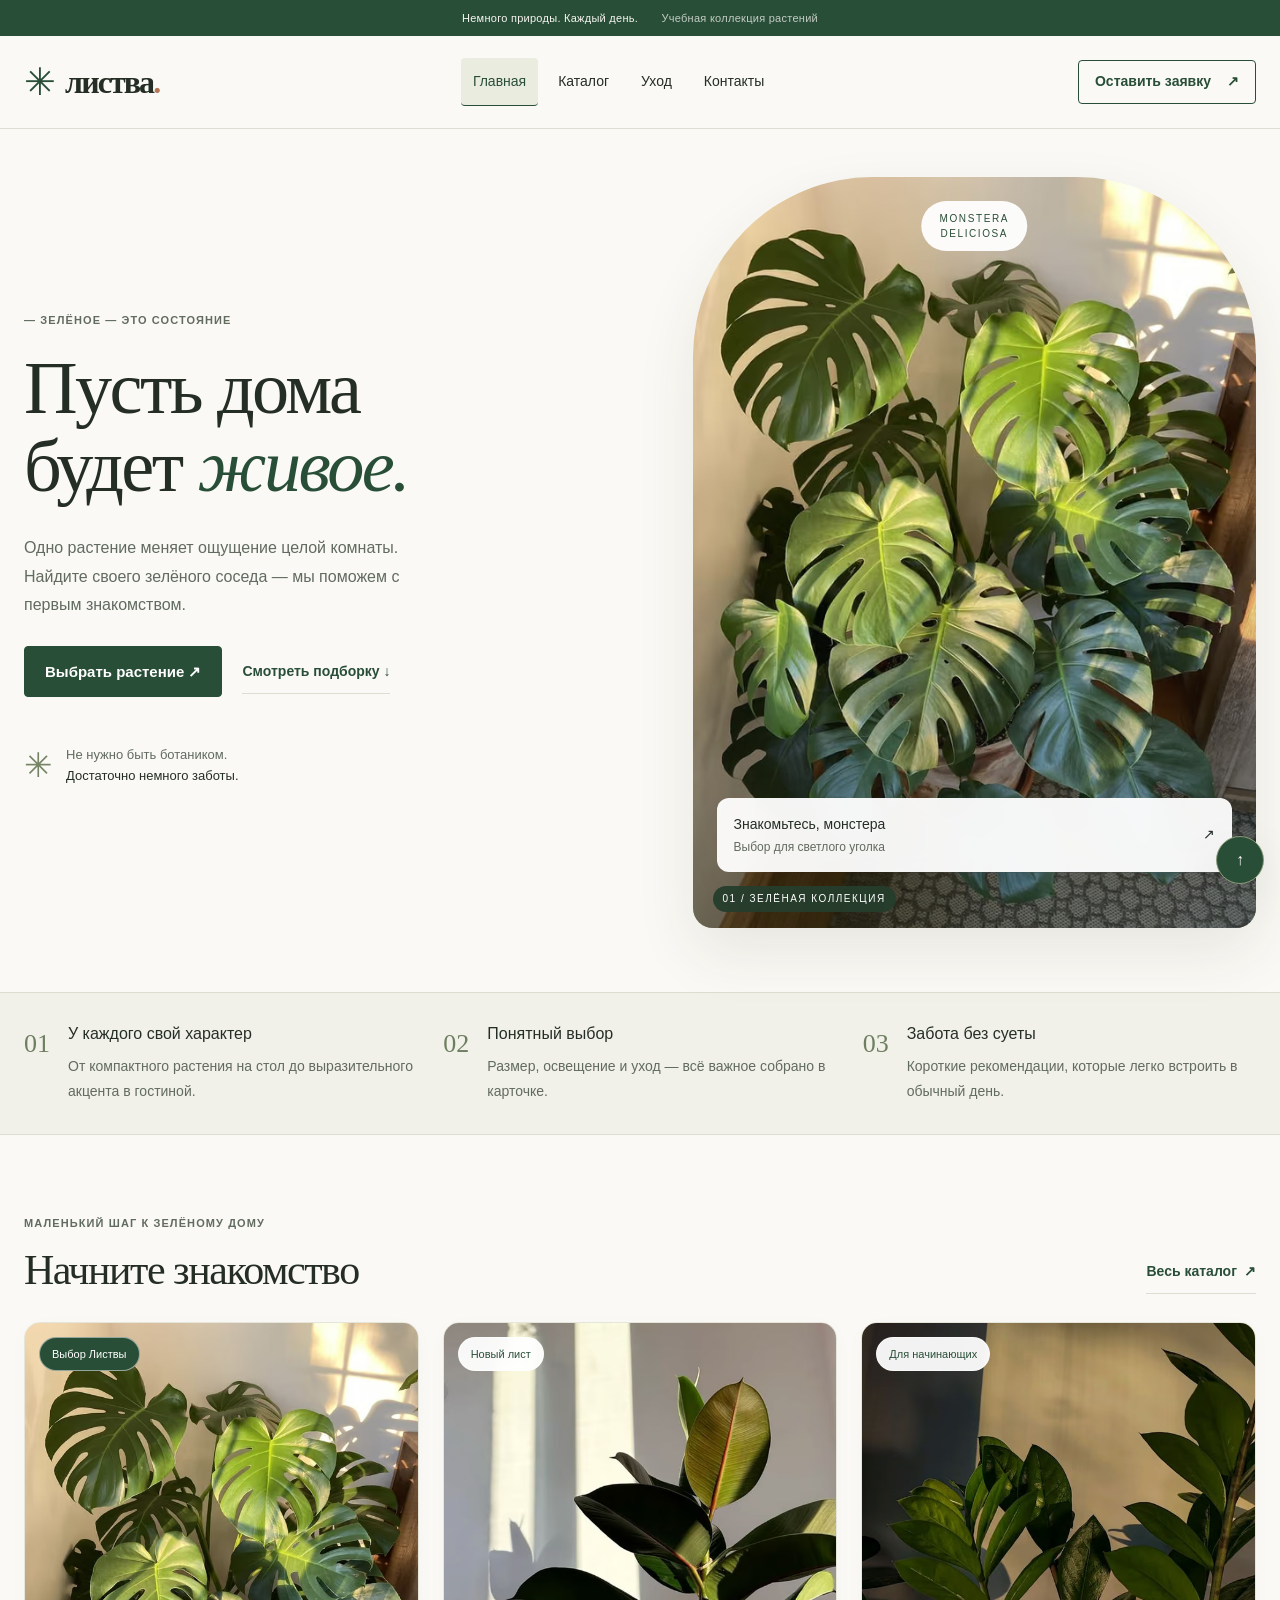
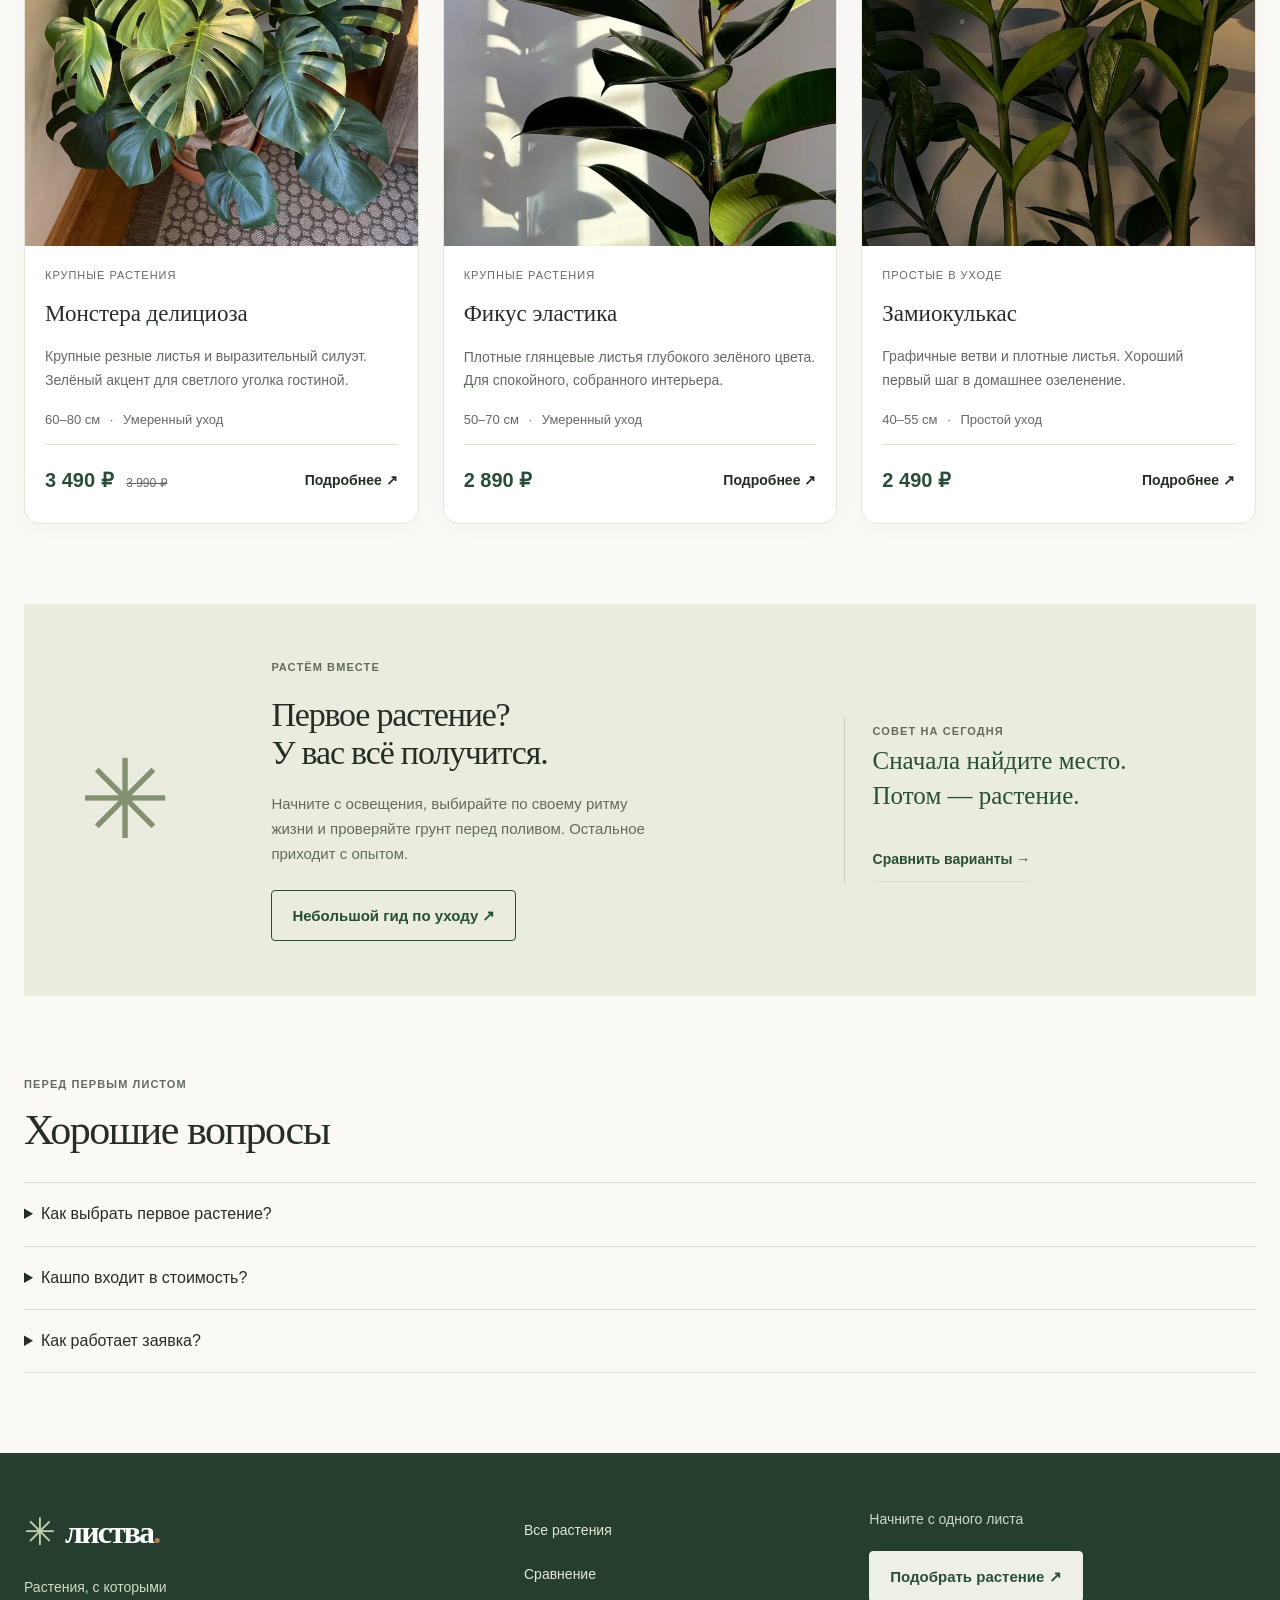
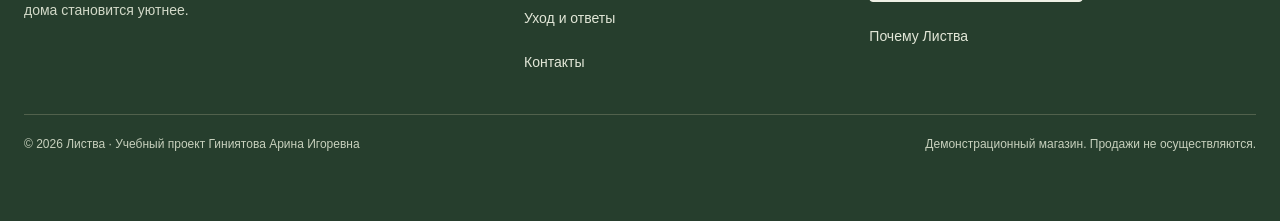
<file: index.html>
<!DOCTYPE html>
<html lang="ru">
<head><meta charset="utf-8"><meta name="viewport" content="width=device-width, initial-scale=1"><title>Растения для вашего дома — Листва</title><meta name="description" content="Листва: учебный магазин комнатных растений. Каталог, рекомендации по уходу и форма заявки."><link rel="icon" href="images/favicon.svg" type="image/svg+xml"><link rel="stylesheet" href="css/style.css"><link rel="stylesheet" href="css/responsive.css"><script src="js/main.js" defer></script>
</head>
<body id="top"><a class="skip-link" href="#main">Перейти к содержимому</a>
<div class="announcement">Немного природы. Каждый день. <span>Учебная коллекция растений</span>
</div>
<header class="site-header">
<div class="container site-header__inner"><a class="brand" href="index.html" aria-label="Листва — на главную"><span class="brand__mark" aria-hidden="true">✳</span> листва<span class="brand__dot">.</span></a>
<nav class="site-nav site-nav--desktop" aria-label="Основная навигация">
<ul class="site-nav__list">
<li><a class="site-nav__link site-nav__link--active" href="index.html" aria-current="page">Главная</a>
</li>
<li><a class="site-nav__link" href="catalog.html">Каталог</a>
</li>
<li><a class="site-nav__link" href="care.html">Уход</a>
</li>
<li><a class="site-nav__link" href="contacts.html">Контакты</a>
</li>
</ul>
</nav>
<details class="site-menu">
<summary><span>Меню</span><span class="site-menu__icon" aria-hidden="true">☰</span>
</summary>
<nav class="site-nav site-nav--mobile" aria-label="Мобильная навигация">
<ul class="site-nav__list">
<li><a class="site-nav__link site-nav__link--active" href="index.html" aria-current="page">Главная</a>
</li>
<li><a class="site-nav__link" href="catalog.html">Каталог</a>
</li>
<li><a class="site-nav__link" href="care.html">Уход</a>
</li>
<li><a class="site-nav__link" href="contacts.html">Контакты</a>
</li>
<li><a class="site-nav__link" href="order.html">Оставить заявку ↗</a>
</li>
</ul>
</nav>
</details><a class="button button--small button--outline" href="order.html">Оставить заявку <span aria-hidden="true">↗</span></a>
</div>
</header>
<main id="main" tabindex="-1">
<section class="hero container">
<div class="hero__content"><p class="eyebrow"><span aria-hidden="true">—</span> Зелёное — это состояние</p><h1>Пусть дома<br>будет <em>живое.</em></h1><p class="hero__description">Одно растение меняет ощущение целой комнаты. Найдите своего зелёного соседа — мы поможем с первым знакомством.</p>
<div class="hero__actions"><a class="button" href="catalog.html">Выбрать растение ↗</a><a class="text-link" href="#popular">Смотреть подборку ↓</a>
</div>
<div class="hero__note"><span class="hero__note-icon" aria-hidden="true">✳</span><p>Не нужно быть ботаником.<br><strong>Достаточно немного заботы.</strong></p>
</div>
</div>
<div class="hero__art"><span class="hero__art-label">MONSTERA<br>DELICIOSA</span>
<picture class="plant-picture"><source type="image/avif" srcset="images/monstera-360.avif 360w, images/monstera-640.avif 640w, images/monstera-750.avif 750w" sizes="(min-width: 1280px) 567px, (min-width: 1024px) 44vw, (min-width: 640px) 500px, calc(100vw - 32px)"><img class="plant-photo" src="images/monstera-640.webp" width="750" height="1000" alt="Монстера делициоза" data-plant-photo="monstera" decoding="async" fetchpriority="high" srcset="images/monstera-360.webp 360w, images/monstera-640.webp 640w, images/monstera-750.webp 750w" sizes="(min-width: 1280px) 567px, (min-width: 1024px) 44vw, (min-width: 640px) 500px, calc(100vw - 32px)">
</picture><a class="hero__plant-label" href="product.html"><span>Знакомьтесь, монстера<small>Выбор для светлого уголка</small></span><span aria-hidden="true">↗</span></a><span class="hero__art-index">01 / ЗЕЛЁНАЯ КОЛЛЕКЦИЯ</span>
</div>
</section>
<section class="advantages" id="advantages">
<div class="container advantages__grid"><h2 class="visually-hidden">Почему Листва</h2>
<article class="advantage"><span class="advantage__number">01</span>
<div><h3>У каждого свой характер</h3><p>От компактного растения на стол до выразительного акцента в гостиной.</p>
</div>
</article>
<article class="advantage"><span class="advantage__number">02</span>
<div><h3>Понятный выбор</h3><p>Размер, освещение и уход — всё важное собрано в карточке.</p>
</div>
</article>
<article class="advantage"><span class="advantage__number">03</span>
<div><h3>Забота без суеты</h3><p>Короткие рекомендации, которые легко встроить в обычный день.</p>
</div>
</article>
</div>
</section>
<section class="section container" id="popular">
<div class="section-heading">
<div><p class="eyebrow">Маленький шаг к зелёному дому</p><h2>Начните знакомство</h2>
</div><a class="text-link" href="catalog.html">Весь каталог <span aria-hidden="true">↗</span></a>
</div>
<div class="product-grid">
<article class="product-card product-card--special"><a class="product-card__image-link" href="product.html">
<picture class="plant-picture"><source type="image/avif" srcset="images/monstera-360.avif 360w, images/monstera-640.avif 640w, images/monstera-750.avif 750w" sizes="(min-width: 1280px) 393px, (min-width: 1024px) 30vw, (min-width: 640px) calc((100vw - 72px) / 2), calc(100vw - 32px)"><img class="plant-photo" src="images/monstera-640.webp" alt="Монстера делициоза" width="750" height="1000" loading="lazy" data-plant-photo="monstera" decoding="async" srcset="images/monstera-360.webp 360w, images/monstera-640.webp 640w, images/monstera-750.webp 750w" sizes="(min-width: 1280px) 393px, (min-width: 1024px) 30vw, (min-width: 640px) calc((100vw - 72px) / 2), calc(100vw - 32px)">
</picture><span class="product-card__badge">Выбор Листвы</span></a>
<div class="product-card__body"><p class="product-card__category">Крупные растения</p><h3 class="product-card__title"><a href="product.html">Монстера делициоза</a></h3><p class="product-card__description">Крупные резные листья и выразительный силуэт. Зелёный акцент для светлого уголка гостиной.</p><p class="product-card__meta">60–80 см <span aria-hidden="true">·</span> Умеренный уход</p>
<div class="product-card__bottom"><p class="product-card__price">3 490 ₽ <del>3 990 ₽</del></p><a class="product-card__more" href="product.html" aria-label="Подробнее: Монстера делициоза">Подробнее ↗</a>
</div>
</div>
</article>
<article class="product-card"><a class="product-card__image-link" href="product-ficus.html">
<picture class="plant-picture"><source type="image/avif" srcset="images/ficus-360.avif 360w, images/ficus-640.avif 640w, images/ficus-736.avif 736w" sizes="(min-width: 1280px) 393px, (min-width: 1024px) 30vw, (min-width: 640px) calc((100vw - 72px) / 2), calc(100vw - 32px)"><img class="plant-photo" src="images/ficus-640.webp" alt="Фикус эластика" width="736" height="1308" loading="lazy" data-plant-photo="ficus" decoding="async" srcset="images/ficus-360.webp 360w, images/ficus-640.webp 640w, images/ficus-736.webp 736w" sizes="(min-width: 1280px) 393px, (min-width: 1024px) 30vw, (min-width: 640px) calc((100vw - 72px) / 2), calc(100vw - 32px)">
</picture><span class="product-card__badge">Новый лист</span></a>
<div class="product-card__body"><p class="product-card__category">Крупные растения</p><h3 class="product-card__title"><a href="product-ficus.html">Фикус эластика</a></h3><p class="product-card__description">Плотные глянцевые листья глубокого зелёного цвета. Для спокойного, собранного интерьера.</p><p class="product-card__meta">50–70 см <span aria-hidden="true">·</span> Умеренный уход</p>
<div class="product-card__bottom"><p class="product-card__price">2 890 ₽ </p><a class="product-card__more" href="product-ficus.html" aria-label="Подробнее: Фикус эластика">Подробнее ↗</a>
</div>
</div>
</article>
<article class="product-card"><a class="product-card__image-link" href="product-zamioculcas.html">
<picture class="plant-picture"><source type="image/avif" srcset="images/zamioculcas-360.avif 360w, images/zamioculcas-640.avif 640w, images/zamioculcas-736.avif 736w" sizes="(min-width: 1280px) 393px, (min-width: 1024px) 30vw, (min-width: 640px) calc((100vw - 72px) / 2), calc(100vw - 32px)"><img class="plant-photo" src="images/zamioculcas-640.webp" alt="Замиокулькас" width="736" height="1308" loading="lazy" data-plant-photo="zamioculcas" decoding="async" srcset="images/zamioculcas-360.webp 360w, images/zamioculcas-640.webp 640w, images/zamioculcas-736.webp 736w" sizes="(min-width: 1280px) 393px, (min-width: 1024px) 30vw, (min-width: 640px) calc((100vw - 72px) / 2), calc(100vw - 32px)">
</picture><span class="product-card__badge">Для начинающих</span></a>
<div class="product-card__body"><p class="product-card__category">Простые в уходе</p><h3 class="product-card__title"><a href="product-zamioculcas.html">Замиокулькас</a></h3><p class="product-card__description">Графичные ветви и плотные листья. Хороший первый шаг в домашнее озеленение.</p><p class="product-card__meta">40–55 см <span aria-hidden="true">·</span> Простой уход</p>
<div class="product-card__bottom"><p class="product-card__price">2 490 ₽ </p><a class="product-card__more" href="product-zamioculcas.html" aria-label="Подробнее: Замиокулькас">Подробнее ↗</a>
</div>
</div>
</article>
</div>
</section>
<section class="care-promo container">
<div class="care-promo__symbol" aria-hidden="true">✳</div>
<div><p class="eyebrow">Растём вместе</p><h2>Первое растение?<br>У вас всё получится.</h2><p>Начните с освещения, выбирайте по своему ритму жизни и проверяйте грунт перед поливом. Остальное приходит с опытом.</p><a class="button button--outline" href="care.html">Небольшой гид по уходу ↗</a>
</div>
<aside class="care-promo__aside"><span class="eyebrow">Совет на сегодня</span><p>Сначала найдите место.<br>Потом — растение.</p><a class="text-link" href="compare.html">Сравнить варианты →</a>
</aside>
</section>
<section class="section container">
<div class="section-heading">
<div><p class="eyebrow">Перед первым листом</p><h2>Хорошие вопросы</h2>
</div>
</div>
<div class="faq">
<details class="faq__item">
<summary>Как выбрать первое растение?</summary><p>Начните с места: оцените освещение, свободное пространство и то, как часто вы готовы проверять грунт. В каталоге есть отдельная подборка растений с простым уходом.</p>
</details>
<details class="faq__item">
<summary>Кашпо входит в стоимость?</summary><p>В демонстрационном каталоге указана цена растения в транспортировочном горшке. Декоративное кашпо на фотографии показано как пример оформления.</p>
</details>
<details class="faq__item">
<summary>Как работает заявка?</summary><p>Выберите растение и заполните форму. Это учебный сайт: данные никуда не отправляются, реальный заказ и оплата не создаются.</p>
</details>
</div>
</section>
</main>
<footer class="site-footer" id="contacts">
<div class="container site-footer__grid">
<div><a class="brand brand--light" href="index.html"><span class="brand__mark" aria-hidden="true">✳</span> листва<span class="brand__dot">.</span></a><p>Растения, с которыми<br>дома становится уютнее.</p>
</div>
<nav aria-label="Навигация в подвале"><a href="catalog.html">Все растения</a><a href="compare.html">Сравнение</a><a href="care.html">Уход и ответы</a><a href="contacts.html">Контакты</a>
</nav>
<div><p class="site-footer__title">Начните с одного листа</p><a class="button button--light" href="order.html">Подобрать растение ↗</a><a href="index.html#advantages">Почему Листва</a>
</div>
</div>
<div class="container site-footer__bottom"><span>© 2026 Листва · Учебный проект Гиниятова Арина Игоревна</span><span>Демонстрационный магазин. Продажи не осуществляются.</span>
</div>
</footer><a href="#top" class="back-top" aria-label="Наверх">↑</a>
<dialog class="info-dialog" id="delivery-dialog" aria-labelledby="delivery-title">
<form method="dialog"><button type="submit" class="info-dialog__close" aria-label="Закрыть окно">×</button>
</form><p class="eyebrow">Всё начинается с выбора</p><h2 id="delivery-title">Как получить растение</h2>
<ol class="steps">
<li>Посмотрите каталог и сравните условия ухода.</li>
<li>Откройте форму и выберите растение.</li>
<li>Проверьте заполнение учебной заявки.</li>
</ol><p>Это демонстрация интерфейса. Доставки, оплаты и отправки заявки нет.</p><a class="button" href="order.html">Перейти к заявке ↗</a>
</dialog>
</body>
</html>
</file>
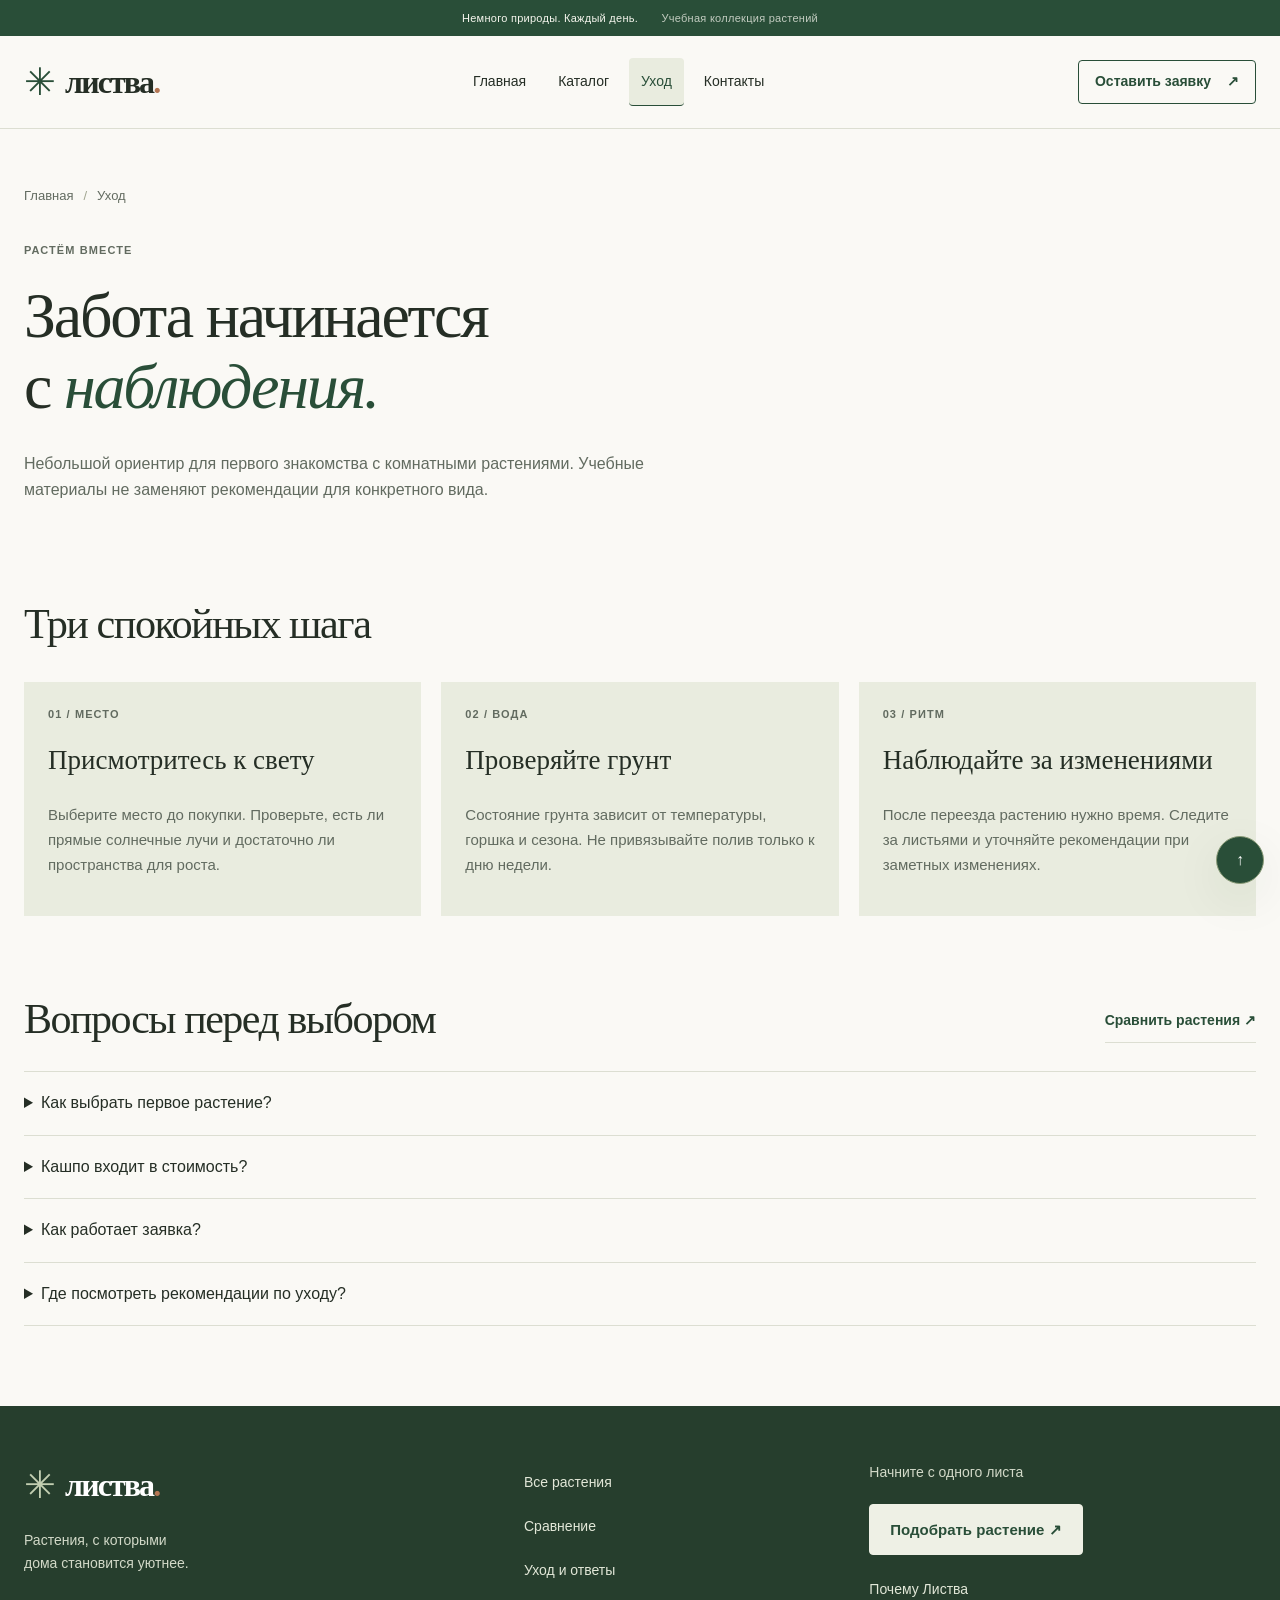
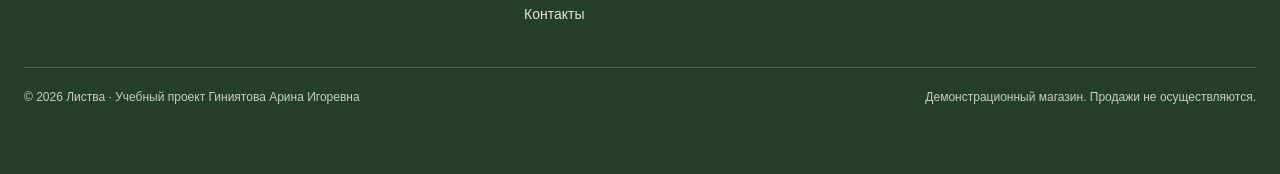
<file: care.html>
<!DOCTYPE html>
<html lang="ru">
<head><meta charset="utf-8"><meta name="viewport" content="width=device-width, initial-scale=1"><title>Уход и ответы — Листва</title><meta name="description" content="Небольшой гид по освещению, поливу и выбору первого растения. Ответы на частые вопросы."><link rel="icon" href="images/favicon.svg" type="image/svg+xml"><link rel="stylesheet" href="css/style.css"><link rel="stylesheet" href="css/responsive.css"><script src="js/main.js" defer></script>
</head>
<body id="top"><a class="skip-link" href="#main">Перейти к содержимому</a>
<div class="announcement">Немного природы. Каждый день. <span>Учебная коллекция растений</span>
</div>
<header class="site-header">
<div class="container site-header__inner"><a class="brand" href="index.html" aria-label="Листва — на главную"><span class="brand__mark" aria-hidden="true">✳</span> листва<span class="brand__dot">.</span></a>
<nav class="site-nav site-nav--desktop" aria-label="Основная навигация">
<ul class="site-nav__list">
<li><a class="site-nav__link" href="index.html">Главная</a>
</li>
<li><a class="site-nav__link" href="catalog.html">Каталог</a>
</li>
<li><a class="site-nav__link site-nav__link--active" href="care.html" aria-current="page">Уход</a>
</li>
<li><a class="site-nav__link" href="contacts.html">Контакты</a>
</li>
</ul>
</nav>
<details class="site-menu">
<summary><span>Меню</span><span class="site-menu__icon" aria-hidden="true">☰</span>
</summary>
<nav class="site-nav site-nav--mobile" aria-label="Мобильная навигация">
<ul class="site-nav__list">
<li><a class="site-nav__link" href="index.html">Главная</a>
</li>
<li><a class="site-nav__link" href="catalog.html">Каталог</a>
</li>
<li><a class="site-nav__link site-nav__link--active" href="care.html" aria-current="page">Уход</a>
</li>
<li><a class="site-nav__link" href="contacts.html">Контакты</a>
</li>
<li><a class="site-nav__link" href="order.html">Оставить заявку ↗</a>
</li>
</ul>
</nav>
</details><a class="button button--small button--outline" href="order.html">Оставить заявку <span aria-hidden="true">↗</span></a>
</div>
</header>
<main id="main" tabindex="-1">
<div class="container section section--top">
<nav aria-label="Хлебные крошки" class="breadcrumbs">
<ol class="breadcrumbs__list">
<li class=""><a href="index.html">Главная</a>
</li>
<li class="" aria-current="page">Уход</li>
</ol>
</nav><p class="eyebrow">Растём вместе</p><h1 class="page-title">Забота начинается<br>с <em>наблюдения.</em></h1><p class="page-intro">Небольшой ориентир для первого знакомства с комнатными растениями. Учебные материалы не заменяют рекомендации для конкретного вида.</p>
<section class="section"><h2>Три спокойных шага</h2>
<div class="guide-grid">
<article class="guide-card"><p class="eyebrow">01 / Место</p><h3>Присмотритесь к свету</h3><p>Выберите место до покупки. Проверьте, есть ли прямые солнечные лучи и достаточно ли пространства для роста.</p>
</article>
<article class="guide-card"><p class="eyebrow">02 / Вода</p><h3>Проверяйте грунт</h3><p>Состояние грунта зависит от температуры, горшка и сезона. Не привязывайте полив только к дню недели.</p>
</article>
<article class="guide-card"><p class="eyebrow">03 / Ритм</p><h3>Наблюдайте за изменениями</h3><p>После переезда растению нужно время. Следите за листьями и уточняйте рекомендации при заметных изменениях.</p>
</article>
</div>
</section>
<section>
<div class="section-heading"><h2>Вопросы перед выбором</h2><a href="compare.html" class="text-link">Сравнить растения ↗</a>
</div>
<div class="faq">
<details class="faq__item">
<summary>Как выбрать первое растение?</summary><p>Начните с места: оцените освещение, свободное пространство и то, как часто вы готовы проверять грунт. В каталоге есть отдельная подборка растений с простым уходом.</p>
</details>
<details class="faq__item">
<summary>Кашпо входит в стоимость?</summary><p>В демонстрационном каталоге указана цена растения в транспортировочном горшке. Декоративное кашпо на фотографии показано как пример оформления.</p>
</details>
<details class="faq__item">
<summary>Как работает заявка?</summary><p>Выберите растение и заполните форму. Это учебный сайт: данные никуда не отправляются, реальный заказ и оплата не создаются.</p>
</details>
<details class="faq__item">
<summary>Где посмотреть рекомендации по уходу?</summary><p>В карточке каждого растения есть краткие рекомендации. Условия зависят от освещения, температуры и сезона: состояние грунта важнее фиксированного расписания.</p>
</details>
</div>
</section>
</div>
</main>
<footer class="site-footer" id="contacts">
<div class="container site-footer__grid">
<div><a class="brand brand--light" href="index.html"><span class="brand__mark" aria-hidden="true">✳</span> листва<span class="brand__dot">.</span></a><p>Растения, с которыми<br>дома становится уютнее.</p>
</div>
<nav aria-label="Навигация в подвале"><a href="catalog.html">Все растения</a><a href="compare.html">Сравнение</a><a href="care.html">Уход и ответы</a><a href="contacts.html">Контакты</a>
</nav>
<div><p class="site-footer__title">Начните с одного листа</p><a class="button button--light" href="order.html">Подобрать растение ↗</a><a href="index.html#advantages">Почему Листва</a>
</div>
</div>
<div class="container site-footer__bottom"><span>© 2026 Листва · Учебный проект Гиниятова Арина Игоревна</span><span>Демонстрационный магазин. Продажи не осуществляются.</span>
</div>
</footer><a href="#top" class="back-top" aria-label="Наверх">↑</a>
<dialog class="info-dialog" id="delivery-dialog" aria-labelledby="delivery-title">
<form method="dialog"><button type="submit" class="info-dialog__close" aria-label="Закрыть окно">×</button>
</form><p class="eyebrow">Всё начинается с выбора</p><h2 id="delivery-title">Как получить растение</h2>
<ol class="steps">
<li>Посмотрите каталог и сравните условия ухода.</li>
<li>Откройте форму и выберите растение.</li>
<li>Проверьте заполнение учебной заявки.</li>
</ol><p>Это демонстрация интерфейса. Доставки, оплаты и отправки заявки нет.</p><a class="button" href="order.html">Перейти к заявке ↗</a>
</dialog>
</body>
</html>
</file>
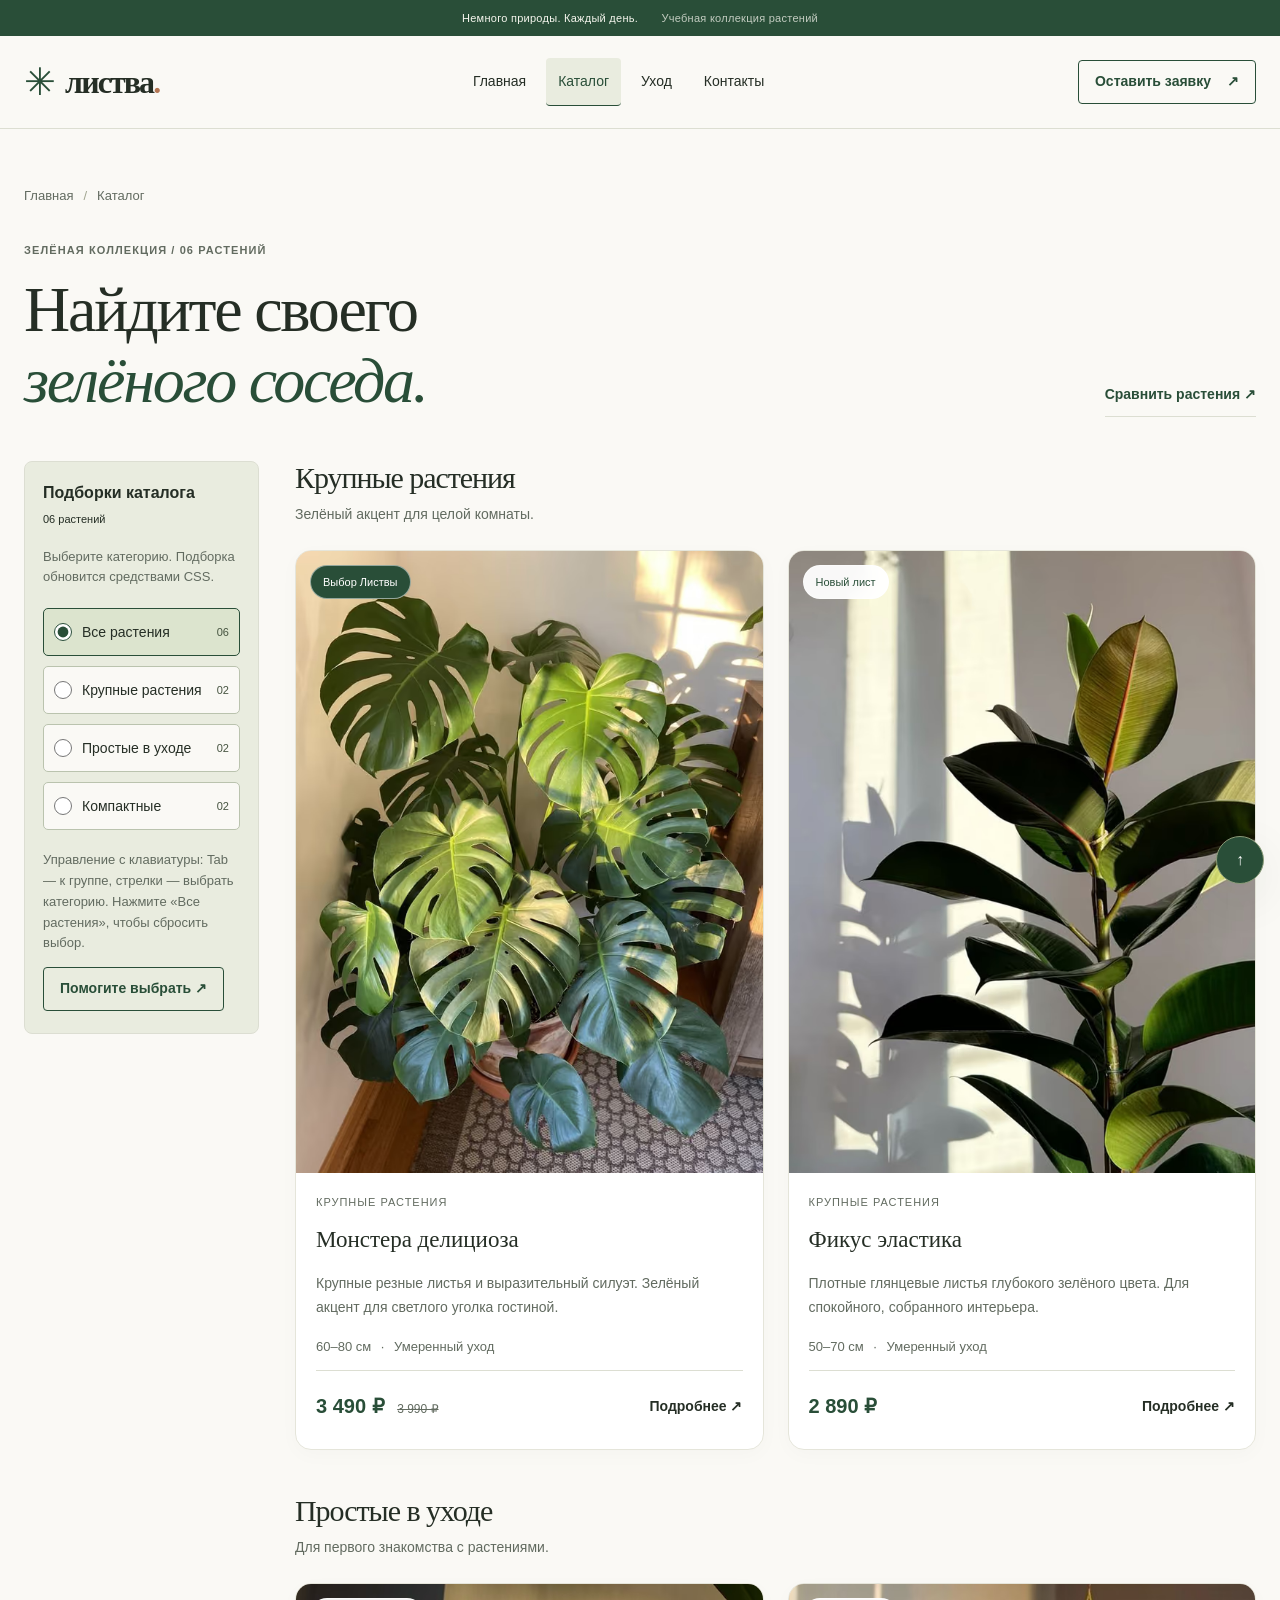
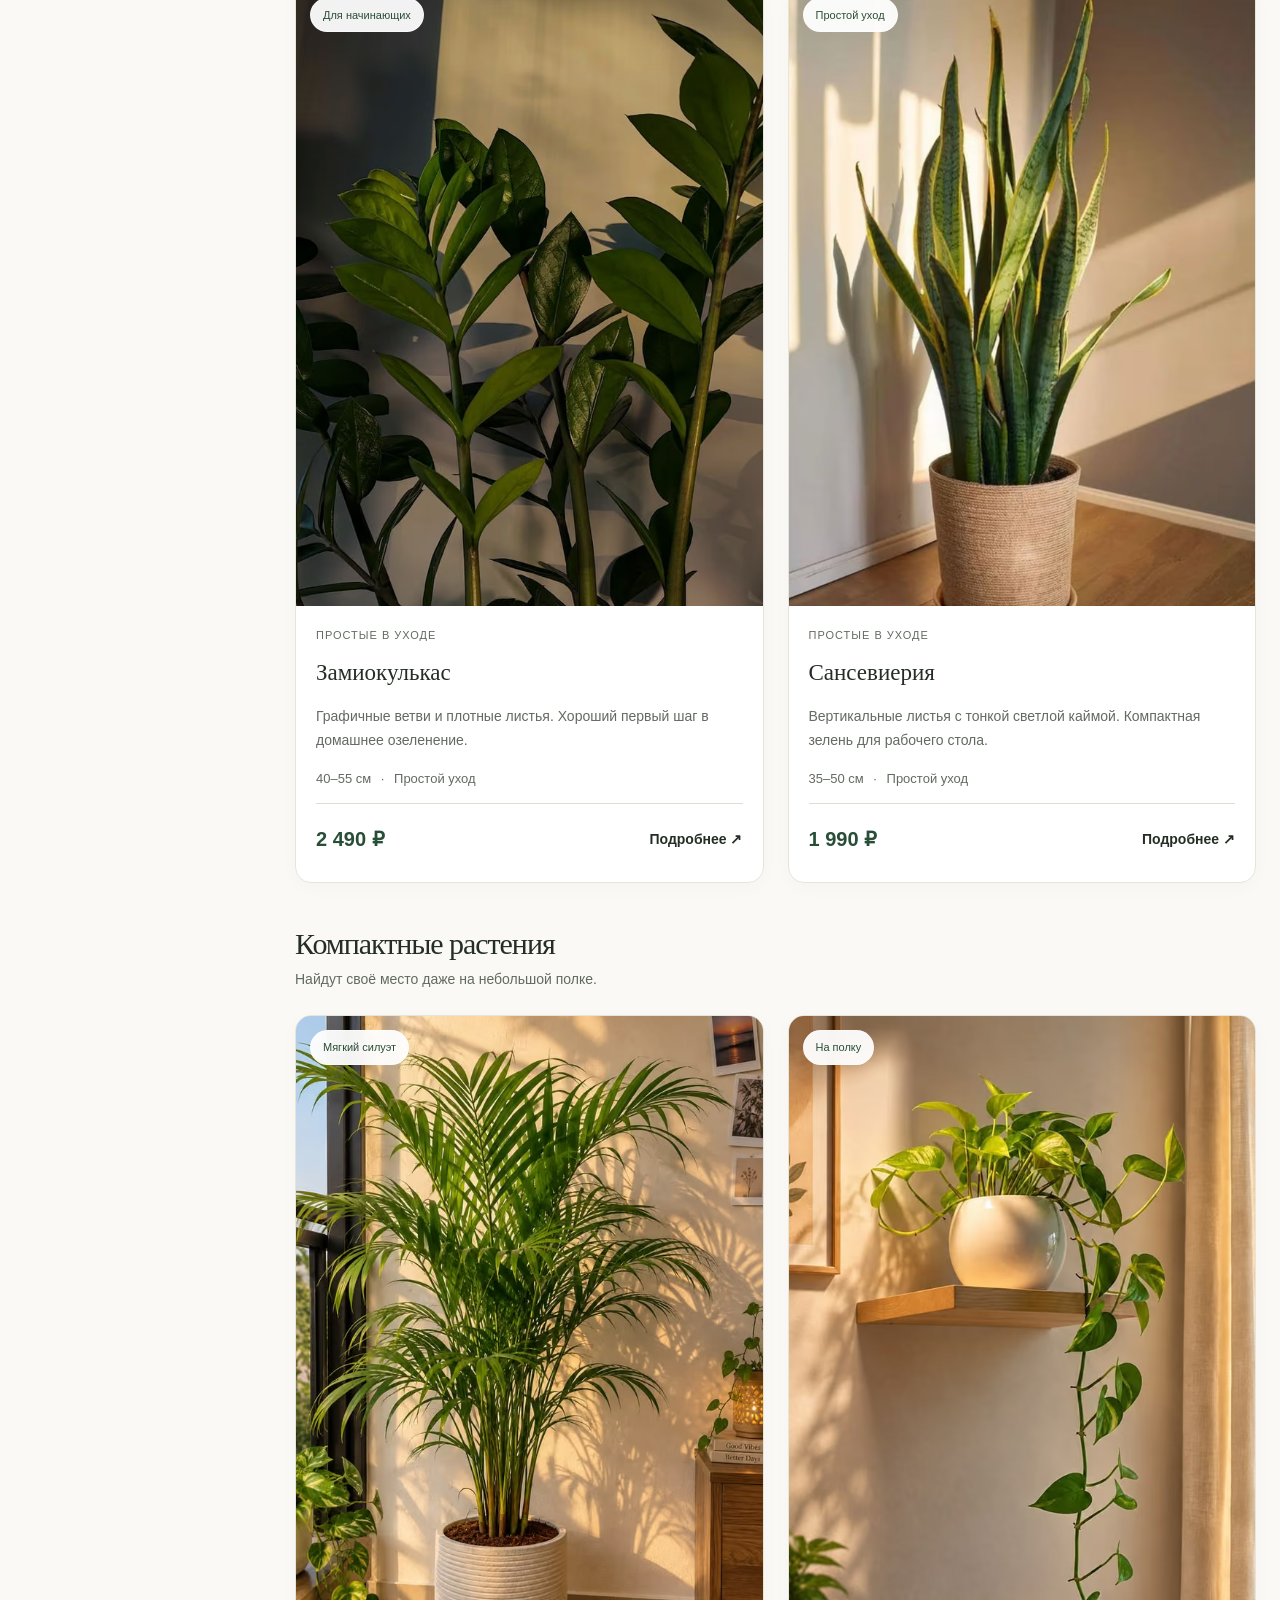
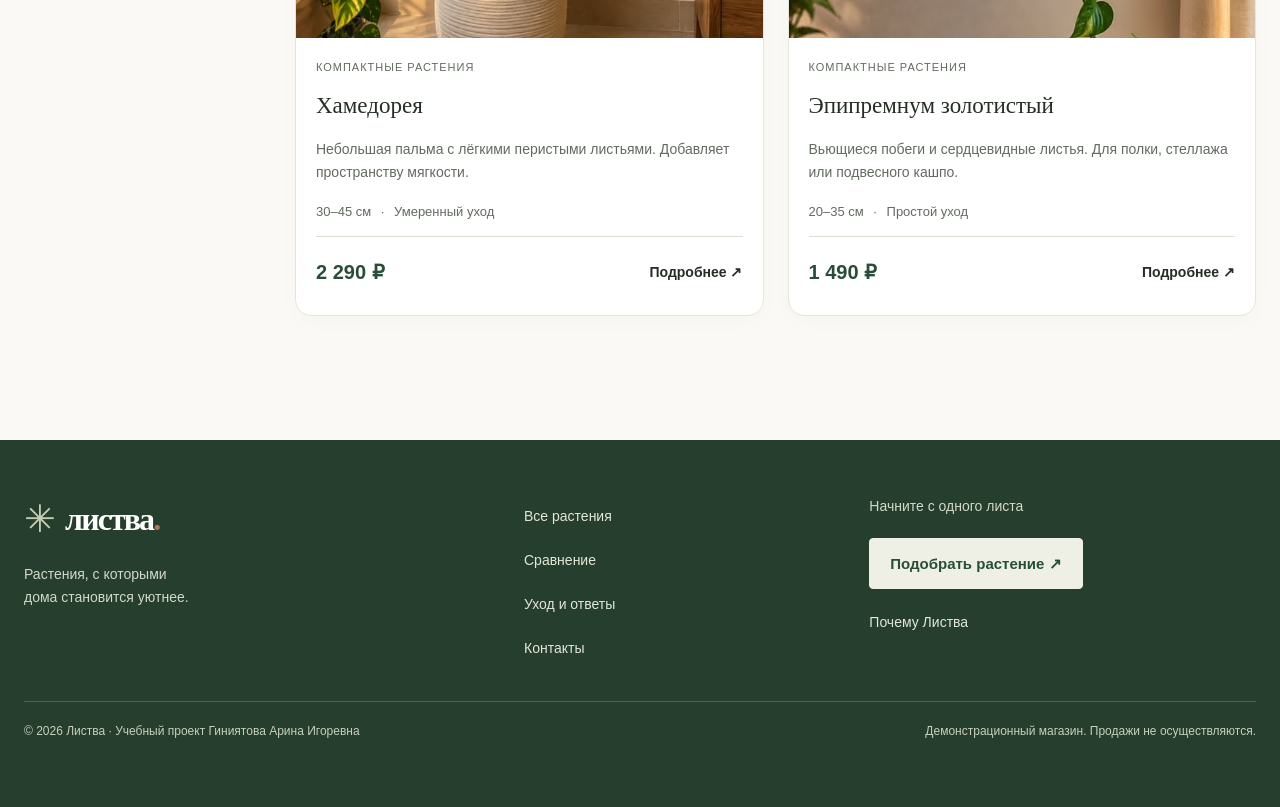
<file: catalog.html>
<!DOCTYPE html>
<html lang="ru">
<head><meta charset="utf-8"><meta name="viewport" content="width=device-width, initial-scale=1"><title>Каталог растений — Листва</title><meta name="description" content="Шесть растений в трёх подборках: крупные, компактные и простые в уходе. Сравните условия и размеры."><link rel="icon" href="images/favicon.svg" type="image/svg+xml"><link rel="stylesheet" href="css/style.css"><link rel="stylesheet" href="css/responsive.css"><script src="js/main.js" defer></script>
</head>
<body id="top"><a class="skip-link" href="#main">Перейти к содержимому</a>
<div class="announcement">Немного природы. Каждый день. <span>Учебная коллекция растений</span>
</div>
<header class="site-header">
<div class="container site-header__inner"><a class="brand" href="index.html" aria-label="Листва — на главную"><span class="brand__mark" aria-hidden="true">✳</span> листва<span class="brand__dot">.</span></a>
<nav class="site-nav site-nav--desktop" aria-label="Основная навигация">
<ul class="site-nav__list">
<li><a class="site-nav__link" href="index.html">Главная</a>
</li>
<li><a class="site-nav__link site-nav__link--active" href="catalog.html" aria-current="page">Каталог</a>
</li>
<li><a class="site-nav__link" href="care.html">Уход</a>
</li>
<li><a class="site-nav__link" href="contacts.html">Контакты</a>
</li>
</ul>
</nav>
<details class="site-menu">
<summary><span>Меню</span><span class="site-menu__icon" aria-hidden="true">☰</span>
</summary>
<nav class="site-nav site-nav--mobile" aria-label="Мобильная навигация">
<ul class="site-nav__list">
<li><a class="site-nav__link" href="index.html">Главная</a>
</li>
<li><a class="site-nav__link site-nav__link--active" href="catalog.html" aria-current="page">Каталог</a>
</li>
<li><a class="site-nav__link" href="care.html">Уход</a>
</li>
<li><a class="site-nav__link" href="contacts.html">Контакты</a>
</li>
<li><a class="site-nav__link" href="order.html">Оставить заявку ↗</a>
</li>
</ul>
</nav>
</details><a class="button button--small button--outline" href="order.html">Оставить заявку <span aria-hidden="true">↗</span></a>
</div>
</header>
<main id="main" tabindex="-1">
<div class="container section section--top">
<nav aria-label="Хлебные крошки" class="breadcrumbs">
<ol class="breadcrumbs__list">
<li class=""><a href="index.html">Главная</a>
</li>
<li class="" aria-current="page">Каталог</li>
</ol>
</nav>
<div class="section-heading">
<div><p class="eyebrow">Зелёная коллекция / 06 растений</p><h1 class="page-title">Найдите своего<br><em>зелёного соседа.</em></h1>
</div><a class="text-link" href="compare.html">Сравнить растения ↗</a>
</div>
<div class="catalog-layout">
<aside class="catalog-filter" aria-labelledby="filter-title"><h2 id="filter-title" class="visually-hidden">Подборки каталога</h2>
<details class="catalog-filter__disclosure" open>
<summary>Подборки каталога <span>06 растений</span>
</summary>
<div class="catalog-filter__content"><p class="catalog-filter__note">Выберите категорию. Подборка обновится средствами CSS.</p>
<fieldset class="catalog-filter__options"><legend class="visually-hidden">Категория растений</legend><label class="catalog-filter__option" for="filter-all"><input id="filter-all" type="radio" name="category" value="all" checked><span>Все растения</span><small>06</small></label><label class="catalog-filter__option" for="filter-large"><input id="filter-large" type="radio" name="category" value="large"><span>Крупные растения</span><small>02</small></label><label class="catalog-filter__option" for="filter-easy"><input id="filter-easy" type="radio" name="category" value="easy"><span>Простые в уходе</span><small>02</small></label><label class="catalog-filter__option" for="filter-compact"><input id="filter-compact" type="radio" name="category" value="compact"><span>Компактные</span><small>02</small></label>
</fieldset><p class="catalog-filter__note">Управление с клавиатуры: Tab — к группе, стрелки — выбрать категорию. Нажмите «Все растения», чтобы сбросить выбор.</p><a class="button button--outline button--small" href="care.html">Помогите выбрать ↗</a>
</div>
</details>
</aside>
<div>
<section class="catalog-section" id="large">
<div class="catalog-section__heading"><h2>Крупные растения</h2><p>Зелёный акцент для целой комнаты.</p>
</div>
<div class="product-grid product-grid--two">
<article class="product-card product-card--special"><a class="product-card__image-link" href="product.html">
<picture class="plant-picture"><source type="image/avif" srcset="images/monstera-360.avif 360w, images/monstera-640.avif 640w, images/monstera-750.avif 750w" sizes="(min-width: 1280px) 470px, (min-width: 1024px) 34vw, (min-width: 640px) calc((100vw - 72px) / 2), calc(100vw - 32px)"><img class="plant-photo" src="images/monstera-640.webp" alt="Монстера делициоза" width="750" height="1000" loading="lazy" decoding="async" data-plant-photo="monstera" srcset="images/monstera-360.webp 360w, images/monstera-640.webp 640w, images/monstera-750.webp 750w" sizes="(min-width: 1280px) 470px, (min-width: 1024px) 34vw, (min-width: 640px) calc((100vw - 72px) / 2), calc(100vw - 32px)">
</picture><span class="product-card__badge">Выбор Листвы</span></a>
<div class="product-card__body"><p class="product-card__category">Крупные растения</p><h3 class="product-card__title"><a href="product.html">Монстера делициоза</a></h3><p class="product-card__description">Крупные резные листья и выразительный силуэт. Зелёный акцент для светлого уголка гостиной.</p><p class="product-card__meta">60–80 см <span aria-hidden="true">·</span> Умеренный уход</p>
<div class="product-card__bottom"><p class="product-card__price">3 490 ₽ <del>3 990 ₽</del></p><a class="product-card__more" href="product.html" aria-label="Подробнее: Монстера делициоза">Подробнее ↗</a>
</div>
</div>
</article>
<article class="product-card"><a class="product-card__image-link" href="product-ficus.html">
<picture class="plant-picture"><source type="image/avif" srcset="images/ficus-360.avif 360w, images/ficus-640.avif 640w, images/ficus-736.avif 736w" sizes="(min-width: 1280px) 470px, (min-width: 1024px) 34vw, (min-width: 640px) calc((100vw - 72px) / 2), calc(100vw - 32px)"><img class="plant-photo" src="images/ficus-640.webp" alt="Фикус эластика" width="736" height="1308" loading="lazy" decoding="async" data-plant-photo="ficus" srcset="images/ficus-360.webp 360w, images/ficus-640.webp 640w, images/ficus-736.webp 736w" sizes="(min-width: 1280px) 470px, (min-width: 1024px) 34vw, (min-width: 640px) calc((100vw - 72px) / 2), calc(100vw - 32px)">
</picture><span class="product-card__badge">Новый лист</span></a>
<div class="product-card__body"><p class="product-card__category">Крупные растения</p><h3 class="product-card__title"><a href="product-ficus.html">Фикус эластика</a></h3><p class="product-card__description">Плотные глянцевые листья глубокого зелёного цвета. Для спокойного, собранного интерьера.</p><p class="product-card__meta">50–70 см <span aria-hidden="true">·</span> Умеренный уход</p>
<div class="product-card__bottom"><p class="product-card__price">2 890 ₽ </p><a class="product-card__more" href="product-ficus.html" aria-label="Подробнее: Фикус эластика">Подробнее ↗</a>
</div>
</div>
</article>
</div>
</section>
<section class="catalog-section" id="easy">
<div class="catalog-section__heading"><h2>Простые в уходе</h2><p>Для первого знакомства с растениями.</p>
</div>
<div class="product-grid product-grid--two">
<article class="product-card"><a class="product-card__image-link" href="product-zamioculcas.html">
<picture class="plant-picture"><source type="image/avif" srcset="images/zamioculcas-360.avif 360w, images/zamioculcas-640.avif 640w, images/zamioculcas-736.avif 736w" sizes="(min-width: 1280px) 470px, (min-width: 1024px) 34vw, (min-width: 640px) calc((100vw - 72px) / 2), calc(100vw - 32px)"><img class="plant-photo" src="images/zamioculcas-640.webp" alt="Замиокулькас" width="736" height="1308" loading="lazy" decoding="async" data-plant-photo="zamioculcas" srcset="images/zamioculcas-360.webp 360w, images/zamioculcas-640.webp 640w, images/zamioculcas-736.webp 736w" sizes="(min-width: 1280px) 470px, (min-width: 1024px) 34vw, (min-width: 640px) calc((100vw - 72px) / 2), calc(100vw - 32px)">
</picture><span class="product-card__badge">Для начинающих</span></a>
<div class="product-card__body"><p class="product-card__category">Простые в уходе</p><h3 class="product-card__title"><a href="product-zamioculcas.html">Замиокулькас</a></h3><p class="product-card__description">Графичные ветви и плотные листья. Хороший первый шаг в домашнее озеленение.</p><p class="product-card__meta">40–55 см <span aria-hidden="true">·</span> Простой уход</p>
<div class="product-card__bottom"><p class="product-card__price">2 490 ₽ </p><a class="product-card__more" href="product-zamioculcas.html" aria-label="Подробнее: Замиокулькас">Подробнее ↗</a>
</div>
</div>
</article>
<article class="product-card"><a class="product-card__image-link" href="product-sansevieria.html">
<picture class="plant-picture"><source type="image/avif" srcset="images/sansevieria-360.avif 360w, images/sansevieria-640.avif 640w, images/sansevieria-736.avif 736w" sizes="(min-width: 1280px) 470px, (min-width: 1024px) 34vw, (min-width: 640px) calc((100vw - 72px) / 2), calc(100vw - 32px)"><img class="plant-photo" src="images/sansevieria-640.webp" alt="Сансевиерия" width="736" height="1127" loading="lazy" decoding="async" data-plant-photo="sansevieria" srcset="images/sansevieria-360.webp 360w, images/sansevieria-640.webp 640w, images/sansevieria-736.webp 736w" sizes="(min-width: 1280px) 470px, (min-width: 1024px) 34vw, (min-width: 640px) calc((100vw - 72px) / 2), calc(100vw - 32px)">
</picture><span class="product-card__badge">Простой уход</span></a>
<div class="product-card__body"><p class="product-card__category">Простые в уходе</p><h3 class="product-card__title"><a href="product-sansevieria.html">Сансевиерия</a></h3><p class="product-card__description">Вертикальные листья с тонкой светлой каймой. Компактная зелень для рабочего стола.</p><p class="product-card__meta">35–50 см <span aria-hidden="true">·</span> Простой уход</p>
<div class="product-card__bottom"><p class="product-card__price">1 990 ₽ </p><a class="product-card__more" href="product-sansevieria.html" aria-label="Подробнее: Сансевиерия">Подробнее ↗</a>
</div>
</div>
</article>
</div>
</section>
<section class="catalog-section" id="compact">
<div class="catalog-section__heading"><h2>Компактные растения</h2><p>Найдут своё место даже на небольшой полке.</p>
</div>
<div class="product-grid product-grid--two">
<article class="product-card"><a class="product-card__image-link" href="product-palm.html">
<picture class="plant-picture"><source type="image/avif" srcset="images/palm-360.avif 360w, images/palm-640.avif 640w, images/palm-736.avif 736w" sizes="(min-width: 1280px) 470px, (min-width: 1024px) 34vw, (min-width: 640px) calc((100vw - 72px) / 2), calc(100vw - 32px)"><img class="plant-photo" src="images/palm-640.webp" alt="Хамедорея" width="736" height="1104" loading="lazy" decoding="async" data-plant-photo="palm" srcset="images/palm-360.webp 360w, images/palm-640.webp 640w, images/palm-736.webp 736w" sizes="(min-width: 1280px) 470px, (min-width: 1024px) 34vw, (min-width: 640px) calc((100vw - 72px) / 2), calc(100vw - 32px)">
</picture><span class="product-card__badge">Мягкий силуэт</span></a>
<div class="product-card__body"><p class="product-card__category">Компактные растения</p><h3 class="product-card__title"><a href="product-palm.html">Хамедорея</a></h3><p class="product-card__description">Небольшая пальма с лёгкими перистыми листьями. Добавляет пространству мягкости.</p><p class="product-card__meta">30–45 см <span aria-hidden="true">·</span> Умеренный уход</p>
<div class="product-card__bottom"><p class="product-card__price">2 290 ₽ </p><a class="product-card__more" href="product-palm.html" aria-label="Подробнее: Хамедорея">Подробнее ↗</a>
</div>
</div>
</article>
<article class="product-card"><a class="product-card__image-link" href="product-pothos.html">
<picture class="plant-picture"><source type="image/avif" srcset="images/pothos-360.avif 360w, images/pothos-640.avif 640w, images/pothos-736.avif 736w" sizes="(min-width: 1280px) 470px, (min-width: 1024px) 34vw, (min-width: 640px) calc((100vw - 72px) / 2), calc(100vw - 32px)"><img class="plant-photo" src="images/pothos-640.webp" alt="Эпипремнум золотистый" width="736" height="1307" loading="lazy" decoding="async" data-plant-photo="pothos" srcset="images/pothos-360.webp 360w, images/pothos-640.webp 640w, images/pothos-736.webp 736w" sizes="(min-width: 1280px) 470px, (min-width: 1024px) 34vw, (min-width: 640px) calc((100vw - 72px) / 2), calc(100vw - 32px)">
</picture><span class="product-card__badge">На полку</span></a>
<div class="product-card__body"><p class="product-card__category">Компактные растения</p><h3 class="product-card__title"><a href="product-pothos.html">Эпипремнум золотистый</a></h3><p class="product-card__description">Вьющиеся побеги и сердцевидные листья. Для полки, стеллажа или подвесного кашпо.</p><p class="product-card__meta">20–35 см <span aria-hidden="true">·</span> Простой уход</p>
<div class="product-card__bottom"><p class="product-card__price">1 490 ₽ </p><a class="product-card__more" href="product-pothos.html" aria-label="Подробнее: Эпипремнум золотистый">Подробнее ↗</a>
</div>
</div>
</article>
</div>
</section>
</div>
</div>
</div>
</main>
<footer class="site-footer" id="contacts">
<div class="container site-footer__grid">
<div><a class="brand brand--light" href="index.html"><span class="brand__mark" aria-hidden="true">✳</span> листва<span class="brand__dot">.</span></a><p>Растения, с которыми<br>дома становится уютнее.</p>
</div>
<nav aria-label="Навигация в подвале"><a href="catalog.html">Все растения</a><a href="compare.html">Сравнение</a><a href="care.html">Уход и ответы</a><a href="contacts.html">Контакты</a>
</nav>
<div><p class="site-footer__title">Начните с одного листа</p><a class="button button--light" href="order.html">Подобрать растение ↗</a><a href="index.html#advantages">Почему Листва</a>
</div>
</div>
<div class="container site-footer__bottom"><span>© 2026 Листва · Учебный проект Гиниятова Арина Игоревна</span><span>Демонстрационный магазин. Продажи не осуществляются.</span>
</div>
</footer><a href="#top" class="back-top" aria-label="Наверх">↑</a>
<dialog class="info-dialog" id="delivery-dialog" aria-labelledby="delivery-title">
<form method="dialog"><button type="submit" class="info-dialog__close" aria-label="Закрыть окно">×</button>
</form><p class="eyebrow">Всё начинается с выбора</p><h2 id="delivery-title">Как получить растение</h2>
<ol class="steps">
<li>Посмотрите каталог и сравните условия ухода.</li>
<li>Откройте форму и выберите растение.</li>
<li>Проверьте заполнение учебной заявки.</li>
</ol><p>Это демонстрация интерфейса. Доставки, оплаты и отправки заявки нет.</p><a class="button" href="order.html">Перейти к заявке ↗</a>
</dialog>
</body>
</html>
</file>
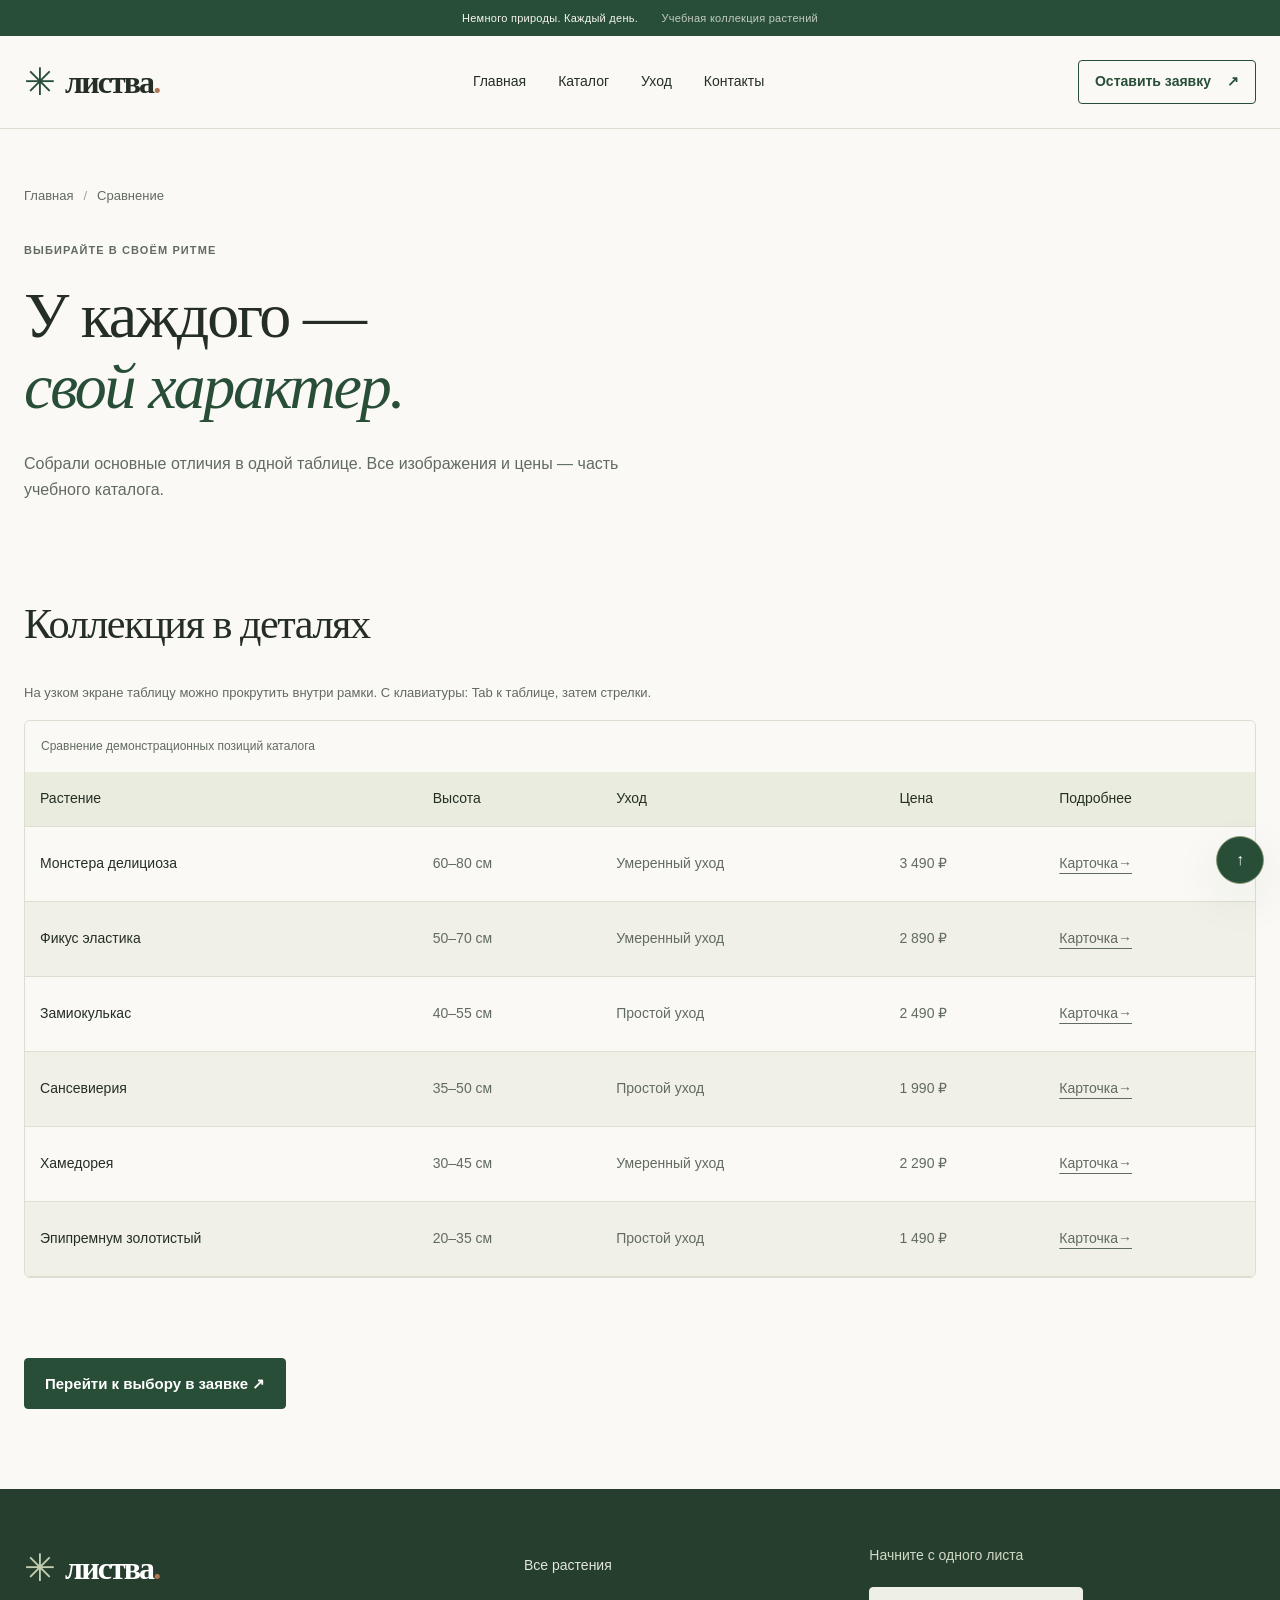
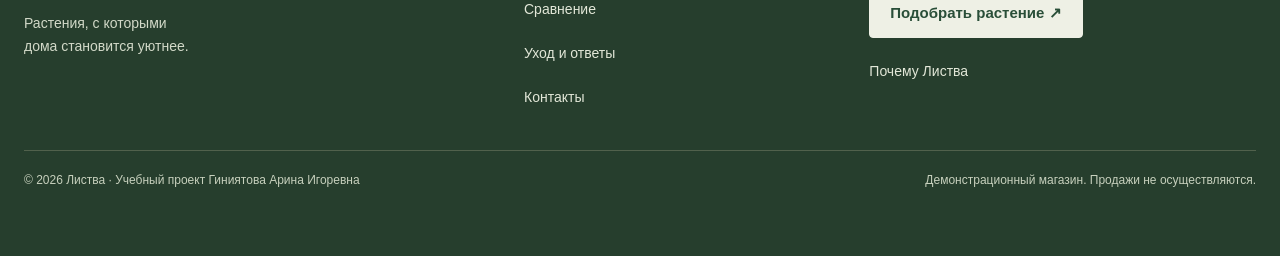
<file: compare.html>
<!DOCTYPE html>
<html lang="ru">
<head><meta charset="utf-8"><meta name="viewport" content="width=device-width, initial-scale=1"><title>Сравнение растений — Листва</title><meta name="description" content="Сравните высоту, уход и демонстрационные цены шести комнатных растений."><link rel="icon" href="images/favicon.svg" type="image/svg+xml"><link rel="stylesheet" href="css/style.css"><link rel="stylesheet" href="css/responsive.css"><script src="js/main.js" defer></script>
</head>
<body id="top"><a class="skip-link" href="#main">Перейти к содержимому</a>
<div class="announcement">Немного природы. Каждый день. <span>Учебная коллекция растений</span>
</div>
<header class="site-header">
<div class="container site-header__inner"><a class="brand" href="index.html" aria-label="Листва — на главную"><span class="brand__mark" aria-hidden="true">✳</span> листва<span class="brand__dot">.</span></a>
<nav class="site-nav site-nav--desktop" aria-label="Основная навигация">
<ul class="site-nav__list">
<li><a class="site-nav__link" href="index.html">Главная</a>
</li>
<li><a class="site-nav__link" href="catalog.html">Каталог</a>
</li>
<li><a class="site-nav__link" href="care.html">Уход</a>
</li>
<li><a class="site-nav__link" href="contacts.html">Контакты</a>
</li>
</ul>
</nav>
<details class="site-menu">
<summary><span>Меню</span><span class="site-menu__icon" aria-hidden="true">☰</span>
</summary>
<nav class="site-nav site-nav--mobile" aria-label="Мобильная навигация">
<ul class="site-nav__list">
<li><a class="site-nav__link" href="index.html">Главная</a>
</li>
<li><a class="site-nav__link" href="catalog.html">Каталог</a>
</li>
<li><a class="site-nav__link" href="care.html">Уход</a>
</li>
<li><a class="site-nav__link" href="contacts.html">Контакты</a>
</li>
<li><a class="site-nav__link" href="order.html">Оставить заявку ↗</a>
</li>
</ul>
</nav>
</details><a class="button button--small button--outline" href="order.html">Оставить заявку <span aria-hidden="true">↗</span></a>
</div>
</header>
<main id="main" tabindex="-1">
<div class="container section section--top">
<nav aria-label="Хлебные крошки" class="breadcrumbs">
<ol class="breadcrumbs__list">
<li class=""><a href="index.html">Главная</a>
</li>
<li class="" aria-current="page">Сравнение</li>
</ol>
</nav><p class="eyebrow">Выбирайте в своём ритме</p><h1 class="page-title">У каждого —<br><em>свой характер.</em></h1><p class="page-intro">Собрали основные отличия в одной таблице. Все изображения и цены — часть учебного каталога.</p>
<section class="section"><h2>Коллекция в деталях</h2><p class="table-hint">На узком экране таблицу можно прокрутить внутри рамки. С клавиатуры: Tab к таблице, затем стрелки.</p>
<div class="specifications" tabindex="0" role="region" aria-label="Сравнение демонстрационных позиций каталога">
<table class="specifications__table"><caption>Сравнение демонстрационных позиций каталога</caption>
<thead>
<tr><th scope="col">Растение</th><th scope="col">Высота</th><th scope="col">Уход</th><th scope="col">Цена</th><th scope="col">Подробнее</th>
</tr>
</thead>
<tbody>
<tr><th scope="row">Монстера делициоза</th><td>60–80 см</td><td>Умеренный уход</td><td>3 490 ₽</td><td><a href="product.html">Карточка<span class="visually-hidden">: Монстера делициоза</span> →</a></td>
</tr>
<tr><th scope="row">Фикус эластика</th><td>50–70 см</td><td>Умеренный уход</td><td>2 890 ₽</td><td><a href="product-ficus.html">Карточка<span class="visually-hidden">: Фикус эластика</span> →</a></td>
</tr>
<tr><th scope="row">Замиокулькас</th><td>40–55 см</td><td>Простой уход</td><td>2 490 ₽</td><td><a href="product-zamioculcas.html">Карточка<span class="visually-hidden">: Замиокулькас</span> →</a></td>
</tr>
<tr><th scope="row">Сансевиерия</th><td>35–50 см</td><td>Простой уход</td><td>1 990 ₽</td><td><a href="product-sansevieria.html">Карточка<span class="visually-hidden">: Сансевиерия</span> →</a></td>
</tr>
<tr><th scope="row">Хамедорея</th><td>30–45 см</td><td>Умеренный уход</td><td>2 290 ₽</td><td><a href="product-palm.html">Карточка<span class="visually-hidden">: Хамедорея</span> →</a></td>
</tr>
<tr><th scope="row">Эпипремнум золотистый</th><td>20–35 см</td><td>Простой уход</td><td>1 490 ₽</td><td><a href="product-pothos.html">Карточка<span class="visually-hidden">: Эпипремнум золотистый</span> →</a></td>
</tr>
</tbody>
</table>
</div>
</section><a href="order.html" class="button">Перейти к выбору в заявке ↗</a>
</div>
</main>
<footer class="site-footer" id="contacts">
<div class="container site-footer__grid">
<div><a class="brand brand--light" href="index.html"><span class="brand__mark" aria-hidden="true">✳</span> листва<span class="brand__dot">.</span></a><p>Растения, с которыми<br>дома становится уютнее.</p>
</div>
<nav aria-label="Навигация в подвале"><a href="catalog.html">Все растения</a><a href="compare.html">Сравнение</a><a href="care.html">Уход и ответы</a><a href="contacts.html">Контакты</a>
</nav>
<div><p class="site-footer__title">Начните с одного листа</p><a class="button button--light" href="order.html">Подобрать растение ↗</a><a href="index.html#advantages">Почему Листва</a>
</div>
</div>
<div class="container site-footer__bottom"><span>© 2026 Листва · Учебный проект Гиниятова Арина Игоревна</span><span>Демонстрационный магазин. Продажи не осуществляются.</span>
</div>
</footer><a href="#top" class="back-top" aria-label="Наверх">↑</a>
<dialog class="info-dialog" id="delivery-dialog" aria-labelledby="delivery-title">
<form method="dialog"><button type="submit" class="info-dialog__close" aria-label="Закрыть окно">×</button>
</form><p class="eyebrow">Всё начинается с выбора</p><h2 id="delivery-title">Как получить растение</h2>
<ol class="steps">
<li>Посмотрите каталог и сравните условия ухода.</li>
<li>Откройте форму и выберите растение.</li>
<li>Проверьте заполнение учебной заявки.</li>
</ol><p>Это демонстрация интерфейса. Доставки, оплаты и отправки заявки нет.</p><a class="button" href="order.html">Перейти к заявке ↗</a>
</dialog>
</body>
</html>
</file>
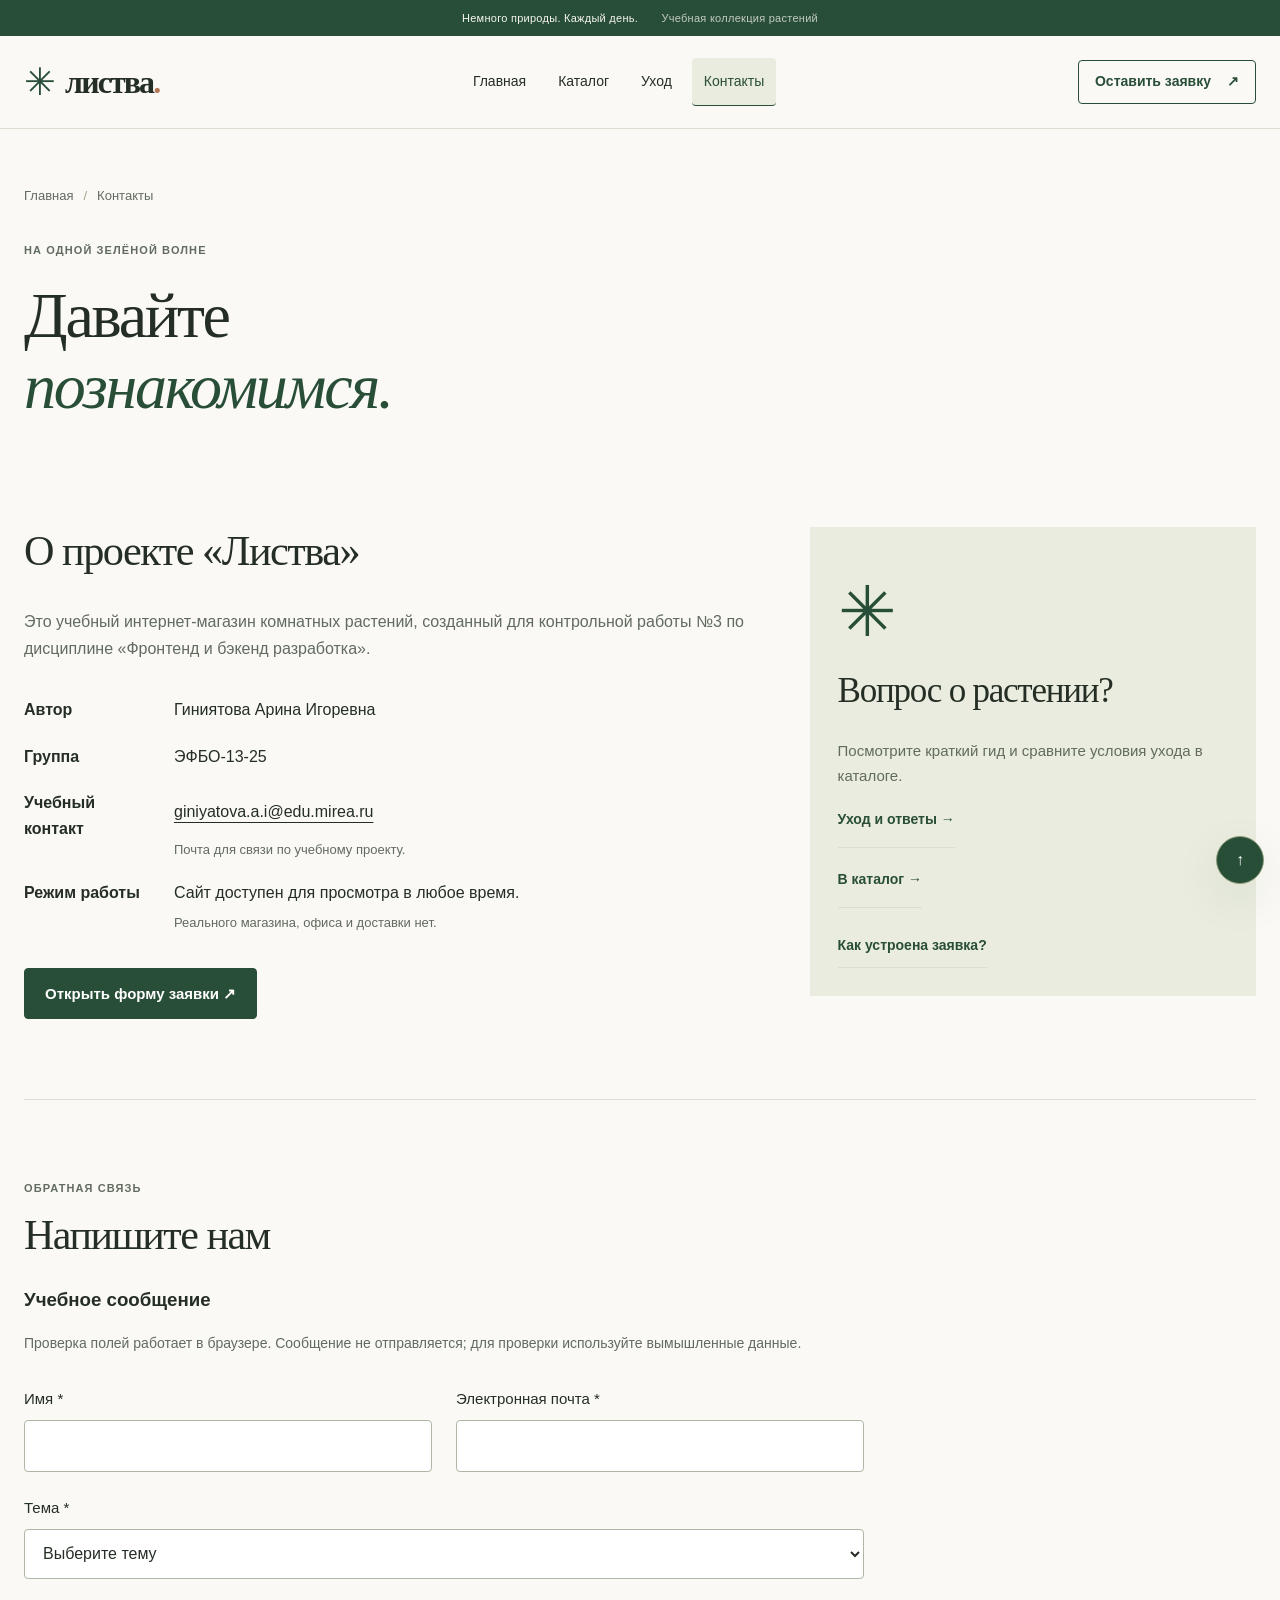
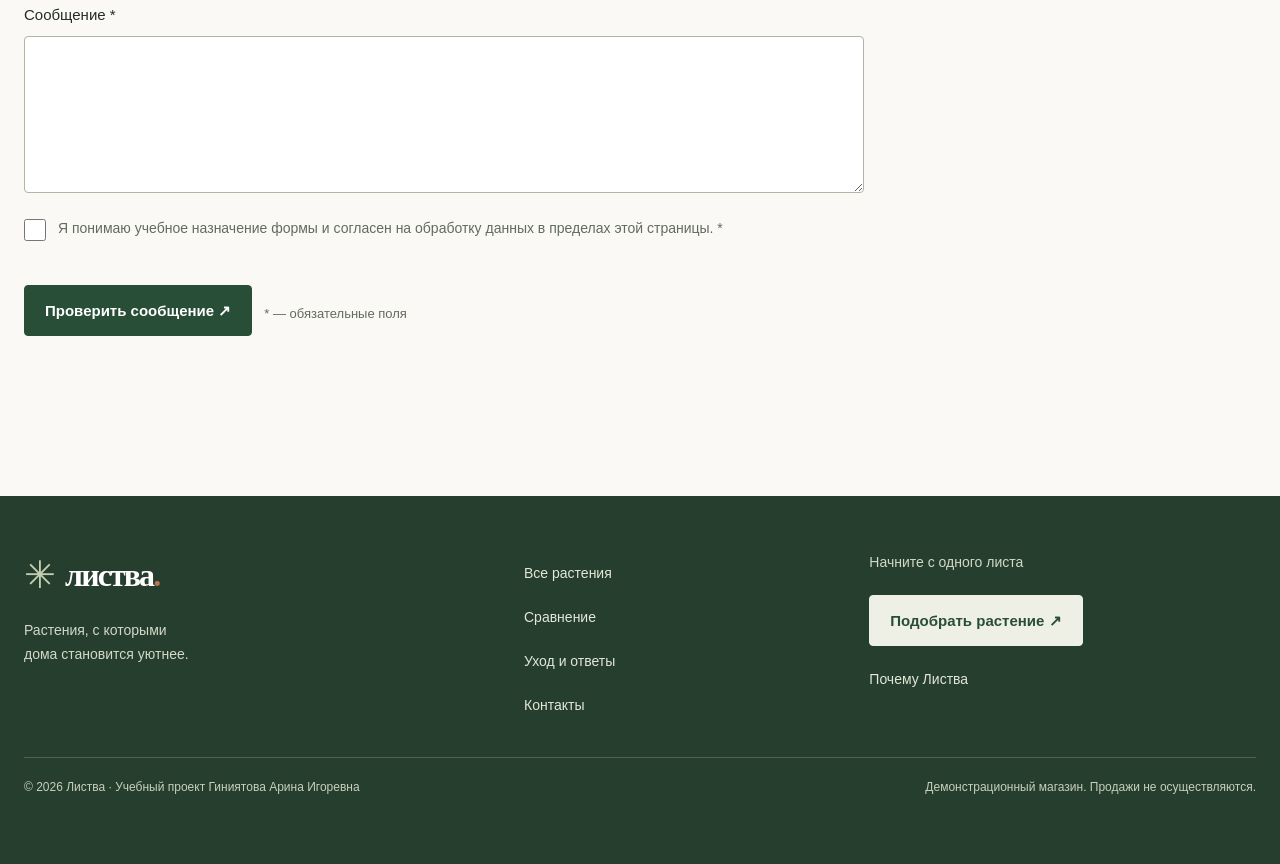
<file: contacts.html>
<!DOCTYPE html>
<html lang="ru">
<head><meta charset="utf-8"><meta name="viewport" content="width=device-width, initial-scale=1"><title>Контакты и автор — Листва</title><meta name="description" content="Информация об учебном проекте Листва, его авторе и форме заявки."><link rel="icon" href="images/favicon.svg" type="image/svg+xml"><link rel="stylesheet" href="css/style.css"><link rel="stylesheet" href="css/responsive.css"><script src="js/main.js" defer></script>
</head>
<body id="top"><a class="skip-link" href="#main">Перейти к содержимому</a>
<div class="announcement">Немного природы. Каждый день. <span>Учебная коллекция растений</span>
</div>
<header class="site-header">
<div class="container site-header__inner"><a class="brand" href="index.html" aria-label="Листва — на главную"><span class="brand__mark" aria-hidden="true">✳</span> листва<span class="brand__dot">.</span></a>
<nav class="site-nav site-nav--desktop" aria-label="Основная навигация">
<ul class="site-nav__list">
<li><a class="site-nav__link" href="index.html">Главная</a>
</li>
<li><a class="site-nav__link" href="catalog.html">Каталог</a>
</li>
<li><a class="site-nav__link" href="care.html">Уход</a>
</li>
<li><a class="site-nav__link site-nav__link--active" href="contacts.html" aria-current="page">Контакты</a>
</li>
</ul>
</nav>
<details class="site-menu">
<summary><span>Меню</span><span class="site-menu__icon" aria-hidden="true">☰</span>
</summary>
<nav class="site-nav site-nav--mobile" aria-label="Мобильная навигация">
<ul class="site-nav__list">
<li><a class="site-nav__link" href="index.html">Главная</a>
</li>
<li><a class="site-nav__link" href="catalog.html">Каталог</a>
</li>
<li><a class="site-nav__link" href="care.html">Уход</a>
</li>
<li><a class="site-nav__link site-nav__link--active" href="contacts.html" aria-current="page">Контакты</a>
</li>
<li><a class="site-nav__link" href="order.html">Оставить заявку ↗</a>
</li>
</ul>
</nav>
</details><a class="button button--small button--outline" href="order.html">Оставить заявку <span aria-hidden="true">↗</span></a>
</div>
</header>
<main id="main" tabindex="-1">
<div class="container section section--top">
<nav aria-label="Хлебные крошки" class="breadcrumbs">
<ol class="breadcrumbs__list">
<li class=""><a href="index.html">Главная</a>
</li>
<li class="" aria-current="page">Контакты</li>
</ol>
</nav><p class="eyebrow">На одной зелёной волне</p><h1 class="page-title">Давайте<br><em>познакомимся.</em></h1>
<div class="contact-layout section">
<section><h2>О проекте «Листва»</h2><p>Это учебный интернет-магазин комнатных растений, созданный для контрольной работы №3 по дисциплине «Фронтенд и бэкенд разработка».</p>
<dl class="contact-list">
<dt>Автор</dt>
<dd>Гиниятова Арина Игоревна</dd>
<dt>Группа</dt>
<dd>ЭФБО-13-25</dd>
<dt>Учебный контакт</dt>
<dd><a href="mailto:giniyatova.a.i@edu.mirea.ru">giniyatova.a.i@edu.mirea.ru</a><small>Почта для связи по учебному проекту.</small>
</dd>
<dt>Режим работы</dt>
<dd>Сайт доступен для просмотра в любое время.<small>Реального магазина, офиса и доставки нет.</small>
</dd>
</dl><a href="order.html" class="button">Открыть форму заявки ↗</a>
</section>
<aside class="contact-card"><span aria-hidden="true">✳</span><h2>Вопрос о растении?</h2><p>Посмотрите краткий гид и сравните условия ухода в каталоге.</p><a href="care.html" class="text-link">Уход и ответы →</a><a href="catalog.html" class="text-link">В каталог →</a><button class="text-link" type="button" data-open-modal="delivery-dialog">Как устроена заявка?</button>
</aside>
</div>
<section id="feedback" class="feedback section" aria-labelledby="feedback-heading">
<div class="section-heading">
<div><p class="eyebrow">Обратная связь</p><h2 id="feedback-heading">Напишите нам</h2>
</div>
</div>
<dialog open class="request-panel" aria-labelledby="contact-form-title"><h3 id="contact-form-title">Учебное сообщение</h3><p class="muted">Проверка полей работает в браузере. Сообщение не отправляется; для проверки используйте вымышленные данные.</p>
<form method="dialog" class="order-form">
<div class="order-form__field"><label class="order-form__label" for="contact-name">Имя *</label><input class="order-form__input" id="contact-name" name="name" autocomplete="name" minlength="2" maxlength="100" required>
</div>
<div class="order-form__field"><label class="order-form__label" for="contact-email">Электронная почта *</label><input class="order-form__input" id="contact-email" name="email" type="email" autocomplete="email" maxlength="150" required>
</div>
<div class="order-form__field order-form__field--full"><label class="order-form__label" for="contact-topic">Тема *</label><select class="order-form__input" id="contact-topic" name="topic" required><option value="">Выберите тему</option><option value="choice">Помощь с выбором растения</option><option value="care">Вопрос об уходе</option><option value="project">Вопрос об учебном проекте</option></select>
</div>
<div class="order-form__field"><label class="order-form__label" for="contact-message">Сообщение *</label><textarea class="order-form__input" id="contact-message" name="message" rows="5" minlength="10" maxlength="1000" required></textarea>
</div>
<div class="order-form__field order-form__field--full">
<div class="order-form__consent"><input id="contact-consent" name="consent" type="checkbox" value="yes" required><label for="contact-consent">Я понимаю учебное назначение формы и согласен на обработку данных в пределах этой страницы. *</label>
</div>
</div>
<div class="order-form__actions"><button type="submit" class="button">Проверить сообщение ↗</button><span class="order-form__hint">* — обязательные поля</span>
</div>
</form>
</dialog>
<section class="order-result" role="status" aria-labelledby="contact-result-title"><span class="order-result__icon" aria-hidden="true">✓</span><h3 id="contact-result-title">Сообщение прошло проверку</h3><p>Все обязательные поля заполнены. Это учебный сценарий: сообщение не отправлено и данные не сохранены.</p><a href="contacts.html#feedback" class="button">Заполнить снова ↗</a>
</section>
</section>
</div>
</main>
<footer class="site-footer" id="contacts">
<div class="container site-footer__grid">
<div><a class="brand brand--light" href="index.html"><span class="brand__mark" aria-hidden="true">✳</span> листва<span class="brand__dot">.</span></a><p>Растения, с которыми<br>дома становится уютнее.</p>
</div>
<nav aria-label="Навигация в подвале"><a href="catalog.html">Все растения</a><a href="compare.html">Сравнение</a><a href="care.html">Уход и ответы</a><a href="contacts.html">Контакты</a>
</nav>
<div><p class="site-footer__title">Начните с одного листа</p><a class="button button--light" href="order.html">Подобрать растение ↗</a><a href="index.html#advantages">Почему Листва</a>
</div>
</div>
<div class="container site-footer__bottom"><span>© 2026 Листва · Учебный проект Гиниятова Арина Игоревна</span><span>Демонстрационный магазин. Продажи не осуществляются.</span>
</div>
</footer><a href="#top" class="back-top" aria-label="Наверх">↑</a>
<dialog class="info-dialog" id="delivery-dialog" aria-labelledby="delivery-title">
<form method="dialog"><button type="submit" class="info-dialog__close" aria-label="Закрыть окно">×</button>
</form><p class="eyebrow">Всё начинается с выбора</p><h2 id="delivery-title">Как получить растение</h2>
<ol class="steps">
<li>Посмотрите каталог и сравните условия ухода.</li>
<li>Откройте форму и выберите растение.</li>
<li>Проверьте заполнение учебной заявки.</li>
</ol><p>Это демонстрация интерфейса. Доставки, оплаты и отправки заявки нет.</p><a class="button" href="order.html">Перейти к заявке ↗</a>
</dialog>
</body>
</html>
</file>
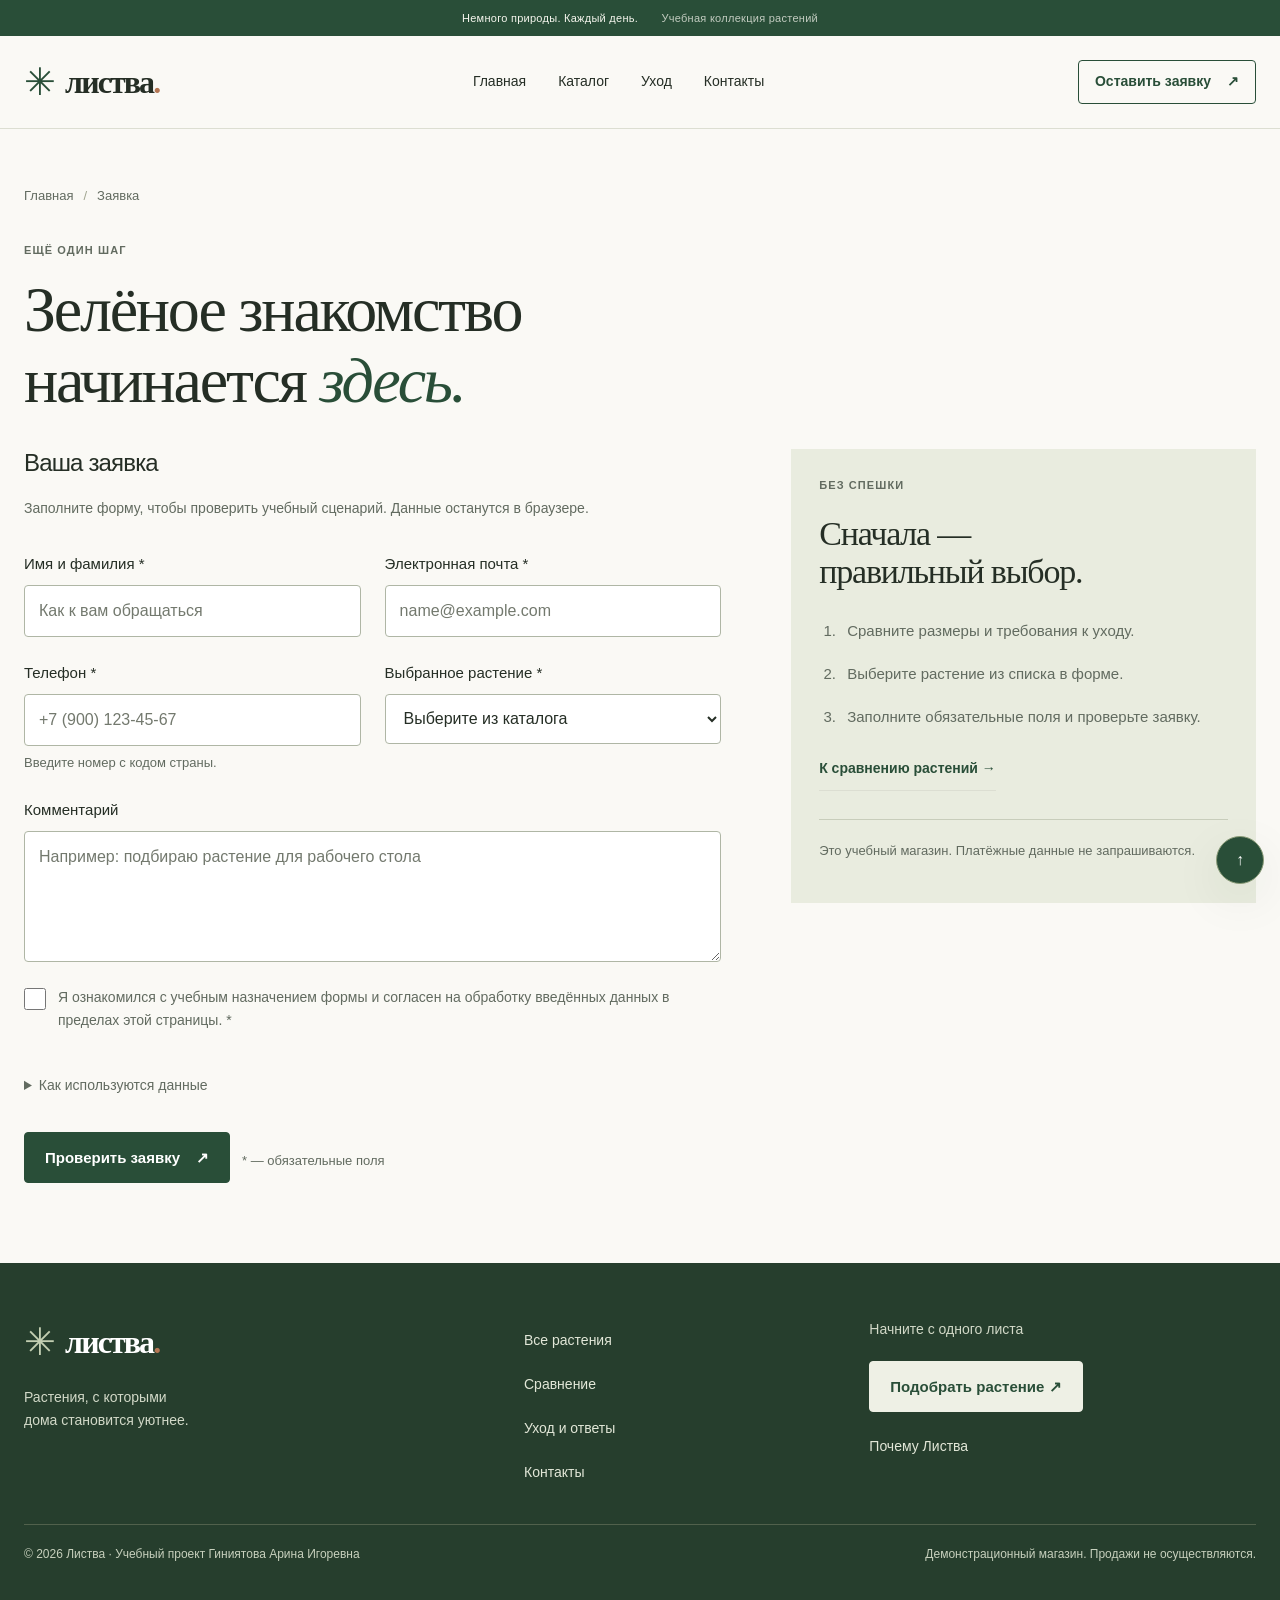
<file: order.html>
<!DOCTYPE html>
<html lang="ru">
<head><meta charset="utf-8"><meta name="viewport" content="width=device-width, initial-scale=1"><title>Учебная заявка — Листва</title><meta name="description" content="Выберите растение и проверьте заполнение учебной заявки. Данные не отправляются на сервер."><link rel="icon" href="images/favicon.svg" type="image/svg+xml"><link rel="stylesheet" href="css/style.css"><link rel="stylesheet" href="css/responsive.css"><script src="js/main.js" defer></script>
</head>
<body id="top"><a class="skip-link" href="#main">Перейти к содержимому</a>
<div class="announcement">Немного природы. Каждый день. <span>Учебная коллекция растений</span>
</div>
<header class="site-header">
<div class="container site-header__inner"><a class="brand" href="index.html" aria-label="Листва — на главную"><span class="brand__mark" aria-hidden="true">✳</span> листва<span class="brand__dot">.</span></a>
<nav class="site-nav site-nav--desktop" aria-label="Основная навигация">
<ul class="site-nav__list">
<li><a class="site-nav__link" href="index.html">Главная</a>
</li>
<li><a class="site-nav__link" href="catalog.html">Каталог</a>
</li>
<li><a class="site-nav__link" href="care.html">Уход</a>
</li>
<li><a class="site-nav__link" href="contacts.html">Контакты</a>
</li>
</ul>
</nav>
<details class="site-menu">
<summary><span>Меню</span><span class="site-menu__icon" aria-hidden="true">☰</span>
</summary>
<nav class="site-nav site-nav--mobile" aria-label="Мобильная навигация">
<ul class="site-nav__list">
<li><a class="site-nav__link" href="index.html">Главная</a>
</li>
<li><a class="site-nav__link" href="catalog.html">Каталог</a>
</li>
<li><a class="site-nav__link" href="care.html">Уход</a>
</li>
<li><a class="site-nav__link" href="contacts.html">Контакты</a>
</li>
<li><a class="site-nav__link" href="order.html">Оставить заявку ↗</a>
</li>
</ul>
</nav>
</details><a class="button button--small button--outline" href="order.html" aria-current="page">Оставить заявку <span aria-hidden="true">↗</span></a>
</div>
</header>
<main id="main" tabindex="-1">
<div class="container section section--top">
<nav aria-label="Хлебные крошки" class="breadcrumbs">
<ol class="breadcrumbs__list">
<li class=""><a href="index.html">Главная</a>
</li>
<li class="" aria-current="page">Заявка</li>
</ol>
</nav>
<div class="section-heading">
<div><p class="eyebrow">Ещё один шаг</p><h1 class="page-title">Зелёное знакомство<br>начинается <em>здесь.</em></h1>
</div>
</div>
<div class="order-layout">
<section aria-labelledby="request-title">
<dialog open class="request-panel" aria-labelledby="request-title"><h2 id="request-title">Ваша заявка</h2><p class="muted">Заполните форму, чтобы проверить учебный сценарий. Данные останутся в браузере.</p>
<form method="dialog" class="order-form">
<div class="order-form__field"><label class="order-form__label" for="customer-name">Имя и фамилия *</label><input class="order-form__input" id="customer-name" name="name" autocomplete="name" required minlength="2" maxlength="100" placeholder="Как к вам обращаться">
</div>
<div class="order-form__field"><label class="order-form__label" for="customer-email">Электронная почта *</label><input class="order-form__input" id="customer-email" name="email" type="email" autocomplete="email" required maxlength="150" placeholder="name@example.com">
</div>
<div class="order-form__field"><label class="order-form__label" for="customer-phone">Телефон *</label><input class="order-form__input" id="customer-phone" name="phone" type="tel" autocomplete="tel" inputmode="tel" required pattern="[+]?[0-9][0-9 \(\)\.\-]{6,24}" title="От 7 до 25 символов: цифры, пробелы, +, скобки или дефис" placeholder="+7 (900) 123-45-67" aria-describedby="phone-hint"><small id="phone-hint" class="order-form__hint">Введите номер с кодом страны.</small>
</div>
<div class="order-form__field"><label class="order-form__label" for="selected-product">Выбранное растение *</label><select class="order-form__input" id="selected-product" name="product" required><option value="">Выберите из каталога</option><option value="monstera">Монстера делициоза — 3 490 ₽</option><option value="ficus">Фикус эластика — 2 890 ₽</option><option value="zamioculcas">Замиокулькас — 2 490 ₽</option><option value="sansevieria">Сансевиерия — 1 990 ₽</option><option value="palm">Хамедорея — 2 290 ₽</option><option value="pothos">Эпипремнум золотистый — 1 490 ₽</option></select>
</div>
<div class="order-form__field"><label class="order-form__label" for="customer-comment">Комментарий</label><textarea class="order-form__input" id="customer-comment" name="comment" rows="4" maxlength="1000" placeholder="Например: подбираю растение для рабочего стола"></textarea>
</div>
<div class="order-form__field order-form__field--full">
<div class="order-form__consent"><input class="" type="checkbox" id="consent" name="consent" value="yes" required><label class="" for="consent">Я ознакомился с учебным назначением формы и согласен на обработку введённых данных в пределах этой страницы. *</label>
</div>
</div>
<div class="order-form__field order-form__field--full">
<details class="privacy">
<summary>Как используются данные</summary><p>Форма работает только в вашем браузере. Данные не передаются на сервер, не сохраняются в хранилище сайта и не попадают в адресную строку. После обновления страницы их нужно заполнить заново. Не вводите реальные персональные данные для проверки.</p>
</details>
</div>
<div class="order-form__actions"><button class="button" type="submit">Проверить заявку <span aria-hidden="true">↗</span></button><span class="order-form__hint">* — обязательные поля</span>
</div>
</form>
</dialog>
<section class="order-result" id="request-preview" role="status" aria-labelledby="result-title"><span class="order-result__icon" aria-hidden="true">✓</span><h2 id="result-title">Форма прошла проверку</h2><p>Все обязательные поля заполнены. Это учебная заявка: данные не отправлены, заказ не создан.</p><a href="order.html" class="button">Заполнить ещё раз ↗</a>
</section>
</section>
<aside class="order-aside"><p class="eyebrow">Без спешки</p><h2>Сначала —<br>правильный выбор.</h2>
<ol class="steps">
<li>Сравните размеры и требования к уходу.</li>
<li>Выберите растение из списка в форме.</li>
<li>Заполните обязательные поля и проверьте заявку.</li>
</ol><a class="text-link" href="compare.html">К сравнению растений →</a><p class="order-aside__note">Это учебный магазин. Платёжные данные не запрашиваются.</p>
</aside>
</div>
</div>
</main>
<footer class="site-footer" id="contacts">
<div class="container site-footer__grid">
<div><a class="brand brand--light" href="index.html"><span class="brand__mark" aria-hidden="true">✳</span> листва<span class="brand__dot">.</span></a><p>Растения, с которыми<br>дома становится уютнее.</p>
</div>
<nav aria-label="Навигация в подвале"><a href="catalog.html">Все растения</a><a href="compare.html">Сравнение</a><a href="care.html">Уход и ответы</a><a href="contacts.html">Контакты</a>
</nav>
<div><p class="site-footer__title">Начните с одного листа</p><a class="button button--light" href="order.html">Подобрать растение ↗</a><a href="index.html#advantages">Почему Листва</a>
</div>
</div>
<div class="container site-footer__bottom"><span>© 2026 Листва · Учебный проект Гиниятова Арина Игоревна</span><span>Демонстрационный магазин. Продажи не осуществляются.</span>
</div>
</footer><a href="#top" class="back-top" aria-label="Наверх">↑</a>
<dialog class="info-dialog" id="delivery-dialog" aria-labelledby="delivery-title">
<form method="dialog"><button type="submit" class="info-dialog__close" aria-label="Закрыть окно">×</button>
</form><p class="eyebrow">Всё начинается с выбора</p><h2 id="delivery-title">Как получить растение</h2>
<ol class="steps">
<li>Посмотрите каталог и сравните условия ухода.</li>
<li>Откройте форму и выберите растение.</li>
<li>Проверьте заполнение учебной заявки.</li>
</ol><p>Это демонстрация интерфейса. Доставки, оплаты и отправки заявки нет.</p><a class="button" href="order.html">Перейти к заявке ↗</a>
</dialog>
</body>
</html>
</file>
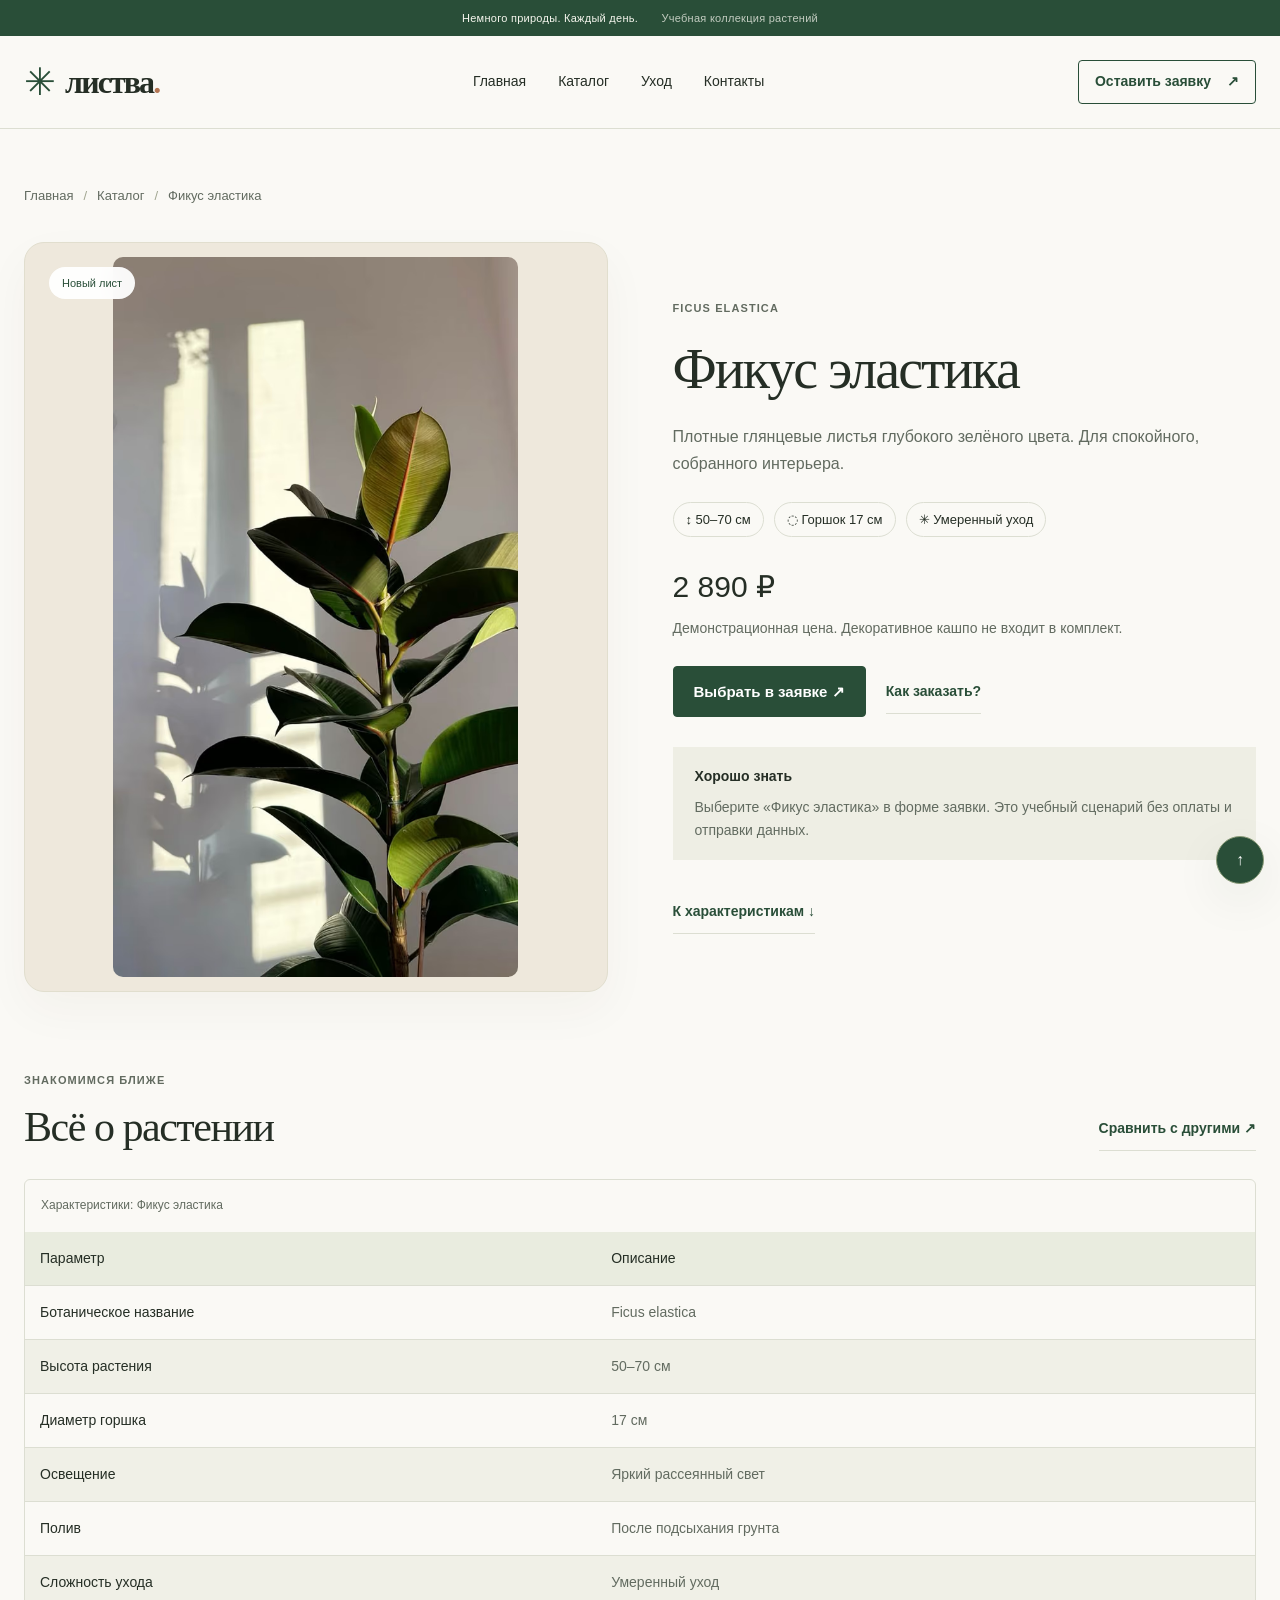
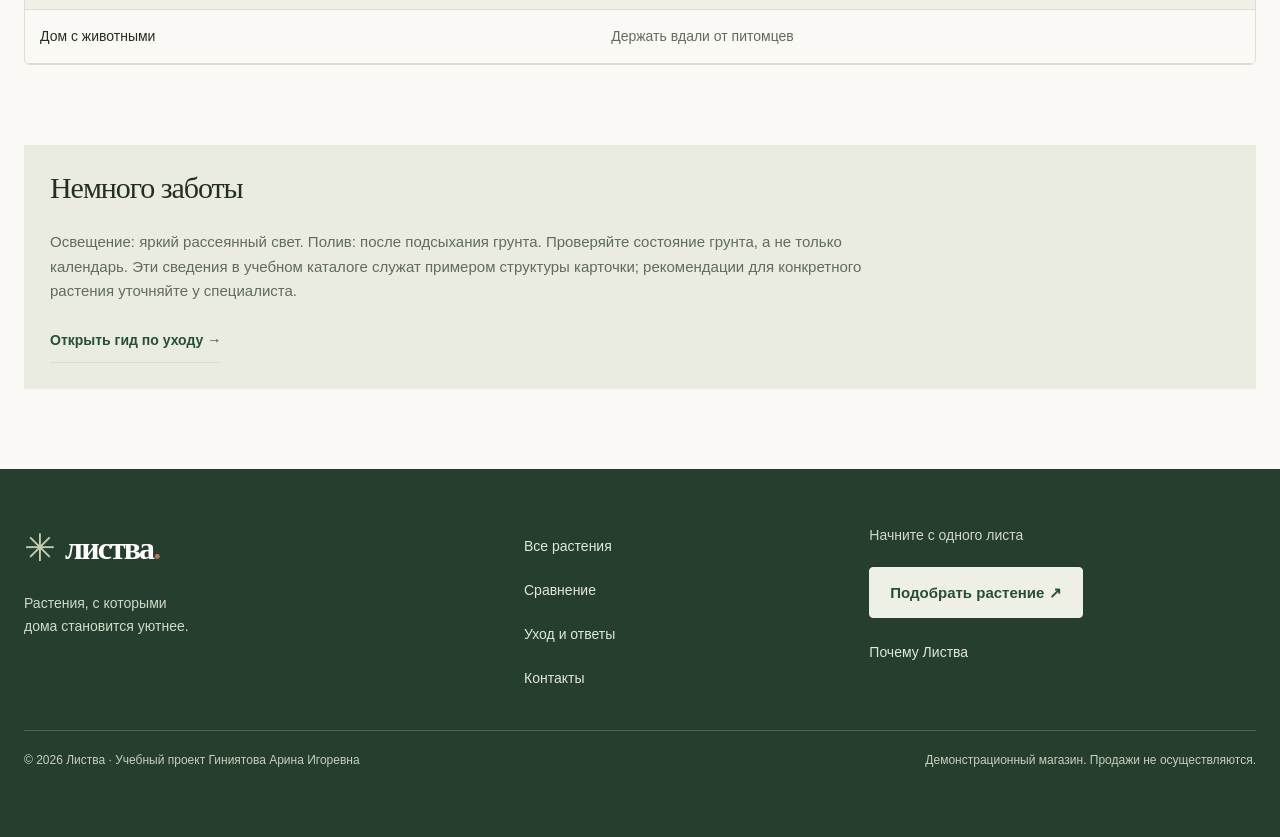
<file: product-ficus.html>
<!DOCTYPE html>
<html lang="ru">
<head><meta charset="utf-8"><meta name="viewport" content="width=device-width, initial-scale=1"><title>Фикус эластика — Листва</title><meta name="description" content="Фикус эластика: описание, фотография, высота, горшок и характеристики в учебном каталоге Листва."><link rel="icon" href="images/favicon.svg" type="image/svg+xml"><link rel="stylesheet" href="css/style.css"><link rel="stylesheet" href="css/responsive.css"><script src="js/main.js" defer></script>
</head>
<body id="top"><a class="skip-link" href="#main">Перейти к содержимому</a>
<div class="announcement">Немного природы. Каждый день. <span>Учебная коллекция растений</span>
</div>
<header class="site-header">
<div class="container site-header__inner"><a class="brand" href="index.html" aria-label="Листва — на главную"><span class="brand__mark" aria-hidden="true">✳</span> листва<span class="brand__dot">.</span></a>
<nav class="site-nav site-nav--desktop" aria-label="Основная навигация">
<ul class="site-nav__list">
<li><a class="site-nav__link" href="index.html">Главная</a>
</li>
<li><a class="site-nav__link" href="catalog.html">Каталог</a>
</li>
<li><a class="site-nav__link" href="care.html">Уход</a>
</li>
<li><a class="site-nav__link" href="contacts.html">Контакты</a>
</li>
</ul>
</nav>
<details class="site-menu">
<summary><span>Меню</span><span class="site-menu__icon" aria-hidden="true">☰</span>
</summary>
<nav class="site-nav site-nav--mobile" aria-label="Мобильная навигация">
<ul class="site-nav__list">
<li><a class="site-nav__link" href="index.html">Главная</a>
</li>
<li><a class="site-nav__link" href="catalog.html">Каталог</a>
</li>
<li><a class="site-nav__link" href="care.html">Уход</a>
</li>
<li><a class="site-nav__link" href="contacts.html">Контакты</a>
</li>
<li><a class="site-nav__link" href="order.html">Оставить заявку ↗</a>
</li>
</ul>
</nav>
</details><a class="button button--small button--outline" href="order.html">Оставить заявку <span aria-hidden="true">↗</span></a>
</div>
</header>
<main id="main" tabindex="-1">
<div class="container section section--top">
<nav aria-label="Хлебные крошки" class="breadcrumbs">
<ol class="breadcrumbs__list">
<li class=""><a href="index.html">Главная</a>
</li>
<li class=""><a href="catalog.html">Каталог</a>
</li>
<li class="" aria-current="page">Фикус эластика</li>
</ol>
</nav>
<article class="product-detail">
<div class="product-detail__image">
<picture class="plant-picture"><source type="image/avif" srcset="images/ficus-360.avif 360w, images/ficus-640.avif 640w, images/ficus-736.avif 736w" sizes="(min-width: 1280px) 550px, (min-width: 1024px) 44vw, (min-width: 640px) 500px, calc(100vw - 64px)"><img class="plant-photo" src="images/ficus-640.webp" width="736" height="1308" alt="Фикус эластика" data-plant-photo="ficus" decoding="async" srcset="images/ficus-360.webp 360w, images/ficus-640.webp 640w, images/ficus-736.webp 736w" sizes="(min-width: 1280px) 550px, (min-width: 1024px) 44vw, (min-width: 640px) 500px, calc(100vw - 64px)">
</picture><span class="product-detail__badge">Новый лист</span>
</div>
<div class="product-detail__content"><p class="eyebrow">Ficus elastica</p><h1 class="page-title">Фикус эластика</h1><p class="product-detail__lead">Плотные глянцевые листья глубокого зелёного цвета. Для спокойного, собранного интерьера.</p>
<div class="plant-facts"><span>↕ 50–70 см</span><span>◌ Горшок 17 см</span><span>✳ Умеренный уход</span>
</div><p class="product-detail__price">2 890 ₽ </p><p class="muted">Демонстрационная цена. Декоративное кашпо не входит в комплект.</p>
<div class="hero__actions"><a class="button" href="order.html">Выбрать в заявке ↗</a><button class="text-link" type="button" data-open-modal="delivery-dialog">Как заказать?</button>
</div>
<aside class="product-detail__note"><strong>Хорошо знать</strong><p>Выберите «Фикус эластика» в форме заявки. Это учебный сценарий без оплаты и отправки данных.</p>
</aside><a class="text-link" href="#specifications">К характеристикам ↓</a>
</div>
</article>
<section class="section" id="specifications">
<div class="section-heading">
<div><p class="eyebrow">Знакомимся ближе</p><h2>Всё о растении</h2>
</div><a class="text-link" href="compare.html">Сравнить с другими ↗</a>
</div>
<dl class="spec-cards" aria-label="Характеристики: Фикус эластика">
<div class="spec-cards__item">
<dt>Ботаническое название</dt>
<dd>Ficus elastica</dd>
</div>
<div class="spec-cards__item">
<dt>Высота растения</dt>
<dd>50–70 см</dd>
</div>
<div class="spec-cards__item">
<dt>Диаметр горшка</dt>
<dd>17 см</dd>
</div>
<div class="spec-cards__item">
<dt>Освещение</dt>
<dd>Яркий рассеянный свет</dd>
</div>
<div class="spec-cards__item">
<dt>Полив</dt>
<dd>После подсыхания грунта</dd>
</div>
<div class="spec-cards__item">
<dt>Сложность ухода</dt>
<dd>Умеренный уход</dd>
</div>
<div class="spec-cards__item">
<dt>Дом с животными</dt>
<dd>Держать вдали от питомцев</dd>
</div>
</dl>
<div class="specifications specifications--desktop" tabindex="0" role="region" aria-label="Характеристики: Фикус эластика">
<table class="specifications__table"><caption>Характеристики: Фикус эластика</caption>
<thead>
<tr><th scope="col">Параметр</th><th scope="col">Описание</th>
</tr>
</thead>
<tbody>
<tr><th scope="row">Ботаническое название</th><td>Ficus elastica</td>
</tr>
<tr><th scope="row">Высота растения</th><td>50–70 см</td>
</tr>
<tr><th scope="row">Диаметр горшка</th><td>17 см</td>
</tr>
<tr><th scope="row">Освещение</th><td>Яркий рассеянный свет</td>
</tr>
<tr><th scope="row">Полив</th><td>После подсыхания грунта</td>
</tr>
<tr><th scope="row">Сложность ухода</th><td>Умеренный уход</td>
</tr>
<tr><th scope="row">Дом с животными</th><td>Держать вдали от питомцев</td>
</tr>
</tbody>
</table>
</div>
</section>
<section class="care-note"><h2>Немного заботы</h2><p>Освещение: яркий рассеянный свет. Полив: после подсыхания грунта. Проверяйте состояние грунта, а не только календарь. Эти сведения в учебном каталоге служат примером структуры карточки; рекомендации для конкретного растения уточняйте у специалиста.</p><a href="care.html" class="text-link">Открыть гид по уходу →</a>
</section>
</div>
</main>
<footer class="site-footer" id="contacts">
<div class="container site-footer__grid">
<div><a class="brand brand--light" href="index.html"><span class="brand__mark" aria-hidden="true">✳</span> листва<span class="brand__dot">.</span></a><p>Растения, с которыми<br>дома становится уютнее.</p>
</div>
<nav aria-label="Навигация в подвале"><a href="catalog.html">Все растения</a><a href="compare.html">Сравнение</a><a href="care.html">Уход и ответы</a><a href="contacts.html">Контакты</a>
</nav>
<div><p class="site-footer__title">Начните с одного листа</p><a class="button button--light" href="order.html">Подобрать растение ↗</a><a href="index.html#advantages">Почему Листва</a>
</div>
</div>
<div class="container site-footer__bottom"><span>© 2026 Листва · Учебный проект Гиниятова Арина Игоревна</span><span>Демонстрационный магазин. Продажи не осуществляются.</span>
</div>
</footer><a href="#top" class="back-top" aria-label="Наверх">↑</a>
<dialog class="info-dialog" id="delivery-dialog" aria-labelledby="delivery-title">
<form method="dialog"><button type="submit" class="info-dialog__close" aria-label="Закрыть окно">×</button>
</form><p class="eyebrow">Всё начинается с выбора</p><h2 id="delivery-title">Как получить растение</h2>
<ol class="steps">
<li>Посмотрите каталог и сравните условия ухода.</li>
<li>Откройте форму и выберите растение.</li>
<li>Проверьте заполнение учебной заявки.</li>
</ol><p>Это демонстрация интерфейса. Доставки, оплаты и отправки заявки нет.</p><a class="button" href="order.html">Перейти к заявке ↗</a>
</dialog>
</body>
</html>
</file>
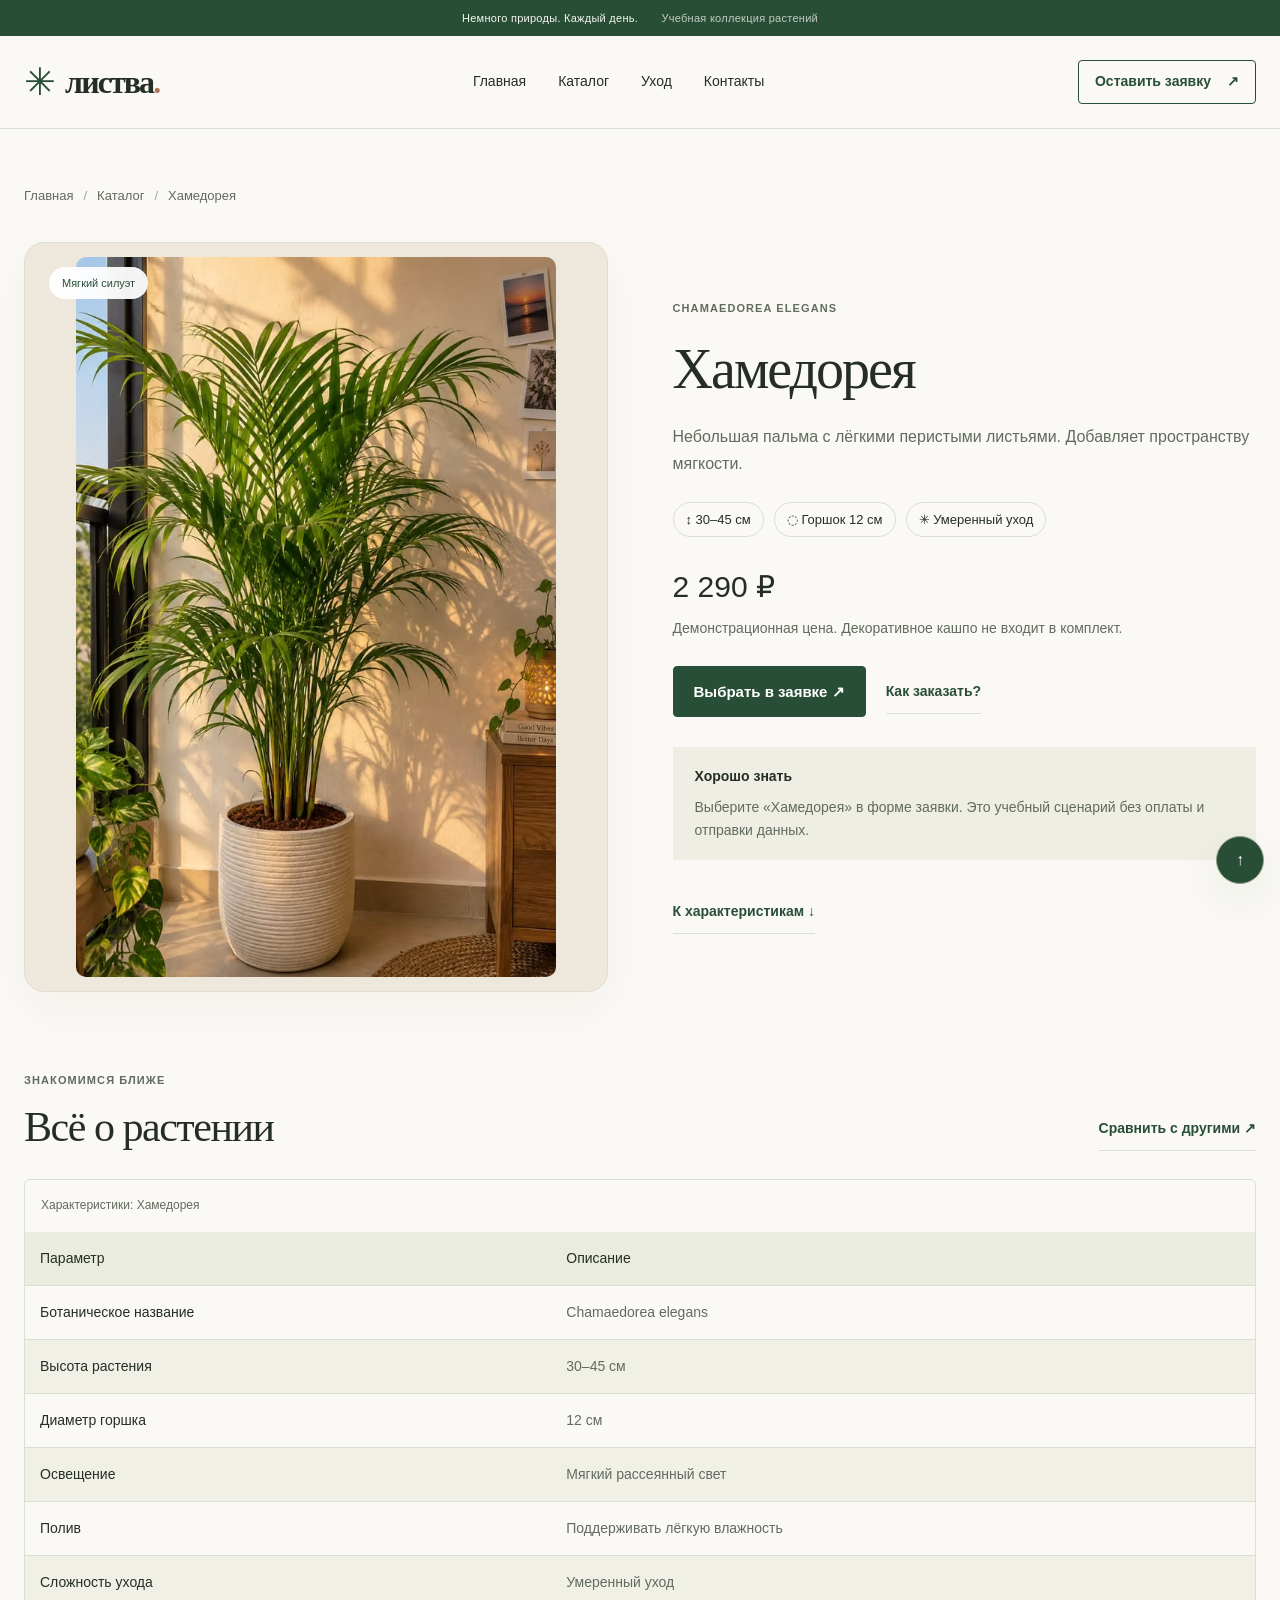
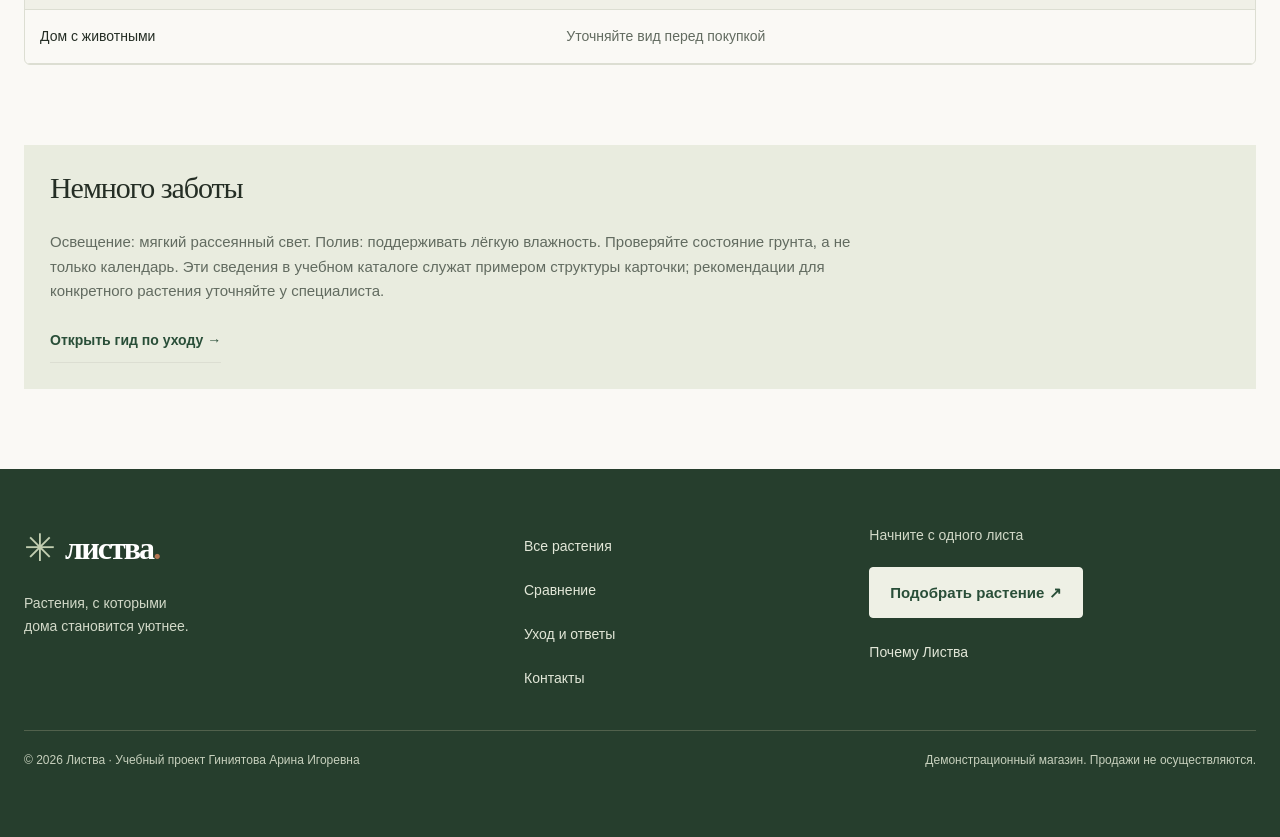
<file: product-palm.html>
<!DOCTYPE html>
<html lang="ru">
<head><meta charset="utf-8"><meta name="viewport" content="width=device-width, initial-scale=1"><title>Хамедорея — Листва</title><meta name="description" content="Хамедорея: описание, фотография, высота, горшок и характеристики в учебном каталоге Листва."><link rel="icon" href="images/favicon.svg" type="image/svg+xml"><link rel="stylesheet" href="css/style.css"><link rel="stylesheet" href="css/responsive.css"><script src="js/main.js" defer></script>
</head>
<body id="top"><a class="skip-link" href="#main">Перейти к содержимому</a>
<div class="announcement">Немного природы. Каждый день. <span>Учебная коллекция растений</span>
</div>
<header class="site-header">
<div class="container site-header__inner"><a class="brand" href="index.html" aria-label="Листва — на главную"><span class="brand__mark" aria-hidden="true">✳</span> листва<span class="brand__dot">.</span></a>
<nav class="site-nav site-nav--desktop" aria-label="Основная навигация">
<ul class="site-nav__list">
<li><a class="site-nav__link" href="index.html">Главная</a>
</li>
<li><a class="site-nav__link" href="catalog.html">Каталог</a>
</li>
<li><a class="site-nav__link" href="care.html">Уход</a>
</li>
<li><a class="site-nav__link" href="contacts.html">Контакты</a>
</li>
</ul>
</nav>
<details class="site-menu">
<summary><span>Меню</span><span class="site-menu__icon" aria-hidden="true">☰</span>
</summary>
<nav class="site-nav site-nav--mobile" aria-label="Мобильная навигация">
<ul class="site-nav__list">
<li><a class="site-nav__link" href="index.html">Главная</a>
</li>
<li><a class="site-nav__link" href="catalog.html">Каталог</a>
</li>
<li><a class="site-nav__link" href="care.html">Уход</a>
</li>
<li><a class="site-nav__link" href="contacts.html">Контакты</a>
</li>
<li><a class="site-nav__link" href="order.html">Оставить заявку ↗</a>
</li>
</ul>
</nav>
</details><a class="button button--small button--outline" href="order.html">Оставить заявку <span aria-hidden="true">↗</span></a>
</div>
</header>
<main id="main" tabindex="-1">
<div class="container section section--top">
<nav aria-label="Хлебные крошки" class="breadcrumbs">
<ol class="breadcrumbs__list">
<li class=""><a href="index.html">Главная</a>
</li>
<li class=""><a href="catalog.html">Каталог</a>
</li>
<li class="" aria-current="page">Хамедорея</li>
</ol>
</nav>
<article class="product-detail">
<div class="product-detail__image">
<picture class="plant-picture"><source type="image/avif" srcset="images/palm-360.avif 360w, images/palm-640.avif 640w, images/palm-736.avif 736w" sizes="(min-width: 1280px) 550px, (min-width: 1024px) 44vw, (min-width: 640px) 500px, calc(100vw - 64px)"><img class="plant-photo" src="images/palm-640.webp" width="736" height="1104" alt="Хамедорея" data-plant-photo="palm" decoding="async" srcset="images/palm-360.webp 360w, images/palm-640.webp 640w, images/palm-736.webp 736w" sizes="(min-width: 1280px) 550px, (min-width: 1024px) 44vw, (min-width: 640px) 500px, calc(100vw - 64px)">
</picture><span class="product-detail__badge">Мягкий силуэт</span>
</div>
<div class="product-detail__content"><p class="eyebrow">Chamaedorea elegans</p><h1 class="page-title">Хамедорея</h1><p class="product-detail__lead">Небольшая пальма с лёгкими перистыми листьями. Добавляет пространству мягкости.</p>
<div class="plant-facts"><span>↕ 30–45 см</span><span>◌ Горшок 12 см</span><span>✳ Умеренный уход</span>
</div><p class="product-detail__price">2 290 ₽ </p><p class="muted">Демонстрационная цена. Декоративное кашпо не входит в комплект.</p>
<div class="hero__actions"><a class="button" href="order.html">Выбрать в заявке ↗</a><button class="text-link" type="button" data-open-modal="delivery-dialog">Как заказать?</button>
</div>
<aside class="product-detail__note"><strong>Хорошо знать</strong><p>Выберите «Хамедорея» в форме заявки. Это учебный сценарий без оплаты и отправки данных.</p>
</aside><a class="text-link" href="#specifications">К характеристикам ↓</a>
</div>
</article>
<section class="section" id="specifications">
<div class="section-heading">
<div><p class="eyebrow">Знакомимся ближе</p><h2>Всё о растении</h2>
</div><a class="text-link" href="compare.html">Сравнить с другими ↗</a>
</div>
<dl class="spec-cards" aria-label="Характеристики: Хамедорея">
<div class="spec-cards__item">
<dt>Ботаническое название</dt>
<dd>Chamaedorea elegans</dd>
</div>
<div class="spec-cards__item">
<dt>Высота растения</dt>
<dd>30–45 см</dd>
</div>
<div class="spec-cards__item">
<dt>Диаметр горшка</dt>
<dd>12 см</dd>
</div>
<div class="spec-cards__item">
<dt>Освещение</dt>
<dd>Мягкий рассеянный свет</dd>
</div>
<div class="spec-cards__item">
<dt>Полив</dt>
<dd>Поддерживать лёгкую влажность</dd>
</div>
<div class="spec-cards__item">
<dt>Сложность ухода</dt>
<dd>Умеренный уход</dd>
</div>
<div class="spec-cards__item">
<dt>Дом с животными</dt>
<dd>Уточняйте вид перед покупкой</dd>
</div>
</dl>
<div class="specifications specifications--desktop" tabindex="0" role="region" aria-label="Характеристики: Хамедорея">
<table class="specifications__table"><caption>Характеристики: Хамедорея</caption>
<thead>
<tr><th scope="col">Параметр</th><th scope="col">Описание</th>
</tr>
</thead>
<tbody>
<tr><th scope="row">Ботаническое название</th><td>Chamaedorea elegans</td>
</tr>
<tr><th scope="row">Высота растения</th><td>30–45 см</td>
</tr>
<tr><th scope="row">Диаметр горшка</th><td>12 см</td>
</tr>
<tr><th scope="row">Освещение</th><td>Мягкий рассеянный свет</td>
</tr>
<tr><th scope="row">Полив</th><td>Поддерживать лёгкую влажность</td>
</tr>
<tr><th scope="row">Сложность ухода</th><td>Умеренный уход</td>
</tr>
<tr><th scope="row">Дом с животными</th><td>Уточняйте вид перед покупкой</td>
</tr>
</tbody>
</table>
</div>
</section>
<section class="care-note"><h2>Немного заботы</h2><p>Освещение: мягкий рассеянный свет. Полив: поддерживать лёгкую влажность. Проверяйте состояние грунта, а не только календарь. Эти сведения в учебном каталоге служат примером структуры карточки; рекомендации для конкретного растения уточняйте у специалиста.</p><a href="care.html" class="text-link">Открыть гид по уходу →</a>
</section>
</div>
</main>
<footer class="site-footer" id="contacts">
<div class="container site-footer__grid">
<div><a class="brand brand--light" href="index.html"><span class="brand__mark" aria-hidden="true">✳</span> листва<span class="brand__dot">.</span></a><p>Растения, с которыми<br>дома становится уютнее.</p>
</div>
<nav aria-label="Навигация в подвале"><a href="catalog.html">Все растения</a><a href="compare.html">Сравнение</a><a href="care.html">Уход и ответы</a><a href="contacts.html">Контакты</a>
</nav>
<div><p class="site-footer__title">Начните с одного листа</p><a class="button button--light" href="order.html">Подобрать растение ↗</a><a href="index.html#advantages">Почему Листва</a>
</div>
</div>
<div class="container site-footer__bottom"><span>© 2026 Листва · Учебный проект Гиниятова Арина Игоревна</span><span>Демонстрационный магазин. Продажи не осуществляются.</span>
</div>
</footer><a href="#top" class="back-top" aria-label="Наверх">↑</a>
<dialog class="info-dialog" id="delivery-dialog" aria-labelledby="delivery-title">
<form method="dialog"><button type="submit" class="info-dialog__close" aria-label="Закрыть окно">×</button>
</form><p class="eyebrow">Всё начинается с выбора</p><h2 id="delivery-title">Как получить растение</h2>
<ol class="steps">
<li>Посмотрите каталог и сравните условия ухода.</li>
<li>Откройте форму и выберите растение.</li>
<li>Проверьте заполнение учебной заявки.</li>
</ol><p>Это демонстрация интерфейса. Доставки, оплаты и отправки заявки нет.</p><a class="button" href="order.html">Перейти к заявке ↗</a>
</dialog>
</body>
</html>
</file>
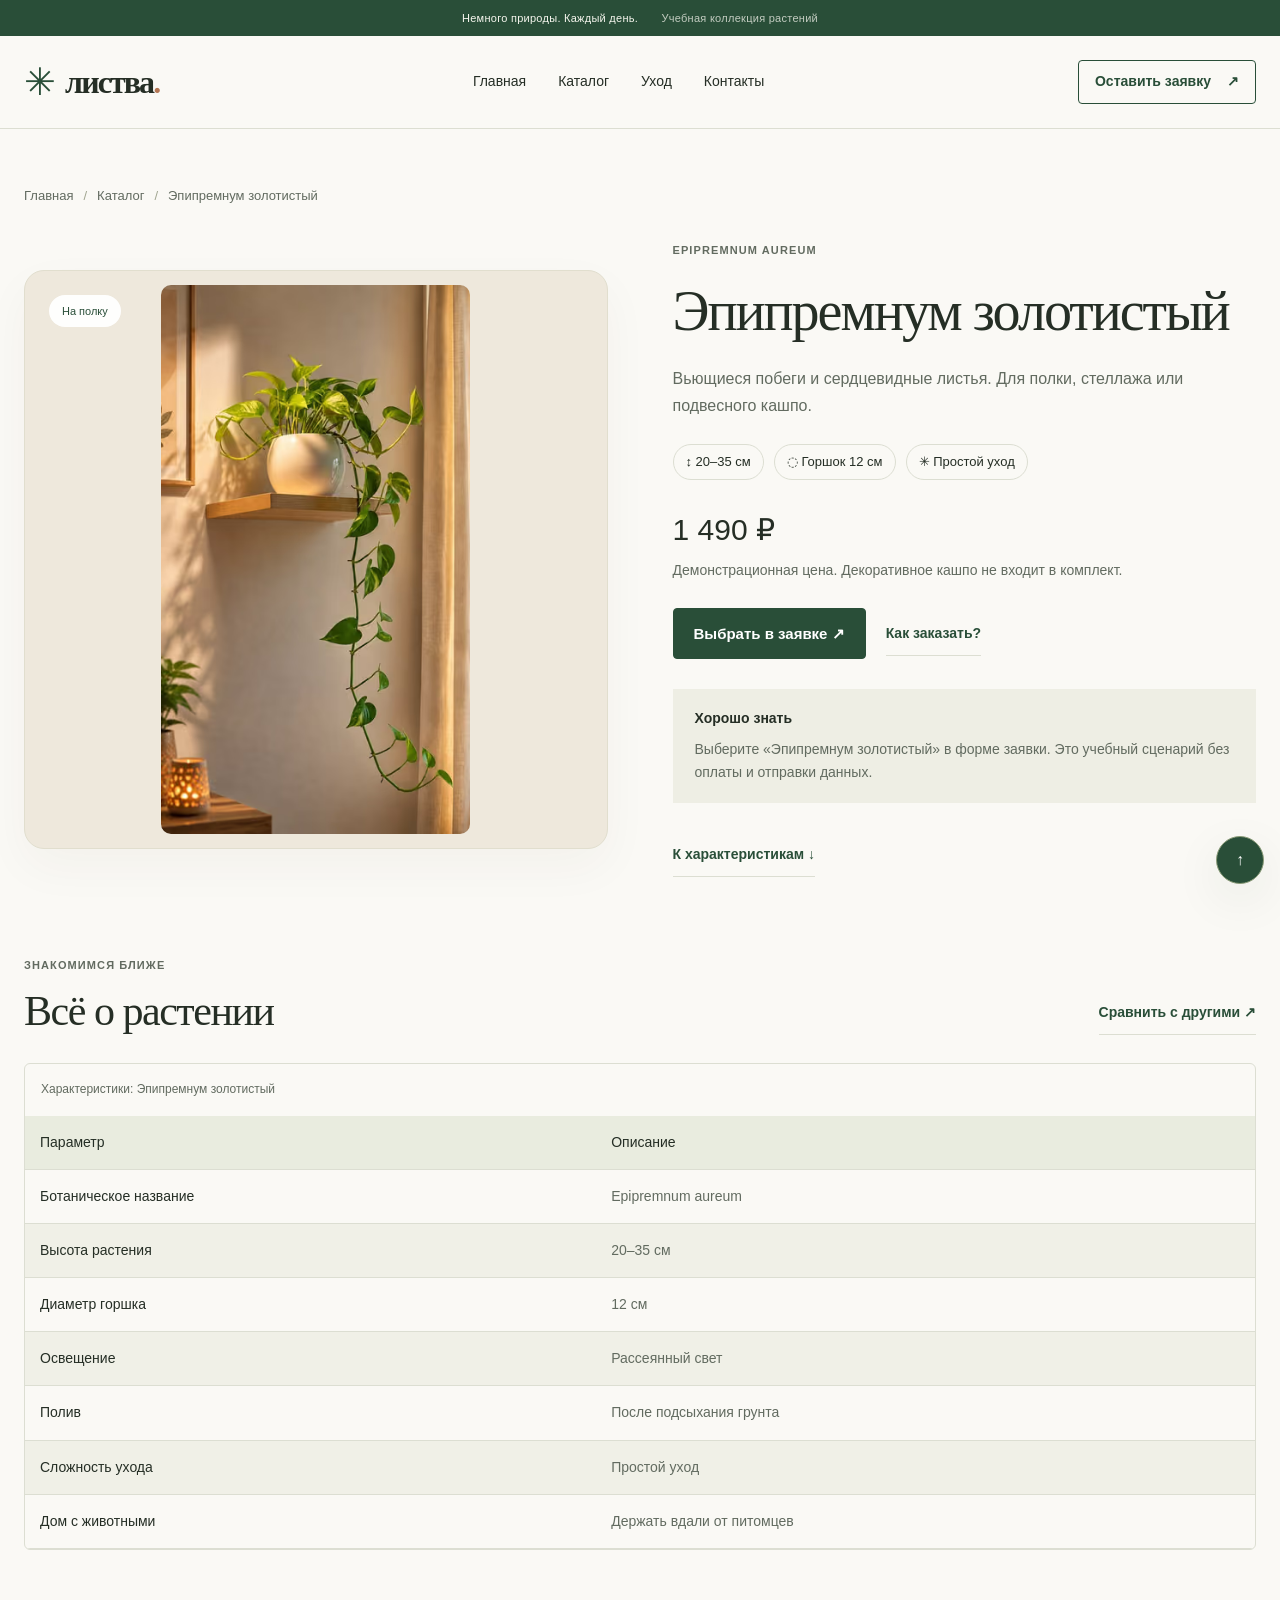
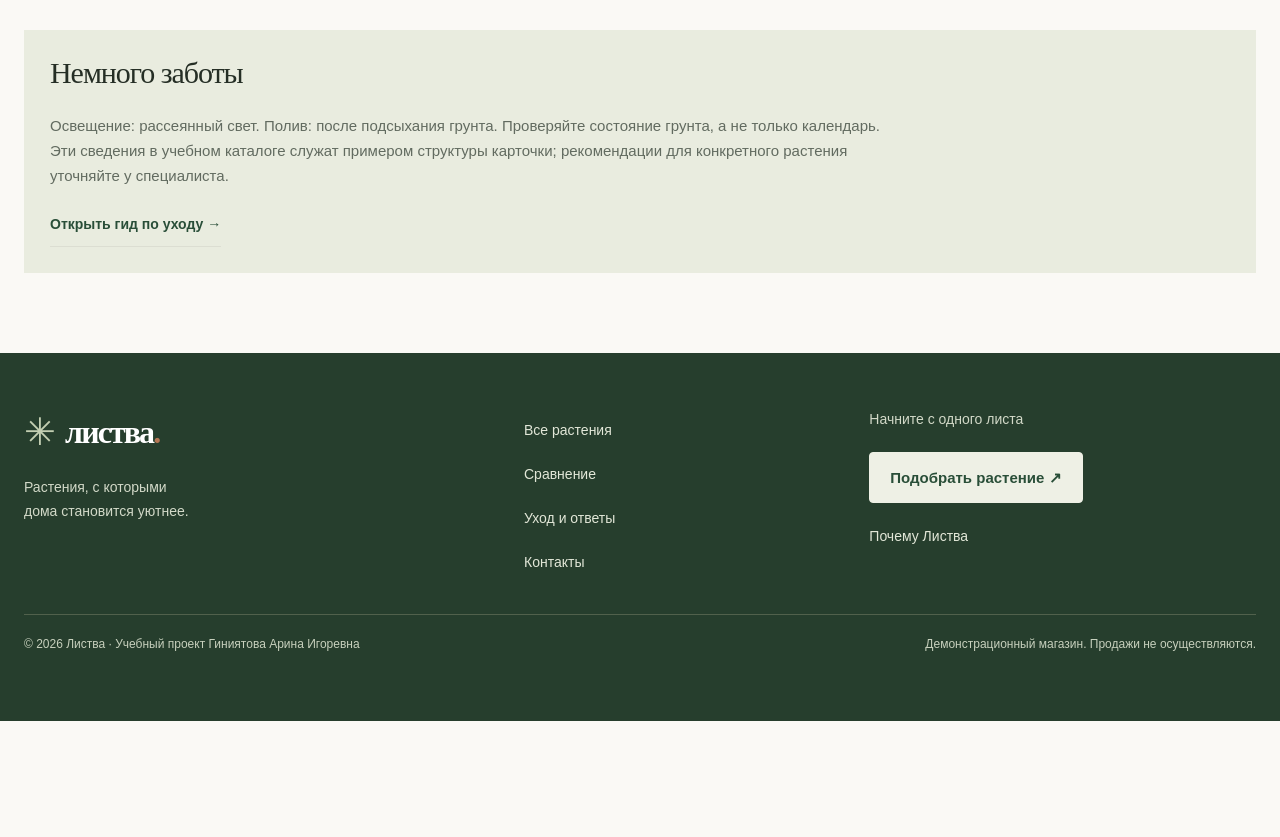
<file: product-pothos.html>
<!DOCTYPE html>
<html lang="ru">
<head><meta charset="utf-8"><meta name="viewport" content="width=device-width, initial-scale=1"><title>Эпипремнум золотистый — Листва</title><meta name="description" content="Эпипремнум золотистый: описание, фотография, высота, горшок и характеристики в учебном каталоге Листва."><link rel="icon" href="images/favicon.svg" type="image/svg+xml"><link rel="stylesheet" href="css/style.css"><link rel="stylesheet" href="css/responsive.css"><script src="js/main.js" defer></script>
</head>
<body id="top"><a class="skip-link" href="#main">Перейти к содержимому</a>
<div class="announcement">Немного природы. Каждый день. <span>Учебная коллекция растений</span>
</div>
<header class="site-header">
<div class="container site-header__inner"><a class="brand" href="index.html" aria-label="Листва — на главную"><span class="brand__mark" aria-hidden="true">✳</span> листва<span class="brand__dot">.</span></a>
<nav class="site-nav site-nav--desktop" aria-label="Основная навигация">
<ul class="site-nav__list">
<li><a class="site-nav__link" href="index.html">Главная</a>
</li>
<li><a class="site-nav__link" href="catalog.html">Каталог</a>
</li>
<li><a class="site-nav__link" href="care.html">Уход</a>
</li>
<li><a class="site-nav__link" href="contacts.html">Контакты</a>
</li>
</ul>
</nav>
<details class="site-menu">
<summary><span>Меню</span><span class="site-menu__icon" aria-hidden="true">☰</span>
</summary>
<nav class="site-nav site-nav--mobile" aria-label="Мобильная навигация">
<ul class="site-nav__list">
<li><a class="site-nav__link" href="index.html">Главная</a>
</li>
<li><a class="site-nav__link" href="catalog.html">Каталог</a>
</li>
<li><a class="site-nav__link" href="care.html">Уход</a>
</li>
<li><a class="site-nav__link" href="contacts.html">Контакты</a>
</li>
<li><a class="site-nav__link" href="order.html">Оставить заявку ↗</a>
</li>
</ul>
</nav>
</details><a class="button button--small button--outline" href="order.html">Оставить заявку <span aria-hidden="true">↗</span></a>
</div>
</header>
<main id="main" tabindex="-1">
<div class="container section section--top">
<nav aria-label="Хлебные крошки" class="breadcrumbs">
<ol class="breadcrumbs__list">
<li class=""><a href="index.html">Главная</a>
</li>
<li class=""><a href="catalog.html">Каталог</a>
</li>
<li class="" aria-current="page">Эпипремнум золотистый</li>
</ol>
</nav>
<article class="product-detail">
<div class="product-detail__image">
<picture class="plant-picture"><source type="image/avif" srcset="images/pothos-360.avif 360w, images/pothos-640.avif 640w, images/pothos-736.avif 736w" sizes="(min-width: 1280px) 550px, (min-width: 1024px) 44vw, (min-width: 640px) 500px, calc(100vw - 64px)"><img class="plant-photo" src="images/pothos-640.webp" width="736" height="1307" alt="Эпипремнум золотистый" data-plant-photo="pothos" decoding="async" srcset="images/pothos-360.webp 360w, images/pothos-640.webp 640w, images/pothos-736.webp 736w" sizes="(min-width: 1280px) 550px, (min-width: 1024px) 44vw, (min-width: 640px) 500px, calc(100vw - 64px)">
</picture><span class="product-detail__badge">На полку</span>
</div>
<div class="product-detail__content"><p class="eyebrow">Epipremnum aureum</p><h1 class="page-title">Эпипремнум золотистый</h1><p class="product-detail__lead">Вьющиеся побеги и сердцевидные листья. Для полки, стеллажа или подвесного кашпо.</p>
<div class="plant-facts"><span>↕ 20–35 см</span><span>◌ Горшок 12 см</span><span>✳ Простой уход</span>
</div><p class="product-detail__price">1 490 ₽ </p><p class="muted">Демонстрационная цена. Декоративное кашпо не входит в комплект.</p>
<div class="hero__actions"><a class="button" href="order.html">Выбрать в заявке ↗</a><button class="text-link" type="button" data-open-modal="delivery-dialog">Как заказать?</button>
</div>
<aside class="product-detail__note"><strong>Хорошо знать</strong><p>Выберите «Эпипремнум золотистый» в форме заявки. Это учебный сценарий без оплаты и отправки данных.</p>
</aside><a class="text-link" href="#specifications">К характеристикам ↓</a>
</div>
</article>
<section class="section" id="specifications">
<div class="section-heading">
<div><p class="eyebrow">Знакомимся ближе</p><h2>Всё о растении</h2>
</div><a class="text-link" href="compare.html">Сравнить с другими ↗</a>
</div>
<dl class="spec-cards" aria-label="Характеристики: Эпипремнум золотистый">
<div class="spec-cards__item">
<dt>Ботаническое название</dt>
<dd>Epipremnum aureum</dd>
</div>
<div class="spec-cards__item">
<dt>Высота растения</dt>
<dd>20–35 см</dd>
</div>
<div class="spec-cards__item">
<dt>Диаметр горшка</dt>
<dd>12 см</dd>
</div>
<div class="spec-cards__item">
<dt>Освещение</dt>
<dd>Рассеянный свет</dd>
</div>
<div class="spec-cards__item">
<dt>Полив</dt>
<dd>После подсыхания грунта</dd>
</div>
<div class="spec-cards__item">
<dt>Сложность ухода</dt>
<dd>Простой уход</dd>
</div>
<div class="spec-cards__item">
<dt>Дом с животными</dt>
<dd>Держать вдали от питомцев</dd>
</div>
</dl>
<div class="specifications specifications--desktop" tabindex="0" role="region" aria-label="Характеристики: Эпипремнум золотистый">
<table class="specifications__table"><caption>Характеристики: Эпипремнум золотистый</caption>
<thead>
<tr><th scope="col">Параметр</th><th scope="col">Описание</th>
</tr>
</thead>
<tbody>
<tr><th scope="row">Ботаническое название</th><td>Epipremnum aureum</td>
</tr>
<tr><th scope="row">Высота растения</th><td>20–35 см</td>
</tr>
<tr><th scope="row">Диаметр горшка</th><td>12 см</td>
</tr>
<tr><th scope="row">Освещение</th><td>Рассеянный свет</td>
</tr>
<tr><th scope="row">Полив</th><td>После подсыхания грунта</td>
</tr>
<tr><th scope="row">Сложность ухода</th><td>Простой уход</td>
</tr>
<tr><th scope="row">Дом с животными</th><td>Держать вдали от питомцев</td>
</tr>
</tbody>
</table>
</div>
</section>
<section class="care-note"><h2>Немного заботы</h2><p>Освещение: рассеянный свет. Полив: после подсыхания грунта. Проверяйте состояние грунта, а не только календарь. Эти сведения в учебном каталоге служат примером структуры карточки; рекомендации для конкретного растения уточняйте у специалиста.</p><a href="care.html" class="text-link">Открыть гид по уходу →</a>
</section>
</div>
</main>
<footer class="site-footer" id="contacts">
<div class="container site-footer__grid">
<div><a class="brand brand--light" href="index.html"><span class="brand__mark" aria-hidden="true">✳</span> листва<span class="brand__dot">.</span></a><p>Растения, с которыми<br>дома становится уютнее.</p>
</div>
<nav aria-label="Навигация в подвале"><a href="catalog.html">Все растения</a><a href="compare.html">Сравнение</a><a href="care.html">Уход и ответы</a><a href="contacts.html">Контакты</a>
</nav>
<div><p class="site-footer__title">Начните с одного листа</p><a class="button button--light" href="order.html">Подобрать растение ↗</a><a href="index.html#advantages">Почему Листва</a>
</div>
</div>
<div class="container site-footer__bottom"><span>© 2026 Листва · Учебный проект Гиниятова Арина Игоревна</span><span>Демонстрационный магазин. Продажи не осуществляются.</span>
</div>
</footer><a href="#top" class="back-top" aria-label="Наверх">↑</a>
<dialog class="info-dialog" id="delivery-dialog" aria-labelledby="delivery-title">
<form method="dialog"><button type="submit" class="info-dialog__close" aria-label="Закрыть окно">×</button>
</form><p class="eyebrow">Всё начинается с выбора</p><h2 id="delivery-title">Как получить растение</h2>
<ol class="steps">
<li>Посмотрите каталог и сравните условия ухода.</li>
<li>Откройте форму и выберите растение.</li>
<li>Проверьте заполнение учебной заявки.</li>
</ol><p>Это демонстрация интерфейса. Доставки, оплаты и отправки заявки нет.</p><a class="button" href="order.html">Перейти к заявке ↗</a>
</dialog>
</body>
</html>
</file>
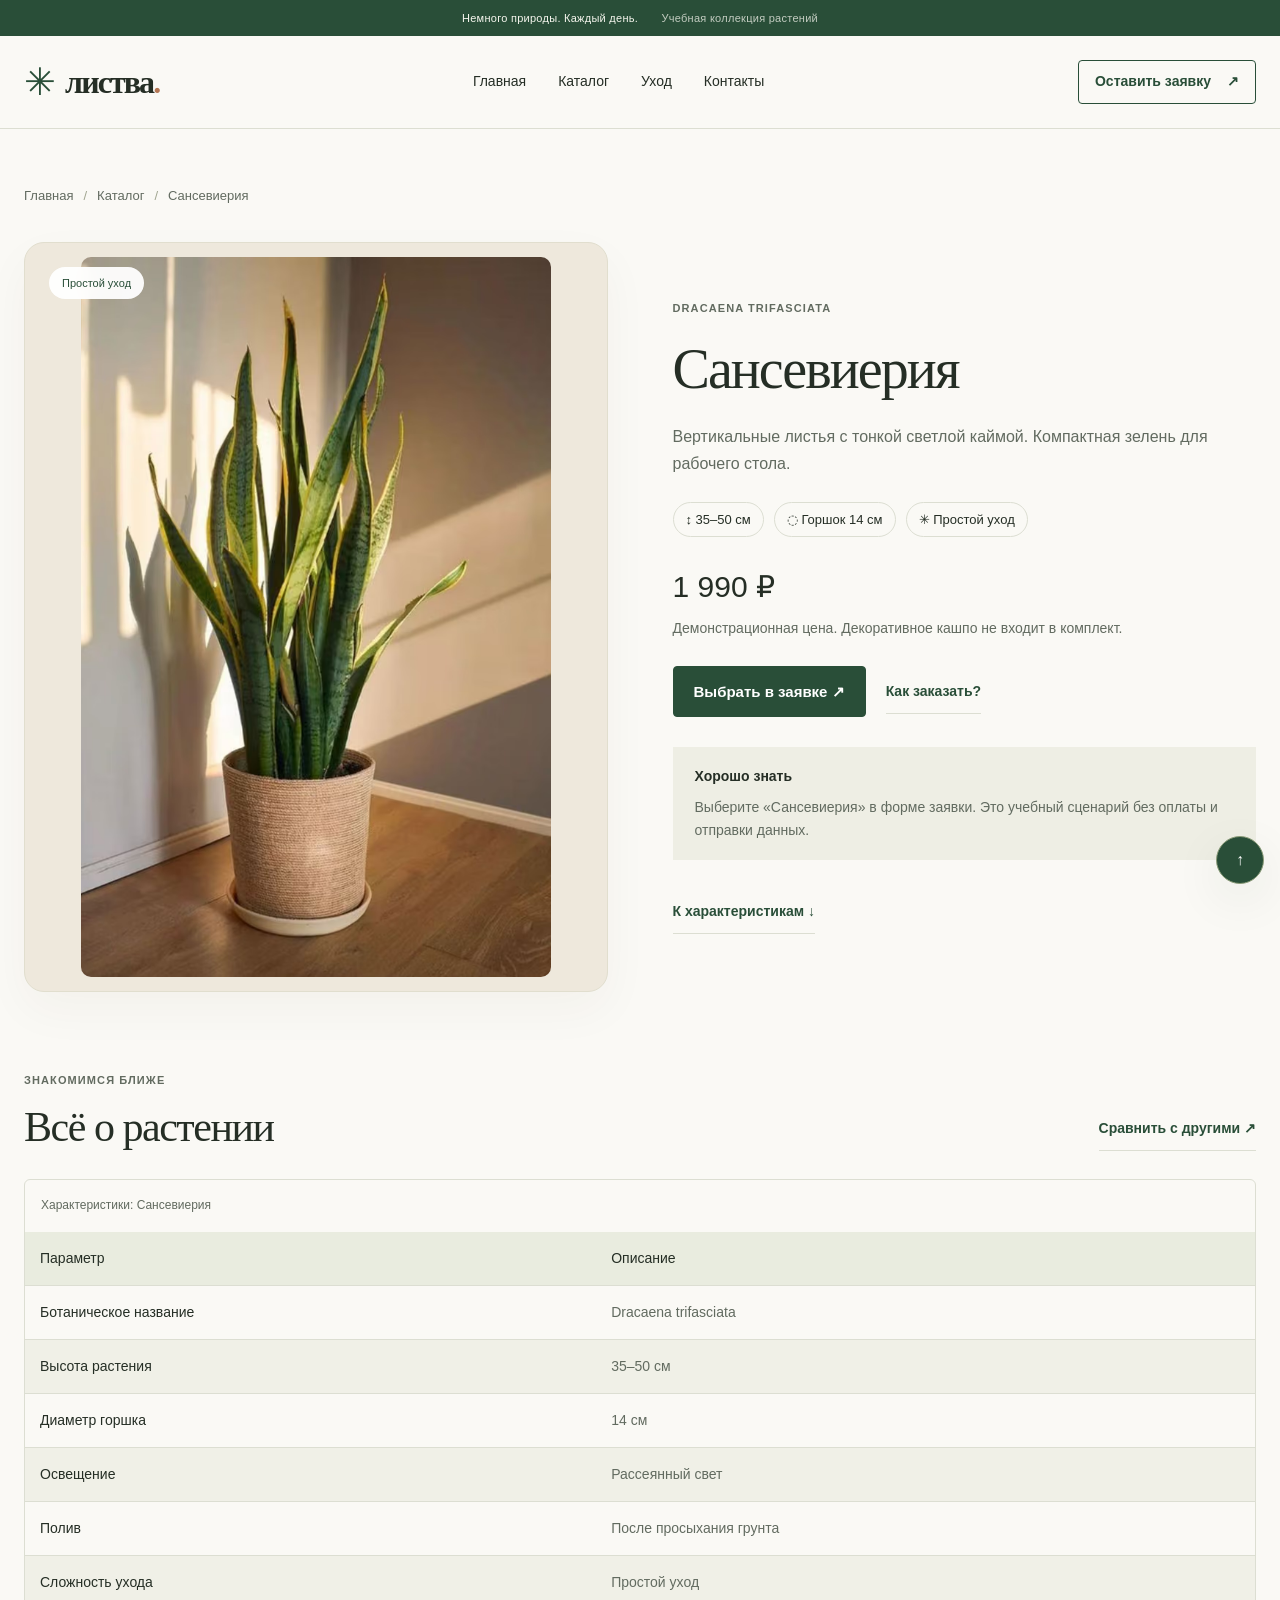
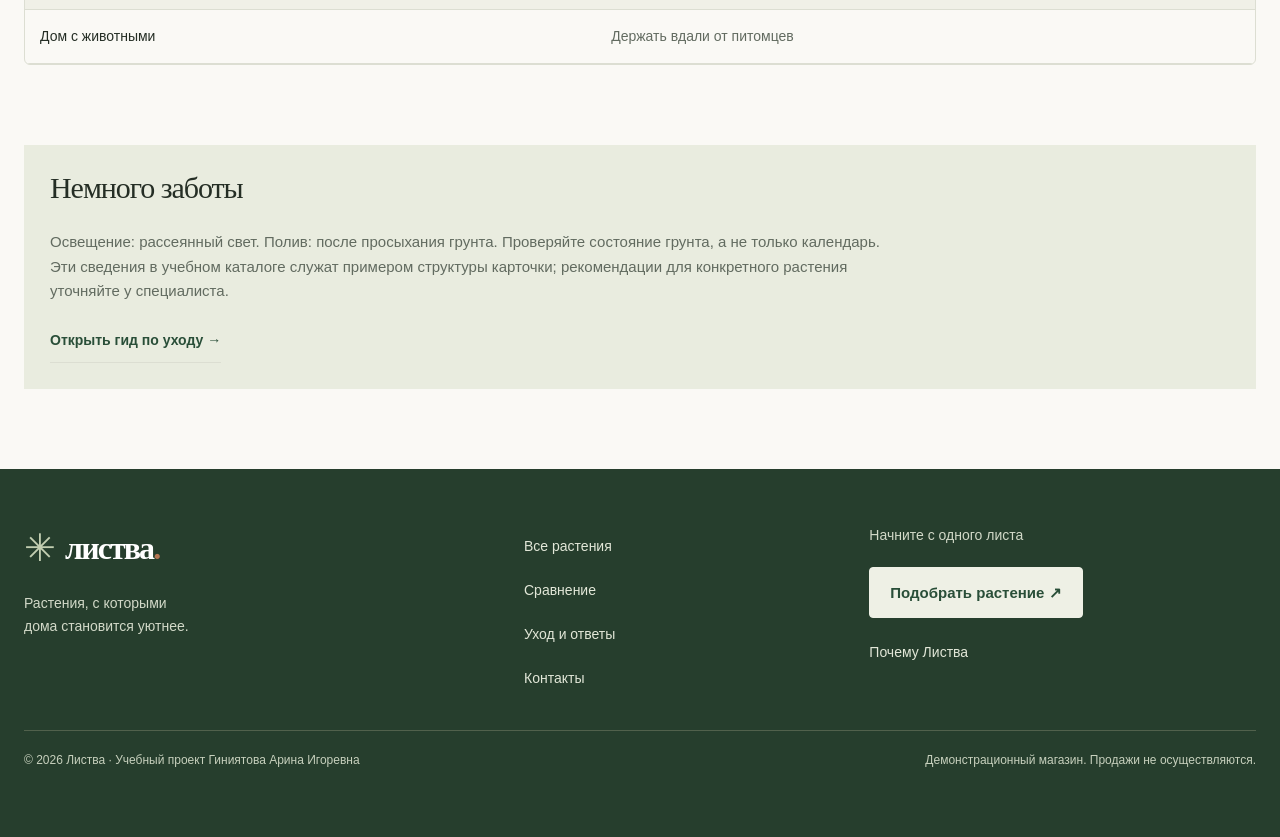
<file: product-sansevieria.html>
<!DOCTYPE html>
<html lang="ru">
<head><meta charset="utf-8"><meta name="viewport" content="width=device-width, initial-scale=1"><title>Сансевиерия — Листва</title><meta name="description" content="Сансевиерия: описание, фотография, высота, горшок и характеристики в учебном каталоге Листва."><link rel="icon" href="images/favicon.svg" type="image/svg+xml"><link rel="stylesheet" href="css/style.css"><link rel="stylesheet" href="css/responsive.css"><script src="js/main.js" defer></script>
</head>
<body id="top"><a class="skip-link" href="#main">Перейти к содержимому</a>
<div class="announcement">Немного природы. Каждый день. <span>Учебная коллекция растений</span>
</div>
<header class="site-header">
<div class="container site-header__inner"><a class="brand" href="index.html" aria-label="Листва — на главную"><span class="brand__mark" aria-hidden="true">✳</span> листва<span class="brand__dot">.</span></a>
<nav class="site-nav site-nav--desktop" aria-label="Основная навигация">
<ul class="site-nav__list">
<li><a class="site-nav__link" href="index.html">Главная</a>
</li>
<li><a class="site-nav__link" href="catalog.html">Каталог</a>
</li>
<li><a class="site-nav__link" href="care.html">Уход</a>
</li>
<li><a class="site-nav__link" href="contacts.html">Контакты</a>
</li>
</ul>
</nav>
<details class="site-menu">
<summary><span>Меню</span><span class="site-menu__icon" aria-hidden="true">☰</span>
</summary>
<nav class="site-nav site-nav--mobile" aria-label="Мобильная навигация">
<ul class="site-nav__list">
<li><a class="site-nav__link" href="index.html">Главная</a>
</li>
<li><a class="site-nav__link" href="catalog.html">Каталог</a>
</li>
<li><a class="site-nav__link" href="care.html">Уход</a>
</li>
<li><a class="site-nav__link" href="contacts.html">Контакты</a>
</li>
<li><a class="site-nav__link" href="order.html">Оставить заявку ↗</a>
</li>
</ul>
</nav>
</details><a class="button button--small button--outline" href="order.html">Оставить заявку <span aria-hidden="true">↗</span></a>
</div>
</header>
<main id="main" tabindex="-1">
<div class="container section section--top">
<nav aria-label="Хлебные крошки" class="breadcrumbs">
<ol class="breadcrumbs__list">
<li class=""><a href="index.html">Главная</a>
</li>
<li class=""><a href="catalog.html">Каталог</a>
</li>
<li class="" aria-current="page">Сансевиерия</li>
</ol>
</nav>
<article class="product-detail">
<div class="product-detail__image">
<picture class="plant-picture"><source type="image/avif" srcset="images/sansevieria-360.avif 360w, images/sansevieria-640.avif 640w, images/sansevieria-736.avif 736w" sizes="(min-width: 1280px) 550px, (min-width: 1024px) 44vw, (min-width: 640px) 500px, calc(100vw - 64px)"><img class="plant-photo" src="images/sansevieria-640.webp" width="736" height="1127" alt="Сансевиерия" data-plant-photo="sansevieria" decoding="async" srcset="images/sansevieria-360.webp 360w, images/sansevieria-640.webp 640w, images/sansevieria-736.webp 736w" sizes="(min-width: 1280px) 550px, (min-width: 1024px) 44vw, (min-width: 640px) 500px, calc(100vw - 64px)">
</picture><span class="product-detail__badge">Простой уход</span>
</div>
<div class="product-detail__content"><p class="eyebrow">Dracaena trifasciata</p><h1 class="page-title">Сансевиерия</h1><p class="product-detail__lead">Вертикальные листья с тонкой светлой каймой. Компактная зелень для рабочего стола.</p>
<div class="plant-facts"><span>↕ 35–50 см</span><span>◌ Горшок 14 см</span><span>✳ Простой уход</span>
</div><p class="product-detail__price">1 990 ₽ </p><p class="muted">Демонстрационная цена. Декоративное кашпо не входит в комплект.</p>
<div class="hero__actions"><a class="button" href="order.html">Выбрать в заявке ↗</a><button class="text-link" type="button" data-open-modal="delivery-dialog">Как заказать?</button>
</div>
<aside class="product-detail__note"><strong>Хорошо знать</strong><p>Выберите «Сансевиерия» в форме заявки. Это учебный сценарий без оплаты и отправки данных.</p>
</aside><a class="text-link" href="#specifications">К характеристикам ↓</a>
</div>
</article>
<section class="section" id="specifications">
<div class="section-heading">
<div><p class="eyebrow">Знакомимся ближе</p><h2>Всё о растении</h2>
</div><a class="text-link" href="compare.html">Сравнить с другими ↗</a>
</div>
<dl class="spec-cards" aria-label="Характеристики: Сансевиерия">
<div class="spec-cards__item">
<dt>Ботаническое название</dt>
<dd>Dracaena trifasciata</dd>
</div>
<div class="spec-cards__item">
<dt>Высота растения</dt>
<dd>35–50 см</dd>
</div>
<div class="spec-cards__item">
<dt>Диаметр горшка</dt>
<dd>14 см</dd>
</div>
<div class="spec-cards__item">
<dt>Освещение</dt>
<dd>Рассеянный свет</dd>
</div>
<div class="spec-cards__item">
<dt>Полив</dt>
<dd>После просыхания грунта</dd>
</div>
<div class="spec-cards__item">
<dt>Сложность ухода</dt>
<dd>Простой уход</dd>
</div>
<div class="spec-cards__item">
<dt>Дом с животными</dt>
<dd>Держать вдали от питомцев</dd>
</div>
</dl>
<div class="specifications specifications--desktop" tabindex="0" role="region" aria-label="Характеристики: Сансевиерия">
<table class="specifications__table"><caption>Характеристики: Сансевиерия</caption>
<thead>
<tr><th scope="col">Параметр</th><th scope="col">Описание</th>
</tr>
</thead>
<tbody>
<tr><th scope="row">Ботаническое название</th><td>Dracaena trifasciata</td>
</tr>
<tr><th scope="row">Высота растения</th><td>35–50 см</td>
</tr>
<tr><th scope="row">Диаметр горшка</th><td>14 см</td>
</tr>
<tr><th scope="row">Освещение</th><td>Рассеянный свет</td>
</tr>
<tr><th scope="row">Полив</th><td>После просыхания грунта</td>
</tr>
<tr><th scope="row">Сложность ухода</th><td>Простой уход</td>
</tr>
<tr><th scope="row">Дом с животными</th><td>Держать вдали от питомцев</td>
</tr>
</tbody>
</table>
</div>
</section>
<section class="care-note"><h2>Немного заботы</h2><p>Освещение: рассеянный свет. Полив: после просыхания грунта. Проверяйте состояние грунта, а не только календарь. Эти сведения в учебном каталоге служат примером структуры карточки; рекомендации для конкретного растения уточняйте у специалиста.</p><a href="care.html" class="text-link">Открыть гид по уходу →</a>
</section>
</div>
</main>
<footer class="site-footer" id="contacts">
<div class="container site-footer__grid">
<div><a class="brand brand--light" href="index.html"><span class="brand__mark" aria-hidden="true">✳</span> листва<span class="brand__dot">.</span></a><p>Растения, с которыми<br>дома становится уютнее.</p>
</div>
<nav aria-label="Навигация в подвале"><a href="catalog.html">Все растения</a><a href="compare.html">Сравнение</a><a href="care.html">Уход и ответы</a><a href="contacts.html">Контакты</a>
</nav>
<div><p class="site-footer__title">Начните с одного листа</p><a class="button button--light" href="order.html">Подобрать растение ↗</a><a href="index.html#advantages">Почему Листва</a>
</div>
</div>
<div class="container site-footer__bottom"><span>© 2026 Листва · Учебный проект Гиниятова Арина Игоревна</span><span>Демонстрационный магазин. Продажи не осуществляются.</span>
</div>
</footer><a href="#top" class="back-top" aria-label="Наверх">↑</a>
<dialog class="info-dialog" id="delivery-dialog" aria-labelledby="delivery-title">
<form method="dialog"><button type="submit" class="info-dialog__close" aria-label="Закрыть окно">×</button>
</form><p class="eyebrow">Всё начинается с выбора</p><h2 id="delivery-title">Как получить растение</h2>
<ol class="steps">
<li>Посмотрите каталог и сравните условия ухода.</li>
<li>Откройте форму и выберите растение.</li>
<li>Проверьте заполнение учебной заявки.</li>
</ol><p>Это демонстрация интерфейса. Доставки, оплаты и отправки заявки нет.</p><a class="button" href="order.html">Перейти к заявке ↗</a>
</dialog>
</body>
</html>
</file>
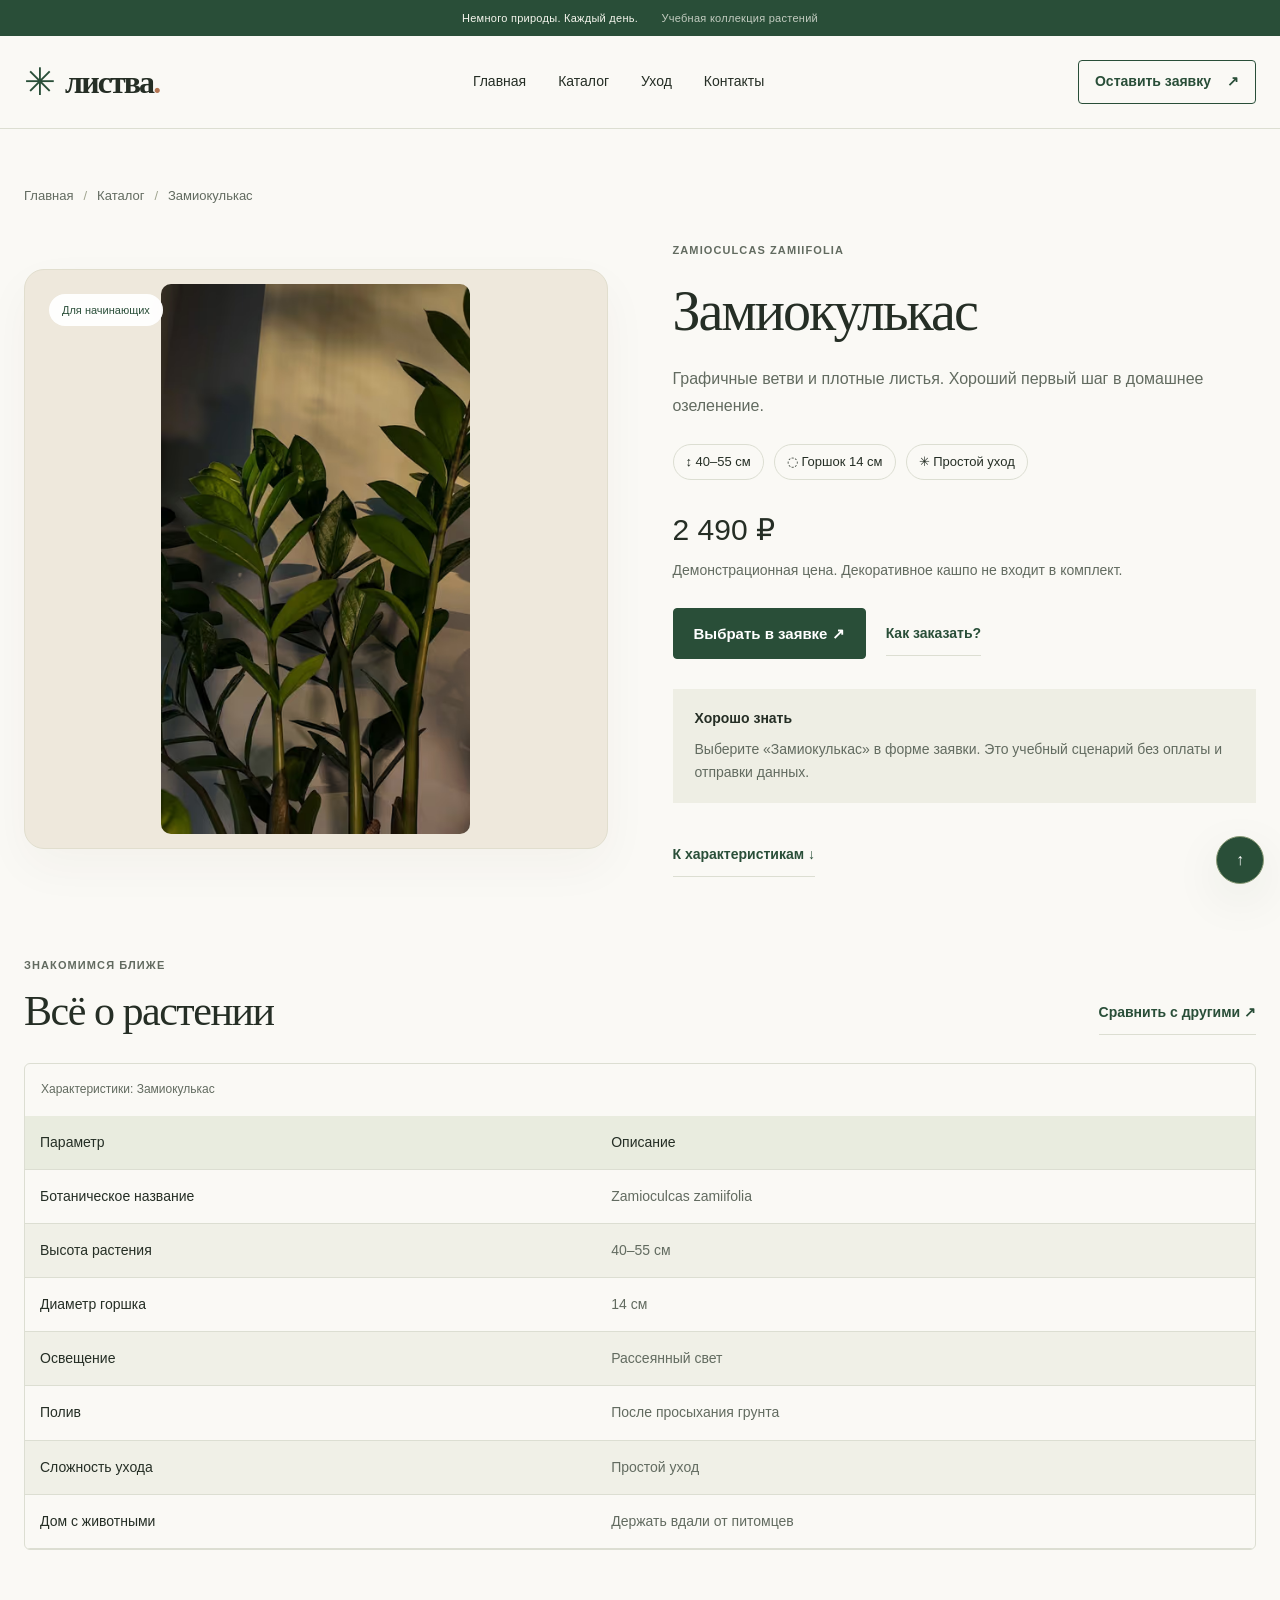
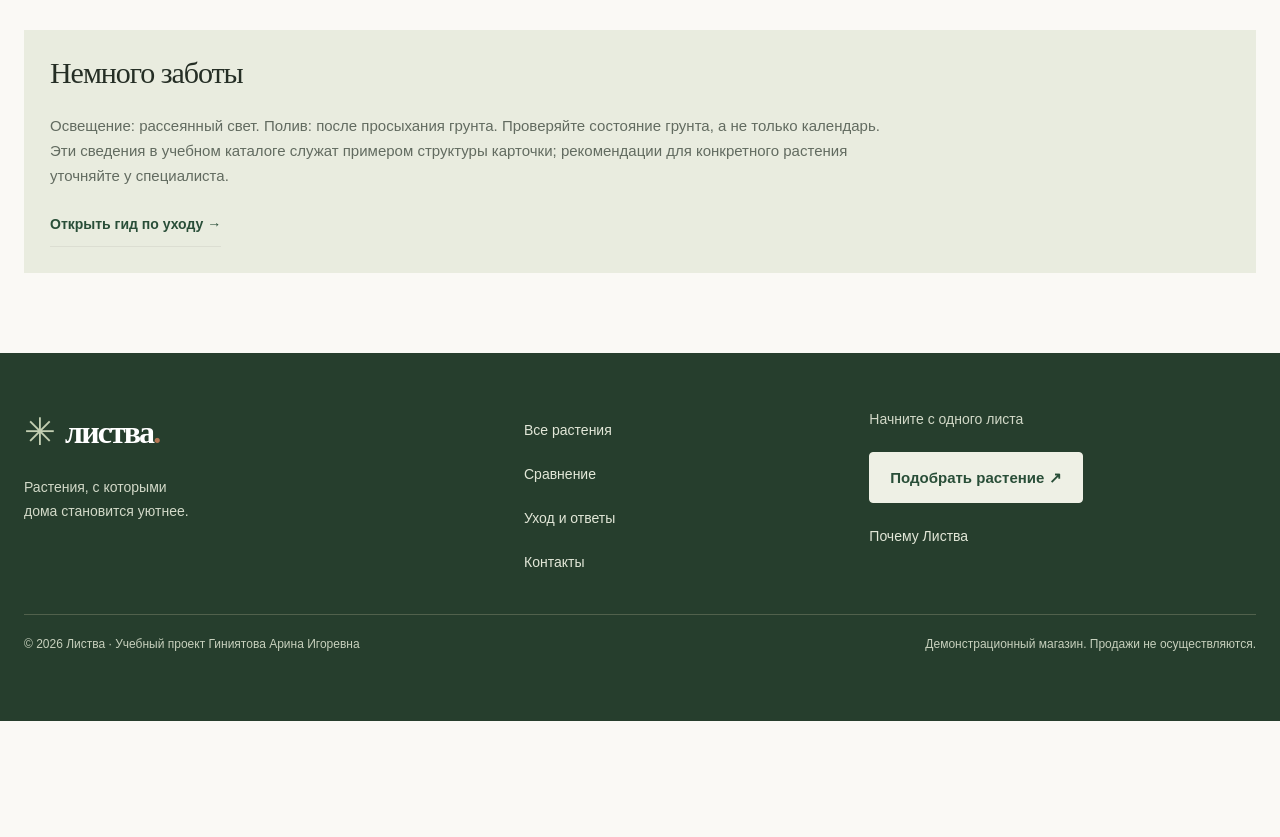
<file: product-zamioculcas.html>
<!DOCTYPE html>
<html lang="ru">
<head><meta charset="utf-8"><meta name="viewport" content="width=device-width, initial-scale=1"><title>Замиокулькас — Листва</title><meta name="description" content="Замиокулькас: описание, фотография, высота, горшок и характеристики в учебном каталоге Листва."><link rel="icon" href="images/favicon.svg" type="image/svg+xml"><link rel="stylesheet" href="css/style.css"><link rel="stylesheet" href="css/responsive.css"><script src="js/main.js" defer></script>
</head>
<body id="top"><a class="skip-link" href="#main">Перейти к содержимому</a>
<div class="announcement">Немного природы. Каждый день. <span>Учебная коллекция растений</span>
</div>
<header class="site-header">
<div class="container site-header__inner"><a class="brand" href="index.html" aria-label="Листва — на главную"><span class="brand__mark" aria-hidden="true">✳</span> листва<span class="brand__dot">.</span></a>
<nav class="site-nav site-nav--desktop" aria-label="Основная навигация">
<ul class="site-nav__list">
<li><a class="site-nav__link" href="index.html">Главная</a>
</li>
<li><a class="site-nav__link" href="catalog.html">Каталог</a>
</li>
<li><a class="site-nav__link" href="care.html">Уход</a>
</li>
<li><a class="site-nav__link" href="contacts.html">Контакты</a>
</li>
</ul>
</nav>
<details class="site-menu">
<summary><span>Меню</span><span class="site-menu__icon" aria-hidden="true">☰</span>
</summary>
<nav class="site-nav site-nav--mobile" aria-label="Мобильная навигация">
<ul class="site-nav__list">
<li><a class="site-nav__link" href="index.html">Главная</a>
</li>
<li><a class="site-nav__link" href="catalog.html">Каталог</a>
</li>
<li><a class="site-nav__link" href="care.html">Уход</a>
</li>
<li><a class="site-nav__link" href="contacts.html">Контакты</a>
</li>
<li><a class="site-nav__link" href="order.html">Оставить заявку ↗</a>
</li>
</ul>
</nav>
</details><a class="button button--small button--outline" href="order.html">Оставить заявку <span aria-hidden="true">↗</span></a>
</div>
</header>
<main id="main" tabindex="-1">
<div class="container section section--top">
<nav aria-label="Хлебные крошки" class="breadcrumbs">
<ol class="breadcrumbs__list">
<li class=""><a href="index.html">Главная</a>
</li>
<li class=""><a href="catalog.html">Каталог</a>
</li>
<li class="" aria-current="page">Замиокулькас</li>
</ol>
</nav>
<article class="product-detail">
<div class="product-detail__image">
<picture class="plant-picture"><source type="image/avif" srcset="images/zamioculcas-360.avif 360w, images/zamioculcas-640.avif 640w, images/zamioculcas-736.avif 736w" sizes="(min-width: 1280px) 550px, (min-width: 1024px) 44vw, (min-width: 640px) 500px, calc(100vw - 64px)"><img class="plant-photo" src="images/zamioculcas-640.webp" width="736" height="1308" alt="Замиокулькас" data-plant-photo="zamioculcas" decoding="async" srcset="images/zamioculcas-360.webp 360w, images/zamioculcas-640.webp 640w, images/zamioculcas-736.webp 736w" sizes="(min-width: 1280px) 550px, (min-width: 1024px) 44vw, (min-width: 640px) 500px, calc(100vw - 64px)">
</picture><span class="product-detail__badge">Для начинающих</span>
</div>
<div class="product-detail__content"><p class="eyebrow">Zamioculcas zamiifolia</p><h1 class="page-title">Замиокулькас</h1><p class="product-detail__lead">Графичные ветви и плотные листья. Хороший первый шаг в домашнее озеленение.</p>
<div class="plant-facts"><span>↕ 40–55 см</span><span>◌ Горшок 14 см</span><span>✳ Простой уход</span>
</div><p class="product-detail__price">2 490 ₽ </p><p class="muted">Демонстрационная цена. Декоративное кашпо не входит в комплект.</p>
<div class="hero__actions"><a class="button" href="order.html">Выбрать в заявке ↗</a><button class="text-link" type="button" data-open-modal="delivery-dialog">Как заказать?</button>
</div>
<aside class="product-detail__note"><strong>Хорошо знать</strong><p>Выберите «Замиокулькас» в форме заявки. Это учебный сценарий без оплаты и отправки данных.</p>
</aside><a class="text-link" href="#specifications">К характеристикам ↓</a>
</div>
</article>
<section class="section" id="specifications">
<div class="section-heading">
<div><p class="eyebrow">Знакомимся ближе</p><h2>Всё о растении</h2>
</div><a class="text-link" href="compare.html">Сравнить с другими ↗</a>
</div>
<dl class="spec-cards" aria-label="Характеристики: Замиокулькас">
<div class="spec-cards__item">
<dt>Ботаническое название</dt>
<dd>Zamioculcas zamiifolia</dd>
</div>
<div class="spec-cards__item">
<dt>Высота растения</dt>
<dd>40–55 см</dd>
</div>
<div class="spec-cards__item">
<dt>Диаметр горшка</dt>
<dd>14 см</dd>
</div>
<div class="spec-cards__item">
<dt>Освещение</dt>
<dd>Рассеянный свет</dd>
</div>
<div class="spec-cards__item">
<dt>Полив</dt>
<dd>После просыхания грунта</dd>
</div>
<div class="spec-cards__item">
<dt>Сложность ухода</dt>
<dd>Простой уход</dd>
</div>
<div class="spec-cards__item">
<dt>Дом с животными</dt>
<dd>Держать вдали от питомцев</dd>
</div>
</dl>
<div class="specifications specifications--desktop" tabindex="0" role="region" aria-label="Характеристики: Замиокулькас">
<table class="specifications__table"><caption>Характеристики: Замиокулькас</caption>
<thead>
<tr><th scope="col">Параметр</th><th scope="col">Описание</th>
</tr>
</thead>
<tbody>
<tr><th scope="row">Ботаническое название</th><td>Zamioculcas zamiifolia</td>
</tr>
<tr><th scope="row">Высота растения</th><td>40–55 см</td>
</tr>
<tr><th scope="row">Диаметр горшка</th><td>14 см</td>
</tr>
<tr><th scope="row">Освещение</th><td>Рассеянный свет</td>
</tr>
<tr><th scope="row">Полив</th><td>После просыхания грунта</td>
</tr>
<tr><th scope="row">Сложность ухода</th><td>Простой уход</td>
</tr>
<tr><th scope="row">Дом с животными</th><td>Держать вдали от питомцев</td>
</tr>
</tbody>
</table>
</div>
</section>
<section class="care-note"><h2>Немного заботы</h2><p>Освещение: рассеянный свет. Полив: после просыхания грунта. Проверяйте состояние грунта, а не только календарь. Эти сведения в учебном каталоге служат примером структуры карточки; рекомендации для конкретного растения уточняйте у специалиста.</p><a href="care.html" class="text-link">Открыть гид по уходу →</a>
</section>
</div>
</main>
<footer class="site-footer" id="contacts">
<div class="container site-footer__grid">
<div><a class="brand brand--light" href="index.html"><span class="brand__mark" aria-hidden="true">✳</span> листва<span class="brand__dot">.</span></a><p>Растения, с которыми<br>дома становится уютнее.</p>
</div>
<nav aria-label="Навигация в подвале"><a href="catalog.html">Все растения</a><a href="compare.html">Сравнение</a><a href="care.html">Уход и ответы</a><a href="contacts.html">Контакты</a>
</nav>
<div><p class="site-footer__title">Начните с одного листа</p><a class="button button--light" href="order.html">Подобрать растение ↗</a><a href="index.html#advantages">Почему Листва</a>
</div>
</div>
<div class="container site-footer__bottom"><span>© 2026 Листва · Учебный проект Гиниятова Арина Игоревна</span><span>Демонстрационный магазин. Продажи не осуществляются.</span>
</div>
</footer><a href="#top" class="back-top" aria-label="Наверх">↑</a>
<dialog class="info-dialog" id="delivery-dialog" aria-labelledby="delivery-title">
<form method="dialog"><button type="submit" class="info-dialog__close" aria-label="Закрыть окно">×</button>
</form><p class="eyebrow">Всё начинается с выбора</p><h2 id="delivery-title">Как получить растение</h2>
<ol class="steps">
<li>Посмотрите каталог и сравните условия ухода.</li>
<li>Откройте форму и выберите растение.</li>
<li>Проверьте заполнение учебной заявки.</li>
</ol><p>Это демонстрация интерфейса. Доставки, оплаты и отправки заявки нет.</p><a class="button" href="order.html">Перейти к заявке ↗</a>
</dialog>
</body>
</html>
</file>
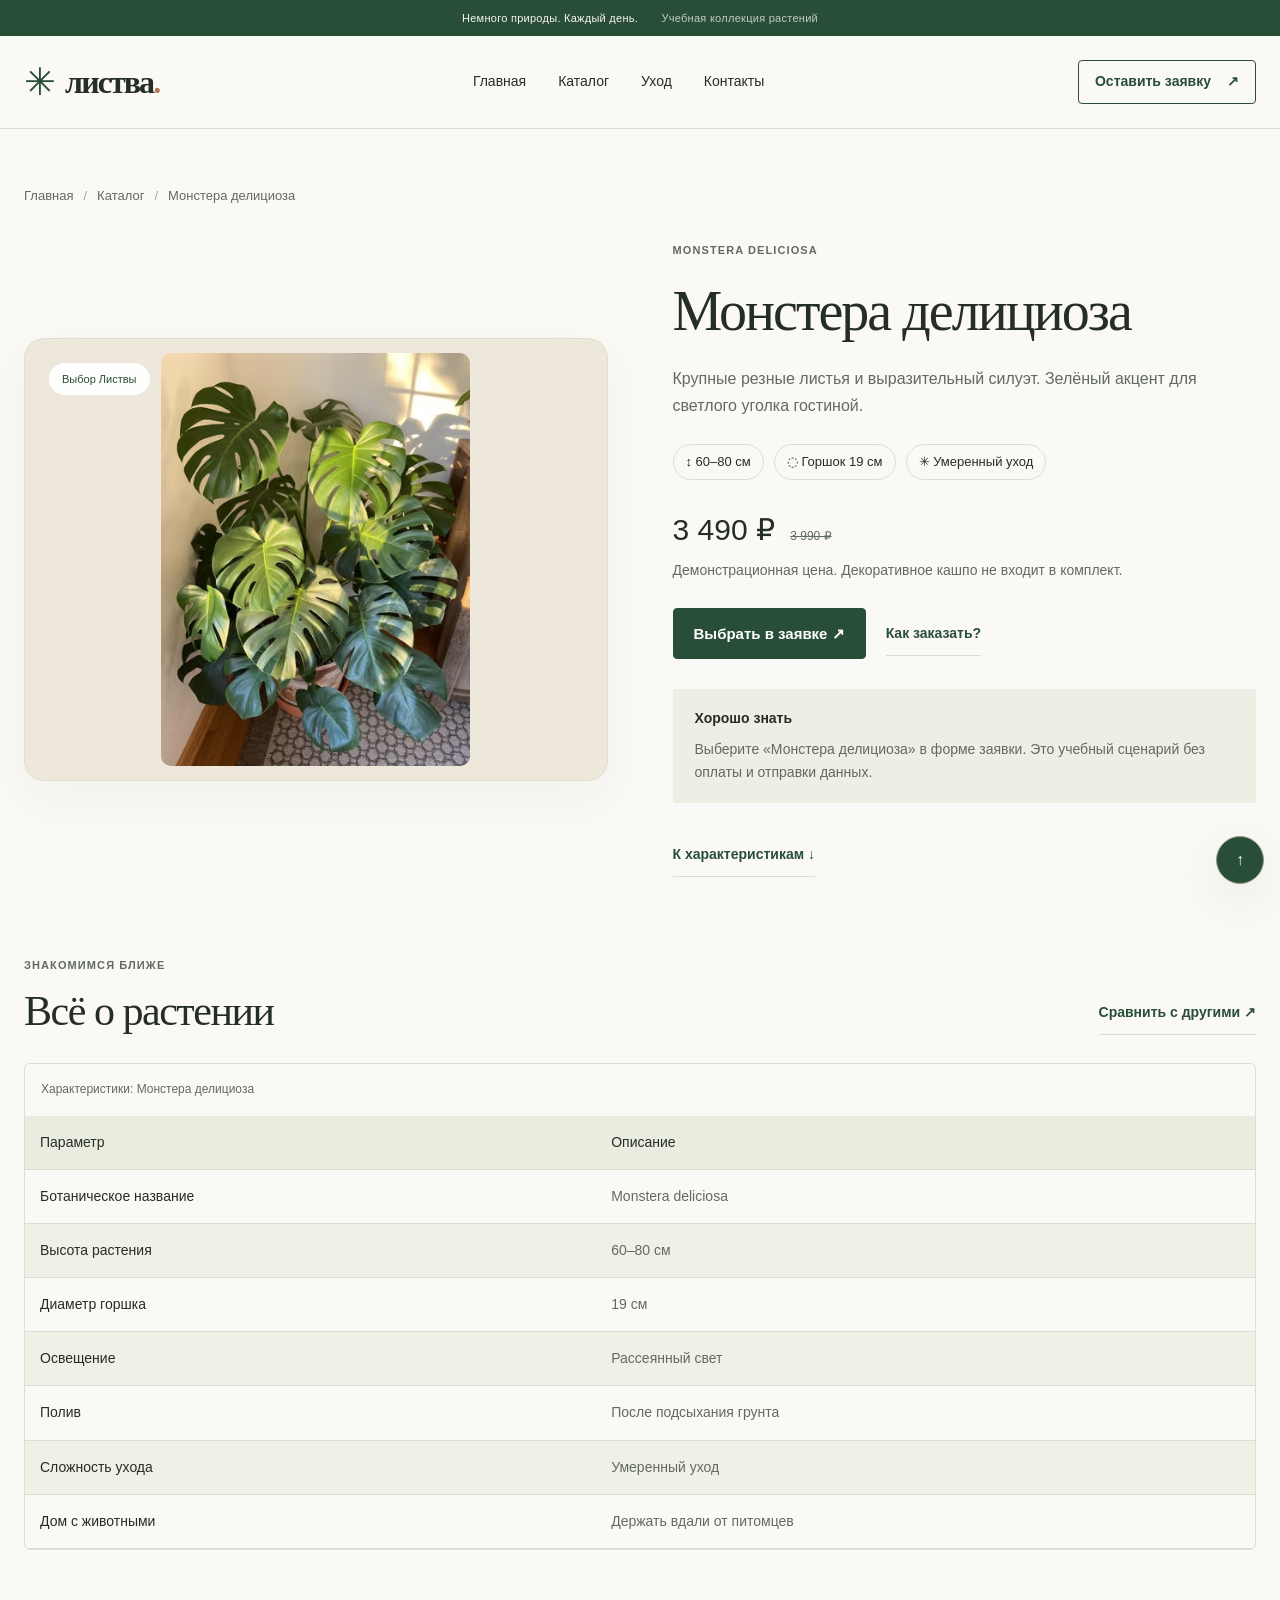
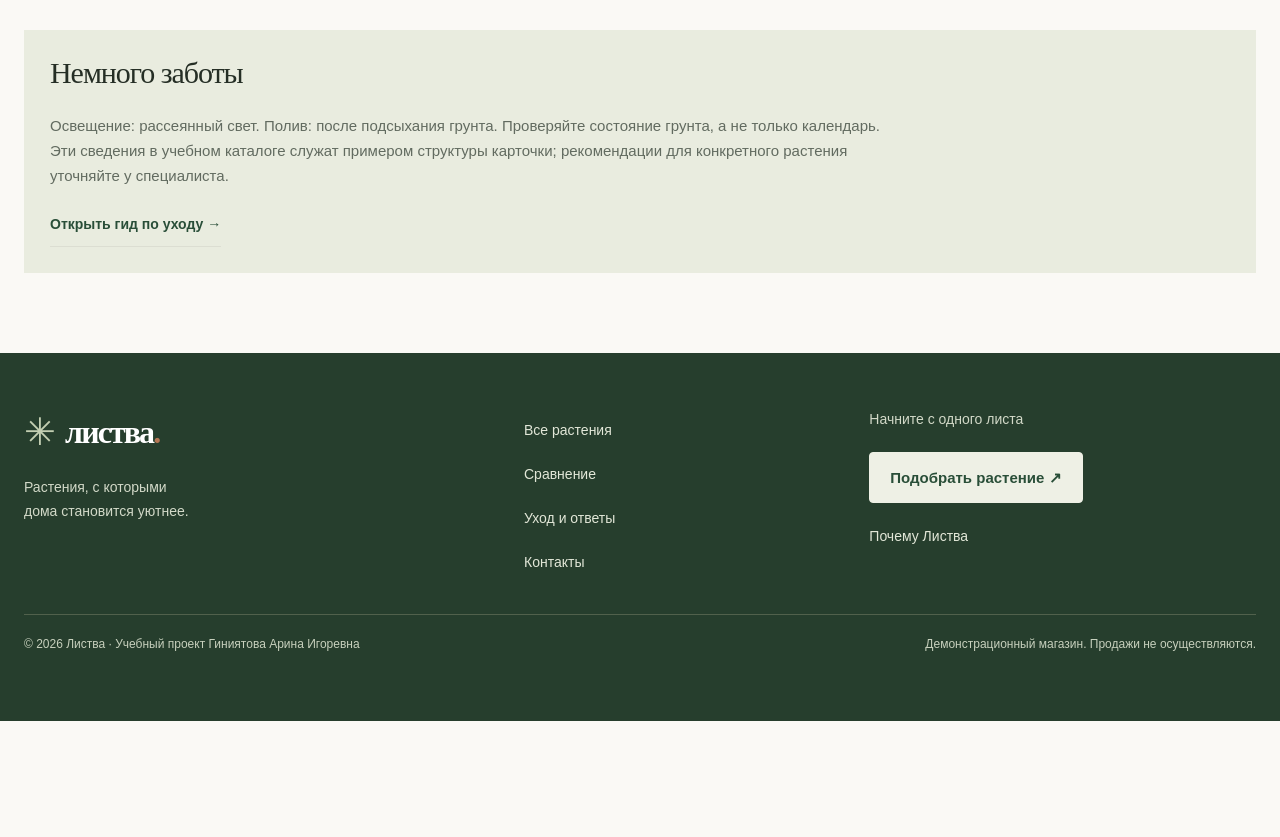
<file: product.html>
<!DOCTYPE html>
<html lang="ru">
<head><meta charset="utf-8"><meta name="viewport" content="width=device-width, initial-scale=1"><title>Монстера делициоза — Листва</title><meta name="description" content="Монстера делициоза: описание, фотография, высота, горшок и характеристики в учебном каталоге Листва."><link rel="icon" href="images/favicon.svg" type="image/svg+xml"><link rel="stylesheet" href="css/style.css"><link rel="stylesheet" href="css/responsive.css"><script src="js/main.js" defer></script>
</head>
<body id="top"><a class="skip-link" href="#main">Перейти к содержимому</a>
<div class="announcement">Немного природы. Каждый день. <span>Учебная коллекция растений</span>
</div>
<header class="site-header">
<div class="container site-header__inner"><a class="brand" href="index.html" aria-label="Листва — на главную"><span class="brand__mark" aria-hidden="true">✳</span> листва<span class="brand__dot">.</span></a>
<nav class="site-nav site-nav--desktop" aria-label="Основная навигация">
<ul class="site-nav__list">
<li><a class="site-nav__link" href="index.html">Главная</a>
</li>
<li><a class="site-nav__link" href="catalog.html">Каталог</a>
</li>
<li><a class="site-nav__link" href="care.html">Уход</a>
</li>
<li><a class="site-nav__link" href="contacts.html">Контакты</a>
</li>
</ul>
</nav>
<details class="site-menu">
<summary><span>Меню</span><span class="site-menu__icon" aria-hidden="true">☰</span>
</summary>
<nav class="site-nav site-nav--mobile" aria-label="Мобильная навигация">
<ul class="site-nav__list">
<li><a class="site-nav__link" href="index.html">Главная</a>
</li>
<li><a class="site-nav__link" href="catalog.html">Каталог</a>
</li>
<li><a class="site-nav__link" href="care.html">Уход</a>
</li>
<li><a class="site-nav__link" href="contacts.html">Контакты</a>
</li>
<li><a class="site-nav__link" href="order.html">Оставить заявку ↗</a>
</li>
</ul>
</nav>
</details><a class="button button--small button--outline" href="order.html">Оставить заявку <span aria-hidden="true">↗</span></a>
</div>
</header>
<main id="main" tabindex="-1">
<div class="container section section--top">
<nav aria-label="Хлебные крошки" class="breadcrumbs">
<ol class="breadcrumbs__list">
<li class=""><a href="index.html">Главная</a>
</li>
<li class=""><a href="catalog.html">Каталог</a>
</li>
<li class="" aria-current="page">Монстера делициоза</li>
</ol>
</nav>
<article class="product-detail">
<div class="product-detail__image">
<picture class="plant-picture"><source type="image/avif" srcset="images/monstera-360.avif 360w, images/monstera-640.avif 640w, images/monstera-750.avif 750w" sizes="(min-width: 1280px) 550px, (min-width: 1024px) 44vw, (min-width: 640px) 500px, calc(100vw - 64px)"><img class="plant-photo" src="images/monstera-640.webp" width="750" height="1000" alt="Монстера делициоза" data-plant-photo="monstera" decoding="async" srcset="images/monstera-360.webp 360w, images/monstera-640.webp 640w, images/monstera-750.webp 750w" sizes="(min-width: 1280px) 550px, (min-width: 1024px) 44vw, (min-width: 640px) 500px, calc(100vw - 64px)">
</picture><span class="product-detail__badge">Выбор Листвы</span>
</div>
<div class="product-detail__content"><p class="eyebrow">Monstera deliciosa</p><h1 class="page-title">Монстера делициоза</h1><p class="product-detail__lead">Крупные резные листья и выразительный силуэт. Зелёный акцент для светлого уголка гостиной.</p>
<div class="plant-facts"><span>↕ 60–80 см</span><span>◌ Горшок 19 см</span><span>✳ Умеренный уход</span>
</div><p class="product-detail__price">3 490 ₽ <del>3 990 ₽</del></p><p class="muted">Демонстрационная цена. Декоративное кашпо не входит в комплект.</p>
<div class="hero__actions"><a class="button" href="order.html">Выбрать в заявке ↗</a><button class="text-link" type="button" data-open-modal="delivery-dialog">Как заказать?</button>
</div>
<aside class="product-detail__note"><strong>Хорошо знать</strong><p>Выберите «Монстера делициоза» в форме заявки. Это учебный сценарий без оплаты и отправки данных.</p>
</aside><a class="text-link" href="#specifications">К характеристикам ↓</a>
</div>
</article>
<section class="section" id="specifications">
<div class="section-heading">
<div><p class="eyebrow">Знакомимся ближе</p><h2>Всё о растении</h2>
</div><a class="text-link" href="compare.html">Сравнить с другими ↗</a>
</div>
<dl class="spec-cards" aria-label="Характеристики: Монстера делициоза">
<div class="spec-cards__item">
<dt>Ботаническое название</dt>
<dd>Monstera deliciosa</dd>
</div>
<div class="spec-cards__item">
<dt>Высота растения</dt>
<dd>60–80 см</dd>
</div>
<div class="spec-cards__item">
<dt>Диаметр горшка</dt>
<dd>19 см</dd>
</div>
<div class="spec-cards__item">
<dt>Освещение</dt>
<dd>Рассеянный свет</dd>
</div>
<div class="spec-cards__item">
<dt>Полив</dt>
<dd>После подсыхания грунта</dd>
</div>
<div class="spec-cards__item">
<dt>Сложность ухода</dt>
<dd>Умеренный уход</dd>
</div>
<div class="spec-cards__item">
<dt>Дом с животными</dt>
<dd>Держать вдали от питомцев</dd>
</div>
</dl>
<div class="specifications specifications--desktop" tabindex="0" role="region" aria-label="Характеристики: Монстера делициоза">
<table class="specifications__table"><caption>Характеристики: Монстера делициоза</caption>
<thead>
<tr><th scope="col">Параметр</th><th scope="col">Описание</th>
</tr>
</thead>
<tbody>
<tr><th scope="row">Ботаническое название</th><td>Monstera deliciosa</td>
</tr>
<tr><th scope="row">Высота растения</th><td>60–80 см</td>
</tr>
<tr><th scope="row">Диаметр горшка</th><td>19 см</td>
</tr>
<tr><th scope="row">Освещение</th><td>Рассеянный свет</td>
</tr>
<tr><th scope="row">Полив</th><td>После подсыхания грунта</td>
</tr>
<tr><th scope="row">Сложность ухода</th><td>Умеренный уход</td>
</tr>
<tr><th scope="row">Дом с животными</th><td>Держать вдали от питомцев</td>
</tr>
</tbody>
</table>
</div>
</section>
<section class="care-note"><h2>Немного заботы</h2><p>Освещение: рассеянный свет. Полив: после подсыхания грунта. Проверяйте состояние грунта, а не только календарь. Эти сведения в учебном каталоге служат примером структуры карточки; рекомендации для конкретного растения уточняйте у специалиста.</p><a href="care.html" class="text-link">Открыть гид по уходу →</a>
</section>
</div>
</main>
<footer class="site-footer" id="contacts">
<div class="container site-footer__grid">
<div><a class="brand brand--light" href="index.html"><span class="brand__mark" aria-hidden="true">✳</span> листва<span class="brand__dot">.</span></a><p>Растения, с которыми<br>дома становится уютнее.</p>
</div>
<nav aria-label="Навигация в подвале"><a href="catalog.html">Все растения</a><a href="compare.html">Сравнение</a><a href="care.html">Уход и ответы</a><a href="contacts.html">Контакты</a>
</nav>
<div><p class="site-footer__title">Начните с одного листа</p><a class="button button--light" href="order.html">Подобрать растение ↗</a><a href="index.html#advantages">Почему Листва</a>
</div>
</div>
<div class="container site-footer__bottom"><span>© 2026 Листва · Учебный проект Гиниятова Арина Игоревна</span><span>Демонстрационный магазин. Продажи не осуществляются.</span>
</div>
</footer><a href="#top" class="back-top" aria-label="Наверх">↑</a>
<dialog class="info-dialog" id="delivery-dialog" aria-labelledby="delivery-title">
<form method="dialog"><button type="submit" class="info-dialog__close" aria-label="Закрыть окно">×</button>
</form><p class="eyebrow">Всё начинается с выбора</p><h2 id="delivery-title">Как получить растение</h2>
<ol class="steps">
<li>Посмотрите каталог и сравните условия ухода.</li>
<li>Откройте форму и выберите растение.</li>
<li>Проверьте заполнение учебной заявки.</li>
</ol><p>Это демонстрация интерфейса. Доставки, оплаты и отправки заявки нет.</p><a class="button" href="order.html">Перейти к заявке ↗</a>
</dialog>
</body>
</html>
</file>
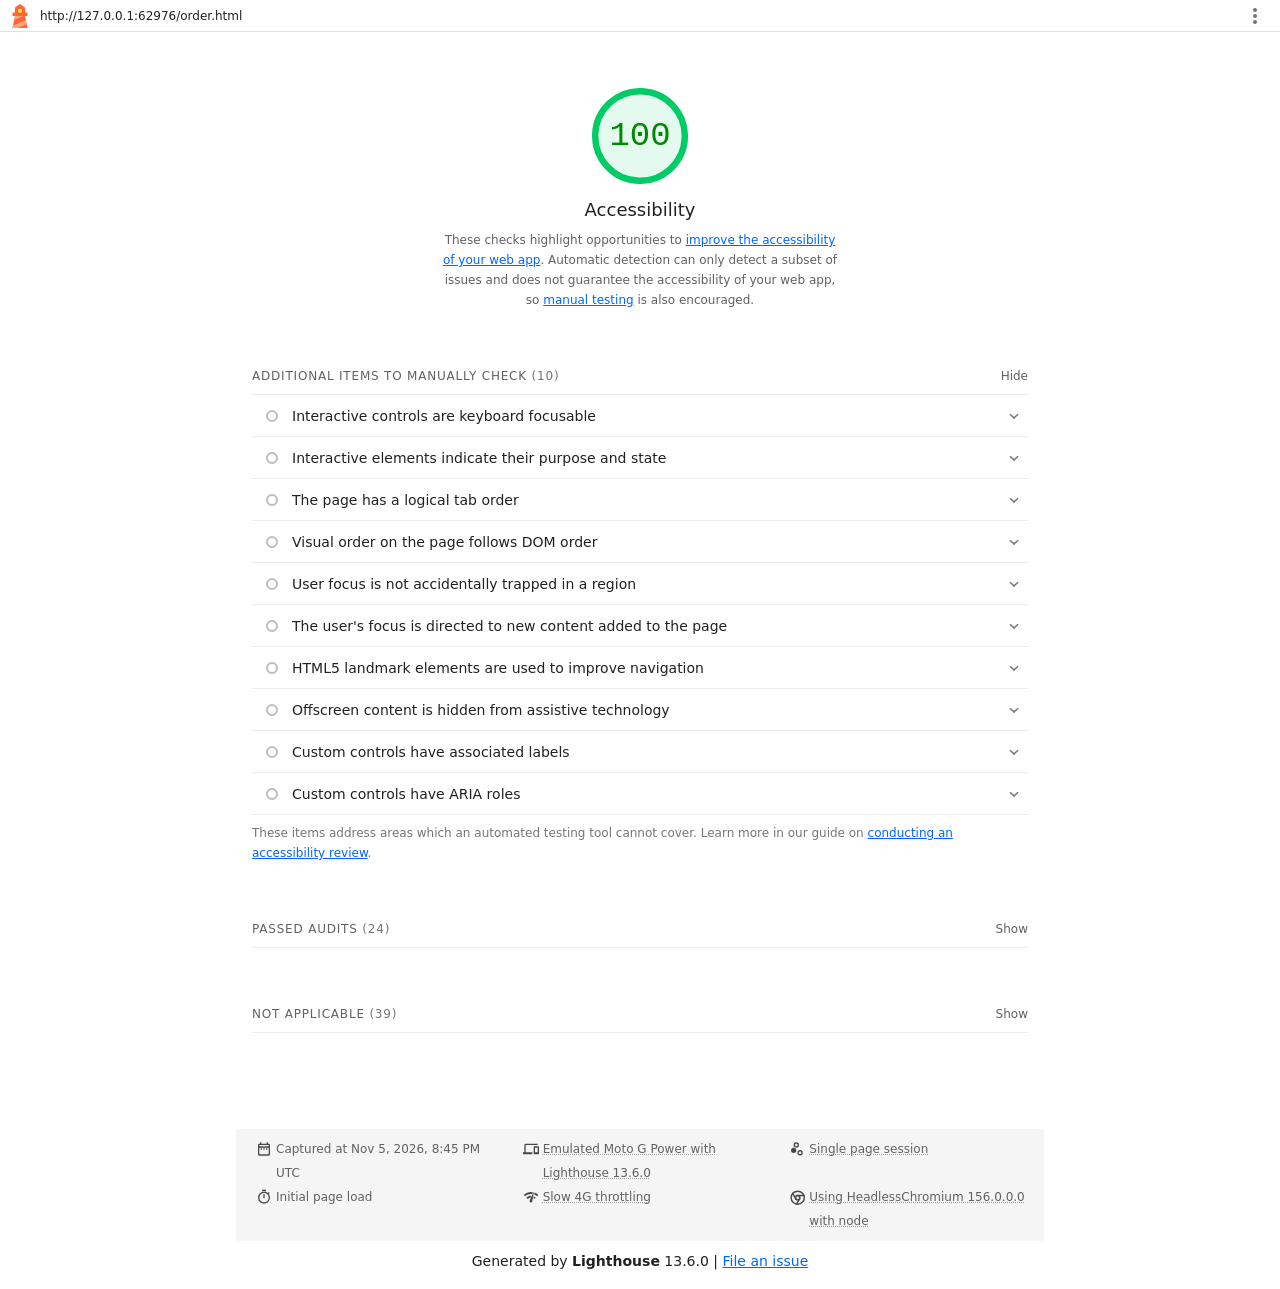
<file: lighthouse/order-accessibility.html>
<!--
@license
Copyright 2018 Google LLC
SPDX-License-Identifier: Apache-2.0
-->
<!doctype html>
<html lang="en">
<head>
  <meta charset="utf-8">
  <meta name="viewport" content="width=device-width, initial-scale=1, minimum-scale=1">
  <link rel="icon" href='data:image/svg+xml;utf8,<svg fill="none" xmlns="http://www.w3.org/2000/svg" viewBox="0 0 48 48"><path d="m14 7 10-7 10 7v10h5v7h-5l5 24H9l5-24H9v-7h5V7Z" fill="%23F63"/><path d="M31.561 24H14l-1.689 8.105L31.561 24ZM18.983 48H9l1.022-4.907L35.723 32.27l1.663 7.98L18.983 48Z" fill="%23FFA385"/><path fill="%23FF3" d="M20.5 10h7v7h-7z"/></svg>'>
  <title>Lighthouse Report</title>
  <style>body {margin: 0}</style>
</head>
<body>
  <noscript>Lighthouse report requires JavaScript. Please enable.</noscript>

  <div id="lh-log"></div>

  <script>window.__LIGHTHOUSE_JSON__ = {"lighthouseVersion":"13.6.0","requestedUrl":"http://127.0.0.1:62976/order.html","mainDocumentUrl":"http://127.0.0.1:62976/order.html","finalDisplayedUrl":"http://127.0.0.1:62976/order.html","finalUrl":"http://127.0.0.1:62976/order.html","fetchTime":"2026-11-05T20:45:40.151Z","gatherMode":"navigation","runWarnings":[],"userAgent":"Mozilla/5.0 (Windows NT 10.0; Win64; x64) AppleWebKit/537.36 (KHTML, like Gecko) HeadlessChrome/156.0.0.0 Safari/537.36","environment":{"networkUserAgent":"Mozilla/5.0 (Linux; Android 11; moto g power (2022)) AppleWebKit/537.36 (KHTML, like Gecko) Chrome/156.0.0.0 Mobile Safari/537.36","hostUserAgent":"Mozilla/5.0 (Windows NT 10.0; Win64; x64) AppleWebKit/537.36 (KHTML, like Gecko) HeadlessChrome/156.0.0.0 Safari/537.36","benchmarkIndex":1211,"credits":{"axe-core":"4.14.0"}},"audits":{"accesskeys":{"id":"accesskeys","title":"`[accesskey]` values are unique","description":"Access keys let users quickly focus a part of the page. For proper navigation, each access key must be unique. [Learn more about access keys](https://dequeuniversity.com/rules/axe/4.14/accesskeys).","score":null,"scoreDisplayMode":"notApplicable"},"aria-allowed-attr":{"id":"aria-allowed-attr","title":"`[aria-*]` attributes match their roles","description":"Each ARIA `role` supports a specific subset of `aria-*` attributes. Mismatching these invalidates the `aria-*` attributes. [Learn how to match ARIA attributes to their roles](https://dequeuniversity.com/rules/axe/4.14/aria-allowed-attr).","score":1,"scoreDisplayMode":"binary","details":{"type":"table","headings":[{"key":"node","valueType":"node","subItemsHeading":{"key":"relatedNode","valueType":"node"},"label":"Failing Elements"}],"items":[]}},"aria-allowed-role":{"id":"aria-allowed-role","title":"Uses ARIA roles only on compatible elements","description":"Many HTML elements can only be assigned certain ARIA roles. Using ARIA roles where they are not allowed can interfere with the accessibility of the web page. [Learn more about ARIA roles](https://dequeuniversity.com/rules/axe/4.14/aria-allowed-role).","score":null,"scoreDisplayMode":"notApplicable"},"aria-command-name":{"id":"aria-command-name","title":"`button`, `link`, and `menuitem` elements have accessible names","description":"When an element doesn't have an accessible name, screen readers announce it with a generic name, making it unusable for users who rely on screen readers. [Learn how to make command elements more accessible](https://dequeuniversity.com/rules/axe/4.14/aria-command-name).","score":null,"scoreDisplayMode":"notApplicable"},"aria-conditional-attr":{"id":"aria-conditional-attr","title":"ARIA attributes are used as specified for the element's role","description":"Some ARIA attributes are only allowed on an element under certain conditions. [Learn more about conditional ARIA attributes](https://dequeuniversity.com/rules/axe/4.14/aria-conditional-attr).","score":1,"scoreDisplayMode":"binary","details":{"type":"table","headings":[{"key":"node","valueType":"node","subItemsHeading":{"key":"relatedNode","valueType":"node"},"label":"Failing Elements"}],"items":[]}},"aria-deprecated-role":{"id":"aria-deprecated-role","title":"Deprecated ARIA roles were not used","description":"Deprecated ARIA roles may not be processed correctly by assistive technology. [Learn more about deprecated ARIA roles](https://dequeuniversity.com/rules/axe/4.14/aria-deprecated-role).","score":null,"scoreDisplayMode":"notApplicable"},"aria-dialog-name":{"id":"aria-dialog-name","title":"Elements with `role=\"dialog\"` or `role=\"alertdialog\"` have accessible names.","description":"ARIA dialog elements without accessible names may prevent screen readers users from discerning the purpose of these elements. [Learn how to make ARIA dialog elements more accessible](https://dequeuniversity.com/rules/axe/4.14/aria-dialog-name).","score":null,"scoreDisplayMode":"notApplicable"},"aria-hidden-body":{"id":"aria-hidden-body","title":"`[aria-hidden=\"true\"]` is not present on the document `\u003cbody>`","description":"Assistive technologies, like screen readers, work inconsistently when `aria-hidden=\"true\"` is set on the document `\u003cbody>`. [Learn how `aria-hidden` affects the document body](https://dequeuniversity.com/rules/axe/4.14/aria-hidden-body).","score":1,"scoreDisplayMode":"binary","details":{"type":"table","headings":[{"key":"node","valueType":"node","subItemsHeading":{"key":"relatedNode","valueType":"node"},"label":"Failing Elements"}],"items":[]}},"aria-hidden-focus":{"id":"aria-hidden-focus","title":"`[aria-hidden=\"true\"]` elements do not contain focusable descendents","description":"Focusable descendents within an `[aria-hidden=\"true\"]` element prevent those interactive elements from being available to users of assistive technologies like screen readers. [Learn how `aria-hidden` affects focusable elements](https://dequeuniversity.com/rules/axe/4.14/aria-hidden-focus).","score":1,"scoreDisplayMode":"binary","details":{"type":"table","headings":[{"key":"node","valueType":"node","subItemsHeading":{"key":"relatedNode","valueType":"node"},"label":"Failing Elements"}],"items":[]}},"aria-input-field-name":{"id":"aria-input-field-name","title":"ARIA input fields have accessible names","description":"When an input field doesn't have an accessible name, screen readers announce it with a generic name, making it unusable for users who rely on screen readers. [Learn more about input field labels](https://dequeuniversity.com/rules/axe/4.14/aria-input-field-name).","score":null,"scoreDisplayMode":"notApplicable"},"aria-meter-name":{"id":"aria-meter-name","title":"ARIA `meter` elements have accessible names","description":"When a meter element doesn't have an accessible name, screen readers announce it with a generic name, making it unusable for users who rely on screen readers. [Learn how to name `meter` elements](https://dequeuniversity.com/rules/axe/4.14/aria-meter-name).","score":null,"scoreDisplayMode":"notApplicable"},"aria-progressbar-name":{"id":"aria-progressbar-name","title":"ARIA `progressbar` elements have accessible names","description":"When a `progressbar` element doesn't have an accessible name, screen readers announce it with a generic name, making it unusable for users who rely on screen readers. [Learn how to label `progressbar` elements](https://dequeuniversity.com/rules/axe/4.14/aria-progressbar-name).","score":null,"scoreDisplayMode":"notApplicable"},"aria-prohibited-attr":{"id":"aria-prohibited-attr","title":"Elements use only permitted ARIA attributes","description":"Using ARIA attributes in roles where they are prohibited can mean that important information is not communicated to users of assistive technologies. [Learn more about prohibited ARIA roles](https://dequeuniversity.com/rules/axe/4.14/aria-prohibited-attr).","score":1,"scoreDisplayMode":"binary","details":{"type":"table","headings":[{"key":"node","valueType":"node","subItemsHeading":{"key":"relatedNode","valueType":"node"},"label":"Failing Elements"}],"items":[]}},"aria-required-attr":{"id":"aria-required-attr","title":"`[role]`s have all required `[aria-*]` attributes","description":"Some ARIA roles have required attributes that describe the state of the element to screen readers. [Learn more about roles and required attributes](https://dequeuniversity.com/rules/axe/4.14/aria-required-attr).","score":null,"scoreDisplayMode":"notApplicable"},"aria-required-children":{"id":"aria-required-children","title":"Elements with an ARIA `[role]` that require children to contain a specific `[role]` have all required children.","description":"Some ARIA parent roles must contain specific child roles to perform their intended accessibility functions. [Learn more about roles and required children elements](https://dequeuniversity.com/rules/axe/4.14/aria-required-children).","score":null,"scoreDisplayMode":"notApplicable"},"aria-required-parent":{"id":"aria-required-parent","title":"`[role]`s are contained by their required parent element","description":"Some ARIA child roles must be contained by specific parent roles to properly perform their intended accessibility functions. [Learn more about ARIA roles and required parent element](https://dequeuniversity.com/rules/axe/4.14/aria-required-parent).","score":null,"scoreDisplayMode":"notApplicable"},"aria-roles":{"id":"aria-roles","title":"`[role]` values are valid","description":"ARIA roles must have valid values in order to perform their intended accessibility functions. [Learn more about valid ARIA roles](https://dequeuniversity.com/rules/axe/4.14/aria-roles).","score":null,"scoreDisplayMode":"notApplicable"},"aria-text":{"id":"aria-text","title":"Elements with the `role=text` attribute do not have focusable descendents.","description":"Adding `role=text` around a text node split by markup enables VoiceOver to treat it as one phrase, but the element's focusable descendents will not be announced. [Learn more about the `role=text` attribute](https://dequeuniversity.com/rules/axe/4.14/aria-text).","score":null,"scoreDisplayMode":"notApplicable"},"aria-toggle-field-name":{"id":"aria-toggle-field-name","title":"ARIA toggle fields have accessible names","description":"When a toggle field doesn't have an accessible name, screen readers announce it with a generic name, making it unusable for users who rely on screen readers. [Learn more about toggle fields](https://dequeuniversity.com/rules/axe/4.14/aria-toggle-field-name).","score":null,"scoreDisplayMode":"notApplicable"},"aria-tooltip-name":{"id":"aria-tooltip-name","title":"ARIA `tooltip` elements have accessible names","description":"When a tooltip element doesn't have an accessible name, screen readers announce it with a generic name, making it unusable for users who rely on screen readers. [Learn how to name `tooltip` elements](https://dequeuniversity.com/rules/axe/4.14/aria-tooltip-name).","score":null,"scoreDisplayMode":"notApplicable"},"aria-treeitem-name":{"id":"aria-treeitem-name","title":"ARIA `treeitem` elements have accessible names","description":"When a `treeitem` element doesn't have an accessible name, screen readers announce it with a generic name, making it unusable for users who rely on screen readers. [Learn more about labeling `treeitem` elements](https://dequeuniversity.com/rules/axe/4.14/aria-treeitem-name).","score":null,"scoreDisplayMode":"notApplicable"},"aria-valid-attr-value":{"id":"aria-valid-attr-value","title":"`[aria-*]` attributes have valid values","description":"Assistive technologies, like screen readers, can't interpret ARIA attributes with invalid values. [Learn more about valid values for ARIA attributes](https://dequeuniversity.com/rules/axe/4.14/aria-valid-attr-value).","score":1,"scoreDisplayMode":"binary","details":{"type":"table","headings":[{"key":"node","valueType":"node","subItemsHeading":{"key":"relatedNode","valueType":"node"},"label":"Failing Elements"}],"items":[]}},"aria-valid-attr":{"id":"aria-valid-attr","title":"`[aria-*]` attributes are valid and not misspelled","description":"Assistive technologies, like screen readers, can't interpret ARIA attributes with invalid names. [Learn more about valid ARIA attributes](https://dequeuniversity.com/rules/axe/4.14/aria-valid-attr).","score":1,"scoreDisplayMode":"binary","details":{"type":"table","headings":[{"key":"node","valueType":"node","subItemsHeading":{"key":"relatedNode","valueType":"node"},"label":"Failing Elements"}],"items":[]}},"button-name":{"id":"button-name","title":"Buttons have an accessible name","description":"When a button doesn't have an accessible name, screen readers announce it as \"button\", making it unusable for users who rely on screen readers. [Learn how to make buttons more accessible](https://dequeuniversity.com/rules/axe/4.14/button-name).","score":1,"scoreDisplayMode":"binary","details":{"type":"table","headings":[{"key":"node","valueType":"node","subItemsHeading":{"key":"relatedNode","valueType":"node"},"label":"Failing Elements"}],"items":[]}},"bypass":{"id":"bypass","title":"The page contains a heading, skip link, or landmark region","description":"Adding ways to bypass repetitive content lets keyboard users navigate the page more efficiently. [Learn more about bypass blocks](https://dequeuniversity.com/rules/axe/4.14/bypass).","score":null,"scoreDisplayMode":"notApplicable"},"color-contrast":{"id":"color-contrast","title":"Background and foreground colors have a sufficient contrast ratio","description":"Low-contrast text is difficult or impossible for many users to read. [Learn how to provide sufficient color contrast](https://dequeuniversity.com/rules/axe/4.14/color-contrast).","score":1,"scoreDisplayMode":"binary","details":{"type":"table","headings":[{"key":"node","valueType":"node","subItemsHeading":{"key":"relatedNode","valueType":"node"},"label":"Failing Elements"}],"items":[]}},"definition-list":{"id":"definition-list","title":"`\u003cdl>`'s contain only properly-ordered `\u003cdt>` and `\u003cdd>` groups, `\u003cscript>`, `\u003ctemplate>` or `\u003cdiv>` elements.","description":"When definition lists are not properly marked up, screen readers may produce confusing or inaccurate output. [Learn how to structure definition lists correctly](https://dequeuniversity.com/rules/axe/4.14/definition-list).","score":null,"scoreDisplayMode":"notApplicable"},"dlitem":{"id":"dlitem","title":"Definition list items are wrapped in `\u003cdl>` elements","description":"Definition list items (`\u003cdt>` and `\u003cdd>`) must be wrapped in a parent `\u003cdl>` element to ensure that screen readers can properly announce them. [Learn how to structure definition lists correctly](https://dequeuniversity.com/rules/axe/4.14/dlitem).","score":null,"scoreDisplayMode":"notApplicable"},"document-title":{"id":"document-title","title":"Document has a `\u003ctitle>` element","description":"The title gives screen reader users an overview of the page, and search engine users rely on it heavily to determine if a page is relevant to their search. [Learn more about document titles](https://dequeuniversity.com/rules/axe/4.14/document-title).","score":1,"scoreDisplayMode":"binary","details":{"type":"table","headings":[{"key":"node","valueType":"node","subItemsHeading":{"key":"relatedNode","valueType":"node"},"label":"Failing Elements"}],"items":[]}},"duplicate-id-aria":{"id":"duplicate-id-aria","title":"ARIA IDs are unique","description":"The value of an ARIA ID must be unique to prevent other instances from being overlooked by assistive technologies. [Learn how to fix duplicate ARIA IDs](https://dequeuniversity.com/rules/axe/4.14/duplicate-id-aria).","score":null,"scoreDisplayMode":"notApplicable"},"empty-heading":{"id":"empty-heading","title":"All heading elements contain content.","description":"A heading with no content or inaccessible text prevent screen reader users from accessing information on the page's structure. [Learn more about headings](https://dequeuniversity.com/rules/axe/4.14/empty-heading).","score":null,"scoreDisplayMode":"notApplicable"},"form-field-multiple-labels":{"id":"form-field-multiple-labels","title":"No form fields have multiple labels","description":"Form fields with multiple labels can be confusingly announced by assistive technologies like screen readers which use either the first, the last, or all of the labels. [Learn how to use form labels](https://dequeuniversity.com/rules/axe/4.14/form-field-multiple-labels).","score":null,"scoreDisplayMode":"notApplicable"},"frame-title":{"id":"frame-title","title":"`\u003cframe>` or `\u003ciframe>` elements have a title","description":"Screen reader users rely on frame titles to describe the contents of frames. [Learn more about frame titles](https://dequeuniversity.com/rules/axe/4.14/frame-title).","score":null,"scoreDisplayMode":"notApplicable"},"heading-order":{"id":"heading-order","title":"Heading elements appear in a sequentially-descending order","description":"Properly ordered headings that do not skip levels convey the semantic structure of the page, making it easier to navigate and understand when using assistive technologies. [Learn more about heading order](https://dequeuniversity.com/rules/axe/4.14/heading-order).","score":1,"scoreDisplayMode":"binary","details":{"type":"table","headings":[{"key":"node","valueType":"node","subItemsHeading":{"key":"relatedNode","valueType":"node"},"label":"Failing Elements"}],"items":[]}},"html-has-lang":{"id":"html-has-lang","title":"`\u003chtml>` element has a `[lang]` attribute","description":"If a page doesn't specify a `lang` attribute, a screen reader assumes that the page is in the default language that the user chose when setting up the screen reader. If the page isn't actually in the default language, then the screen reader might not announce the page's text correctly. [Learn more about the `lang` attribute](https://dequeuniversity.com/rules/axe/4.14/html-has-lang).","score":1,"scoreDisplayMode":"binary","details":{"type":"table","headings":[{"key":"node","valueType":"node","subItemsHeading":{"key":"relatedNode","valueType":"node"},"label":"Failing Elements"}],"items":[]}},"html-lang-valid":{"id":"html-lang-valid","title":"`\u003chtml>` element has a valid value for its `[lang]` attribute","description":"Specifying a valid [BCP 47 language](https://www.w3.org/International/questions/qa-choosing-language-tags#question) helps screen readers announce text properly. [Learn how to use the `lang` attribute](https://dequeuniversity.com/rules/axe/4.14/html-lang-valid).","score":1,"scoreDisplayMode":"binary","details":{"type":"table","headings":[{"key":"node","valueType":"node","subItemsHeading":{"key":"relatedNode","valueType":"node"},"label":"Failing Elements"}],"items":[]}},"html-xml-lang-mismatch":{"id":"html-xml-lang-mismatch","title":"`\u003chtml>` element has an `[xml:lang]` attribute with the same base language as the `[lang]` attribute.","description":"If the webpage does not specify a consistent language, then the screen reader might not announce the page's text correctly. [Learn more about the `lang` attribute](https://dequeuniversity.com/rules/axe/4.14/html-xml-lang-mismatch).","score":null,"scoreDisplayMode":"notApplicable"},"identical-links-same-purpose":{"id":"identical-links-same-purpose","title":"Identical links have the same purpose.","description":"Links with the same destination should have the same description, to help users understand the link's purpose and decide whether to follow it. [Learn more about identical links](https://dequeuniversity.com/rules/axe/4.14/identical-links-same-purpose).","score":null,"scoreDisplayMode":"notApplicable"},"image-alt":{"id":"image-alt","title":"Image elements have `[alt]` attributes","description":"Informative elements should aim for short, descriptive alternate text. Decorative elements can be ignored with an empty alt attribute. [Learn more about the `alt` attribute](https://dequeuniversity.com/rules/axe/4.14/image-alt).","score":null,"scoreDisplayMode":"notApplicable"},"image-redundant-alt":{"id":"image-redundant-alt","title":"Image elements do not have `[alt]` attributes that are redundant text.","description":"Informative elements should aim for short, descriptive alternative text. Alternative text that is exactly the same as the text adjacent to the link or image is potentially confusing for screen reader users, because the text will be read twice. [Learn more about the `alt` attribute](https://dequeuniversity.com/rules/axe/4.14/image-redundant-alt).","score":null,"scoreDisplayMode":"notApplicable"},"input-button-name":{"id":"input-button-name","title":"Input buttons have discernible text.","description":"Adding discernable and accessible text to input buttons may help screen reader users understand the purpose of the input button. [Learn more about input buttons](https://dequeuniversity.com/rules/axe/4.14/input-button-name).","score":null,"scoreDisplayMode":"notApplicable"},"input-image-alt":{"id":"input-image-alt","title":"`\u003cinput type=\"image\">` elements have `[alt]` text","description":"When an image is being used as an `\u003cinput>` button, providing alternative text can help screen reader users understand the purpose of the button. [Learn about input image alt text](https://dequeuniversity.com/rules/axe/4.14/input-image-alt).","score":null,"scoreDisplayMode":"notApplicable"},"label-content-name-mismatch":{"id":"label-content-name-mismatch","title":"Elements with visible text labels have matching accessible names.","description":"Visible text labels that do not match the accessible name can result in a confusing experience for screen reader users. [Learn more about accessible names](https://dequeuniversity.com/rules/axe/4.14/label-content-name-mismatch).","score":1,"scoreDisplayMode":"binary","details":{"type":"table","headings":[{"key":"node","valueType":"node","subItemsHeading":{"key":"relatedNode","valueType":"node"},"label":"Failing Elements"}],"items":[]}},"label":{"id":"label","title":"Form elements have associated labels","description":"Labels ensure that form controls are announced properly by assistive technologies, like screen readers. [Learn more about form element labels](https://dequeuniversity.com/rules/axe/4.14/label).","score":1,"scoreDisplayMode":"binary","details":{"type":"table","headings":[{"key":"node","valueType":"node","subItemsHeading":{"key":"relatedNode","valueType":"node"},"label":"Failing Elements"}],"items":[]}},"landmark-one-main":{"id":"landmark-one-main","title":"Document has a main landmark.","description":"One main landmark helps screen reader users navigate a web page. [Learn more about landmarks](https://dequeuniversity.com/rules/axe/4.14/landmark-one-main).","score":1,"scoreDisplayMode":"binary","details":{"type":"table","headings":[{"key":"node","valueType":"node","subItemsHeading":{"key":"relatedNode","valueType":"node"},"label":"Failing Elements"}],"items":[]}},"link-name":{"id":"link-name","title":"Links have a discernible name","description":"Link text (and alternate text for images, when used as links) that is discernible, unique, and focusable improves the navigation experience for screen reader users. [Learn how to make links accessible](https://dequeuniversity.com/rules/axe/4.14/link-name).","score":1,"scoreDisplayMode":"binary","details":{"type":"table","headings":[{"key":"node","valueType":"node","subItemsHeading":{"key":"relatedNode","valueType":"node"},"label":"Failing Elements"}],"items":[]}},"link-in-text-block":{"id":"link-in-text-block","title":"Links are distinguishable without relying on color.","description":"Low-contrast text is difficult or impossible for many users to read. Link text that is discernible improves the experience for users with low vision. [Learn how to make links distinguishable](https://dequeuniversity.com/rules/axe/4.14/link-in-text-block).","score":null,"scoreDisplayMode":"notApplicable"},"list":{"id":"list","title":"Lists contain only `\u003cli>` elements and script supporting elements (`\u003cscript>` and `\u003ctemplate>`).","description":"Screen readers have a specific way of announcing lists. Ensuring proper list structure aids screen reader output. [Learn more about proper list structure](https://dequeuniversity.com/rules/axe/4.14/list).","score":1,"scoreDisplayMode":"binary","details":{"type":"table","headings":[{"key":"node","valueType":"node","subItemsHeading":{"key":"relatedNode","valueType":"node"},"label":"Failing Elements"}],"items":[]}},"listitem":{"id":"listitem","title":"List items (`\u003cli>`) are contained within `\u003cul>`, `\u003col>` or `\u003cmenu>` parent elements","description":"Screen readers require list items (`\u003cli>`) to be contained within a parent `\u003cul>`, `\u003col>` or `\u003cmenu>` to be announced properly. [Learn more about proper list structure](https://dequeuniversity.com/rules/axe/4.14/listitem).","score":1,"scoreDisplayMode":"binary","details":{"type":"table","headings":[{"key":"node","valueType":"node","subItemsHeading":{"key":"relatedNode","valueType":"node"},"label":"Failing Elements"}],"items":[]}},"meta-refresh":{"id":"meta-refresh","title":"The document does not use `\u003cmeta http-equiv=\"refresh\">`","description":"Users do not expect a page to refresh automatically, and doing so will move focus back to the top of the page. This may create a frustrating or confusing experience. [Learn more about the refresh meta tag](https://dequeuniversity.com/rules/axe/4.14/meta-refresh).","score":null,"scoreDisplayMode":"notApplicable"},"meta-viewport":{"id":"meta-viewport","title":"`[user-scalable=\"no\"]` is not used in the `\u003cmeta name=\"viewport\">` element and the `[maximum-scale]` attribute is not less than 5.","description":"Disabling zooming is problematic for users with low vision who rely on screen magnification to properly see the contents of a web page. [Learn more about the viewport meta tag](https://dequeuniversity.com/rules/axe/4.14/meta-viewport).","score":1,"scoreDisplayMode":"binary","details":{"type":"table","headings":[{"key":"node","valueType":"node","subItemsHeading":{"key":"relatedNode","valueType":"node"},"label":"Failing Elements"}],"items":[]}},"object-alt":{"id":"object-alt","title":"`\u003cobject>` elements have alternate text","description":"Screen readers cannot translate non-text content. Adding alternate text to `\u003cobject>` elements helps screen readers convey meaning to users. [Learn more about alt text for `object` elements](https://dequeuniversity.com/rules/axe/4.14/object-alt).","score":null,"scoreDisplayMode":"notApplicable"},"select-name":{"id":"select-name","title":"Select elements have associated label elements.","description":"Form elements without effective labels can create frustrating experiences for screen reader users. [Learn more about the `select` element](https://dequeuniversity.com/rules/axe/4.14/select-name).","score":1,"scoreDisplayMode":"binary","details":{"type":"table","headings":[{"key":"node","valueType":"node","subItemsHeading":{"key":"relatedNode","valueType":"node"},"label":"Failing Elements"}],"items":[]}},"skip-link":{"id":"skip-link","title":"Skip links are focusable.","description":"Including a skip link can help users skip to the main content to save time. [Learn more about skip links](https://dequeuniversity.com/rules/axe/4.14/skip-link).","score":1,"scoreDisplayMode":"binary","details":{"type":"table","headings":[{"key":"node","valueType":"node","subItemsHeading":{"key":"relatedNode","valueType":"node"},"label":"Failing Elements"}],"items":[]}},"tabindex":{"id":"tabindex","title":"No element has a `[tabindex]` value greater than 0","description":"A value greater than 0 implies an explicit navigation ordering. Although technically valid, this often creates frustrating experiences for users who rely on assistive technologies. [Learn more about the `tabindex` attribute](https://dequeuniversity.com/rules/axe/4.14/tabindex).","score":1,"scoreDisplayMode":"binary","details":{"type":"table","headings":[{"key":"node","valueType":"node","subItemsHeading":{"key":"relatedNode","valueType":"node"},"label":"Failing Elements"}],"items":[]}},"table-duplicate-name":{"id":"table-duplicate-name","title":"Tables have different content in the summary attribute and `\u003ccaption>`.","description":"The summary attribute should describe the table structure, while `\u003ccaption>` should have the onscreen title. Accurate table mark-up helps users of screen readers. [Learn more about summary and caption](https://dequeuniversity.com/rules/axe/4.14/table-duplicate-name).","score":null,"scoreDisplayMode":"notApplicable"},"table-fake-caption":{"id":"table-fake-caption","title":"Tables use `\u003ccaption>` instead of cells with the `[colspan]` attribute to indicate a caption.","description":"Screen readers have features to make navigating tables easier. Ensuring that tables use the actual caption element instead of cells with the `[colspan]` attribute may improve the experience for screen reader users. [Learn more about captions](https://dequeuniversity.com/rules/axe/4.14/table-fake-caption).","score":null,"scoreDisplayMode":"notApplicable"},"target-size":{"id":"target-size","title":"Touch targets have sufficient size and spacing.","description":"Touch targets with sufficient size and spacing help users who may have difficulty targeting small controls to activate the targets. [Learn more about touch targets](https://dequeuniversity.com/rules/axe/4.14/target-size).","score":1,"scoreDisplayMode":"binary","details":{"type":"table","headings":[{"key":"node","valueType":"node","subItemsHeading":{"key":"relatedNode","valueType":"node"},"label":"Failing Elements"}],"items":[]}},"td-has-header":{"id":"td-has-header","title":"`\u003ctd>` elements in a large `\u003ctable>` have one or more table headers.","description":"Screen readers have features to make navigating tables easier. Ensuring that `\u003ctd>` elements in a large table (3 or more cells in width and height) have an associated table header may improve the experience for screen reader users. [Learn more about table headers](https://dequeuniversity.com/rules/axe/4.14/td-has-header).","score":null,"scoreDisplayMode":"notApplicable"},"td-headers-attr":{"id":"td-headers-attr","title":"Cells in a `\u003ctable>` element that use the `[headers]` attribute refer to table cells within the same table.","description":"Screen readers have features to make navigating tables easier. Ensuring `\u003ctd>` cells using the `[headers]` attribute only refer to other cells in the same table may improve the experience for screen reader users. [Learn more about the `headers` attribute](https://dequeuniversity.com/rules/axe/4.14/td-headers-attr).","score":null,"scoreDisplayMode":"notApplicable"},"th-has-data-cells":{"id":"th-has-data-cells","title":"`\u003cth>` elements and elements with `[role=\"columnheader\"/\"rowheader\"]` have data cells they describe.","description":"Screen readers have features to make navigating tables easier. Ensuring table headers always refer to some set of cells may improve the experience for screen reader users. [Learn more about table headers](https://dequeuniversity.com/rules/axe/4.14/th-has-data-cells).","score":null,"scoreDisplayMode":"notApplicable"},"valid-lang":{"id":"valid-lang","title":"`[lang]` attributes have a valid value","description":"Specifying a valid [BCP 47 language](https://www.w3.org/International/questions/qa-choosing-language-tags#question) on elements helps ensure that text is pronounced correctly by a screen reader. [Learn how to use the `lang` attribute](https://dequeuniversity.com/rules/axe/4.14/valid-lang).","score":null,"scoreDisplayMode":"notApplicable"},"video-caption":{"id":"video-caption","title":"`\u003cvideo>` elements contain a `\u003ctrack>` element with `[kind=\"captions\"]`","description":"When a video provides a caption it is easier for deaf and hearing impaired users to access its information. [Learn more about video captions](https://dequeuniversity.com/rules/axe/4.14/video-caption).","score":null,"scoreDisplayMode":"notApplicable"},"custom-controls-labels":{"id":"custom-controls-labels","title":"Custom controls have associated labels","description":"Custom interactive controls have associated labels, provided by aria-label or aria-labelledby. [Learn more about custom controls and labels](https://developer.chrome.com/docs/lighthouse/accessibility/custom-controls-labels/).","score":null,"scoreDisplayMode":"manual"},"custom-controls-roles":{"id":"custom-controls-roles","title":"Custom controls have ARIA roles","description":"Custom interactive controls have appropriate ARIA roles. [Learn how to add roles to custom controls](https://developer.chrome.com/docs/lighthouse/accessibility/custom-control-roles/).","score":null,"scoreDisplayMode":"manual"},"focus-traps":{"id":"focus-traps","title":"User focus is not accidentally trapped in a region","description":"A user can tab into and out of any control or region without accidentally trapping their focus. [Learn how to avoid focus traps](https://developer.chrome.com/docs/lighthouse/accessibility/focus-traps/).","score":null,"scoreDisplayMode":"manual"},"focusable-controls":{"id":"focusable-controls","title":"Interactive controls are keyboard focusable","description":"Custom interactive controls are keyboard focusable and display a focus indicator. [Learn how to make custom controls focusable](https://developer.chrome.com/docs/lighthouse/accessibility/focusable-controls/).","score":null,"scoreDisplayMode":"manual"},"interactive-element-affordance":{"id":"interactive-element-affordance","title":"Interactive elements indicate their purpose and state","description":"Interactive elements, such as links and buttons, should indicate their state and be distinguishable from non-interactive elements. [Learn how to decorate interactive elements with affordance hints](https://developer.chrome.com/docs/lighthouse/accessibility/interactive-element-affordance/).","score":null,"scoreDisplayMode":"manual"},"logical-tab-order":{"id":"logical-tab-order","title":"The page has a logical tab order","description":"Tabbing through the page follows the visual layout. Users cannot focus elements that are offscreen. [Learn more about logical tab ordering](https://developer.chrome.com/docs/lighthouse/accessibility/logical-tab-order/).","score":null,"scoreDisplayMode":"manual"},"managed-focus":{"id":"managed-focus","title":"The user's focus is directed to new content added to the page","description":"If new content, such as a dialog, is added to the page, the user's focus is directed to it. [Learn how to direct focus to new content](https://developer.chrome.com/docs/lighthouse/accessibility/managed-focus/).","score":null,"scoreDisplayMode":"manual"},"offscreen-content-hidden":{"id":"offscreen-content-hidden","title":"Offscreen content is hidden from assistive technology","description":"Offscreen content is hidden with display: none or aria-hidden=true. [Learn how to properly hide offscreen content](https://developer.chrome.com/docs/lighthouse/accessibility/offscreen-content-hidden/).","score":null,"scoreDisplayMode":"manual"},"use-landmarks":{"id":"use-landmarks","title":"HTML5 landmark elements are used to improve navigation","description":"Landmark elements (`\u003cmain>`, `\u003cnav>`, etc.) are used to improve the keyboard navigation of the page for assistive technology. [Learn more about landmark elements](https://developer.chrome.com/docs/lighthouse/accessibility/use-landmarks/).","score":null,"scoreDisplayMode":"manual"},"visual-order-follows-dom":{"id":"visual-order-follows-dom","title":"Visual order on the page follows DOM order","description":"DOM order matches the visual order, improving navigation for assistive technology. [Learn more about DOM and visual ordering](https://developer.chrome.com/docs/lighthouse/accessibility/visual-order-follows-dom/).","score":null,"scoreDisplayMode":"manual"},"autocomplete-valid":{"id":"autocomplete-valid","title":"`autocomplete` attributes are used correctly","description":"The `autocomplete` attribute values must be valid and correctly applied for screen readers to function correctly. [Learn more about valid autocomplete values](https://dequeuniversity.com/rules/axe/4.14/autocomplete-valid).","score":1,"scoreDisplayMode":"binary","details":{"type":"table","headings":[{"key":"node","valueType":"node","subItemsHeading":{"key":"relatedNode","valueType":"node"},"label":"Failing Elements"}],"items":[]}},"presentation-role-conflict":{"id":"presentation-role-conflict","title":"Elements with `role=\"none\"` or `role=\"presentation\"` do not have conflicts","description":"There are certain cases where the semantic role of an element with `role=\"none\"` or `role=\"presentation\"` does not resolve to none or presentation. To ensure the element remains removed from the accessibility tree, you should not add any global ARIA attributes to the element or make it focusable. [Learn more about presentation role conflict](https://dequeuniversity.com/rules/axe/4.14/presentation-role-conflict).","score":null,"scoreDisplayMode":"notApplicable"},"svg-img-alt":{"id":"svg-img-alt","title":"SVG elements with an `img` role have an accessible text alternative","description":"Ensures SVG elements with an `img`, `graphics-document` or `graphics-symbol` role have an accessible text alternative. [Learn more about SVG alt text](https://dequeuniversity.com/rules/axe/4.14/svg-img-alt).","score":null,"scoreDisplayMode":"notApplicable"}},"configSettings":{"output":"html","maxWaitForFcp":30000,"maxWaitForLoad":45000,"pauseAfterFcpMs":1000,"pauseAfterLoadMs":1000,"networkQuietThresholdMs":1000,"cpuQuietThresholdMs":1000,"formFactor":"mobile","throttling":{"rttMs":150,"throughputKbps":1638.4,"requestLatencyMs":562.5,"downloadThroughputKbps":1474.5600000000002,"uploadThroughputKbps":675,"cpuSlowdownMultiplier":4},"throttlingMethod":"simulate","screenEmulation":{"mobile":true,"width":412,"height":823,"deviceScaleFactor":1.75,"disabled":false},"emulatedUserAgent":"Mozilla/5.0 (Linux; Android 11; moto g power (2022)) AppleWebKit/537.36 (KHTML, like Gecko) Chrome/136.0.0.0 Mobile Safari/537.36","auditMode":false,"gatherMode":false,"clearStorageTypes":["file_systems","shader_cache","service_workers","cache_storage"],"disableStorageReset":false,"debugNavigation":false,"channel":"node","usePassiveGathering":false,"disableFullPageScreenshot":false,"skipAboutBlank":false,"blankPage":"about:blank","ignoreStatusCode":false,"locale":"en-US","blockedUrlPatterns":null,"additionalTraceCategories":null,"extraHeaders":null,"precomputedLanternData":null,"onlyAudits":null,"onlyCategories":["accessibility"],"skipAudits":null},"categories":{"accessibility":{"title":"Accessibility","description":"These checks highlight opportunities to [improve the accessibility of your web app](https://developer.chrome.com/docs/lighthouse/accessibility/). Automatic detection can only detect a subset of issues and does not guarantee the accessibility of your web app, so [manual testing](https://web.dev/articles/how-to-review) is also encouraged.","manualDescription":"These items address areas which an automated testing tool cannot cover. Learn more in our guide on [conducting an accessibility review](https://web.dev/articles/how-to-review).","supportedModes":["navigation","snapshot"],"auditRefs":[{"id":"accesskeys","weight":0,"group":"a11y-navigation"},{"id":"aria-allowed-attr","weight":10,"group":"a11y-aria"},{"id":"aria-command-name","weight":0,"group":"a11y-aria"},{"id":"aria-conditional-attr","weight":7,"group":"a11y-aria"},{"id":"aria-deprecated-role","weight":0,"group":"a11y-aria"},{"id":"aria-dialog-name","weight":0,"group":"a11y-aria"},{"id":"aria-hidden-body","weight":10,"group":"a11y-aria"},{"id":"aria-hidden-focus","weight":7,"group":"a11y-aria"},{"id":"aria-input-field-name","weight":0,"group":"a11y-aria"},{"id":"aria-meter-name","weight":0,"group":"a11y-aria"},{"id":"aria-progressbar-name","weight":0,"group":"a11y-aria"},{"id":"aria-prohibited-attr","weight":7,"group":"a11y-aria"},{"id":"aria-required-attr","weight":0,"group":"a11y-aria"},{"id":"aria-required-children","weight":0,"group":"a11y-aria"},{"id":"aria-required-parent","weight":0,"group":"a11y-aria"},{"id":"aria-roles","weight":0,"group":"a11y-aria"},{"id":"aria-text","weight":0,"group":"a11y-aria"},{"id":"aria-toggle-field-name","weight":0,"group":"a11y-aria"},{"id":"aria-tooltip-name","weight":0,"group":"a11y-aria"},{"id":"aria-treeitem-name","weight":0,"group":"a11y-aria"},{"id":"aria-valid-attr-value","weight":10,"group":"a11y-aria"},{"id":"aria-valid-attr","weight":10,"group":"a11y-aria"},{"id":"button-name","weight":10,"group":"a11y-names-labels"},{"id":"bypass","weight":0,"group":"a11y-navigation"},{"id":"color-contrast","weight":7,"group":"a11y-color-contrast"},{"id":"definition-list","weight":0,"group":"a11y-tables-lists"},{"id":"dlitem","weight":0,"group":"a11y-tables-lists"},{"id":"document-title","weight":7,"group":"a11y-names-labels"},{"id":"duplicate-id-aria","weight":0,"group":"a11y-aria"},{"id":"form-field-multiple-labels","weight":0,"group":"a11y-names-labels"},{"id":"frame-title","weight":0,"group":"a11y-names-labels"},{"id":"heading-order","weight":3,"group":"a11y-navigation"},{"id":"html-has-lang","weight":7,"group":"a11y-language"},{"id":"html-lang-valid","weight":7,"group":"a11y-language"},{"id":"html-xml-lang-mismatch","weight":0,"group":"a11y-language"},{"id":"image-alt","weight":0,"group":"a11y-names-labels"},{"id":"input-button-name","weight":0,"group":"a11y-names-labels"},{"id":"input-image-alt","weight":0,"group":"a11y-names-labels"},{"id":"label","weight":10,"group":"a11y-names-labels"},{"id":"link-in-text-block","weight":0,"group":"a11y-color-contrast"},{"id":"link-name","weight":7,"group":"a11y-names-labels"},{"id":"list","weight":7,"group":"a11y-tables-lists"},{"id":"listitem","weight":7,"group":"a11y-tables-lists"},{"id":"meta-refresh","weight":0,"group":"a11y-best-practices"},{"id":"meta-viewport","weight":10,"group":"a11y-best-practices"},{"id":"object-alt","weight":0,"group":"a11y-names-labels"},{"id":"select-name","weight":10,"group":"a11y-names-labels"},{"id":"skip-link","weight":3,"group":"a11y-names-labels"},{"id":"tabindex","weight":7,"group":"a11y-navigation"},{"id":"target-size","weight":7,"group":"a11y-best-practices"},{"id":"td-headers-attr","weight":0,"group":"a11y-tables-lists"},{"id":"th-has-data-cells","weight":0,"group":"a11y-tables-lists"},{"id":"valid-lang","weight":0,"group":"a11y-language"},{"id":"video-caption","weight":0,"group":"a11y-audio-video"},{"id":"landmark-one-main","weight":3,"group":"a11y-best-practices"},{"id":"autocomplete-valid","weight":1,"group":"a11y-best-practices"},{"id":"presentation-role-conflict","weight":0,"group":"a11y-best-practices"},{"id":"svg-img-alt","weight":0,"group":"a11y-best-practices"},{"id":"focusable-controls","weight":0},{"id":"interactive-element-affordance","weight":0},{"id":"logical-tab-order","weight":0},{"id":"visual-order-follows-dom","weight":0},{"id":"focus-traps","weight":0},{"id":"managed-focus","weight":0},{"id":"use-landmarks","weight":0},{"id":"offscreen-content-hidden","weight":0},{"id":"custom-controls-labels","weight":0},{"id":"custom-controls-roles","weight":0},{"id":"table-duplicate-name","weight":0,"group":"a11y-best-practices"},{"id":"empty-heading","weight":0,"group":"a11y-best-practices"},{"id":"aria-allowed-role","weight":0,"group":"a11y-best-practices"},{"id":"image-redundant-alt","weight":0,"group":"a11y-names-labels"},{"id":"identical-links-same-purpose","weight":0,"group":"a11y-best-practices"},{"id":"label-content-name-mismatch","weight":0,"group":"hidden"},{"id":"table-fake-caption","weight":0,"group":"hidden"},{"id":"td-has-header","weight":0,"group":"hidden"}],"id":"accessibility","score":1}},"categoryGroups":{"metrics":{"title":"Metrics"},"insights":{"title":"Insights","description":"These insights are also available in the Chrome DevTools Performance Panel - [record a trace](https://developer.chrome.com/docs/devtools/performance/reference) to view more detailed information."},"diagnostics":{"title":"Diagnostics","description":"More information about the performance of your application. These numbers don't [directly affect](https://developer.chrome.com/docs/lighthouse/performance/performance-scoring/) the Performance score."},"a11y-best-practices":{"title":"Best practices","description":"These items highlight common accessibility best practices."},"a11y-color-contrast":{"title":"Contrast","description":"These are opportunities to improve the legibility of your content."},"a11y-names-labels":{"title":"Names and labels","description":"These are opportunities to improve the semantics of the controls in your application. This may enhance the experience for users of assistive technology, like a screen reader."},"a11y-navigation":{"title":"Navigation","description":"These are opportunities to improve keyboard navigation in your application."},"a11y-aria":{"title":"ARIA","description":"These are opportunities to improve the usage of ARIA in your application which may enhance the experience for users of assistive technology, like a screen reader."},"a11y-language":{"title":"Internationalization and localization","description":"These are opportunities to improve the interpretation of your content by users in different locales."},"a11y-audio-video":{"title":"Audio and video","description":"These are opportunities to provide alternative content for audio and video. This may improve the experience for users with hearing or vision impairments."},"a11y-tables-lists":{"title":"Tables and lists","description":"These are opportunities to improve the experience of reading tabular or list data using assistive technology, like a screen reader."},"seo-mobile":{"title":"Mobile Friendly","description":"Make sure your pages are mobile friendly so users don’t have to pinch or zoom in order to read the content pages. [Learn how to make pages mobile-friendly](https://developers.google.com/search/mobile-sites/)."},"seo-content":{"title":"Content Best Practices","description":"Format your HTML in a way that enables crawlers to better understand your app’s content."},"seo-crawl":{"title":"Crawling and Indexing","description":"To appear in search results, crawlers need access to your app."},"best-practices-trust-safety":{"title":"Trust and Safety"},"best-practices-ux":{"title":"User Experience"},"best-practices-browser-compat":{"title":"Browser Compatibility"},"best-practices-general":{"title":"General"},"webmcp":{"title":"WebMCP","description":"Audits validating WebMCP integration."},"agent-accessibility":{"title":"Agent Accessibility","description":"These audits highlight best practices for improving the accessibility of the website for AI agents."},"agent-discoverability":{"title":"Agent Discoverability","description":"These audits validate that websites expose discoverable resources, documentation, and catalogs for AI agents."},"hidden":{"title":""}},"stackPacks":[],"entities":[{"name":"127.0.0.1","origins":["http://127.0.0.1:62976"],"isFirstParty":true,"isUnrecognized":true}],"fullPageScreenshot":{"screenshot":{"data":"[data-uri]","width":412,"height":2708},"nodes":{"1-0-SPAN":{"id":"","top":64,"bottom":85,"left":362,"right":381,"width":19,"height":21},"1-1-A":{"id":"","top":2644,"bottom":2692,"left":348,"right":396,"width":48,"height":48}}},"timing":{"entries":[{"startTime":19434.8,"name":"lh:config","duration":632.72,"entryType":"measure"},{"startTime":19437.38,"name":"lh:config:resolveArtifactsToDefns","duration":8.55,"entryType":"measure"},{"startTime":20067.67,"name":"lh:runner:gather","duration":5674.77,"entryType":"measure"},{"startTime":20155.16,"name":"lh:driver:connect","duration":14.37,"entryType":"measure"},{"startTime":20169.61,"name":"lh:driver:navigate","duration":25.42,"entryType":"measure"},{"startTime":20195.27,"name":"lh:gather:getBenchmarkIndex","duration":1023.06,"entryType":"measure"},{"startTime":21218.38,"name":"lh:gather:getVersion","duration":1.42,"entryType":"measure"},{"startTime":21219.88,"name":"lh:gather:getDevicePixelRatio","duration":2.64,"entryType":"measure"},{"startTime":21222.71,"name":"lh:prepare:navigationMode","duration":118.75,"entryType":"measure"},{"startTime":21224.32,"name":"lh:gather:getVersion","duration":1.09,"entryType":"measure"},{"startTime":21261.15,"name":"lh:storage:clearDataForOrigin","duration":37.65,"entryType":"measure"},{"startTime":21298.85,"name":"lh:storage:clearBrowserCaches","duration":38.64,"entryType":"measure"},{"startTime":21339.09,"name":"lh:gather:prepareThrottlingAndNetwork","duration":2.35,"entryType":"measure"},{"startTime":21349.86,"name":"lh:driver:navigate","duration":2597.93,"entryType":"measure"},{"startTime":23950.88,"name":"lh:computed:NetworkRecords","duration":0.48,"entryType":"measure"},{"startTime":23951.57,"name":"lh:gather:getArtifact:DevtoolsLog","duration":0.02,"entryType":"measure"},{"startTime":23951.61,"name":"lh:gather:getArtifact:Accessibility","duration":499.42,"entryType":"measure"},{"startTime":24451.14,"name":"lh:gather:getArtifact:NetworkUserAgent","duration":0.05,"entryType":"measure"},{"startTime":24451.22,"name":"lh:gather:getArtifact:Stacks","duration":17.89,"entryType":"measure"},{"startTime":24451.24,"name":"lh:gather:collectStacks","duration":17.82,"entryType":"measure"},{"startTime":24469.14,"name":"lh:gather:getArtifact:FullPageScreenshot","duration":1225.95,"entryType":"measure"},{"startTime":25686.72,"name":"lh:gather:getVersion","duration":1.83,"entryType":"measure"},{"startTime":25742.58,"name":"lh:runner:audit","duration":739.53,"entryType":"measure"},{"startTime":25742.64,"name":"lh:runner:auditing","duration":739.21,"entryType":"measure"},{"startTime":25743.96,"name":"lh:audit:accesskeys","duration":2.73,"entryType":"measure"},{"startTime":25747.64,"name":"lh:audit:aria-allowed-attr","duration":9.03,"entryType":"measure"},{"startTime":25758.92,"name":"lh:audit:aria-allowed-role","duration":10.28,"entryType":"measure"},{"startTime":25769.84,"name":"lh:audit:aria-command-name","duration":1.82,"entryType":"measure"},{"startTime":25772.18,"name":"lh:audit:aria-conditional-attr","duration":9.56,"entryType":"measure"},{"startTime":25782.44,"name":"lh:audit:aria-deprecated-role","duration":1.6,"entryType":"measure"},{"startTime":25784.84,"name":"lh:audit:aria-dialog-name","duration":2.62,"entryType":"measure"},{"startTime":25787.99,"name":"lh:audit:aria-hidden-body","duration":6.18,"entryType":"measure"},{"startTime":25794.84,"name":"lh:audit:aria-hidden-focus","duration":6.46,"entryType":"measure"},{"startTime":25802.07,"name":"lh:audit:aria-input-field-name","duration":1.98,"entryType":"measure"},{"startTime":25804.57,"name":"lh:audit:aria-meter-name","duration":2.17,"entryType":"measure"},{"startTime":25807.24,"name":"lh:audit:aria-progressbar-name","duration":2.34,"entryType":"measure"},{"startTime":25810.14,"name":"lh:audit:aria-prohibited-attr","duration":7.23,"entryType":"measure"},{"startTime":25818.19,"name":"lh:audit:aria-required-attr","duration":2.63,"entryType":"measure"},{"startTime":25821.66,"name":"lh:audit:aria-required-children","duration":3.45,"entryType":"measure"},{"startTime":25826.01,"name":"lh:audit:aria-required-parent","duration":4.6,"entryType":"measure"},{"startTime":25831.36,"name":"lh:audit:aria-roles","duration":4.61,"entryType":"measure"},{"startTime":25837,"name":"lh:audit:aria-text","duration":7.65,"entryType":"measure"},{"startTime":25845.91,"name":"lh:audit:aria-toggle-field-name","duration":10.65,"entryType":"measure"},{"startTime":25858.39,"name":"lh:audit:aria-tooltip-name","duration":15.49,"entryType":"measure"},{"startTime":25878.98,"name":"lh:audit:aria-treeitem-name","duration":4.7,"entryType":"measure"},{"startTime":25884.21,"name":"lh:audit:aria-valid-attr-value","duration":49.92,"entryType":"measure"},{"startTime":25935.35,"name":"lh:audit:aria-valid-attr","duration":8.28,"entryType":"measure"},{"startTime":25944.28,"name":"lh:audit:button-name","duration":11.48,"entryType":"measure"},{"startTime":25957.7,"name":"lh:audit:bypass","duration":8.55,"entryType":"measure"},{"startTime":25966.76,"name":"lh:audit:color-contrast","duration":10.02,"entryType":"measure"},{"startTime":25977.67,"name":"lh:audit:definition-list","duration":5.7,"entryType":"measure"},{"startTime":25984.16,"name":"lh:audit:dlitem","duration":9.05,"entryType":"measure"},{"startTime":25996.82,"name":"lh:audit:document-title","duration":12.55,"entryType":"measure"},{"startTime":26009.93,"name":"lh:audit:duplicate-id-aria","duration":6.59,"entryType":"measure"},{"startTime":26017.28,"name":"lh:audit:empty-heading","duration":13.42,"entryType":"measure"},{"startTime":26031.53,"name":"lh:audit:form-field-multiple-labels","duration":10.17,"entryType":"measure"},{"startTime":26042.25,"name":"lh:audit:frame-title","duration":5.47,"entryType":"measure"},{"startTime":26048.65,"name":"lh:audit:heading-order","duration":14.15,"entryType":"measure"},{"startTime":26063.57,"name":"lh:audit:html-has-lang","duration":24.26,"entryType":"measure"},{"startTime":26088.92,"name":"lh:audit:html-lang-valid","duration":12.57,"entryType":"measure"},{"startTime":26102.37,"name":"lh:audit:html-xml-lang-mismatch","duration":9.51,"entryType":"measure"},{"startTime":26112.85,"name":"lh:audit:identical-links-same-purpose","duration":13.5,"entryType":"measure"},{"startTime":26127.29,"name":"lh:audit:image-alt","duration":5.66,"entryType":"measure"},{"startTime":26133.51,"name":"lh:audit:image-redundant-alt","duration":7.95,"entryType":"measure"},{"startTime":26142.22,"name":"lh:audit:input-button-name","duration":6.21,"entryType":"measure"},{"startTime":26149.23,"name":"lh:audit:input-image-alt","duration":9.83,"entryType":"measure"},{"startTime":26160.02,"name":"lh:audit:label-content-name-mismatch","duration":11.26,"entryType":"measure"},{"startTime":26172.18,"name":"lh:audit:label","duration":11.81,"entryType":"measure"},{"startTime":26185.12,"name":"lh:audit:landmark-one-main","duration":7.31,"entryType":"measure"},{"startTime":26193.19,"name":"lh:audit:link-name","duration":7.02,"entryType":"measure"},{"startTime":26202.09,"name":"lh:audit:link-in-text-block","duration":8.36,"entryType":"measure"},{"startTime":26210.95,"name":"lh:audit:list","duration":10.02,"entryType":"measure"},{"startTime":26222,"name":"lh:audit:listitem","duration":11.89,"entryType":"measure"},{"startTime":26235.33,"name":"lh:audit:meta-refresh","duration":6.95,"entryType":"measure"},{"startTime":26243.11,"name":"lh:audit:meta-viewport","duration":11.69,"entryType":"measure"},{"startTime":26255.34,"name":"lh:audit:object-alt","duration":9.19,"entryType":"measure"},{"startTime":26265.24,"name":"lh:audit:select-name","duration":12.76,"entryType":"measure"},{"startTime":26279.11,"name":"lh:audit:skip-link","duration":11.06,"entryType":"measure"},{"startTime":26291.26,"name":"lh:audit:tabindex","duration":20.45,"entryType":"measure"},{"startTime":26312.96,"name":"lh:audit:table-duplicate-name","duration":24.47,"entryType":"measure"},{"startTime":26338.82,"name":"lh:audit:table-fake-caption","duration":18.24,"entryType":"measure"},{"startTime":26357.87,"name":"lh:audit:target-size","duration":17.06,"entryType":"measure"},{"startTime":26393.29,"name":"lh:audit:td-has-header","duration":10.97,"entryType":"measure"},{"startTime":26405.31,"name":"lh:audit:td-headers-attr","duration":11.53,"entryType":"measure"},{"startTime":26420.08,"name":"lh:audit:th-has-data-cells","duration":9.22,"entryType":"measure"},{"startTime":26429.9,"name":"lh:audit:valid-lang","duration":15.86,"entryType":"measure"},{"startTime":26446.48,"name":"lh:audit:video-caption","duration":10.54,"entryType":"measure"},{"startTime":26457.13,"name":"lh:audit:custom-controls-labels","duration":0.1,"entryType":"measure"},{"startTime":26457.25,"name":"lh:audit:custom-controls-roles","duration":0.02,"entryType":"measure"},{"startTime":26457.45,"name":"lh:audit:focus-traps","duration":0.05,"entryType":"measure"},{"startTime":26457.53,"name":"lh:audit:focusable-controls","duration":0.03,"entryType":"measure"},{"startTime":26457.58,"name":"lh:audit:interactive-element-affordance","duration":0.08,"entryType":"measure"},{"startTime":26457.69,"name":"lh:audit:logical-tab-order","duration":0.17,"entryType":"measure"},{"startTime":26457.9,"name":"lh:audit:managed-focus","duration":0.03,"entryType":"measure"},{"startTime":26457.95,"name":"lh:audit:offscreen-content-hidden","duration":0.02,"entryType":"measure"},{"startTime":26457.99,"name":"lh:audit:use-landmarks","duration":0.02,"entryType":"measure"},{"startTime":26458.03,"name":"lh:audit:visual-order-follows-dom","duration":0.03,"entryType":"measure"},{"startTime":26459.07,"name":"lh:audit:autocomplete-valid","duration":7.64,"entryType":"measure"},{"startTime":26467.51,"name":"lh:audit:presentation-role-conflict","duration":8.27,"entryType":"measure"},{"startTime":26476.41,"name":"lh:audit:svg-img-alt","duration":5.39,"entryType":"measure"},{"startTime":26481.87,"name":"lh:runner:generate","duration":0.22,"entryType":"measure"},{"startTime":26482.39,"name":"lh:computed:EntityClassification","duration":0.49,"entryType":"measure"}],"total":6414.3},"i18n":{"rendererFormattedStrings":{"calculatorLink":"See calculator.","collapseView":"Collapse view","crcInitialNavigation":"Initial Navigation","crcLongestDurationLabel":"Maximum critical path latency:","dropdownCopyJSON":"Copy JSON","dropdownDarkTheme":"Toggle Dark Theme","dropdownPrintExpanded":"Print Expanded","dropdownPrintSummary":"Print Summary","dropdownSaveGist":"Save as Gist","dropdownSaveHTML":"Save as HTML","dropdownSaveJSON":"Save as JSON","dropdownViewUnthrottledTrace":"View Unthrottled Trace","dropdownViewer":"Open in Viewer","errorLabel":"Error!","errorMissingAuditInfo":"Report error: no audit information","expandView":"Expand view","firstPartyChipLabel":"1st party","footerIssue":"File an issue","hide":"Hide","labDataTitle":"Lab Data","lsPerformanceCategoryDescription":"[Lighthouse](https://developers.google.com/web/tools/lighthouse/) analysis of the current page on an emulated mobile network. Values are estimated and may vary.","manualAuditsGroupTitle":"Additional items to manually check","notApplicableAuditsGroupTitle":"Not applicable","openInANewTabTooltip":"Open in a new tab","opportunityResourceColumnLabel":"Opportunity","opportunitySavingsColumnLabel":"Estimated Savings","passedAuditsGroupTitle":"Passed audits","runtimeAnalysisWindow":"Initial page load","runtimeAnalysisWindowSnapshot":"Point-in-time snapshot","runtimeAnalysisWindowTimespan":"User interactions timespan","runtimeCustom":"Custom throttling","runtimeDesktopEmulation":"Emulated Desktop","runtimeMobileEmulation":"Emulated Moto G Power","runtimeNoEmulation":"No emulation","runtimeSettingsArdVersion":"ARD version","runtimeSettingsAxeVersion":"Axe version","runtimeSettingsBenchmark":"Unthrottled CPU/Memory Power","runtimeSettingsCPUThrottling":"CPU throttling","runtimeSettingsDevice":"Device","runtimeSettingsNetworkThrottling":"Network throttling","runtimeSettingsScreenEmulation":"Screen emulation","runtimeSettingsUANetwork":"User agent (network)","runtimeSingleLoad":"Single page session","runtimeSingleLoadTooltip":"This data is taken from a single page session, as opposed to field data summarizing many sessions.","runtimeSlow4g":"Slow 4G throttling","runtimeUnknown":"Unknown","show":"Show","showRelevantAudits":"Show audits relevant to:","snippetCollapseButtonLabel":"Collapse snippet","snippetExpandButtonLabel":"Expand snippet","thirdPartyResourcesLabel":"Show 3rd-party resources","throttlingProvided":"Provided by environment","toplevelWarningsMessage":"There were issues affecting this run of Lighthouse:","unattributable":"Unattributable","unscoredLabel":"Unscored","unscoredTitle":"This audit does not contribute to the overall category score.","varianceDisclaimer":"Values are estimated and may vary. The [performance score is calculated](https://developer.chrome.com/docs/lighthouse/performance/performance-scoring/) directly from these metrics.","viewTraceLabel":"View Trace","viewTreemapLabel":"View Treemap","warningAuditsGroupTitle":"Passed audits but with warnings","warningHeader":"Warnings: "},"icuMessagePaths":{"core/audits/accessibility/accesskeys.js | title":["audits.accesskeys.title"],"core/audits/accessibility/accesskeys.js | description":["audits.accesskeys.description"],"core/audits/accessibility/aria-allowed-attr.js | title":["audits[aria-allowed-attr].title"],"core/audits/accessibility/aria-allowed-attr.js | description":["audits[aria-allowed-attr].description"],"core/lib/i18n/i18n.js | columnFailingElem":["audits[aria-allowed-attr].details.headings[0].label","audits[aria-conditional-attr].details.headings[0].label","audits[aria-hidden-body].details.headings[0].label","audits[aria-hidden-focus].details.headings[0].label","audits[aria-prohibited-attr].details.headings[0].label","audits[aria-valid-attr-value].details.headings[0].label","audits[aria-valid-attr].details.headings[0].label","audits[button-name].details.headings[0].label","audits[color-contrast].details.headings[0].label","audits[document-title].details.headings[0].label","audits[heading-order].details.headings[0].label","audits[html-has-lang].details.headings[0].label","audits[html-lang-valid].details.headings[0].label","audits[label-content-name-mismatch].details.headings[0].label","audits.label.details.headings[0].label","audits[landmark-one-main].details.headings[0].label","audits[link-name].details.headings[0].label","audits.list.details.headings[0].label","audits.listitem.details.headings[0].label","audits[meta-viewport].details.headings[0].label","audits[select-name].details.headings[0].label","audits[skip-link].details.headings[0].label","audits.tabindex.details.headings[0].label","audits[target-size].details.headings[0].label","audits[autocomplete-valid].details.headings[0].label"],"core/audits/accessibility/aria-allowed-role.js | title":["audits[aria-allowed-role].title"],"core/audits/accessibility/aria-allowed-role.js | description":["audits[aria-allowed-role].description"],"core/audits/accessibility/aria-command-name.js | title":["audits[aria-command-name].title"],"core/audits/accessibility/aria-command-name.js | description":["audits[aria-command-name].description"],"core/audits/accessibility/aria-conditional-attr.js | title":["audits[aria-conditional-attr].title"],"core/audits/accessibility/aria-conditional-attr.js | description":["audits[aria-conditional-attr].description"],"core/audits/accessibility/aria-deprecated-role.js | title":["audits[aria-deprecated-role].title"],"core/audits/accessibility/aria-deprecated-role.js | description":["audits[aria-deprecated-role].description"],"core/audits/accessibility/aria-dialog-name.js | title":["audits[aria-dialog-name].title"],"core/audits/accessibility/aria-dialog-name.js | description":["audits[aria-dialog-name].description"],"core/audits/accessibility/aria-hidden-body.js | title":["audits[aria-hidden-body].title"],"core/audits/accessibility/aria-hidden-body.js | description":["audits[aria-hidden-body].description"],"core/audits/accessibility/aria-hidden-focus.js | title":["audits[aria-hidden-focus].title"],"core/audits/accessibility/aria-hidden-focus.js | description":["audits[aria-hidden-focus].description"],"core/audits/accessibility/aria-input-field-name.js | title":["audits[aria-input-field-name].title"],"core/audits/accessibility/aria-input-field-name.js | description":["audits[aria-input-field-name].description"],"core/audits/accessibility/aria-meter-name.js | title":["audits[aria-meter-name].title"],"core/audits/accessibility/aria-meter-name.js | description":["audits[aria-meter-name].description"],"core/audits/accessibility/aria-progressbar-name.js | title":["audits[aria-progressbar-name].title"],"core/audits/accessibility/aria-progressbar-name.js | description":["audits[aria-progressbar-name].description"],"core/audits/accessibility/aria-prohibited-attr.js | title":["audits[aria-prohibited-attr].title"],"core/audits/accessibility/aria-prohibited-attr.js | description":["audits[aria-prohibited-attr].description"],"core/audits/accessibility/aria-required-attr.js | title":["audits[aria-required-attr].title"],"core/audits/accessibility/aria-required-attr.js | description":["audits[aria-required-attr].description"],"core/audits/accessibility/aria-required-children.js | title":["audits[aria-required-children].title"],"core/audits/accessibility/aria-required-children.js | description":["audits[aria-required-children].description"],"core/audits/accessibility/aria-required-parent.js | title":["audits[aria-required-parent].title"],"core/audits/accessibility/aria-required-parent.js | description":["audits[aria-required-parent].description"],"core/audits/accessibility/aria-roles.js | title":["audits[aria-roles].title"],"core/audits/accessibility/aria-roles.js | description":["audits[aria-roles].description"],"core/audits/accessibility/aria-text.js | title":["audits[aria-text].title"],"core/audits/accessibility/aria-text.js | description":["audits[aria-text].description"],"core/audits/accessibility/aria-toggle-field-name.js | title":["audits[aria-toggle-field-name].title"],"core/audits/accessibility/aria-toggle-field-name.js | description":["audits[aria-toggle-field-name].description"],"core/audits/accessibility/aria-tooltip-name.js | title":["audits[aria-tooltip-name].title"],"core/audits/accessibility/aria-tooltip-name.js | description":["audits[aria-tooltip-name].description"],"core/audits/accessibility/aria-treeitem-name.js | title":["audits[aria-treeitem-name].title"],"core/audits/accessibility/aria-treeitem-name.js | description":["audits[aria-treeitem-name].description"],"core/audits/accessibility/aria-valid-attr-value.js | title":["audits[aria-valid-attr-value].title"],"core/audits/accessibility/aria-valid-attr-value.js | description":["audits[aria-valid-attr-value].description"],"core/audits/accessibility/aria-valid-attr.js | title":["audits[aria-valid-attr].title"],"core/audits/accessibility/aria-valid-attr.js | description":["audits[aria-valid-attr].description"],"core/audits/accessibility/button-name.js | title":["audits[button-name].title"],"core/audits/accessibility/button-name.js | description":["audits[button-name].description"],"core/audits/accessibility/bypass.js | title":["audits.bypass.title"],"core/audits/accessibility/bypass.js | description":["audits.bypass.description"],"core/audits/accessibility/color-contrast.js | title":["audits[color-contrast].title"],"core/audits/accessibility/color-contrast.js | description":["audits[color-contrast].description"],"core/audits/accessibility/definition-list.js | title":["audits[definition-list].title"],"core/audits/accessibility/definition-list.js | description":["audits[definition-list].description"],"core/audits/accessibility/dlitem.js | title":["audits.dlitem.title"],"core/audits/accessibility/dlitem.js | description":["audits.dlitem.description"],"core/audits/accessibility/document-title.js | title":["audits[document-title].title"],"core/audits/accessibility/document-title.js | description":["audits[document-title].description"],"core/audits/accessibility/duplicate-id-aria.js | title":["audits[duplicate-id-aria].title"],"core/audits/accessibility/duplicate-id-aria.js | description":["audits[duplicate-id-aria].description"],"core/audits/accessibility/empty-heading.js | title":["audits[empty-heading].title"],"core/audits/accessibility/empty-heading.js | description":["audits[empty-heading].description"],"core/audits/accessibility/form-field-multiple-labels.js | title":["audits[form-field-multiple-labels].title"],"core/audits/accessibility/form-field-multiple-labels.js | description":["audits[form-field-multiple-labels].description"],"core/audits/accessibility/frame-title.js | title":["audits[frame-title].title"],"core/audits/accessibility/frame-title.js | description":["audits[frame-title].description"],"core/audits/accessibility/heading-order.js | title":["audits[heading-order].title"],"core/audits/accessibility/heading-order.js | description":["audits[heading-order].description"],"core/audits/accessibility/html-has-lang.js | title":["audits[html-has-lang].title"],"core/audits/accessibility/html-has-lang.js | description":["audits[html-has-lang].description"],"core/audits/accessibility/html-lang-valid.js | title":["audits[html-lang-valid].title"],"core/audits/accessibility/html-lang-valid.js | description":["audits[html-lang-valid].description"],"core/audits/accessibility/html-xml-lang-mismatch.js | title":["audits[html-xml-lang-mismatch].title"],"core/audits/accessibility/html-xml-lang-mismatch.js | description":["audits[html-xml-lang-mismatch].description"],"core/audits/accessibility/identical-links-same-purpose.js | title":["audits[identical-links-same-purpose].title"],"core/audits/accessibility/identical-links-same-purpose.js | description":["audits[identical-links-same-purpose].description"],"core/audits/accessibility/image-alt.js | title":["audits[image-alt].title"],"core/audits/accessibility/image-alt.js | description":["audits[image-alt].description"],"core/audits/accessibility/image-redundant-alt.js | title":["audits[image-redundant-alt].title"],"core/audits/accessibility/image-redundant-alt.js | description":["audits[image-redundant-alt].description"],"core/audits/accessibility/input-button-name.js | title":["audits[input-button-name].title"],"core/audits/accessibility/input-button-name.js | description":["audits[input-button-name].description"],"core/audits/accessibility/input-image-alt.js | title":["audits[input-image-alt].title"],"core/audits/accessibility/input-image-alt.js | description":["audits[input-image-alt].description"],"core/audits/accessibility/label-content-name-mismatch.js | title":["audits[label-content-name-mismatch].title"],"core/audits/accessibility/label-content-name-mismatch.js | description":["audits[label-content-name-mismatch].description"],"core/audits/accessibility/label.js | title":["audits.label.title"],"core/audits/accessibility/label.js | description":["audits.label.description"],"core/audits/accessibility/landmark-one-main.js | title":["audits[landmark-one-main].title"],"core/audits/accessibility/landmark-one-main.js | description":["audits[landmark-one-main].description"],"core/audits/accessibility/link-name.js | title":["audits[link-name].title"],"core/audits/accessibility/link-name.js | description":["audits[link-name].description"],"core/audits/accessibility/link-in-text-block.js | title":["audits[link-in-text-block].title"],"core/audits/accessibility/link-in-text-block.js | description":["audits[link-in-text-block].description"],"core/audits/accessibility/list.js | title":["audits.list.title"],"core/audits/accessibility/list.js | description":["audits.list.description"],"core/audits/accessibility/listitem.js | title":["audits.listitem.title"],"core/audits/accessibility/listitem.js | description":["audits.listitem.description"],"core/audits/accessibility/meta-refresh.js | title":["audits[meta-refresh].title"],"core/audits/accessibility/meta-refresh.js | description":["audits[meta-refresh].description"],"core/audits/accessibility/meta-viewport.js | title":["audits[meta-viewport].title"],"core/audits/accessibility/meta-viewport.js | description":["audits[meta-viewport].description"],"core/audits/accessibility/object-alt.js | title":["audits[object-alt].title"],"core/audits/accessibility/object-alt.js | description":["audits[object-alt].description"],"core/audits/accessibility/select-name.js | title":["audits[select-name].title"],"core/audits/accessibility/select-name.js | description":["audits[select-name].description"],"core/audits/accessibility/skip-link.js | title":["audits[skip-link].title"],"core/audits/accessibility/skip-link.js | description":["audits[skip-link].description"],"core/audits/accessibility/tabindex.js | title":["audits.tabindex.title"],"core/audits/accessibility/tabindex.js | description":["audits.tabindex.description"],"core/audits/accessibility/table-duplicate-name.js | title":["audits[table-duplicate-name].title"],"core/audits/accessibility/table-duplicate-name.js | description":["audits[table-duplicate-name].description"],"core/audits/accessibility/table-fake-caption.js | title":["audits[table-fake-caption].title"],"core/audits/accessibility/table-fake-caption.js | description":["audits[table-fake-caption].description"],"core/audits/accessibility/target-size.js | title":["audits[target-size].title"],"core/audits/accessibility/target-size.js | description":["audits[target-size].description"],"core/audits/accessibility/td-has-header.js | title":["audits[td-has-header].title"],"core/audits/accessibility/td-has-header.js | description":["audits[td-has-header].description"],"core/audits/accessibility/td-headers-attr.js | title":["audits[td-headers-attr].title"],"core/audits/accessibility/td-headers-attr.js | description":["audits[td-headers-attr].description"],"core/audits/accessibility/th-has-data-cells.js | title":["audits[th-has-data-cells].title"],"core/audits/accessibility/th-has-data-cells.js | description":["audits[th-has-data-cells].description"],"core/audits/accessibility/valid-lang.js | title":["audits[valid-lang].title"],"core/audits/accessibility/valid-lang.js | description":["audits[valid-lang].description"],"core/audits/accessibility/video-caption.js | title":["audits[video-caption].title"],"core/audits/accessibility/video-caption.js | description":["audits[video-caption].description"],"core/audits/accessibility/autocomplete-valid.js | title":["audits[autocomplete-valid].title"],"core/audits/accessibility/autocomplete-valid.js | description":["audits[autocomplete-valid].description"],"core/audits/accessibility/presentation-role-conflict.js | title":["audits[presentation-role-conflict].title"],"core/audits/accessibility/presentation-role-conflict.js | description":["audits[presentation-role-conflict].description"],"core/audits/accessibility/svg-img-alt.js | title":["audits[svg-img-alt].title"],"core/audits/accessibility/svg-img-alt.js | description":["audits[svg-img-alt].description"],"core/config/default-config.js | a11yCategoryTitle":["categories.accessibility.title"],"core/config/default-config.js | a11yCategoryDescription":["categories.accessibility.description"],"core/config/default-config.js | a11yCategoryManualDescription":["categories.accessibility.manualDescription"],"core/config/default-config.js | metricGroupTitle":["categoryGroups.metrics.title"],"core/config/default-config.js | insightsGroupTitle":["categoryGroups.insights.title"],"core/config/default-config.js | insightsGroupDescription":["categoryGroups.insights.description"],"core/config/default-config.js | diagnosticsGroupTitle":["categoryGroups.diagnostics.title"],"core/config/default-config.js | diagnosticsGroupDescription":["categoryGroups.diagnostics.description"],"core/config/default-config.js | a11yBestPracticesGroupTitle":["categoryGroups[a11y-best-practices].title"],"core/config/default-config.js | a11yBestPracticesGroupDescription":["categoryGroups[a11y-best-practices].description"],"core/config/default-config.js | a11yColorContrastGroupTitle":["categoryGroups[a11y-color-contrast].title"],"core/config/default-config.js | a11yColorContrastGroupDescription":["categoryGroups[a11y-color-contrast].description"],"core/config/default-config.js | a11yNamesLabelsGroupTitle":["categoryGroups[a11y-names-labels].title"],"core/config/default-config.js | a11yNamesLabelsGroupDescription":["categoryGroups[a11y-names-labels].description"],"core/config/default-config.js | a11yNavigationGroupTitle":["categoryGroups[a11y-navigation].title"],"core/config/default-config.js | a11yNavigationGroupDescription":["categoryGroups[a11y-navigation].description"],"core/config/default-config.js | a11yAriaGroupTitle":["categoryGroups[a11y-aria].title"],"core/config/default-config.js | a11yAriaGroupDescription":["categoryGroups[a11y-aria].description"],"core/config/default-config.js | a11yLanguageGroupTitle":["categoryGroups[a11y-language].title"],"core/config/default-config.js | a11yLanguageGroupDescription":["categoryGroups[a11y-language].description"],"core/config/default-config.js | a11yAudioVideoGroupTitle":["categoryGroups[a11y-audio-video].title"],"core/config/default-config.js | a11yAudioVideoGroupDescription":["categoryGroups[a11y-audio-video].description"],"core/config/default-config.js | a11yTablesListsVideoGroupTitle":["categoryGroups[a11y-tables-lists].title"],"core/config/default-config.js | a11yTablesListsVideoGroupDescription":["categoryGroups[a11y-tables-lists].description"],"core/config/default-config.js | seoMobileGroupTitle":["categoryGroups[seo-mobile].title"],"core/config/default-config.js | seoMobileGroupDescription":["categoryGroups[seo-mobile].description"],"core/config/default-config.js | seoContentGroupTitle":["categoryGroups[seo-content].title"],"core/config/default-config.js | seoContentGroupDescription":["categoryGroups[seo-content].description"],"core/config/default-config.js | seoCrawlingGroupTitle":["categoryGroups[seo-crawl].title"],"core/config/default-config.js | seoCrawlingGroupDescription":["categoryGroups[seo-crawl].description"],"core/config/default-config.js | bestPracticesTrustSafetyGroupTitle":["categoryGroups[best-practices-trust-safety].title"],"core/config/default-config.js | bestPracticesUXGroupTitle":["categoryGroups[best-practices-ux].title"],"core/config/default-config.js | bestPracticesBrowserCompatGroupTitle":["categoryGroups[best-practices-browser-compat].title"],"core/config/default-config.js | bestPracticesGeneralGroupTitle":["categoryGroups[best-practices-general].title"],"core/config/default-config.js | webmcpGroupTitle":["categoryGroups.webmcp.title"],"core/config/default-config.js | webmcpGroupDescription":["categoryGroups.webmcp.description"],"core/config/default-config.js | agentAccessibilityGroupTitle":["categoryGroups[agent-accessibility].title"],"core/config/default-config.js | agentAccessibilityGroupDescription":["categoryGroups[agent-accessibility].description"],"core/config/default-config.js | agentDiscoverabilityGroupTitle":["categoryGroups[agent-discoverability].title"],"core/config/default-config.js | agentDiscoverabilityGroupDescription":["categoryGroups[agent-discoverability].description"]}}};</script>
  <script>"use strict";(()=>{var Re=.8999999999999999,Ie=.5,Ne=.49999999999999994;function He(o){let e=Math.sign(o);o=Math.abs(o);let t=.254829592,n=-.284496736,r=1.421413741,i=-1.453152027,a=1.061405429,s=1/(1+.3275911*o),c=s*(t+s*(n+s*(r+s*(i+s*a))));return e*(1-c*Math.exp(-o*o))}function fe({median:o,p10:e},t){if(o<=0)throw new Error("median must be greater than zero");if(e<=0)throw new Error("p10 must be greater than zero");if(e>=o)throw new Error("p10 must be less than the median");if(t<=0)return 1;let n=.9061938024368232,r=Math.max(Number.MIN_VALUE,t/o),i=Math.log(r),a=Math.max(Number.MIN_VALUE,e/o),l=-Math.log(a),s=i*n/l,c=(1-He(s))/2,d;return t<=e?d=Math.max(.9,Math.min(1,c)):t<=o?d=Math.max(Ie,Math.min(Re,c)):d=Math.max(0,Math.min(Ne,c)),d}var O="\u2026",Oe="\xA0",ve=.9,$e={PASS:{label:"pass",minScore:ve},AVERAGE:{label:"average",minScore:.5},FAIL:{label:"fail"},ERROR:{label:"error"}},Ve=["com","co","gov","edu","ac","org","go","gob","or","net","in","ne","nic","gouv","web","spb","blog","jus","kiev","mil","wi","qc","ca","bel","on"],E=class o{static get RATINGS(){return $e}static get PASS_THRESHOLD(){return ve}static get MS_DISPLAY_VALUE(){return`%10d${Oe}ms`}static isPluginCategory(e){return/^(@[a-z0-9-~][a-z0-9-._~]*\/)?lighthouse-plugin-[a-z0-9-._~]*$/.test(e)}static getFinalDisplayedUrl(e){if(e.finalDisplayedUrl)return e.finalDisplayedUrl;if(e.finalUrl)return e.finalUrl;throw new Error("Could not determine final displayed URL")}static getMainDocumentUrl(e){return e.mainDocumentUrl||e.finalUrl}static getFullPageScreenshot(e){return e.fullPageScreenshot?e.fullPageScreenshot:e.audits["full-page-screenshot"]?.details}static getEntityFromUrl(e,t){return t&&t.find(r=>r.origins.find(i=>e.startsWith(i)))||o.getPseudoRootDomain(e)}static splitMarkdownCodeSpans(e){let t=[],n=e.split(/`(.*?)`/g);for(let r=0;r<n.length;r++){let i=n[r];if(!i)continue;let a=r%2!==0;t.push({isCode:a,text:i})}return t}static splitMarkdownLink(e){let t=[],n=e.split(/\[([^\]]+?)\]\((https?:\/\/.*?)\)/g);for(;n.length;){let[r,i,a]=n.splice(0,3);r&&t.push({isLink:!1,text:r}),i&&a&&t.push({isLink:!0,text:i,linkHref:a})}return t}static truncate(e,t,n="\u2026"){if(e.length<=t)return e;let i=new Intl.Segmenter(void 0,{granularity:"grapheme"}).segment(e)[Symbol.iterator](),a=0;for(let l=0;l<=t-n.length;l++){let s=i.next();if(s.done)return e;a=s.value.index}for(let l=0;l<n.length;l++)if(i.next().done)return e;return e.slice(0,a)+n}static getURLDisplayName(e,t){t=t||{numPathParts:void 0,preserveQuery:void 0,preserveHost:void 0};let n=t.numPathParts!==void 0?t.numPathParts:2,r=t.preserveQuery!==void 0?t.preserveQuery:!0,i=t.preserveHost||!1,a;if(e.protocol==="about:"||e.protocol==="data:")a=e.href;else{a=e.pathname;let s=a.split("/").filter(c=>c.length);n&&s.length>n&&(a=O+s.slice(-1*n).join("/")),i&&(a=`${e.host}/${a.replace(/^\//,"")}`),r&&(a=`${a}${e.search}`)}let l=64;if(e.protocol!=="data:"&&(a=a.slice(0,200),a=a.replace(/([a-f0-9]{7})[a-f0-9]{13}[a-f0-9]*/g,`$1${O}`),a=a.replace(/([a-zA-Z0-9-_]{9})(?=.*[a-z])(?=.*[A-Z])(?=.*[0-9])[a-zA-Z0-9-_]{10,}/g,`$1${O}`),a=a.replace(/(\d{3})\d{6,}/g,`$1${O}`),a=a.replace(/\u2026+/g,O),a.length>l&&a.includes("?")&&(a=a.replace(/\?([^=]*)(=)?.*/,`?$1$2${O}`),a.length>l&&(a=a.replace(/\?.*/,`?${O}`)))),a.length>l){let s=a.lastIndexOf(".");s>=0?a=a.slice(0,l-1-(a.length-s))+`${O}${a.slice(s)}`:a=a.slice(0,l-1)+O}return a}static getChromeExtensionOrigin(e){let t=new URL(e);return t.protocol+"//"+t.host}static parseURL(e){let t=new URL(e);return{file:o.getURLDisplayName(t),hostname:t.hostname,origin:t.protocol==="chrome-extension:"?o.getChromeExtensionOrigin(e):t.origin}}static createOrReturnURL(e){return e instanceof URL?e:new URL(e)}static getPseudoTld(e){let t=e.split(".").slice(-2);return Ve.includes(t[0])?`.${t.join(".")}`:`.${t[t.length-1]}`}static getPseudoRootDomain(e){let t=o.createOrReturnURL(e).hostname,r=o.getPseudoTld(t).split(".");return t.split(".").slice(-r.length).join(".")}static filterRelevantLines(e,t,n){if(t.length===0)return e.slice(0,n*2+1);let r=3,i=new Set;return t=t.sort((a,l)=>(a.lineNumber||0)-(l.lineNumber||0)),t.forEach(({lineNumber:a})=>{let l=a-n,s=a+n;for(;l<1;)l++,s++;i.has(l-r-1)&&(l-=r);for(let c=l;c<=s;c++){let d=c;i.add(d)}}),e.filter(a=>i.has(a.lineNumber))}static computeLogNormalScore(e,t){let n=fe(e,t);return n>.9&&(n+=.05*(n-.9)),Math.floor(n*100)/100}};function Ge(o){let e=o.createFragment(),t=o.createElement("style");t.append(`
    .lh-3p-filter {
      color: var(--color-gray-600);
      float: right;
      padding: 6px var(--stackpack-padding-horizontal);
    }
    .lh-3p-filter-label, .lh-3p-filter-input {
      vertical-align: middle;
      user-select: none;
    }
    .lh-3p-filter-input:disabled + .lh-3p-ui-string {
      text-decoration: line-through;
    }
  `),e.append(t);let n=o.createElement("div","lh-3p-filter"),r=o.createElement("label","lh-3p-filter-label"),i=o.createElement("input","lh-3p-filter-input");i.setAttribute("type","checkbox"),i.setAttribute("checked","");let a=o.createElement("span","lh-3p-ui-string");a.append("Show 3rd party resources");let l=o.createElement("span","lh-3p-filter-count");return r.append(" ",i," ",a," (",l,") "),n.append(" ",r," "),e.append(n),e}function Be(o){let e=o.createFragment(),t=o.createElement("div","lh-audit"),n=o.createElement("details","lh-expandable-details"),r=o.createElement("summary"),i=o.createElement("div","lh-audit__header lh-expandable-details__summary"),a=o.createElement("span","lh-audit__score-icon"),l=o.createElement("span","lh-audit__title-and-text"),s=o.createElement("span","lh-audit__title"),c=o.createElement("span","lh-audit__display-text");l.append(" ",s," ",c," ");let d=o.createElement("div","lh-chevron-container");i.append(" ",a," ",l," ",d," "),r.append(" ",i," ");let h=o.createElement("div","lh-audit__description"),p=o.createElement("div","lh-audit__stackpacks");return n.append(" ",r," ",h," ",p," "),t.append(" ",n," "),e.append(t),e}function qe(o){let e=o.createFragment(),t=o.createElement("div","lh-category-header"),n=o.createElement("div","lh-score__gauge");n.setAttribute("role","heading"),n.setAttribute("aria-level","2");let r=o.createElement("div","lh-category-header__description");return t.append(" ",n," ",r," "),e.append(t),e}function je(o){let e=o.createFragment(),t=o.createElementNS("http://www.w3.org/2000/svg","svg","lh-chevron");t.setAttribute("viewBox","0 0 100 100");let n=o.createElementNS("http://www.w3.org/2000/svg","g","lh-chevron__lines"),r=o.createElementNS("http://www.w3.org/2000/svg","path","lh-chevron__line lh-chevron__line-left");r.setAttribute("d","M10 50h40");let i=o.createElementNS("http://www.w3.org/2000/svg","path","lh-chevron__line lh-chevron__line-right");return i.setAttribute("d","M90 50H50"),n.append(" ",r," ",i," "),t.append(" ",n," "),e.append(t),e}function We(o){let e=o.createFragment(),t=o.createElement("div","lh-audit-group"),n=o.createElement("details","lh-clump"),r=o.createElement("summary"),i=o.createElement("div","lh-audit-group__summary"),a=o.createElement("div","lh-audit-group__header"),l=o.createElement("span","lh-audit-group__title"),s=o.createElement("span","lh-audit-group__itemcount");a.append(" ",l," ",s," "," "," ");let c=o.createElement("div","lh-clump-toggle"),d=o.createElement("span","lh-clump-toggletext--show"),h=o.createElement("span","lh-clump-toggletext--hide");return c.append(" ",d," ",h," "),i.append(" ",a," ",c," "),r.append(" ",i," "),n.append(" ",r," "),t.append(" "," ",n," "),e.append(t),e}function Ke(o){let e=o.createFragment(),t=o.createElement("div","lh-crc-container"),n=o.createElement("style");n.append(`
      .lh-crc .lh-tree-marker {
        width: 12px;
        height: 26px;
        display: block;
        float: left;
        background-position: top left;
      }
      .lh-crc .lh-horiz-down {
        background: url('data:image/svg+xml;utf8,<svg width="16" height="26" viewBox="0 0 16 26" xmlns="http://www.w3.org/2000/svg"><g fill="%23D8D8D8" fill-rule="evenodd"><path d="M16 12v2H-2v-2z"/><path d="M9 12v14H7V12z"/>\u003c/g>\u003c/svg>');
      }
      .lh-crc .lh-right {
        background: url('data:image/svg+xml;utf8,<svg width="16" height="26" viewBox="0 0 16 26" xmlns="http://www.w3.org/2000/svg"><path d="M16 12v2H0v-2z" fill="%23D8D8D8" fill-rule="evenodd"/>\u003c/svg>');
      }
      .lh-crc .lh-up-right {
        background: url('data:image/svg+xml;utf8,<svg width="16" height="26" viewBox="0 0 16 26" xmlns="http://www.w3.org/2000/svg"><path d="M7 0h2v14H7zm2 12h7v2H9z" fill="%23D8D8D8" fill-rule="evenodd"/>\u003c/svg>');
      }
      .lh-crc .lh-vert-right {
        background: url('data:image/svg+xml;utf8,<svg width="16" height="26" viewBox="0 0 16 26" xmlns="http://www.w3.org/2000/svg"><path d="M7 0h2v27H7zm2 12h7v2H9z" fill="%23D8D8D8" fill-rule="evenodd"/>\u003c/svg>');
      }
      .lh-crc .lh-vert {
        background: url('data:image/svg+xml;utf8,<svg width="16" height="26" viewBox="0 0 16 26" xmlns="http://www.w3.org/2000/svg"><path d="M7 0h2v26H7z" fill="%23D8D8D8" fill-rule="evenodd"/>\u003c/svg>');
      }
      .lh-crc .lh-crc-tree {
        font-size: 14px;
        width: 100%;
        overflow-x: auto;
      }
      .lh-crc .lh-crc-node {
        height: 26px;
        line-height: 26px;
        white-space: nowrap;
      }
      .lh-crc .lh-crc-node__longest {
        color: var(--color-average-secondary);
      }
      .lh-crc .lh-crc-node__tree-value {
        margin-left: 10px;
      }
      .lh-crc .lh-crc-node__tree-value div {
        display: inline;
      }
      .lh-crc .lh-crc-node__chain-duration {
        font-weight: 700;
      }
      .lh-crc .lh-crc-initial-nav {
        color: #595959;
        font-style: italic;
      }
      .lh-crc__summary-value {
        margin-bottom: 10px;
      }
    `);let r=o.createElement("div"),i=o.createElement("div","lh-crc__summary-value"),a=o.createElement("span","lh-crc__longest_duration_label"),l=o.createElement("b","lh-crc__longest_duration");i.append(" ",a," ",l," "),r.append(" ",i," ");let s=o.createElement("div","lh-crc"),c=o.createElement("div","lh-crc-initial-nav");return s.append(" ",c," "," "),t.append(" ",n," ",r," ",s," "),e.append(t),e}function Ze(o){let e=o.createFragment(),t=o.createElement("div","lh-crc-node"),n=o.createElement("span","lh-crc-node__tree-marker"),r=o.createElement("span","lh-crc-node__tree-value");return t.append(" ",n," ",r," "),e.append(t),e}function Je(o){let e=o.createFragment(),t=o.createElement("div","lh-element-screenshot"),n=o.createElement("div","lh-element-screenshot__content"),r=o.createElement("div","lh-element-screenshot__image"),i=o.createElement("div","lh-element-screenshot__mask"),a=o.createElementNS("http://www.w3.org/2000/svg","svg");a.setAttribute("height","0"),a.setAttribute("width","0");let l=o.createElementNS("http://www.w3.org/2000/svg","defs"),s=o.createElementNS("http://www.w3.org/2000/svg","clipPath");s.setAttribute("clipPathUnits","objectBoundingBox"),l.append(" ",s," "," "),a.append(" ",l," "),i.append(" ",a," ");let c=o.createElement("div","lh-element-screenshot__element-marker");return r.append(" ",i," ",c," "),n.append(" ",r," "),t.append(" ",n," "),e.append(t),e}function Ye(o){let e=o.createFragment(),t=o.createElement("div","lh-exp-gauge-component"),n=o.createElement("div","lh-exp-gauge__wrapper");n.setAttribute("target","_blank");let r=o.createElement("div","lh-exp-gauge__svg-wrapper"),i=o.createElementNS("http://www.w3.org/2000/svg","svg","lh-exp-gauge"),a=o.createElementNS("http://www.w3.org/2000/svg","g","lh-exp-gauge__inner"),l=o.createElementNS("http://www.w3.org/2000/svg","circle","lh-exp-gauge__bg"),s=o.createElementNS("http://www.w3.org/2000/svg","circle","lh-exp-gauge__base lh-exp-gauge--faded"),c=o.createElementNS("http://www.w3.org/2000/svg","circle","lh-exp-gauge__arc"),d=o.createElementNS("http://www.w3.org/2000/svg","text","lh-exp-gauge__percentage");a.append(" ",l," ",s," ",c," ",d," ");let h=o.createElementNS("http://www.w3.org/2000/svg","g","lh-exp-gauge__outer"),p=o.createElementNS("http://www.w3.org/2000/svg","circle","lh-cover");h.append(" ",p," ");let m=o.createElementNS("http://www.w3.org/2000/svg","text","lh-exp-gauge__label");return m.setAttribute("text-anchor","middle"),m.setAttribute("x","0"),m.setAttribute("y","60"),i.append(" ",a," ",h," ",m," "),r.append(" ",i," "),n.append(" ",r," "),t.append(" ",n," "),e.append(t),e}function Qe(o){let e=o.createFragment(),t=o.createElement("style");t.append(`
    .lh-footer {
      padding: var(--footer-padding-vertical) calc(var(--default-padding) * 2);
      max-width: var(--report-content-max-width);
      margin: 0 auto;
    }
    .lh-footer .lh-generated {
      text-align: center;
    }
  `),e.append(t);let n=o.createElement("footer","lh-footer"),r=o.createElement("ul","lh-meta__items");r.append(" ");let i=o.createElement("div","lh-generated"),a=o.createElement("b");a.append("Lighthouse");let l=o.createElement("span","lh-footer__version"),s=o.createElement("a","lh-footer__version_issue");return s.setAttribute("href","https://github.com/GoogleChrome/Lighthouse/issues"),s.setAttribute("target","_blank"),s.setAttribute("rel","noopener"),s.append("File an issue"),i.append(" "," Generated by ",a," ",l," | ",s," "),n.append(" ",r," ",i," "),e.append(n),e}function Xe(o){let e=o.createFragment(),t=o.createElement("a","lh-fraction__wrapper"),n=o.createElement("div","lh-fraction__content-wrapper"),r=o.createElement("div","lh-fraction__content"),i=o.createElement("div","lh-fraction__background");r.append(" ",i," "),n.append(" ",r," ");let a=o.createElement("div","lh-fraction__label");return t.append(" ",n," ",a," "),e.append(t),e}function et(o){let e=o.createFragment(),t=o.createElement("a","lh-gauge__wrapper"),n=o.createElement("div","lh-gauge__svg-wrapper"),r=o.createElementNS("http://www.w3.org/2000/svg","svg","lh-gauge");r.setAttribute("viewBox","0 0 120 120");let i=o.createElementNS("http://www.w3.org/2000/svg","circle","lh-gauge-base");i.setAttribute("r","56"),i.setAttribute("cx","60"),i.setAttribute("cy","60"),i.setAttribute("stroke-width","8");let a=o.createElementNS("http://www.w3.org/2000/svg","circle","lh-gauge-arc");a.setAttribute("r","56"),a.setAttribute("cx","60"),a.setAttribute("cy","60"),a.setAttribute("stroke-width","8"),r.append(" ",i," ",a," "),n.append(" ",r," ");let l=o.createElement("div","lh-gauge__percentage"),s=o.createElement("div","lh-gauge__label");return t.append(" "," ",n," ",l," "," ",s," "),e.append(t),e}function tt(o){let e=o.createFragment(),t=o.createElement("style");t.append(`
    /* CSS Fireworks. Originally by Eddie Lin
       https://codepen.io/paulirish/pen/yEVMbP
    */
    .lh-pyro {
      display: none;
      z-index: 1;
      pointer-events: none;
    }
    .lh-score100 .lh-pyro {
      display: block;
    }
    .lh-score100 .lh-lighthouse stop:first-child {
      stop-color: hsla(200, 12%, 95%, 0);
    }
    .lh-score100 .lh-lighthouse stop:last-child {
      stop-color: hsla(65, 81%, 76%, 1);
    }

    .lh-pyro > .lh-pyro-before, .lh-pyro > .lh-pyro-after {
      position: absolute;
      width: 5px;
      height: 5px;
      border-radius: 2.5px;
      box-shadow: 0 0 #fff, 0 0 #fff, 0 0 #fff, 0 0 #fff, 0 0 #fff, 0 0 #fff, 0 0 #fff, 0 0 #fff, 0 0 #fff, 0 0 #fff, 0 0 #fff, 0 0 #fff, 0 0 #fff, 0 0 #fff, 0 0 #fff, 0 0 #fff, 0 0 #fff, 0 0 #fff, 0 0 #fff, 0 0 #fff, 0 0 #fff, 0 0 #fff, 0 0 #fff, 0 0 #fff, 0 0 #fff, 0 0 #fff, 0 0 #fff, 0 0 #fff, 0 0 #fff, 0 0 #fff, 0 0 #fff, 0 0 #fff, 0 0 #fff, 0 0 #fff, 0 0 #fff, 0 0 #fff, 0 0 #fff, 0 0 #fff, 0 0 #fff, 0 0 #fff, 0 0 #fff, 0 0 #fff, 0 0 #fff, 0 0 #fff, 0 0 #fff, 0 0 #fff, 0 0 #fff, 0 0 #fff, 0 0 #fff, 0 0 #fff, 0 0 #fff;
      animation: 1s bang ease-out infinite backwards,  1s gravity ease-in infinite backwards,  5s position linear infinite backwards;
      animation-delay: 1s, 1s, 1s;
    }

    .lh-pyro > .lh-pyro-after {
      animation-delay: 2.25s, 2.25s, 2.25s;
      animation-duration: 1.25s, 1.25s, 6.25s;
    }

    @keyframes bang {
      to {
        opacity: 1;
        box-shadow: -70px -115.67px #47ebbc, -28px -99.67px #eb47a4, 58px -31.67px #7eeb47, 13px -141.67px #eb47c5, -19px 6.33px #7347eb, -2px -74.67px #ebd247, 24px -151.67px #eb47e0, 57px -138.67px #b4eb47, -51px -104.67px #479eeb, 62px 8.33px #ebcf47, -93px 0.33px #d547eb, -16px -118.67px #47bfeb, 53px -84.67px #47eb83, 66px -57.67px #eb47bf, -93px -65.67px #91eb47, 30px -13.67px #86eb47, -2px -59.67px #83eb47, -44px 1.33px #eb47eb, 61px -58.67px #47eb73, 5px -22.67px #47e8eb, -66px -28.67px #ebe247, 42px -123.67px #eb5547, -75px 26.33px #7beb47, 15px -52.67px #a147eb, 36px -51.67px #eb8347, -38px -12.67px #eb5547, -46px -59.67px #47eb81, 78px -114.67px #eb47ba, 15px -156.67px #eb47bf, -36px 1.33px #eb4783, -72px -86.67px #eba147, 31px -46.67px #ebe247, -68px 29.33px #47e2eb, -55px 19.33px #ebe047, -56px 27.33px #4776eb, -13px -91.67px #eb5547, -47px -138.67px #47ebc7, -18px -96.67px #eb47ac, 11px -88.67px #4783eb, -67px -28.67px #47baeb, 53px 10.33px #ba47eb, 11px 19.33px #5247eb, -5px -11.67px #eb4791, -68px -4.67px #47eba7, 95px -37.67px #eb478b, -67px -162.67px #eb5d47, -54px -120.67px #eb6847, 49px -12.67px #ebe047, 88px 8.33px #47ebda, 97px 33.33px #eb8147, 6px -71.67px #ebbc47;
      }
    }
    @keyframes gravity {
      from {
        opacity: 1;
      }
      to {
        transform: translateY(80px);
        opacity: 0;
      }
    }
    @keyframes position {
      0%, 19.9% {
        margin-top: 4%;
        margin-left: 47%;
      }
      20%, 39.9% {
        margin-top: 7%;
        margin-left: 30%;
      }
      40%, 59.9% {
        margin-top: 6%;
        margin-left: 70%;
      }
      60%, 79.9% {
        margin-top: 3%;
        margin-left: 20%;
      }
      80%, 99.9% {
        margin-top: 3%;
        margin-left: 80%;
      }
    }
  `),e.append(t);let n=o.createElement("div","lh-header-container"),r=o.createElement("div","lh-scores-wrapper-placeholder");return n.append(" ",r," "),e.append(n),e}function nt(o){let e=o.createFragment(),t=o.createElement("div","lh-metric"),n=o.createElement("div","lh-metric__innerwrap"),r=o.createElement("div","lh-metric__icon"),i=o.createElement("span","lh-metric__title"),a=o.createElement("div","lh-metric__value"),l=o.createElement("div","lh-metric__description");return n.append(" ",r," ",i," ",a," ",l," "),t.append(" ",n," "),e.append(t),e}function rt(o){let e=o.createFragment(),t=o.createElement("div","lh-scorescale"),n=o.createElement("span","lh-scorescale-range lh-scorescale-range--fail");n.append("0\u201349");let r=o.createElement("span","lh-scorescale-range lh-scorescale-range--average");r.append("50\u201389");let i=o.createElement("span","lh-scorescale-range lh-scorescale-range--pass");return i.append("90\u2013100"),t.append(" ",n," ",r," ",i," "),e.append(t),e}function ot(o){let e=o.createFragment(),t=o.createElement("style");t.append(`
    .lh-scores-container {
      display: flex;
      flex-direction: column;
      padding: var(--default-padding) 0;
      position: relative;
      width: 100%;
    }

    .lh-sticky-header {
      --gauge-circle-size: var(--gauge-circle-size-sm);
      --plugin-badge-size: 16px;
      --plugin-icon-size: 75%;
      --gauge-wrapper-width: 60px;
      --gauge-percentage-font-size: 13px;
      position: fixed;
      left: 0;
      right: 0;
      top: var(--topbar-height);
      font-weight: 500;
      display: none;
      justify-content: center;
      background-color: var(--sticky-header-background-color);
      border-bottom: 1px solid var(--color-gray-200);
      padding-top: var(--score-container-padding);
      padding-bottom: 4px;
      z-index: 2;
      pointer-events: none;
    }

    .lh-devtools .lh-sticky-header {
      /* The report within DevTools is placed in a container with overflow, which changes the placement of this header unless we change \`position\` to \`sticky.\` */
      position: sticky;
    }

    .lh-sticky-header--visible {
      display: grid;
      grid-auto-flow: column;
      pointer-events: auto;
    }

    /* Disable the gauge arc animation for the sticky header, so toggling display: none
       does not play the animation. */
    .lh-sticky-header .lh-gauge-arc {
      animation: none;
    }

    .lh-sticky-header .lh-gauge__label,
    .lh-sticky-header .lh-fraction__label {
      display: none;
    }

    .lh-highlighter {
      width: var(--gauge-wrapper-width);
      height: 1px;
      background-color: var(--highlighter-background-color);
      /* Position at bottom of first gauge in sticky header. */
      position: absolute;
      grid-column: 1;
      bottom: -1px;
      left: 0px;
      right: 0px;
    }
  `),e.append(t);let n=o.createElement("div","lh-scores-wrapper"),r=o.createElement("div","lh-scores-container"),i=o.createElement("div","lh-pyro"),a=o.createElement("div","lh-pyro-before"),l=o.createElement("div","lh-pyro-after");return i.append(" ",a," ",l," "),r.append(" ",i," "),n.append(" ",r," "),e.append(n),e}function it(o){let e=o.createFragment(),t=o.createElement("div","lh-snippet"),n=o.createElement("style");return n.append(`
          :root {
            --snippet-highlight-light: #fbf1f2;
            --snippet-highlight-dark: #ffd6d8;
          }

         .lh-snippet__header {
          position: relative;
          overflow: hidden;
          padding: 10px;
          border-bottom: none;
          color: var(--snippet-color);
          background-color: var(--snippet-background-color);
          border: 1px solid var(--report-border-color-secondary);
        }
        .lh-snippet__title {
          font-weight: bold;
          float: left;
        }
        .lh-snippet__node {
          float: left;
          margin-left: 4px;
        }
        .lh-snippet__toggle-expand {
          padding: 1px 7px;
          margin-top: -1px;
          margin-right: -7px;
          float: right;
          background: transparent;
          border: none;
          cursor: pointer;
          font-size: 14px;
          color: #0c50c7;
        }

        .lh-snippet__snippet {
          overflow: auto;
          border: 1px solid var(--report-border-color-secondary);
        }
        /* Container needed so that all children grow to the width of the scroll container */
        .lh-snippet__snippet-inner {
          display: inline-block;
          min-width: 100%;
        }

        .lh-snippet:not(.lh-snippet--expanded) .lh-snippet__show-if-expanded {
          display: none;
        }
        .lh-snippet.lh-snippet--expanded .lh-snippet__show-if-collapsed {
          display: none;
        }

        .lh-snippet__line {
          background: white;
          white-space: pre;
          display: flex;
        }
        .lh-snippet__line:not(.lh-snippet__line--message):first-child {
          padding-top: 4px;
        }
        .lh-snippet__line:not(.lh-snippet__line--message):last-child {
          padding-bottom: 4px;
        }
        .lh-snippet__line--content-highlighted {
          background: var(--snippet-highlight-dark);
        }
        .lh-snippet__line--message {
          background: var(--snippet-highlight-light);
        }
        .lh-snippet__line--message .lh-snippet__line-number {
          padding-top: 10px;
          padding-bottom: 10px;
        }
        .lh-snippet__line--message code {
          padding: 10px;
          padding-left: 5px;
          color: var(--color-fail);
          font-family: var(--report-font-family);
        }
        .lh-snippet__line--message code {
          white-space: normal;
        }
        .lh-snippet__line-icon {
          padding-top: 10px;
          display: none;
        }
        .lh-snippet__line--message .lh-snippet__line-icon {
          display: block;
        }
        .lh-snippet__line-icon:before {
          content: "";
          display: inline-block;
          vertical-align: middle;
          margin-right: 4px;
          width: var(--score-icon-size);
          height: var(--score-icon-size);
          background-image: var(--fail-icon-url);
        }
        .lh-snippet__line-number {
          flex-shrink: 0;
          width: 40px;
          text-align: right;
          font-family: monospace;
          padding-right: 5px;
          margin-right: 5px;
          color: var(--color-gray-600);
          user-select: none;
        }
    `),t.append(" ",n," "),e.append(t),e}function at(o){let e=o.createFragment(),t=o.createElement("div","lh-snippet__snippet"),n=o.createElement("div","lh-snippet__snippet-inner");return t.append(" ",n," "),e.append(t),e}function lt(o){let e=o.createFragment(),t=o.createElement("div","lh-snippet__header"),n=o.createElement("div","lh-snippet__title"),r=o.createElement("div","lh-snippet__node"),i=o.createElement("button","lh-snippet__toggle-expand"),a=o.createElement("span","lh-snippet__btn-label-collapse lh-snippet__show-if-expanded"),l=o.createElement("span","lh-snippet__btn-label-expand lh-snippet__show-if-collapsed");return i.append(" ",a," ",l," "),t.append(" ",n," ",r," ",i," "),e.append(t),e}function st(o){let e=o.createFragment(),t=o.createElement("div","lh-snippet__line"),n=o.createElement("div","lh-snippet__line-number"),r=o.createElement("div","lh-snippet__line-icon"),i=o.createElement("code");return t.append(" ",n," ",r," ",i," "),e.append(t),e}function ct(o){let e=o.createFragment(),t=o.createElement("style");return t.append(`/**
 * @license
 * Copyright 2017 Google LLC
 * SPDX-License-Identifier: Apache-2.0
 */

/*
  Naming convention:

  If a variable is used for a specific component: --{component}-{property name}-{modifier}

  Both {component} and {property name} should be kebab-case. If the target is the entire page,
  use 'report' for the component. The property name should not be abbreviated. Use the
  property name the variable is intended for - if it's used for multiple, a common descriptor
  is fine (ex: 'size' for a variable applied to 'width' and 'height'). If a variable is shared
  across multiple components, either create more variables or just drop the "{component}-"
  part of the name. Append any modifiers at the end (ex: 'big', 'dark').

  For colors: --color-{hue}-{intensity}

  {intensity} is the Material Design tag - 700, A700, etc.
*/
.lh-vars {
  /* Palette using Material Design Colors
   * https://www.materialui.co/colors */
  --color-amber-50: #FFF8E1;
  --color-blue-200: #90CAF9;
  --color-blue-900: #0D47A1;
  --color-blue-A700: #2962FF;
  --color-blue-primary: #06f;
  --color-cyan-500: #00BCD4;
  --color-gray-100: #F5F5F5;
  --color-gray-300: #CFCFCF;
  --color-gray-200: #E0E0E0;
  --color-gray-400: #BDBDBD;
  --color-gray-50: #FAFAFA;
  --color-gray-500: #9E9E9E;
  --color-gray-600: #757575;
  --color-gray-700: #616161;
  --color-gray-800: #424242;
  --color-gray-900: #212121;
  --color-gray: #000000;
  --color-green-700: #080;
  --color-green: #0c6;
  --color-lime-400: #D3E156;
  --color-orange-50: #FFF3E0;
  --color-orange-700: #C33300;
  --color-orange: #fa3;
  --color-red-700: #c00;
  --color-red: #f33;
  --color-teal-600: #00897B;
  --color-white: #FFFFFF;

  /* Context-specific colors */
  --color-average-secondary: var(--color-orange-700);
  --color-average: var(--color-orange);
  --color-fail-secondary: var(--color-red-700);
  --color-fail: var(--color-red);
  --color-hover: var(--color-gray-50);
  --color-informative: var(--color-blue-900);
  --color-pass-secondary: var(--color-green-700);
  --color-pass: var(--color-green);
  --color-not-applicable: var(--color-gray-600);

  /* Component variables */
  --audit-description-padding-left: calc(var(--score-icon-size) + var(--score-icon-margin-left) + var(--score-icon-margin-right));
  --audit-explanation-line-height: 16px;
  --audit-group-margin-bottom: calc(var(--default-padding) * 6);
  --audit-group-padding-vertical: 8px;
  --audit-margin-horizontal: 5px;
  --audit-padding-vertical: 8px;
  --category-padding: calc(var(--default-padding) * 6) var(--edge-gap-padding) calc(var(--default-padding) * 4);
  --chevron-line-stroke: var(--color-gray-600);
  --chevron-size: 12px;
  --default-padding: 8px;
  --edge-gap-padding: calc(var(--default-padding) * 4);
  --env-item-background-color: var(--color-gray-100);
  --env-item-font-size: 28px;
  --env-item-line-height: 36px;
  --env-item-padding: 10px 0px;
  --env-name-min-width: 220px;
  --footer-padding-vertical: 16px;
  --gauge-circle-size-big: 96px;
  --gauge-circle-size: 48px;
  --gauge-circle-size-sm: 32px;
  --gauge-label-font-size-big: 18px;
  --gauge-label-font-size: var(--report-font-size-secondary);
  --gauge-label-line-height-big: 24px;
  --gauge-label-line-height: var(--report-line-height-secondary);
  --gauge-percentage-font-size-big: 38px;
  --gauge-percentage-font-size: var(--report-font-size-secondary);
  --gauge-wrapper-width: 120px;
  --header-line-height: 24px;
  --highlighter-background-color: var(--report-text-color);
  --icon-square-size: calc(var(--score-icon-size) * 0.88);
  --image-preview-size: 48px;
  --link-color: var(--color-blue-primary);
  --locale-selector-background-color: var(--color-white);
  --metric-toggle-lines-fill: #7F7F7F;
  --metric-value-font-size: calc(var(--report-font-size) * 1.8);
  --metrics-toggle-background-color: var(--color-gray-200);
  --plugin-badge-background-color: var(--color-white);
  --plugin-badge-size-big: calc(var(--gauge-circle-size-big) / 2.7);
  --plugin-badge-size: calc(var(--gauge-circle-size) / 2.7);
  --plugin-icon-size: 65%;
  --report-background-color: #fff;
  --report-border-color-secondary: #ebebeb;
  --report-font-family-monospace: monospace, 'Roboto Mono', 'Menlo', 'dejavu sans mono', 'Consolas', 'Lucida Console';
  --report-font-family: system-ui, Roboto, Helvetica, Arial, sans-serif;
  --report-font-size: 14px;
  --report-font-size-secondary: 12px;
  --report-icon-size: var(--score-icon-background-size);
  --report-line-height: 24px;
  --report-line-height-secondary: 20px;
  --report-monospace-font-size: calc(var(--report-font-size) * 0.85);
  --report-text-color-secondary: var(--color-gray-800);
  --report-text-color: var(--color-gray-900);
  --report-content-max-width: calc(60 * var(--report-font-size)); /* defaults to 840px */
  --report-content-min-width: 360px;
  --report-content-max-width-minus-edge-gap: calc(var(--report-content-max-width) - var(--edge-gap-padding) * 2);
  --score-container-padding: 8px;
  --score-icon-background-size: 24px;
  --score-icon-margin-left: 6px;
  --score-icon-margin-right: 14px;
  --score-icon-margin: 0 var(--score-icon-margin-right) 0 var(--score-icon-margin-left);
  --score-icon-size: 12px;
  --score-icon-size-big: 16px;
  --screenshot-overlay-background: rgba(0, 0, 0, 0.3);
  --section-padding-vertical: calc(var(--default-padding) * 6);
  --snippet-background-color: var(--color-gray-50);
  --snippet-color: #0938C2;
  --stackpack-padding-horizontal: 10px;
  --sticky-header-background-color: var(--report-background-color);
  --sticky-header-buffer: var(--topbar-height);
  --sticky-header-height: calc(var(--gauge-circle-size-sm) + var(--score-container-padding) * 2 + 1em);
  --table-group-header-background-color: #EEF1F4;
  --table-group-header-text-color: var(--color-gray-700);
  --table-higlight-background-color: #F5F7FA;
  --tools-icon-color: var(--color-gray-600);
  --topbar-background-color: var(--color-white);
  --topbar-height: 32px;
  --topbar-logo-size: 24px;
  --topbar-padding: 0 8px;
  --toplevel-warning-background-color: hsla(30, 100%, 75%, 10%);
  --toplevel-warning-message-text-color: var(--color-average-secondary);
  --toplevel-warning-padding: 18px;
  --toplevel-warning-text-color: var(--report-text-color);

  /* SVGs */
  --plugin-icon-url-dark: url('data:image/svg+xml;utf8,<svg xmlns="http://www.w3.org/2000/svg" width="24px" height="24px" viewBox="0 0 24 24" fill="%23FFFFFF"><path d="M0 0h24v24H0z" fill="none"/><path d="M20.5 11H19V7c0-1.1-.9-2-2-2h-4V3.5C13 2.12 11.88 1 10.5 1S8 2.12 8 3.5V5H4c-1.1 0-1.99.9-1.99 2v3.8H3.5c1.49 0 2.7 1.21 2.7 2.7s-1.21 2.7-2.7 2.7H2V20c0 1.1.9 2 2 2h3.8v-1.5c0-1.49 1.21-2.7 2.7-2.7 1.49 0 2.7 1.21 2.7 2.7V22H17c1.1 0 2-.9 2-2v-4h1.5c1.38 0 2.5-1.12 2.5-2.5S21.88 11 20.5 11z"/>\u003c/svg>');
  --plugin-icon-url: url('data:image/svg+xml;utf8,<svg xmlns="http://www.w3.org/2000/svg" width="24px" height="24px" viewBox="0 0 24 24" fill="%23757575"><path d="M0 0h24v24H0z" fill="none"/><path d="M20.5 11H19V7c0-1.1-.9-2-2-2h-4V3.5C13 2.12 11.88 1 10.5 1S8 2.12 8 3.5V5H4c-1.1 0-1.99.9-1.99 2v3.8H3.5c1.49 0 2.7 1.21 2.7 2.7s-1.21 2.7-2.7 2.7H2V20c0 1.1.9 2 2 2h3.8v-1.5c0-1.49 1.21-2.7 2.7-2.7 1.49 0 2.7 1.21 2.7 2.7V22H17c1.1 0 2-.9 2-2v-4h1.5c1.38 0 2.5-1.12 2.5-2.5S21.88 11 20.5 11z"/>\u003c/svg>');

  --pass-icon-url: url('data:image/svg+xml;utf8,<svg xmlns="http://www.w3.org/2000/svg" viewBox="0 0 48 48"><title>check\u003c/title><path fill="%23178239" d="M24 4C12.95 4 4 12.95 4 24c0 11.04 8.95 20 20 20 11.04 0 20-8.96 20-20 0-11.05-8.96-20-20-20zm-4 30L10 24l2.83-2.83L20 28.34l15.17-15.17L38 16 20 34z"/>\u003c/svg>');
  --average-icon-url: url('data:image/svg+xml;utf8,<svg xmlns="http://www.w3.org/2000/svg" viewBox="0 0 48 48"><title>info\u003c/title><path fill="%23E67700" d="M24 4C12.95 4 4 12.95 4 24s8.95 20 20 20 20-8.95 20-20S35.05 4 24 4zm2 30h-4V22h4v12zm0-16h-4v-4h4v4z"/>\u003c/svg>');
  --fail-icon-url: url('data:image/svg+xml;utf8,<svg xmlns="http://www.w3.org/2000/svg" viewBox="0 0 48 48"><title>warn\u003c/title><path fill="%23C7221F" d="M2 42h44L24 4 2 42zm24-6h-4v-4h4v4zm0-8h-4v-8h4v8z"/>\u003c/svg>');
  --error-icon-url: url('data:image/svg+xml;utf8,<svg xmlns="http://www.w3.org/2000/svg" viewBox="0 0 3 15"><title>error\u003c/title><path d="M0 15H 3V 12H 0V" fill="%23FF4E42"/><path d="M0 9H 3V 0H 0V" fill="%23FF4E42"/>\u003c/svg>');

  --swap-locale-icon-url: url('data:image/svg+xml;utf8,<svg xmlns="http://www.w3.org/2000/svg" height="24px" viewBox="0 0 24 24" width="24px" fill="%23000000"><path d="M0 0h24v24H0V0z" fill="none"/><path d="M12.87 15.07l-2.54-2.51.03-.03c1.74-1.94 2.98-4.17 3.71-6.53H17V4h-7V2H8v2H1v1.99h11.17C11.5 7.92 10.44 9.75 9 11.35 8.07 10.32 7.3 9.19 6.69 8h-2c.73 1.63 1.73 3.17 2.98 4.56l-5.09 5.02L4 19l5-5 3.11 3.11.76-2.04zM18.5 10h-2L12 22h2l1.12-3h4.75L21 22h2l-4.5-12zm-2.62 7l1.62-4.33L19.12 17h-3.24z"/>\u003c/svg>');
  
  --baseline-high-icon-url: url("data:image/svg+xml;utf8,<svg width='18' height='10' viewBox='0 0 540 300' fill='none' xmlns='http://www.w3.org/2000/svg'> <path d='M420 30L390 60L480 150L390 240L330 180L300 210L390 300L540 150L420 30Z' fill='%23C4EED0'/> <path d='M150 0L30 120L60 150L150 60L210 120L240 90L150 0Z' fill='%23C4EED0'/> <path d='M390 0L420 30L150 300L0 150L30 120L150 240L390 0Z' fill='%231EA446'/> \u003c/svg>");
  --baseline-low-icon-url: url("data:image/svg+xml;utf8,<svg width='18' height='10' viewBox='0 0 540 300' fill='none' xmlns='http://www.w3.org/2000/svg'> <path d='M150 0L180 30L150 60L120 30L150 0Z' fill='%23A8C7FA'/> <path d='M210 60L240 90L210 120L180 90L210 60Z' fill='%23A8C7FA'/> <path d='M450 60L480 90L450 120L420 90L450 60Z' fill='%23A8C7FA'/> <path d='M510 120L540 150L510 180L480 150L510 120Z' fill='%23A8C7FA'/> <path d='M450 180L480 210L450 240L420 210L450 180Z' fill='%23A8C7FA'/> <path d='M390 240L420 270L390 300L360 270L390 240Z' fill='%23A8C7FA'/> <path d='M330 180L360 210L330 240L300 210L330 180Z' fill='%23A8C7FA'/> <path d='M90 60L120 90L90 120L60 90L90 60Z' fill='%23A8C7FA'/> <path d='M390 0L420 30L150 300L0 150L30 120L150 240L390 0Z' fill='%231B6EF3'/> \u003c/svg>");
  --baseline-limited-icon-url: url("data:image/svg+xml;utf8,<svg width='18' height='10' viewBox='0 0 540 300' fill='none' xmlns='http://www.w3.org/2000/svg'> <path d='M150 0L240 90L210 120L120 30L150 0Z' fill='%23F09409'/> <path d='M420 30L540 150L420 270L390 240L480 150L390 60L420 30Z' fill='%23C6C6C6'/> <path d='M330 180L300 210L390 300L420 270L330 180Z' fill='%23F09409'/> <path d='M120 30L150 60L60 150L150 240L120 270L0 150L120 30Z' fill='%23C6C6C6'/> <path d='M390 0L420 30L150 300L120 270L390 0Z' fill='%23F09409'/> \u003c/svg>");
}

@media not print {
  .lh-dark {
    /* Pallete */
    --color-gray-200: var(--color-gray-800);
    --color-gray-300: #616161;
    --color-gray-400: var(--color-gray-600);
    --color-gray-700: var(--color-gray-400);
    --color-gray-50: #757575;
    --color-gray-600: var(--color-gray-500);
    --color-green-700: var(--color-green);
    --color-orange-700: var(--color-orange);
    --color-red-700: var(--color-red);
    --color-teal-600: var(--color-cyan-500);

    /* Context-specific colors */
    --color-hover: rgba(0, 0, 0, 0.2);
    --color-informative: var(--color-blue-200);

    /* Component variables */
    --env-item-background-color: #393535;
    --link-color: var(--color-blue-200);
    --locale-selector-background-color: var(--color-gray-200);
    --plugin-badge-background-color: var(--color-gray-800);
    --report-background-color: var(--color-gray-900);
    --report-border-color-secondary: var(--color-gray-200);
    --report-text-color-secondary: var(--color-gray-400);
    --report-text-color: var(--color-gray-100);
    --snippet-color: var(--color-cyan-500);
    --topbar-background-color: var(--color-gray);
    --toplevel-warning-background-color: hsl(33deg 14% 18%);
    --toplevel-warning-message-text-color: var(--color-orange-700);
    --toplevel-warning-text-color: var(--color-gray-100);
    --table-group-header-background-color: rgba(186, 196, 206, 0.15);
    --table-group-header-text-color: var(--color-gray-100);
    --table-higlight-background-color: rgba(186, 196, 206, 0.09);

    /* SVGs */
    --plugin-icon-url: var(--plugin-icon-url-dark);
  }
}

/**
* This media query is a temporary fallback for browsers that do not support \`@container query\`.
* TODO: remove this media query when \`@container query\` is fully supported by browsers
* See https://github.com/GoogleChrome/lighthouse/pull/16332
*/
@media only screen and (max-width: 480px) {
  .lh-vars {
    --audit-group-margin-bottom: 20px;
    --edge-gap-padding: var(--default-padding);
    --env-name-min-width: 120px;
    --gauge-circle-size-big: 96px;
    --gauge-circle-size: 72px;
    --gauge-label-font-size-big: 22px;
    --gauge-label-font-size: 14px;
    --gauge-label-line-height-big: 26px;
    --gauge-label-line-height: 20px;
    --gauge-percentage-font-size-big: 34px;
    --gauge-percentage-font-size: 26px;
    --gauge-wrapper-width: 112px;
    --header-padding: 16px 0 16px 0;
    --image-preview-size: 24px;
    --plugin-icon-size: 75%;
    --report-font-size: 14px;
    --report-line-height: 20px;
    --score-icon-margin-left: 2px;
    --score-icon-size: 10px;
    --topbar-height: 28px;
    --topbar-logo-size: 20px;
  }
}

@container lh-container (max-width: 480px) {
  .lh-vars {
    --audit-group-margin-bottom: 20px;
    --edge-gap-padding: var(--default-padding);
    --env-name-min-width: 120px;
    --gauge-circle-size-big: 96px;
    --gauge-circle-size: 72px;
    --gauge-label-font-size-big: 22px;
    --gauge-label-font-size: 14px;
    --gauge-label-line-height-big: 26px;
    --gauge-label-line-height: 20px;
    --gauge-percentage-font-size-big: 34px;
    --gauge-percentage-font-size: 26px;
    --gauge-wrapper-width: 112px;
    --header-padding: 16px 0 16px 0;
    --image-preview-size: 24px;
    --plugin-icon-size: 75%;
    --report-font-size: 14px;
    --report-line-height: 20px;
    --score-icon-margin-left: 2px;
    --score-icon-size: 10px;
    --topbar-height: 28px;
    --topbar-logo-size: 20px;
  }
}

.lh-vars.lh-devtools {
  --audit-explanation-line-height: 14px;
  --audit-group-margin-bottom: 20px;
  --audit-group-padding-vertical: 12px;
  --audit-padding-vertical: 4px;
  --category-padding: 12px;
  --default-padding: 12px;
  --env-name-min-width: 120px;
  --footer-padding-vertical: 8px;
  --gauge-circle-size-big: 72px;
  --gauge-circle-size: 64px;
  --gauge-label-font-size-big: 22px;
  --gauge-label-font-size: 14px;
  --gauge-label-line-height-big: 26px;
  --gauge-label-line-height: 20px;
  --gauge-percentage-font-size-big: 34px;
  --gauge-percentage-font-size: 26px;
  --gauge-wrapper-width: 97px;
  --header-line-height: 20px;
  --header-padding: 16px 0 16px 0;
  --screenshot-overlay-background: transparent;
  --plugin-icon-size: 75%;
  --report-font-size: 12px;
  --report-line-height: 20px;
  --score-icon-margin-left: 2px;
  --score-icon-size: 10px;
  --section-padding-vertical: 8px;
}

.lh-devtools :focus-visible {
  outline: -webkit-focus-ring-color auto 1px;
}

.lh-container:has(.lh-sticky-header) {
  --sticky-header-buffer: calc(var(--topbar-height) + var(--sticky-header-height));
}

.lh-container:not(.lh-topbar + .lh-container) {
  --topbar-height: 0;
  --sticky-header-height: 0;
  --sticky-header-buffer: 0;
}

.lh-max-viewport {
  display: flex;
  flex-direction: column;
  min-height: 100vh;
  width: 100%;
}

.lh-devtools.lh-root {
  height: 100%;
}
.lh-devtools.lh-root img {
  /* Override devtools default 'min-width: 0' so svg without size in a flexbox isn't collapsed. */
  min-width: auto;
}
.lh-devtools .lh-container {
  overflow-y: scroll;
  height: calc(100% - var(--topbar-height));
  /** The .lh-container is the scroll parent in DevTools so we exclude the topbar from the sticky header buffer. */
  --sticky-header-buffer: 0;
}
.lh-devtools .lh-container:has(.lh-sticky-header) {
  /** The .lh-container is the scroll parent in DevTools so we exclude the topbar from the sticky header buffer. */
  --sticky-header-buffer: var(--sticky-header-height);
}
@media print {
  .lh-devtools .lh-container {
    overflow: unset;
  }
}
.lh-devtools .lh-sticky-header {
  /* This is normally the height of the topbar, but we want it to stick to the top of our scroll container .lh-container\` */
  top: 0;
}
.lh-devtools .lh-element-screenshot__overlay {
  position: absolute;
}

@keyframes fadeIn {
  0% { opacity: 0;}
  100% { opacity: 0.6;}
}

.lh-root *, .lh-root *::before, .lh-root *::after {
  box-sizing: border-box;
}

.lh-root {
  font-family: var(--report-font-family);
  font-size: var(--report-font-size);
  margin: 0;
  line-height: var(--report-line-height);
  background: var(--report-background-color);
  color: var(--report-text-color);
}

.lh-root [hidden] {
  display: none !important;
}

.lh-root pre {
  margin: 0;
}

.lh-root pre,
.lh-root code {
  font-family: var(--report-font-family-monospace);
}

.lh-root details > summary {
  cursor: pointer;
}

.lh-hidden {
  display: none !important;
}

.lh-container {
  /*
  Text wrapping in the report is so much FUN!
  We have a \`word-break: break-word;\` globally here to prevent a few common scenarios, namely
  long non-breakable text (usually URLs) found in:
    1. The footer
    2. .lh-node (outerHTML)
    3. .lh-code

  With that sorted, the next challenge is appropriate column sizing and text wrapping inside our
  .lh-details tables. Even more fun.
    * We don't want table headers ("Est Savings (ms)") to wrap or their column values, but
      we'd be happy for the URL column to wrap if the URLs are particularly long.
    * We want the narrow columns to remain narrow, providing the most column width for URL
    * We don't want the table to extend past 100% width.
    * Long URLs in the URL column can wrap. Util.getURLDisplayName maxes them out at 64 characters,
      but they do not get any overflow:ellipsis treatment.
  */
  word-break: break-word;

  container-name: lh-container;
  container-type: inline-size;
}

.lh-audit-group a,
.lh-category-header__description a,
.lh-audit__description a,
.lh-warnings a,
.lh-footer a,
.lh-table-column--link a {
  color: var(--link-color);
}

.lh-audit__description, .lh-audit__stackpack, .lh-list-section__description {
  --inner-audit-padding-right: var(--stackpack-padding-horizontal);
  padding-left: var(--audit-description-padding-left);
  padding-right: var(--inner-audit-padding-right);
  padding-top: 8px;
  padding-bottom: 8px;
}

.lh-details {
  margin-top: var(--default-padding);
  margin-bottom: var(--default-padding);
  margin-left: var(--audit-description-padding-left);
}

.lh-audit__stackpack {
  display: flex;
  align-items: center;
}

.lh-audit__stackpack__img {
  max-width: 30px;
  margin-right: var(--default-padding)
}

/* Report header */

.lh-report-icon {
  display: flex;
  align-items: center;
  padding: 10px 12px;
  cursor: pointer;
}
.lh-report-icon[disabled] {
  opacity: 0.3;
  pointer-events: none;
}

.lh-report-icon::before {
  content: "";
  margin: 4px;
  background-repeat: no-repeat;
  width: var(--report-icon-size);
  height: var(--report-icon-size);
  opacity: 0.7;
  display: inline-block;
  vertical-align: middle;
}
.lh-report-icon:hover::before {
  opacity: 1;
}
.lh-dark .lh-report-icon::before {
  filter: invert(1);
}
.lh-report-icon--print::before {
  background-image: url('data:image/svg+xml;utf8,<svg xmlns="http://www.w3.org/2000/svg" width="24" height="24" viewBox="0 0 24 24"><path d="M19 8H5c-1.66 0-3 1.34-3 3v6h4v4h12v-4h4v-6c0-1.66-1.34-3-3-3zm-3 11H8v-5h8v5zm3-7c-.55 0-1-.45-1-1s.45-1 1-1 1 .45 1 1-.45 1-1 1zm-1-9H6v4h12V3z"/><path fill="none" d="M0 0h24v24H0z"/>\u003c/svg>');
}
.lh-report-icon--copy::before {
  background-image: url('data:image/svg+xml;utf8,<svg height="24" viewBox="0 0 24 24" width="24" xmlns="http://www.w3.org/2000/svg"><path d="M0 0h24v24H0z" fill="none"/><path d="M16 1H4c-1.1 0-2 .9-2 2v14h2V3h12V1zm3 4H8c-1.1 0-2 .9-2 2v14c0 1.1.9 2 2 2h11c1.1 0 2-.9 2-2V7c0-1.1-.9-2-2-2zm0 16H8V7h11v14z"/>\u003c/svg>');
}
.lh-report-icon--open::before {
  background-image: url('data:image/svg+xml;utf8,<svg height="24" viewBox="0 0 24 24" width="24" xmlns="http://www.w3.org/2000/svg"><path d="M0 0h24v24H0z" fill="none"/><path d="M19 4H5c-1.11 0-2 .9-2 2v12c0 1.1.89 2 2 2h4v-2H5V8h14v10h-4v2h4c1.1 0 2-.9 2-2V6c0-1.1-.89-2-2-2zm-7 6l-4 4h3v6h2v-6h3l-4-4z"/>\u003c/svg>');
}
.lh-report-icon--download::before {
  background-image: url('data:image/svg+xml;utf8,<svg height="24" viewBox="0 0 24 24" width="24" xmlns="http://www.w3.org/2000/svg"><path d="M19 9h-4V3H9v6H5l7 7 7-7zM5 18v2h14v-2H5z"/><path d="M0 0h24v24H0z" fill="none"/>\u003c/svg>');
}
.lh-report-icon--dark::before {
  background-image:url('data:image/svg+xml;utf8,<svg xmlns="http://www.w3.org/2000/svg" height="24" viewBox="0 0 100 125"><path d="M50 23.587c-16.27 0-22.799 12.574-22.799 21.417 0 12.917 10.117 22.451 12.436 32.471h20.726c2.32-10.02 12.436-19.554 12.436-32.471 0-8.843-6.528-21.417-22.799-21.417zM39.637 87.161c0 3.001 1.18 4.181 4.181 4.181h.426l.41 1.231C45.278 94.449 46.042 95 48.019 95h3.963c1.978 0 2.74-.551 3.365-2.427l.409-1.231h.427c3.002 0 4.18-1.18 4.18-4.181V80.91H39.637v6.251zM50 18.265c1.26 0 2.072-.814 2.072-2.073v-9.12C52.072 5.813 51.26 5 50 5c-1.259 0-2.072.813-2.072 2.073v9.12c0 1.259.813 2.072 2.072 2.072zM68.313 23.727c.994.774 2.135.634 2.91-.357l5.614-7.187c.776-.992.636-2.135-.356-2.909-.992-.776-2.135-.636-2.91.357l-5.613 7.186c-.778.993-.636 2.135.355 2.91zM91.157 36.373c-.306-1.222-1.291-1.815-2.513-1.51l-8.85 2.207c-1.222.305-1.814 1.29-1.51 2.512.305 1.223 1.291 1.814 2.513 1.51l8.849-2.206c1.223-.305 1.816-1.291 1.511-2.513zM86.757 60.48l-8.331-3.709c-1.15-.512-2.225-.099-2.736 1.052-.512 1.151-.1 2.224 1.051 2.737l8.33 3.707c1.15.514 2.225.101 2.736-1.05.513-1.149.1-2.223-1.05-2.737zM28.779 23.37c.775.992 1.917 1.131 2.909.357.992-.776 1.132-1.917.357-2.91l-5.615-7.186c-.775-.992-1.917-1.132-2.909-.357s-1.131 1.917-.356 2.909l5.614 7.187zM21.715 39.583c.305-1.223-.288-2.208-1.51-2.513l-8.849-2.207c-1.222-.303-2.208.289-2.513 1.511-.303 1.222.288 2.207 1.511 2.512l8.848 2.206c1.222.304 2.208-.287 2.513-1.509zM21.575 56.771l-8.331 3.711c-1.151.511-1.563 1.586-1.05 2.735.511 1.151 1.586 1.563 2.736 1.052l8.331-3.711c1.151-.511 1.563-1.586 1.05-2.735-.512-1.15-1.585-1.562-2.736-1.052z"/>\u003c/svg>');
}
.lh-report-icon--treemap::before {
  background-image: url('data:image/svg+xml;utf8,<svg xmlns="http://www.w3.org/2000/svg" height="24px" viewBox="0 0 24 24" width="24px" fill="black"><path d="M3 5v14h19V5H3zm2 2h15v4H5V7zm0 10v-4h4v4H5zm6 0v-4h9v4h-9z"/>\u003c/svg>');
}

.lh-report-icon--date::before {
  background-image: url('data:image/svg+xml;utf8,<svg xmlns="http://www.w3.org/2000/svg" viewBox="0 0 24 24"><path d="M7 11h2v2H7v-2zm14-5v14a2 2 0 01-2 2H5a2 2 0 01-2-2V6c0-1.1.9-2 2-2h1V2h2v2h8V2h2v2h1a2 2 0 012 2zM5 8h14V6H5v2zm14 12V10H5v10h14zm-4-7h2v-2h-2v2zm-4 0h2v-2h-2v2z"/>\u003c/svg>');
}
.lh-report-icon--devices::before {
  background-image: url('data:image/svg+xml;utf8,<svg xmlns="http://www.w3.org/2000/svg" viewBox="0 0 24 24"><path d="M4 6h18V4H4a2 2 0 00-2 2v11H0v3h14v-3H4V6zm19 2h-6a1 1 0 00-1 1v10c0 .6.5 1 1 1h6c.6 0 1-.5 1-1V9c0-.6-.5-1-1-1zm-1 9h-4v-7h4v7z"/>\u003c/svg>');
}
.lh-report-icon--world::before {
  background-image: url('data:image/svg+xml;utf8,<svg xmlns="http://www.w3.org/2000/svg" viewBox="0 0 24 24"><path d="M12 2a10 10 0 1 0 0 20 10 10 0 0 0 0-20zm7 6h-3c-.3-1.3-.8-2.5-1.4-3.6A8 8 0 0 1 18.9 8zm-7-4a14 14 0 0 1 2 4h-4a14 14 0 0 1 2-4zM4.3 14a8.2 8.2 0 0 1 0-4h3.3a16.5 16.5 0 0 0 0 4H4.3zm.8 2h3a14 14 0 0 0 1.3 3.6A8 8 0 0 1 5.1 16zm3-8H5a8 8 0 0 1 4.3-3.6L8 8zM12 20a14 14 0 0 1-2-4h4a14 14 0 0 1-2 4zm2.3-6H9.7a14.7 14.7 0 0 1 0-4h4.6a14.6 14.6 0 0 1 0 4zm.3 5.6c.6-1.2 1-2.4 1.4-3.6h3a8 8 0 0 1-4.4 3.6zm1.8-5.6a16.5 16.5 0 0 0 0-4h3.3a8.2 8.2 0 0 1 0 4h-3.3z"/>\u003c/svg>');
}
.lh-report-icon--stopwatch::before {
  background-image: url('data:image/svg+xml;utf8,<svg xmlns="http://www.w3.org/2000/svg" viewBox="0 0 24 24"><path d="M15 1H9v2h6V1zm-4 13h2V8h-2v6zm8.1-6.6L20.5 6l-1.4-1.4L17.7 6A9 9 0 0 0 3 13a9 9 0 1 0 16-5.6zm-7 12.6a7 7 0 1 1 0-14 7 7 0 0 1 0 14z"/>\u003c/svg>');
}
.lh-report-icon--networkspeed::before {
  background-image: url('data:image/svg+xml;utf8,<svg xmlns="http://www.w3.org/2000/svg" viewBox="0 0 24 24"><path d="M15.9 5c-.2 0-.3 0-.4.2v.2L10.1 17a2 2 0 0 0-.2 1 2 2 0 0 0 4 .4l2.4-12.9c0-.3-.2-.5-.5-.5zM1 9l2 2c2.9-2.9 6.8-4 10.5-3.6l1.2-2.7C10 3.8 4.7 5.3 1 9zm20 2 2-2a15.4 15.4 0 0 0-5.6-3.6L17 8.2c1.5.7 2.9 1.6 4.1 2.8zm-4 4 2-2a9.9 9.9 0 0 0-2.7-1.9l-.5 3 1.2.9zM5 13l2 2a7.1 7.1 0 0 1 4-2l1.3-2.9C9.7 10.1 7 11 5 13z"/>\u003c/svg>');
}
.lh-report-icon--samples-one::before {
  background-image: url('data:image/svg+xml;utf8,<svg xmlns="http://www.w3.org/2000/svg" viewBox="0 0 24 24"><circle cx="7" cy="14" r="3"/><path d="M7 18a4 4 0 1 1 0-8 4 4 0 0 1 0 8zm0-6c-1.1 0-2 .9-2 2s.9 2 2 2 2-.9 2-2-.9-2-2-2zm4-2a4 4 0 1 1 0-8 4 4 0 0 1 0 8zm0-6c-1.1 0-2 .9-2 2s.9 2 2 2 2-.9 2-2-.9-2-2-2zm5.6 17.6a4 4 0 1 1 0-8 4 4 0 0 1 0 8zm0-6c-1.1 0-2 .9-2 2s.9 2 2 2 2-.9 2-2-.9-2-2-2z"/>\u003c/svg>');
}
.lh-report-icon--samples-many::before {
  background-image: url('data:image/svg+xml;utf8,<svg xmlns="http://www.w3.org/2000/svg" viewBox="0 0 24 24"><path d="M7 18a4 4 0 1 1 0-8 4 4 0 0 1 0 8zm0-6c-1.1 0-2 .9-2 2s.9 2 2 2 2-.9 2-2-.9-2-2-2zm4-2a4 4 0 1 1 0-8 4 4 0 0 1 0 8zm0-6c-1.1 0-2 .9-2 2s.9 2 2 2 2-.9 2-2-.9-2-2-2zm5.6 17.6a4 4 0 1 1 0-8 4 4 0 0 1 0 8zm0-6c-1.1 0-2 .9-2 2s.9 2 2 2 2-.9 2-2-.9-2-2-2z"/><circle cx="7" cy="14" r="3"/><circle cx="11" cy="6" r="3"/>\u003c/svg>');
}
.lh-report-icon--chrome::before {
  background-image: url('data:image/svg+xml;utf8,<svg xmlns="http://www.w3.org/2000/svg" viewBox="-50 -50 562 562"><path d="M256 25.6v25.6a204 204 0 0 1 144.8 60 204 204 0 0 1 60 144.8 204 204 0 0 1-60 144.8 204 204 0 0 1-144.8 60 204 204 0 0 1-144.8-60 204 204 0 0 1-60-144.8 204 204 0 0 1 60-144.8 204 204 0 0 1 144.8-60V0a256 256 0 1 0 0 512 256 256 0 0 0 0-512v25.6z"/><path d="M256 179.2v25.6a51.3 51.3 0 0 1 0 102.4 51.3 51.3 0 0 1 0-102.4v-51.2a102.3 102.3 0 1 0-.1 204.7 102.3 102.3 0 0 0 .1-204.7v25.6z"/><path d="M256 204.8h217.6a25.6 25.6 0 0 0 0-51.2H256a25.6 25.6 0 0 0 0 51.2m44.3 76.8L191.5 470.1a25.6 25.6 0 1 0 44.4 25.6l108.8-188.5a25.6 25.6 0 1 0-44.4-25.6m-88.6 0L102.9 93.2a25.7 25.7 0 0 0-35-9.4 25.7 25.7 0 0 0-9.4 35l108.8 188.5a25.7 25.7 0 0 0 35 9.4 25.9 25.9 0 0 0 9.4-35.1"/>\u003c/svg>');
}
.lh-report-icon--external::before {
  background-image: url('data:image/svg+xml;utf8,<svg xmlns="http://www.w3.org/2000/svg"><path d="M3.15 11.9a1.01 1.01 0 0 1-.743-.307 1.01 1.01 0 0 1-.306-.743v-7.7c0-.292.102-.54.306-.744a1.01 1.01 0 0 1 .744-.306H7v1.05H3.15v7.7h7.7V7h1.05v3.85c0 .291-.103.54-.307.743a1.01 1.01 0 0 1-.743.307h-7.7Zm2.494-2.8-.743-.744 5.206-5.206H8.401V2.1h3.5v3.5h-1.05V3.893L5.644 9.1Z"/>\u003c/svg>');
}
.lh-report-icon--experiment::before {
  background-image: url('data:image/svg+xml;utf8,<svg xmlns="http://www.w3.org/2000/svg" viewBox="0 0 20 20" fill="none"><path d="M4.50002 17C3.86136 17 3.40302 16.7187 3.12502 16.156C2.84702 15.5933 2.90936 15.069 3.31202 14.583L7.50002 9.5V4.5H6.75002C6.54202 4.5 6.36502 4.427 6.21902 4.281C6.07302 4.135 6.00002 3.958 6.00002 3.75C6.00002 3.542 6.07302 3.365 6.21902 3.219C6.36502 3.073 6.54202 3 6.75002 3H13.25C13.458 3 13.635 3.073 13.781 3.219C13.927 3.365 14 3.542 14 3.75C14 3.958 13.927 4.135 13.781 4.281C13.635 4.427 13.458 4.5 13.25 4.5H12.5V9.5L16.688 14.583C17.0767 15.069 17.132 15.5933 16.854 16.156C16.5767 16.7187 16.1254 17 15.5 17H4.50002ZM4.50002 15.5H15.5L11 10V4.5H9.00002V10L4.50002 15.5Z" fill="black"/>\u003c/svg>');
}
.lh-report-icon--plugin::before {
  background-image: url('data:image/svg+xml;utf8,<svg xmlns="http://www.w3.org/2000/svg" viewBox="0 0 24 24"><path d="M0 0h24v24H0z" fill="none"/><path d="M20.5 11H19V7c0-1.1-.9-2-2-2h-4V3.5C13 2.12 11.88 1 10.5 1S8 2.12 8 3.5V5H4c-1.1 0-1.99.9-1.99 2v3.8H3.5c1.49 0 2.7 1.21 2.7 2.7s-1.21 2.7-2.7 2.7H2V20c0 1.1.9 2 2 2h3.8v-1.5c0-1.49 1.21-2.7 2.7-2.7 1.49 0 2.7 1.21 2.7 2.7V22H17c1.1 0 2-.9 2-2v-4h1.5c1.38 0 2.5-1.12 2.5-2.5S21.88 11 20.5 11z"/>\u003c/svg>');
}

/** These are still icons, but w/o the auto-color invert / opacity / etc. that come with .lh-report-icon */

.lh-report-plain-icon {
  display: flex;
  align-items: center;
}
.lh-report-plain-icon::before {
  content: "";
  background-repeat: no-repeat;
  width: var(--report-icon-size);
  height: var(--report-icon-size);
  display: inline-block;
  margin-right: 5px;
}

.lh-report-plain-icon--checklist-pass::before {
  --icon-url: url('data:image/svg+xml;utf8,<svg xmlns="http://www.w3.org/2000/svg" viewBox="0 0 20 20"><path d="M8.938 13L13.896 8.062L12.833 7L8.938 10.875L7.167 9.125L6.104 10.188L8.938 13ZM10 18C8.90267 18 7.868 17.7917 6.896 17.375C5.924 16.9583 5.07333 16.3853 4.344 15.656C3.61467 14.9267 3.04167 14.076 2.625 13.104C2.20833 12.132 2 11.0973 2 10C2 8.88867 2.20833 7.85033 2.625 6.885C3.04167 5.92033 3.61467 5.07333 4.344 4.344C5.07333 3.61467 5.924 3.04167 6.896 2.625C7.868 2.20833 8.90267 2 10 2C11.1113 2 12.1497 2.20833 13.115 2.625C14.0797 3.04167 14.9267 3.61467 15.656 4.344C16.3853 5.07333 16.9583 5.92033 17.375 6.885C17.7917 7.85033 18 8.88867 18 10C18 11.0973 17.7917 12.132 17.375 13.104C16.9583 14.076 16.3853 14.9267 15.656 15.656C14.9267 16.3853 14.0797 16.9583 13.115 17.375C12.1497 17.7917 11.1113 18 10 18ZM10 16.5C11.8053 16.5 13.34 15.868 14.604 14.604C15.868 13.34 16.5 11.8053 16.5 10C16.5 8.19467 15.868 6.66 14.604 5.396C13.34 4.132 11.8053 3.5 10 3.5C8.19467 3.5 6.66 4.132 5.396 5.396C4.132 6.66 3.5 8.19467 3.5 10C3.5 11.8053 4.132 13.34 5.396 14.604C6.66 15.868 8.19467 16.5 10 16.5Z" fill="black"/>\u003c/svg>');
  background-color: var(--color-pass);
  mask: var(--icon-url) center / contain no-repeat;
}
.lh-report-plain-icon--checklist-fail::before {
  --icon-url: url('data:image/svg+xml;utf8,<svg xmlns="http://www.w3.org/2000/svg" viewBox="0 0 20 20"><path fill-rule="evenodd" clip-rule="evenodd" d="M17.5 10C17.5 14.1421 14.1421 17.5 10 17.5C5.85786 17.5 2.5 14.1421 2.5 10C2.5 5.85786 5.85786 2.5 10 2.5C14.1421 2.5 17.5 5.85786 17.5 10ZM16 10C16 13.3137 13.3137 16 10 16C8.6135 16 7.33683 15.5297 6.32083 14.7399L14.7399 6.32083C15.5297 7.33683 16 8.6135 16 10ZM5.26016 13.6793L13.6793 5.26016C12.6633 4.47033 11.3866 4 10 4C6.68629 4 4 6.68629 4 10C4 11.3866 4.47033 12.6633 5.26016 13.6793Z" fill="black"/>\u003c/svg>');
  background-color: var(--color-fail);
  mask: var(--icon-url) center / contain no-repeat;
}

.lh-buttons {
  display: flex;
  flex-wrap: wrap;
  margin: var(--default-padding) 0;
}
.lh-button {
  height: 32px;
  border: 1px solid var(--report-border-color-secondary);
  border-radius: 3px;
  color: var(--link-color);
  background-color: var(--report-background-color);
  margin: 5px;
}

.lh-button:first-of-type {
  margin-left: 0;
}

/* Node */
.lh-node {
  display: flow-root;
}

.lh-node__snippet {
  font-family: var(--report-font-family-monospace);
  color: var(--snippet-color);
  font-size: var(--report-monospace-font-size);
  line-height: 20px;
}

.lh-checklist {
  list-style: none;
  padding: 0;
}

.lh-checklist-item {
  margin: 10px 0 10px 0;
}

/* Baseline Status */
.lh-baseline-status {
  display: flex;
  align-items: center;
}
.lh-baseline-status::before {
  content: "";
  display: inline-block;
  width: 18px;
  height: 10px;
  margin-right: 6px;
  background-repeat: no-repeat;
  background-size: contain;
}
.lh-baseline-status--high::before {
  background-image: var(--baseline-high-icon-url);
}
.lh-baseline-status--low::before {
  background-image: var(--baseline-low-icon-url);
}
.lh-baseline-status--limited::before {
  background-image: var(--baseline-limited-icon-url);
}

/* Score */

.lh-audit__score-icon {
  width: var(--score-icon-size);
  height: var(--score-icon-size);
  margin: var(--score-icon-margin);
}

.lh-audit--pass .lh-audit__display-text {
  color: var(--color-pass-secondary);
}
.lh-audit--pass .lh-audit__score-icon,
.lh-scorescale-range--pass::before {
  border-radius: 100%;
  background: var(--color-pass);
}

.lh-audit--average .lh-audit__display-text {
  color: var(--color-average-secondary);
}
.lh-audit--average .lh-audit__score-icon,
.lh-scorescale-range--average::before {
  background: var(--color-average);
  width: var(--icon-square-size);
  height: var(--icon-square-size);
}

.lh-audit--fail .lh-audit__display-text {
  color: var(--color-fail-secondary);
}
.lh-audit--fail .lh-audit__score-icon,
.lh-audit--error .lh-audit__score-icon,
.lh-scorescale-range--fail::before {
  border-left: calc(var(--score-icon-size) / 2) solid transparent;
  border-right: calc(var(--score-icon-size) / 2) solid transparent;
  border-bottom: var(--score-icon-size) solid var(--color-fail);
}

.lh-audit--error .lh-audit__score-icon,
.lh-metric--error .lh-metric__icon {
  background-image: var(--error-icon-url);
  background-repeat: no-repeat;
  background-position: center;
  border: none;
}

.lh-gauge__wrapper--fail .lh-gauge--error {
  background-image: var(--error-icon-url);
  background-repeat: no-repeat;
  background-position: center;
  transform: scale(0.5);
  top: var(--score-container-padding);
}

.lh-audit--manual .lh-audit__display-text,
.lh-audit--notapplicable .lh-audit__display-text {
  color: var(--color-gray-600);
}
.lh-audit--manual .lh-audit__score-icon,
.lh-audit--notapplicable .lh-audit__score-icon {
  border: calc(0.2 * var(--score-icon-size)) solid var(--color-gray-400);
  border-radius: 100%;
  background: none;
}

.lh-audit--informative .lh-audit__display-text {
  color: var(--color-gray-600);
}

.lh-audit--informative .lh-audit__score-icon {
  border: calc(0.2 * var(--score-icon-size)) solid var(--color-gray-400);
  border-radius: 100%;
}

.lh-audit__description,
.lh-audit__stackpack {
  color: var(--report-text-color-secondary);
}
.lh-audit__adorn {
  border: 1px solid var(--color-gray-500);
  border-radius: 3px;
  margin: 0 3px;
  padding: 0 2px;
  line-height: 1.1;
  display: inline-block;
  font-size: 90%;
  color: var(--report-text-color-secondary);
}

.lh-category-header__description  {
  text-align: center;
  color: var(--color-gray-700);
  margin: 0px auto;
  max-width: 400px;
}


.lh-audit__display-text,
.lh-chevron-container {
  margin: 0 var(--audit-margin-horizontal);
}
.lh-chevron-container {
  margin-right: 0;
}

.lh-audit__title-and-text {
  flex: 1;
}

.lh-audit__title-and-text code {
  color: var(--snippet-color);
  font-size: var(--report-monospace-font-size);
}

/* Prepend display text with em dash separator. */
.lh-audit__display-text:not(:empty):before {
  content: '\u2014';
  margin-right: var(--audit-margin-horizontal);
}

/* Expandable Details (Audit Groups, Audits) */
.lh-audit__header {
  display: flex;
  align-items: center;
  padding: var(--default-padding);
}


.lh-metricfilter {
  display: grid;
  justify-content: end;
  align-items: center;
  grid-auto-flow: column;
  gap: 4px;
  color: var(--color-gray-700);
}

.lh-metricfilter__radio {
  /*
   * Instead of hiding, position offscreen so it's still accessible to screen readers
   * https://bugs.chromium.org/p/chromium/issues/detail?id=1439785
   */
  position: fixed;
  left: -9999px;
}
.lh-metricfilter input[type='radio']:focus-visible + label {
  outline: -webkit-focus-ring-color auto 1px;
}

.lh-metricfilter__label {
  display: inline-flex;
  padding: 0 4px;
  height: 16px;
  text-decoration: underline;
  align-items: center;
  cursor: pointer;
  font-size: 90%;
}

.lh-metricfilter__label--active {
  background: var(--color-blue-primary);
  color: var(--color-white);
  border-radius: 3px;
  text-decoration: none;
}
/* Give the 'All' choice a more muted display */
.lh-metricfilter__label--active[for="metric-All"] {
  background-color: var(--color-blue-200) !important;
  color: black !important;
}

.lh-metricfilter__text {
  margin-right: 8px;
}

/* If audits are filtered, hide the itemcount for Passed Audits\u2026 */
.lh-category--filtered .lh-audit-group .lh-audit-group__itemcount {
  display: none;
}


.lh-audit__header:hover {
  background-color: var(--color-hover);
}

/* We want to hide the browser's default arrow marker on summary elements. Admittedly, it's complicated. */
.lh-root details > summary {
  /* Blink 89+ and Firefox will hide the arrow when display is changed from (new) default of \`list-item\` to block.  https://chromestatus.com/feature/6730096436051968*/
  display: block;
}
/* Safari and Blink <=88 require using the -webkit-details-marker selector */
.lh-root details > summary::-webkit-details-marker {
  display: none;
}

/* Perf Metric */

.lh-metrics-container {
  display: grid;
  grid-auto-rows: 1fr;
  grid-template-columns: 1fr 1fr;
  grid-column-gap: var(--report-line-height);
  margin-bottom: var(--default-padding);
}

.lh-metric {
  border-top: 1px solid var(--report-border-color-secondary);
}

.lh-category:not(.lh--hoisted-meta) .lh-metric:nth-last-child(-n+2) {
  border-bottom: 1px solid var(--report-border-color-secondary);
}

.lh-metric__innerwrap {
  display: grid;
  /**
   * Icon -- Metric Name
   *      -- Metric Value
   */
  grid-template-columns: calc(var(--score-icon-size) + var(--score-icon-margin-left) + var(--score-icon-margin-right)) 1fr;
  align-items: center;
  padding: var(--default-padding);
}

.lh-metric__details {
  order: -1;
}

.lh-metric__title {
  flex: 1;
}

.lh-calclink {
  padding-left: calc(1ex / 3);
}

.lh-metric__description {
  display: none;
  grid-column-start: 2;
  grid-column-end: 4;
  color: var(--report-text-color-secondary);
}

.lh-metric__value {
  font-size: var(--metric-value-font-size);
  margin: calc(var(--default-padding) / 2) 0;
  white-space: nowrap; /* No wrapping between metric value and the icon */
  grid-column-start: 2;
}

/**
* This media query is a temporary fallback for browsers that do not support \`@container query\`.
* TODO: remove this media query when \`@container query\` is fully supported by browsers
* See https://github.com/GoogleChrome/lighthouse/pull/16332
*/
@media screen and (max-width: 535px) {
  .lh-metrics-container {
    display: block;
  }

  .lh-metric {
    border-bottom: none !important;
  }
  .lh-category:not(.lh--hoisted-meta) .lh-metric:nth-last-child(1) {
    border-bottom: 1px solid var(--report-border-color-secondary) !important;
  }

  /* Change the grid to 3 columns for narrow viewport. */
  .lh-metric__innerwrap {
  /**
   * Icon -- Metric Name -- Metric Value
   */
    grid-template-columns: calc(var(--score-icon-size) + var(--score-icon-margin-left) + var(--score-icon-margin-right)) 2fr 1fr;
  }
  .lh-metric__value {
    justify-self: end;
    grid-column-start: unset;
  }
}

@container lh-container (max-width: 535px) {
  .lh-metrics-container {
    display: block;
  }

  .lh-metric {
    border-bottom: none !important;
  }
  .lh-category:not(.lh--hoisted-meta) .lh-metric:nth-last-child(1) {
    border-bottom: 1px solid var(--report-border-color-secondary) !important;
  }

  /* Change the grid to 3 columns for narrow viewport. */
  .lh-metric__innerwrap {
  /**
   * Icon -- Metric Name -- Metric Value
   */
    grid-template-columns: calc(var(--score-icon-size) + var(--score-icon-margin-left) + var(--score-icon-margin-right)) 2fr 1fr;
  }
  .lh-metric__value {
    justify-self: end;
    grid-column-start: unset;
  }
}

/* No-JS toggle switch */
/* Keep this selector sync'd w/ \`magicSelector\` in report-ui-features-test.js */
 .lh-metrics-toggle__input:checked ~ .lh-metrics-container .lh-metric__description {
  display: block;
}

/* TODO get rid of the SVGS and clean up these some more */
.lh-metrics-toggle__input {
  opacity: 0;
  position: absolute;
  right: 0;
  top: 0px;
}

.lh-metrics-toggle__input + div > label > .lh-metrics-toggle__labeltext--hide,
.lh-metrics-toggle__input:checked + div > label > .lh-metrics-toggle__labeltext--show {
  display: none;
}
.lh-metrics-toggle__input:checked + div > label > .lh-metrics-toggle__labeltext--hide {
  display: inline;
}
.lh-metrics-toggle__input:focus + div > label {
  outline: -webkit-focus-ring-color auto 3px;
}

.lh-metrics-toggle__label {
  cursor: pointer;
  font-size: var(--report-font-size-secondary);
  line-height: var(--report-line-height-secondary);
  color: var(--color-gray-700);
}

/* Pushes the metric description toggle button to the right. */
.lh-audit-group--metrics .lh-audit-group__header {
  display: flex;
  justify-content: space-between;
}

.lh-metric__icon,
.lh-scorescale-range::before {
  content: '';
  width: var(--score-icon-size);
  height: var(--score-icon-size);
  display: inline-block;
  margin: var(--score-icon-margin);
}

.lh-metric--pass .lh-metric__value {
  color: var(--color-pass-secondary);
}
.lh-metric--pass .lh-metric__icon {
  border-radius: 100%;
  background: var(--color-pass);
}

.lh-metric--average .lh-metric__value {
  color: var(--color-average-secondary);
}
.lh-metric--average .lh-metric__icon {
  background: var(--color-average);
  width: var(--icon-square-size);
  height: var(--icon-square-size);
}

.lh-metric--fail .lh-metric__value {
  color: var(--color-fail-secondary);
}
.lh-metric--fail .lh-metric__icon {
  border-left: calc(var(--score-icon-size) / 2) solid transparent;
  border-right: calc(var(--score-icon-size) / 2) solid transparent;
  border-bottom: var(--score-icon-size) solid var(--color-fail);
}

.lh-metric--error .lh-metric__value,
.lh-metric--error .lh-metric__description {
  color: var(--color-fail-secondary);
}

/* Filmstrip */

.lh-filmstrip-container {
  /* smaller gap between metrics and filmstrip */
  margin: -8px auto 0 auto;
}

.lh-filmstrip {
  display: flex;
  justify-content: space-between;
  justify-items: center;
  margin-bottom: var(--default-padding);
  width: 100%;
}

.lh-filmstrip__frame {
  overflow: hidden;
  line-height: 0;
}

.lh-filmstrip__thumbnail {
  border: 1px solid var(--report-border-color-secondary);
  max-height: 150px;
  max-width: 120px;
}

.lh-dark .lh-perf-toggle-text {
  color: rgba(30, 164, 70, 1);
}

.lh-perf-toggle-text a {
  color: var(--link-color);
}

/* Audit */

.lh-audit {
  border-bottom: 1px solid var(--report-border-color-secondary);
}

/* Apply border-top to just the first audit. */
.lh-audit {
  border-top: 1px solid var(--report-border-color-secondary);
}
.lh-audit ~ .lh-audit {
  border-top: none;
}


.lh-audit--error .lh-audit__display-text {
  color: var(--color-fail-secondary);
}

/* Audit Group */

.lh-audit-group {
  margin-bottom: var(--audit-group-margin-bottom);
  position: relative;
}
.lh-audit-group--metrics {
  margin-bottom: calc(var(--audit-group-margin-bottom) / 2);
}

.lh-audit-group--metrics .lh-audit-group__summary {
  margin-top: 0;
  margin-bottom: 0;
}

.lh-audit-group__summary {
  display: flex;
  justify-content: space-between;
  align-items: center;
}

.lh-audit-group__header .lh-chevron {
  margin-top: calc((var(--report-line-height) - 5px) / 2);
}

.lh-audit-group__header {
  letter-spacing: 0.8px;
  padding: var(--default-padding);
  padding-left: 0;
}

.lh-audit-group__header, .lh-audit-group__summary {
  font-size: var(--report-font-size-secondary);
  line-height: var(--report-line-height-secondary);
  color: var(--color-gray-700);
}

.lh-audit-group__title {
  text-transform: uppercase;
  font-weight: 500;
}

.lh-audit-group__itemcount {
  color: var(--color-gray-600);
}

.lh-audit-group__footer {
  color: var(--color-gray-600);
  display: block;
  margin-top: var(--default-padding);
}

.lh-details,
.lh-category-header__description,
.lh-audit-group__footer {
  font-size: var(--report-font-size-secondary);
  line-height: var(--report-line-height-secondary);
}

.lh-audit-explanation {
  margin: var(--audit-padding-vertical) 0 calc(var(--audit-padding-vertical) / 2) var(--audit-margin-horizontal);
  line-height: var(--audit-explanation-line-height);
  display: inline-block;
}

.lh-audit--fail .lh-audit-explanation {
  color: var(--color-fail-secondary);
}

/* Report */
.lh-list {
  margin-right: calc(var(--default-padding) * 2);
}
.lh-list > :not(:last-child) {
  margin-bottom: calc(var(--default-padding) * 2);
  border-bottom: 1px solid #A8C7FA;
}
.lh-list-section {
  padding: calc(var(--default-padding) * 2) 0;
}
.lh-list-section__title {
  text-decoration: underline;
}

.lh-header-container {
  display: block;
  margin: 0 auto;
  position: relative;
  word-wrap: break-word;
}

.lh-header-container .lh-scores-wrapper {
  border-bottom: 1px solid var(--color-gray-200);
}


.lh-report {
  min-width: var(--report-content-min-width);
}

.lh-exception {
  font-size: large;
}

.lh-code {
  white-space: normal;
  margin-top: 0;
  font-size: var(--report-monospace-font-size);
}

.lh-warnings {
  --item-margin: calc(var(--report-line-height) / 6);
  color: var(--color-average-secondary);
  margin: var(--audit-padding-vertical) 0;
  padding: var(--default-padding)
    var(--default-padding)
    var(--default-padding)
    calc(var(--audit-description-padding-left));
  background-color: var(--toplevel-warning-background-color);
}
.lh-warnings span {
  font-weight: bold;
}

.lh-warnings--toplevel {
  --item-margin: calc(var(--header-line-height) / 4);
  color: var(--toplevel-warning-text-color);
  margin-left: auto;
  margin-right: auto;
  max-width: var(--report-content-max-width-minus-edge-gap);
  padding: var(--toplevel-warning-padding);
  border-radius: 8px;
}

.lh-warnings__msg {
  color: var(--toplevel-warning-message-text-color);
  margin: 0;
}

.lh-warnings ul {
  margin: 0;
}
.lh-warnings li {
  margin: var(--item-margin) 0;
}
.lh-warnings li:last-of-type {
  margin-bottom: 0;
}

.lh-scores-header {
  display: flex;
  flex-wrap: wrap;
  justify-content: center;
}
.lh-scores-header__solo {
  padding: 0;
  border: 0;
}

/* Gauge */

.lh-gauge__wrapper--pass {
  color: var(--color-pass-secondary);
  fill: var(--color-pass);
  stroke: var(--color-pass);
}

.lh-gauge__wrapper--average {
  color: var(--color-average-secondary);
  fill: var(--color-average);
  stroke: var(--color-average);
}

.lh-gauge__wrapper--fail {
  color: var(--color-fail-secondary);
  fill: var(--color-fail);
  stroke: var(--color-fail);
}

.lh-gauge__wrapper--not-applicable {
  color: var(--color-not-applicable);
  fill: var(--color-not-applicable);
  stroke: var(--color-not-applicable);
}

.lh-fraction__wrapper .lh-fraction__content::before {
  content: '';
  height: var(--score-icon-size);
  width: var(--score-icon-size);
  margin: var(--score-icon-margin);
  display: inline-block;
}
.lh-fraction__wrapper--pass .lh-fraction__content {
  color: var(--color-pass-secondary);
}
.lh-fraction__wrapper--pass .lh-fraction__background {
  background-color: var(--color-pass);
}
.lh-fraction__wrapper--pass .lh-fraction__content::before {
  background-color: var(--color-pass);
  border-radius: 50%;
}
.lh-fraction__wrapper--average .lh-fraction__content {
  color: var(--color-average-secondary);
}
.lh-fraction__wrapper--average .lh-fraction__background,
.lh-fraction__wrapper--average .lh-fraction__content::before {
  background-color: var(--color-average);
}
.lh-fraction__wrapper--fail .lh-fraction__content {
  color: var(--color-fail);
}
.lh-fraction__wrapper--fail .lh-fraction__background {
  background-color: var(--color-fail);
}
.lh-fraction__wrapper--fail .lh-fraction__content::before {
  border-left: calc(var(--score-icon-size) / 2) solid transparent;
  border-right: calc(var(--score-icon-size) / 2) solid transparent;
  border-bottom: var(--score-icon-size) solid var(--color-fail);
}
.lh-fraction__wrapper--null .lh-fraction__content {
  color: var(--color-gray-700);
}
.lh-fraction__wrapper--null .lh-fraction__background {
  background-color: var(--color-gray-700);
}
.lh-fraction__wrapper--null .lh-fraction__content::before {
  border-radius: 50%;
  border: calc(0.2 * var(--score-icon-size)) solid var(--color-gray-700);
}

.lh-fraction__background {
  position: absolute;
  height: 100%;
  width: 100%;
  border-radius: calc(var(--gauge-circle-size) / 2);
  opacity: 0.1;
  z-index: -1;
}

.lh-fraction__content-wrapper {
  height: var(--gauge-circle-size);
  display: flex;
  align-items: center;
}

.lh-fraction__content {
  display: flex;
  position: relative;
  align-items: center;
  justify-content: center;
  font-size: calc(0.3 * var(--gauge-circle-size));
  line-height: calc(0.4 * var(--gauge-circle-size));
  width: max-content;
  min-width: calc(1.5 * var(--gauge-circle-size));
  padding: calc(0.1 * var(--gauge-circle-size)) calc(0.2 * var(--gauge-circle-size));
  --score-icon-size: calc(0.21 * var(--gauge-circle-size));
  --score-icon-margin: 0 calc(0.15 * var(--gauge-circle-size)) 0 0;
}

.lh-gauge {
  stroke-linecap: round;
  width: var(--gauge-circle-size);
  height: var(--gauge-circle-size);
}

.lh-category .lh-gauge {
  --gauge-circle-size: var(--gauge-circle-size-big);
}

.lh-gauge-base {
  opacity: 0.1;
}

.lh-gauge-arc {
  fill: none;
  transform-origin: 50% 50%;
  animation: load-gauge var(--transition-length) ease both;
  animation-delay: 250ms;
}

.lh-gauge__svg-wrapper {
  position: relative;
  height: var(--gauge-circle-size);
}
.lh-category .lh-gauge__svg-wrapper,
.lh-category .lh-fraction__wrapper {
  --gauge-circle-size: var(--gauge-circle-size-big);
}

/* The plugin badge overlay */
.lh-gauge__wrapper--plugin .lh-gauge__svg-wrapper::before {
  width: var(--plugin-badge-size);
  height: var(--plugin-badge-size);
  background-color: var(--plugin-badge-background-color);
  background-image: var(--plugin-icon-url);
  background-repeat: no-repeat;
  background-size: var(--plugin-icon-size);
  background-position: 58% 50%;
  content: "";
  position: absolute;
  right: -6px;
  bottom: 0px;
  display: block;
  z-index: 100;
  box-shadow: 0 0 4px rgba(0,0,0,.2);
  border-radius: 25%;
}
.lh-category .lh-gauge__wrapper--plugin .lh-gauge__svg-wrapper::before {
  width: var(--plugin-badge-size-big);
  height: var(--plugin-badge-size-big);
}

@keyframes load-gauge {
  from { stroke-dasharray: 0 352; }
}

.lh-gauge__percentage {
  width: 100%;
  height: var(--gauge-circle-size);
  line-height: var(--gauge-circle-size);
  position: absolute;
  font-family: var(--report-font-family-monospace);
  font-size: calc(var(--gauge-circle-size) * 0.34 + 1.3px);
  text-align: center;
  top: var(--score-container-padding);
}

.lh-category .lh-gauge__percentage {
  --gauge-circle-size: var(--gauge-circle-size-big);
  --gauge-percentage-font-size: var(--gauge-percentage-font-size-big);
}

.lh-gauge__wrapper,
.lh-fraction__wrapper {
  position: relative;
  display: flex;
  align-items: center;
  flex-direction: column;
  text-decoration: none;
  padding: var(--score-container-padding);

  --transition-length: 1s;

  /* Contain the layout style paint & layers during animation*/
  contain: content;
  will-change: opacity; /* Only using for layer promotion */
}

.lh-gauge__label,
.lh-fraction__label {
  font-size: var(--gauge-label-font-size);
  font-weight: 500;
  line-height: var(--gauge-label-line-height);
  margin-top: 10px;
  text-align: center;
  color: var(--report-text-color);
  word-break: keep-all;
}

/* TODO(#8185) use more BEM (.lh-gauge__label--big) instead of relying on descendant selector */
.lh-category .lh-gauge__label,
.lh-category .lh-fraction__label {
  --gauge-label-font-size: var(--gauge-label-font-size-big);
  --gauge-label-line-height: var(--gauge-label-line-height-big);
  margin-top: 14px;
}

.lh-scores-header .lh-gauge__wrapper,
.lh-scores-header .lh-fraction__wrapper,
.lh-sticky-header .lh-gauge__wrapper,
.lh-sticky-header .lh-fraction__wrapper {
  width: var(--gauge-wrapper-width);
}

.lh-scorescale {
  display: inline-flex;

  gap: calc(var(--default-padding) * 4);
  margin: 16px auto 0 auto;
  font-size: var(--report-font-size-secondary);
  color: var(--color-gray-700);

}

.lh-scorescale-range {
  display: flex;
  align-items: center;
  font-family: var(--report-font-family-monospace);
  white-space: nowrap;
}

.lh-category-header__finalscreenshot .lh-scorescale {
  border: 0;
  display: flex;
  justify-content: center;
}

.lh-category-header__finalscreenshot .lh-scorescale-range {
  font-family: unset;
  font-size: 12px;
}

.lh-scorescale-wrap {
  display: contents;
}

/* Hide category score gauages if it's a single category report */
.lh-header--solo-category .lh-scores-wrapper {
  display: none;
}


.lh-categories {
  width: 100%;
}

.lh-category {
  padding: var(--category-padding);
  max-width: var(--report-content-max-width);
  margin: 0 auto;

  scroll-margin-top: calc(var(--sticky-header-buffer) - 1em);
}

.lh-category-wrapper {
  border-bottom: 1px solid var(--color-gray-200);
}
.lh-category-wrapper:last-of-type {
  border-bottom: 0;
}

.lh-category-header {
  margin-bottom: var(--section-padding-vertical);
}

.lh-category-header .lh-score__gauge {
  max-width: 400px;
  width: auto;
  margin: 0px auto;
}

.lh-category-header__finalscreenshot {
  display: grid;
  grid-template: none / 1fr 1px 1fr;
  justify-items: center;
  align-items: center;
  gap: var(--report-line-height);
  min-height: 288px;
  margin-bottom: var(--default-padding);
}

.lh-final-ss-image {
  /* constrain the size of the image to not be too large */
  max-height: calc(var(--gauge-circle-size-big) * 2.8);
  max-width: calc(var(--gauge-circle-size-big) * 3.5);
  border: 1px solid var(--color-gray-200);
  padding: 4px;
  border-radius: 3px;
  display: block;
}

.lh-category-headercol--separator {
  background: var(--color-gray-200);
  width: 1px;
  height: var(--gauge-circle-size-big);
}

/**
* This media query is a temporary fallback for browsers that do not support \`@container query\`.
* TODO: remove this media query when \`@container query\` is fully supported by browsers
* See https://github.com/GoogleChrome/lighthouse/pull/16332
*/
@media screen and (max-width: 780px) {
  .lh-category-header__finalscreenshot {
    grid-template: 1fr 1fr / none
  }
  .lh-category-headercol--separator {
    display: none;
  }
}

@container lh-container (max-width: 780px) {
  .lh-category-header__finalscreenshot {
    grid-template: 1fr 1fr / none
  }
  .lh-category-headercol--separator {
    display: none;
  }
}

/**
* This media query is a temporary fallback for browsers that do not support \`@container query\`.
* TODO: remove this media query when \`@container query\` is fully supported by browsers
* See https://github.com/GoogleChrome/lighthouse/pull/16332
*/
@media screen and (max-width: 964px) {
  .lh-report {
    margin-left: 0;
    width: 100%;
  }
}

/* 964 fits the min-width of the filmstrip */
@container lh-container (max-width: 964px) {
  .lh-report {
    margin-left: 0;
    width: 100%;
  }
}

@media print {
  body {
    -webkit-print-color-adjust: exact; /* print background colors */
  }
  .lh-container {
    display: block;
  }
  .lh-report {
    margin-left: 0;
    padding-top: 0;
  }
  .lh-categories {
    margin-top: 0;
  }
  .lh-buttons, .lh-highlighter {
    /* hide stickyheader marker when printing. crbug.com/41486992 */
    display: none;
  }
}

.lh-table {
  position: relative;
  border-collapse: separate;
  border-spacing: 0;
  /* Can't assign padding to table, so shorten the width instead. */
  width: calc(100% - var(--audit-description-padding-left) - var(--stackpack-padding-horizontal));
  border: 1px solid var(--report-border-color-secondary);
}

.lh-table thead th {
  position: sticky;
  top: var(--sticky-header-buffer);
  z-index: 1;
  background-color: var(--report-background-color);
  border-bottom: 1px solid var(--report-border-color-secondary);
  font-weight: normal;
  color: var(--color-gray-600);
  /* See text-wrapping comment on .lh-container. */
  word-break: normal;
}

.lh-row--group {
  background-color: var(--table-group-header-background-color);
}

.lh-row--group td {
  font-weight: bold;
  font-size: 1.05em;
  color: var(--table-group-header-text-color);
}

.lh-row--group td:first-child {
  display: block;
  min-width: max-content;
  font-weight: normal;
}

.lh-row--group .lh-text {
  color: inherit;
  text-decoration: none;
  display: inline-block;
}

.lh-row--group a.lh-link:hover {
  text-decoration: underline;
}

.lh-row--group .lh-audit__adorn {
  text-transform: capitalize;
  font-weight: normal;
  padding: 2px 3px 1px 3px;
}

.lh-row--group .lh-audit__adorn1p {
  color: var(--link-color);
  border-color: var(--link-color);
}

.lh-row--group .lh-report-icon--external::before {
  content: "";
  background-repeat: no-repeat;
  width: 14px;
  height: 16px;
  opacity: 0.7;
  display: inline-block;
  vertical-align: middle;
}

.lh-row--group .lh-report-icon--external {
  visibility: hidden;
}

.lh-row--group:hover .lh-report-icon--external {
  visibility: visible;
}

.lh-dark .lh-report-icon--external::before {
  filter: invert(1);
}

/** Manages indentation of two-level and three-level nested adjacent rows */

.lh-row--group ~ [data-entity]:not(.lh-row--group) td:first-child {
  padding-left: 20px;
}

.lh-row--group ~ [data-entity]:not(.lh-row--group) ~ .lh-sub-item-row td:first-child {
  margin-left: 20px;
  padding-left: 10px;
  border-left: 1px solid #A8C7FA;
  display: block;
}

.lh-row--even {
  background-color: var(--table-group-header-background-color);
}
.lh-row--hidden {
  display: none;
}

.lh-table th,
.lh-table td {
  padding: var(--default-padding);
}

.lh-table tr {
  vertical-align: middle;
}

.lh-table tr:hover {
  background-color: var(--table-higlight-background-color);
}

/* Looks unnecessary, but mostly for keeping the <th>s left-aligned */
.lh-table-column--text,
.lh-table-column--source-location,
.lh-table-column--url,
/* .lh-table-column--thumbnail, */
/* .lh-table-column--empty,*/
.lh-table-column--code,
.lh-table-column--node {
  text-align: left;
}

.lh-table-column--code {
  min-width: 100px;
}

.lh-table-column--bytes,
.lh-table-column--timespanMs,
.lh-table-column--ms,
.lh-table-column--numeric {
  text-align: right;
  word-break: normal;
}



.lh-table .lh-table-column--thumbnail {
  width: var(--image-preview-size);
}

.lh-table-column--url {
  min-width: 250px;
}

.lh-table-column--text {
  min-width: 80px;
}

/* Keep columns narrow if they follow the URL column */
/* 12% was determined to be a decent narrow width, but wide enough for column headings */
.lh-table-column--url + th.lh-table-column--bytes,
.lh-table-column--url + .lh-table-column--bytes + th.lh-table-column--bytes,
.lh-table-column--url + .lh-table-column--ms,
.lh-table-column--url + .lh-table-column--ms + th.lh-table-column--bytes,
.lh-table-column--url + .lh-table-column--bytes + th.lh-table-column--timespanMs {
  width: 12%;
}

/** Tweak styling for tables in insight audits. */
.lh-audit[id$="-insight"] .lh-table {
  border: none;
}

.lh-audit[id$="-insight"] .lh-table thead th {
  font-weight: bold;
  color: unset;
}

.lh-audit[id$="-insight"] .lh-table th,
.lh-audit[id$="-insight"] .lh-table td {
  padding: calc(var(--default-padding) / 2);
}

.lh-audit[id$="-insight"] .lh-table .lh-row--even,
.lh-audit[id$="-insight"] .lh-table tr:not(.lh-row--group):hover {
  background-color: unset;
}

.lh-text__url-host {
  display: inline;
}

.lh-text__url-host {
  margin-left: calc(var(--report-font-size) / 2);
  opacity: 0.6;
  font-size: 90%
}

.lh-thumbnail {
  object-fit: cover;
  width: var(--image-preview-size);
  height: var(--image-preview-size);
  display: block;
}

.lh-unknown pre {
  overflow: scroll;
  border: solid 1px var(--color-gray-200);
}

.lh-text__url > a {
  color: inherit;
  text-decoration: none;
}

.lh-text__url > a:hover {
  text-decoration: underline dotted #999;
}

.lh-sub-item-row {
  margin-left: 20px;
  margin-bottom: 0;
  color: var(--color-gray-700);
}

.lh-sub-item-row td {
  padding-top: 4px;
  padding-bottom: 4px;
  padding-left: 20px;
}

.lh-sub-item-row .lh-element-screenshot {
  zoom: 0.6;
}

/* Chevron
   https://codepen.io/paulirish/pen/LmzEmK
 */
.lh-chevron {
  --chevron-angle: 42deg;
  /* Edge doesn't support transform: rotate(calc(...)), so we define it here */
  --chevron-angle-right: -42deg;
  width: var(--chevron-size);
  height: var(--chevron-size);
  margin-top: calc((var(--report-line-height) - 12px) / 2);
}

.lh-chevron__lines {
  transition: transform 0.4s;
  transform: translateY(var(--report-line-height));
}
.lh-chevron__line {
 stroke: var(--chevron-line-stroke);
 stroke-width: var(--chevron-size);
 stroke-linecap: square;
 transform-origin: 50%;
 transform: rotate(var(--chevron-angle));
 transition: transform 300ms, stroke 300ms;
}

.lh-expandable-details .lh-chevron__line-right,
.lh-expandable-details[open] .lh-chevron__line-left {
 transform: rotate(var(--chevron-angle-right));
}

.lh-expandable-details[open] .lh-chevron__line-right {
  transform: rotate(var(--chevron-angle));
}


.lh-expandable-details[open]  .lh-chevron__lines {
 transform: translateY(calc(var(--chevron-size) * -1));
}

.lh-expandable-details[open] {
  animation: 300ms openDetails forwards;
  padding-bottom: var(--default-padding);
}

@keyframes openDetails {
  from {
    outline: 1px solid var(--report-background-color);
  }
  to {
   outline: 1px solid;
   box-shadow: 0 2px 4px rgba(0, 0, 0, .24);
  }
}

/**
* This media query is a temporary fallback for browsers that do not support \`@container query\`.
* TODO: remove this media query when \`@container query\` is fully supported by browsers
* See https://github.com/GoogleChrome/lighthouse/pull/16332
*/
@media screen and (max-width: 780px) {
  /* no black outline if we're not confident the entire table can be displayed within bounds */
  .lh-expandable-details[open] {
    animation: none;
  }
}

@container lh-container (max-width: 780px) {
  /* no black outline if we're not confident the entire table can be displayed within bounds */
  .lh-expandable-details[open] {
    animation: none;
  }
}

.lh-expandable-details[open] summary, details.lh-clump > summary {
  border-bottom: 1px solid var(--report-border-color-secondary);
}
details.lh-clump[open] > summary {
  border-bottom-width: 0;
}



details .lh-clump-toggletext--hide,
details[open] .lh-clump-toggletext--show { display: none; }
details[open] .lh-clump-toggletext--hide { display: block;}


/* Tooltip */
.lh-tooltip-boundary {
  position: relative;
}

.lh-tooltip {
  position: absolute;
  display: none; /* Don't retain these layers when not needed */
  opacity: 0;
  background: #ffffff;
  white-space: pre-line; /* Render newlines in the text */
  min-width: 246px;
  max-width: 275px;
  padding: 15px;
  border-radius: 5px;
  text-align: initial;
  line-height: 1.4;
}

/**
* This media query is a temporary fallback for browsers that do not support \`@container query\`.
* TODO: remove this media query when \`@container query\` is fully supported by browsers
* See https://github.com/GoogleChrome/lighthouse/pull/16332
*/
@media screen and (max-width: 535px) {
  .lh-tooltip {
    min-width: 45cqi;
    padding: 3cqi;
  }
}

/* shrink tooltips to not be cutoff on left edge of narrow container
   45vw is chosen to be ~= width of the left column of metrics
*/
@container lh-container (max-width: 535px) {
  .lh-tooltip {
    min-width: 45cqi;
    padding: 3cqi;
  }
}

.lh-tooltip-boundary:hover .lh-tooltip {
  display: block;
  animation: fadeInTooltip 250ms;
  animation-fill-mode: forwards;
  animation-delay: 850ms;
  bottom: 100%;
  z-index: 1;
  will-change: opacity;
  right: 0;
  pointer-events: none;
}

.lh-tooltip::before {
  content: "";
  border: solid transparent;
  border-bottom-color: #fff;
  border-width: 10px;
  position: absolute;
  bottom: -20px;
  right: 6px;
  transform: rotate(180deg);
  pointer-events: none;
}

@keyframes fadeInTooltip {
  0% { opacity: 0; }
  75% { opacity: 1; }
  100% { opacity: 1;  filter: drop-shadow(1px 0px 1px #aaa) drop-shadow(0px 2px 4px hsla(206, 6%, 25%, 0.15)); pointer-events: auto; }
}

/* Element screenshot */
.lh-element-screenshot {
  float: left;
  margin-right: 20px;
}
.lh-element-screenshot__content {
  overflow: hidden;
  min-width: 110px;
  display: flex;
  justify-content: center;
  background-color: var(--report-background-color);
}
.lh-element-screenshot__image {
  position: relative;
  /* Set by ElementScreenshotRenderer.installFullPageScreenshotCssVariable */
  background-image: var(--element-screenshot-url);
  outline: 2px solid #777;
  background-color: white;
  background-repeat: no-repeat;
}
.lh-element-screenshot__mask {
  position: absolute;
  background: #555;
  opacity: 0.8;
}
.lh-element-screenshot__element-marker {
  position: absolute;
  outline: 2px solid var(--color-lime-400);
}
.lh-element-screenshot__overlay {
  position: fixed;
  top: 0;
  left: 0;
  right: 0;
  bottom: 0;
  z-index: 2000; /* .lh-topbar is 1000 */
  background: var(--screenshot-overlay-background);
  display: flex;
  align-items: center;
  justify-content: center;
  cursor: zoom-out;
}

.lh-element-screenshot__overlay .lh-element-screenshot {
  margin-right: 0; /* clearing margin used in thumbnail case */
  outline: 1px solid var(--color-gray-700);
}

.lh-screenshot-overlay--enabled .lh-element-screenshot {
  cursor: zoom-out;
}
.lh-screenshot-overlay--enabled .lh-node .lh-element-screenshot {
  cursor: zoom-in;
}


.lh-meta__items {
  --meta-icon-size: calc(var(--report-icon-size) * 0.667);
  padding: var(--default-padding);
  display: grid;
  grid-template-columns: 1fr 1fr 1fr;
  background-color: var(--env-item-background-color);
  border-radius: 3px;
  margin: 0 0 var(--default-padding) 0;
  font-size: 12px;
  column-gap: var(--default-padding);
  color: var(--color-gray-700);
}

.lh-meta__item {
  display: block;
  list-style-type: none;
  position: relative;
  padding: 0 0 0 calc(var(--meta-icon-size) + var(--default-padding) * 2);
  cursor: unset; /* disable pointer cursor from report-icon */
}

.lh-meta__item a {
  color: inherit;
}

.lh-meta__item.lh-tooltip-boundary {
  text-decoration: dotted underline var(--color-gray-500);
  cursor: help;
}

.lh-meta__item.lh-report-icon::before {
  position: absolute;
  left: var(--default-padding);
  width: var(--meta-icon-size);
  height: var(--meta-icon-size);
}

.lh-meta__item.lh-report-icon:hover::before {
  opacity: 0.7;
}

.lh-meta__item .lh-tooltip {
  color: var(--color-gray-800);
}

.lh-meta__item .lh-tooltip::before {
  right: auto; /* Set the tooltip arrow to the leftside */
  left: 6px;
}

.lh-meta__item:hover .lh-tooltip {
  right: auto;
  left: 6px;
}
/**
* This media query is a temporary fallback for browsers that do not support \`@container query\`.
* TODO: remove this media query when \`@container query\` is fully supported by browsers
* See https://github.com/GoogleChrome/lighthouse/pull/16332
*/
@media screen and (max-width: 640px) {
  .lh-meta__items {
    grid-template-columns: 1fr 1fr;
  }
}

/* Change the grid for narrow container */
@container lh-container (max-width: 640px) {
  .lh-meta__items {
    grid-template-columns: 1fr 1fr;
  }
}

/**
* This media query is a temporary fallback for browsers that do not support \`@container query\`.
* TODO: remove this media query when \`@container query\` is fully supported by browsers
* See https://github.com/GoogleChrome/lighthouse/pull/16332
*/
@media screen and (max-width: 535px) {
  .lh-meta__items {
    display: block;
  }
}

@container lh-container (max-width: 535px) {
  .lh-meta__items {
    display: block;
  }
}

/* Explodey gauge */

.lh-exp-gauge-component {
  margin-bottom: 10px;
}

.lh-exp-gauge-component circle {
  stroke: currentcolor;
  r: var(--radius);
}

.lh-exp-gauge-component text {
  font-size: calc(var(--radius) * 0.2);
}

.lh-exp-gauge-component .lh-exp-gauge {
  margin: 0 auto;
  width: 225px;
  stroke-width: var(--stroke-width);
  stroke-linecap: round;

  /* for better rendering perf */
  contain: strict;
  height: 225px;
  will-change: transform;
}
.lh-exp-gauge-component .lh-exp-gauge--faded {
  opacity: 0.1;
}
.lh-exp-gauge-component .lh-exp-gauge__wrapper {
  font-family: var(--report-font-family-monospace);
  text-align: center;
  text-decoration: none;
  transition: .3s;
}
.lh-exp-gauge-component .lh-exp-gauge__wrapper--pass {
  color: var(--color-pass);
}
.lh-exp-gauge-component .lh-exp-gauge__wrapper--average {
  color: var(--color-average);
}
.lh-exp-gauge-component .lh-exp-gauge__wrapper--fail {
  color: var(--color-fail);
}
.lh-exp-gauge-component .state--expanded {
  transition: color .3s;
}
.lh-exp-gauge-component .state--highlight {
  color: var(--color-highlight);
}
.lh-exp-gauge-component .lh-exp-gauge__svg-wrapper {
  display: flex;
  flex-direction: column-reverse;
}

.lh-exp-gauge-component .lh-exp-gauge__label {
  fill: var(--report-text-color);
  font-family: var(--report-font-family);
  font-size: 12px;
}

.lh-exp-gauge-component .lh-exp-gauge__cutout {
  opacity: .999;
  transition: opacity .3s;
}
.lh-exp-gauge-component .state--highlight .lh-exp-gauge__cutout {
  opacity: 0;
}

.lh-exp-gauge-component .lh-exp-gauge__inner {
  color: inherit;
}
.lh-exp-gauge-component .lh-exp-gauge__base {
  fill: currentcolor;
}


.lh-exp-gauge-component .lh-exp-gauge__arc {
  fill: none;
  transition: opacity .3s;
}
.lh-exp-gauge-component .lh-exp-gauge__arc--metric {
  color: var(--metric-color);
  stroke-dashoffset: var(--metric-offset);
  opacity: 0.3;
}
.lh-exp-gauge-component .lh-exp-gauge-hovertarget {
  color: currentcolor;
  opacity: 0.001;
  stroke-linecap: butt;
  stroke-width: 24;
  /* hack. move the hover target out of the center. ideally i tweak the r instead but that rquires considerably more math. */
  transform: scale(1.15);
}
.lh-exp-gauge-component .lh-exp-gauge__arc--metric.lh-exp-gauge--miniarc {
  opacity: 0;
  stroke-dasharray: 0 calc(var(--circle-meas) * var(--radius));
  transition: 0s .005s;
}
.lh-exp-gauge-component .state--expanded .lh-exp-gauge__arc--metric.lh-exp-gauge--miniarc {
  opacity: .999;
  stroke-dasharray: var(--metric-array);
  transition: 0.3s; /*  calc(.005s + var(--i)*.05s); entrace animation */
}
.lh-exp-gauge-component .state--expanded .lh-exp-gauge__inner .lh-exp-gauge__arc {
  opacity: 0;
}


.lh-exp-gauge-component .lh-exp-gauge__percentage {
  text-anchor: middle;
  dominant-baseline: middle;
  opacity: .999;
  font-size: calc(var(--radius) * 0.625);
  transition: opacity .3s ease-in;
}
.lh-exp-gauge-component .state--highlight .lh-exp-gauge__percentage {
  opacity: 0;
}

.lh-exp-gauge-component .lh-exp-gauge__wrapper--fail .lh-exp-gauge__percentage {
  fill: var(--color-fail);
}
.lh-exp-gauge-component .lh-exp-gauge__wrapper--average .lh-exp-gauge__percentage {
  fill: var(--color-average);
}
.lh-exp-gauge-component .lh-exp-gauge__wrapper--pass .lh-exp-gauge__percentage {
  fill: var(--color-pass);
}

.lh-exp-gauge-component .lh-cover {
  fill: none;
  opacity: .001;
  pointer-events: none;
}
.lh-exp-gauge-component .state--expanded .lh-cover {
  pointer-events: auto;
}

.lh-exp-gauge-component .metric {
  transform: scale(var(--scale-initial));
  opacity: 0;
  transition: transform .1s .2s ease-out,  opacity .3s ease-out;
  pointer-events: none;
}
.lh-exp-gauge-component .metric text {
  pointer-events: none;
}
.lh-exp-gauge-component .metric__value {
  fill: currentcolor;
  opacity: 0;
  transition: opacity 0.2s;
}
.lh-exp-gauge-component .state--expanded .metric {
  transform: scale(1);
  opacity: .999;
  transition: transform .3s ease-out,  opacity .3s ease-in,  stroke-width .1s ease-out;
  transition-delay: calc(var(--i)*.05s);
  pointer-events: auto;
}
.lh-exp-gauge-component .state--highlight .metric {
  opacity: .3;
}
.lh-exp-gauge-component .state--highlight .metric--highlight {
  opacity: .999;
  stroke-width: calc(1.5*var(--stroke-width));
}
.lh-exp-gauge-component .state--highlight .metric--highlight .metric__value {
  opacity: 0.999;
}


/*
 the initial first load peek
*/
.lh-exp-gauge-component .lh-exp-gauge__bg {  /* needed for the use zindex stacking w/ transparency */
  fill: var(--report-background-color);
  stroke: var(--report-background-color);
}
.lh-exp-gauge-component .state--peek .metric {
  transition-delay: 0ms;
  animation: peek var(--peek-dur) cubic-bezier(0.46, 0.03, 0.52, 0.96);
  animation-fill-mode: forwards;
}
.lh-exp-gauge-component .state--peek .lh-exp-gauge__inner .lh-exp-gauge__arc {
  opacity: 0.1;
}
/* do i need to set expanded and override this? */
.lh-exp-gauge-component .state--peek .lh-exp-gauge__arc--metric.lh-exp-gauge--miniarc {
  transition: opacity 0.3s;
}
.lh-exp-gauge-component .state--peek {
  color: unset;
}
.lh-exp-gauge-component .state--peek .metric__label {
  display: none;
}

.lh-exp-gauge-component .metric__label {
  fill: var(--report-text-color);
}

@keyframes peek {
  /* biggest it should go is 0.92. smallest is 0.8 */
  0% {
    transform: scale(0.8);
    opacity: 0.8;
  }

  50% {
    transform: scale(0.92);
    opacity: 1;
  }

  100% {
    transform: scale(0.8);
    opacity: 0.8;
  }
}

.lh-exp-gauge-component .wrapper {
  width: 620px;
}

/*# sourceURL=report-styles.css */
`),e.append(t),e}function dt(o){let e=o.createFragment(),t=o.createElement("style");t.append(`
    .lh-topbar {
      position: sticky;
      top: 0;
      left: 0;
      right: 0;
      z-index: 1000;
      display: flex;
      align-items: center;
      height: var(--topbar-height);
      padding: var(--topbar-padding);
      font-size: var(--report-font-size-secondary);
      background-color: var(--topbar-background-color);
      border-bottom: 1px solid var(--color-gray-200);
    }

    .lh-topbar__logo {
      width: var(--topbar-logo-size);
      height: var(--topbar-logo-size);
      user-select: none;
      flex: none;
    }

    .lh-topbar__url {
      margin: var(--topbar-padding);
      text-decoration: none;
      color: var(--report-text-color);
      text-overflow: ellipsis;
      overflow: hidden;
      white-space: nowrap;
    }

    .lh-tools {
      display: flex;
      align-items: center;
      margin-left: auto;
      will-change: transform;
      min-width: var(--report-icon-size);
    }
    .lh-tools__button {
      width: var(--report-icon-size);
      min-width: 24px;
      height: var(--report-icon-size);
      cursor: pointer;
      margin-right: 5px;
      /* This is actually a button element, but we want to style it like a transparent div. */
      display: flex;
      background: none;
      color: inherit;
      border: none;
      padding: 0;
      font: inherit;
    }
    .lh-tools__button svg {
      fill: var(--tools-icon-color);
    }
    .lh-dark .lh-tools__button svg {
      filter: invert(1);
    }
    .lh-tools__button.lh-active + .lh-tools__dropdown {
      opacity: 1;
      clip: rect(-1px, 194px, 270px, -3px);
      visibility: visible;
    }
    .lh-tools__dropdown {
      position: absolute;
      background-color: var(--report-background-color);
      border: 1px solid var(--report-border-color);
      border-radius: 3px;
      padding: calc(var(--default-padding) / 2) 0;
      cursor: pointer;
      top: 36px;
      right: 0;
      box-shadow: 1px 1px 3px #ccc;
      min-width: 125px;
      clip: rect(0, 164px, 0, 0);
      visibility: hidden;
      opacity: 0;
      transition: all 200ms cubic-bezier(0,0,0.2,1);
    }
    .lh-tools__dropdown a {
      color: currentColor;
      text-decoration: none;
      white-space: nowrap;
      padding: 0 6px;
      line-height: 2;
    }
    .lh-tools__dropdown a:hover,
    .lh-tools__dropdown a:focus {
      background-color: var(--color-gray-200);
      outline: none;
    }
    /* save-gist option hidden in report. */
    .lh-tools__dropdown a[data-action='save-gist'] {
      display: none;
    }

    .lh-locale-selector {
      width: 100%;
      color: var(--report-text-color);
      background-color: var(--locale-selector-background-color);
      padding: 2px;
    }
    .lh-tools-locale {
      display: flex;
      align-items: center;
      flex-direction: row-reverse;
    }
    .lh-tools-locale__selector-wrapper {
      transition: opacity 0.15s;
      opacity: 0;
      max-width: 200px;
    }
    .lh-button.lh-tool-locale__button {
      height: var(--topbar-height);
      color: var(--tools-icon-color);
      padding: calc(var(--default-padding) / 2);
    }
    .lh-tool-locale__button.lh-active + .lh-tools-locale__selector-wrapper {
      opacity: 1;
      clip: rect(-1px, 255px, 242px, -3px);
      visibility: visible;
      margin: 0 4px;
    }

    /**
    * This media query is a temporary fallback for browsers that do not support \`@container query\`.
    * TODO: remove this media query when \`@container query\` is fully supported by browsers
    * See https://github.com/GoogleChrome/lighthouse/pull/16332
    */
    @media screen and (max-width: 964px) {
      .lh-tools__dropdown {
        right: 0;
        left: initial;
      }
    }

    @container lh-container (max-width: 964px) {
      .lh-tools__dropdown {
        right: 0;
        left: initial;
      }
    }

    @media print {
      .lh-topbar {
        position: static;
        margin-left: 0;
      }

      .lh-tools__dropdown {
        display: none;
      }
    }
  `),e.append(t);let n=o.createElement("div","lh-topbar"),r=o.createElementNS("http://www.w3.org/2000/svg","svg","lh-topbar__logo");r.setAttribute("role","img"),r.setAttribute("title","Lighthouse logo"),r.setAttribute("fill","none"),r.setAttribute("xmlns","http://www.w3.org/2000/svg"),r.setAttribute("viewBox","0 0 48 48");let i=o.createElementNS("http://www.w3.org/2000/svg","path");i.setAttribute("d","m14 7 10-7 10 7v10h5v7h-5l5 24H9l5-24H9v-7h5V7Z"),i.setAttribute("fill","#F63");let a=o.createElementNS("http://www.w3.org/2000/svg","path");a.setAttribute("d","M31.561 24H14l-1.689 8.105L31.561 24ZM18.983 48H9l1.022-4.907L35.723 32.27l1.663 7.98L18.983 48Z"),a.setAttribute("fill","#FFA385");let l=o.createElementNS("http://www.w3.org/2000/svg","path");l.setAttribute("fill","#FF3"),l.setAttribute("d","M20.5 10h7v7h-7z"),r.append(" ",i," ",a," ",l," ");let s=o.createElement("a","lh-topbar__url");s.setAttribute("href",""),s.setAttribute("target","_blank"),s.setAttribute("rel","noopener");let c=o.createElement("div","lh-tools"),d=o.createElement("div","lh-tools-locale lh-hidden"),h=o.createElement("button","lh-button lh-tool-locale__button");h.setAttribute("id","lh-button__swap-locales"),h.setAttribute("title","Show Language Picker"),h.setAttribute("aria-label","Toggle language picker"),h.setAttribute("aria-haspopup","menu"),h.setAttribute("aria-expanded","false"),h.setAttribute("aria-controls","lh-tools-locale__selector-wrapper");let p=o.createElementNS("http://www.w3.org/2000/svg","svg");p.setAttribute("width","20px"),p.setAttribute("height","20px"),p.setAttribute("viewBox","0 0 24 24"),p.setAttribute("fill","currentColor");let m=o.createElementNS("http://www.w3.org/2000/svg","path");m.setAttribute("d","M0 0h24v24H0V0z"),m.setAttribute("fill","none");let b=o.createElementNS("http://www.w3.org/2000/svg","path");b.setAttribute("d","M12.87 15.07l-2.54-2.51.03-.03c1.74-1.94 2.98-4.17 3.71-6.53H17V4h-7V2H8v2H1v1.99h11.17C11.5 7.92 10.44 9.75 9 11.35 8.07 10.32 7.3 9.19 6.69 8h-2c.73 1.63 1.73 3.17 2.98 4.56l-5.09 5.02L4 19l5-5 3.11 3.11.76-2.04zM18.5 10h-2L12 22h2l1.12-3h4.75L21 22h2l-4.5-12zm-2.62 7l1.62-4.33L19.12 17h-3.24z"),p.append(m,b),h.append(" ",p," ");let w=o.createElement("div","lh-tools-locale__selector-wrapper");w.setAttribute("id","lh-tools-locale__selector-wrapper"),w.setAttribute("role","menu"),w.setAttribute("aria-labelledby","lh-button__swap-locales"),w.setAttribute("aria-hidden","true"),w.append(" "," "),d.append(" ",h," ",w," ");let f=o.createElement("button","lh-tools__button");f.setAttribute("id","lh-tools-button"),f.setAttribute("title","Tools menu"),f.setAttribute("aria-label","Toggle report tools menu"),f.setAttribute("aria-haspopup","menu"),f.setAttribute("aria-expanded","false"),f.setAttribute("aria-controls","lh-tools-dropdown");let u=o.createElementNS("http://www.w3.org/2000/svg","svg");u.setAttribute("width","100%"),u.setAttribute("height","100%"),u.setAttribute("viewBox","0 0 24 24");let v=o.createElementNS("http://www.w3.org/2000/svg","path");v.setAttribute("d","M0 0h24v24H0z"),v.setAttribute("fill","none");let _=o.createElementNS("http://www.w3.org/2000/svg","path");_.setAttribute("d","M12 8c1.1 0 2-.9 2-2s-.9-2-2-2-2 .9-2 2 .9 2 2 2zm0 2c-1.1 0-2 .9-2 2s.9 2 2 2 2-.9 2-2-.9-2-2-2zm0 6c-1.1 0-2 .9-2 2s.9 2 2 2 2-.9 2-2-.9-2-2-2z"),u.append(" ",v," ",_," "),f.append(" ",u," ");let y=o.createElement("div","lh-tools__dropdown");y.setAttribute("id","lh-tools-dropdown"),y.setAttribute("role","menu"),y.setAttribute("aria-labelledby","lh-tools-button");let S=o.createElement("a","lh-report-icon lh-report-icon--print");S.setAttribute("role","menuitem"),S.setAttribute("tabindex","-1"),S.setAttribute("href","#"),S.setAttribute("data-i18n","dropdownPrintSummary"),S.setAttribute("data-action","print-summary");let C=o.createElement("a","lh-report-icon lh-report-icon--print");C.setAttribute("role","menuitem"),C.setAttribute("tabindex","-1"),C.setAttribute("href","#"),C.setAttribute("data-i18n","dropdownPrintExpanded"),C.setAttribute("data-action","print-expanded");let z=o.createElement("a","lh-report-icon lh-report-icon--copy");z.setAttribute("role","menuitem"),z.setAttribute("tabindex","-1"),z.setAttribute("href","#"),z.setAttribute("data-i18n","dropdownCopyJSON"),z.setAttribute("data-action","copy");let A=o.createElement("a","lh-report-icon lh-report-icon--download lh-hidden");A.setAttribute("role","menuitem"),A.setAttribute("tabindex","-1"),A.setAttribute("href","#"),A.setAttribute("data-i18n","dropdownSaveHTML"),A.setAttribute("data-action","save-html");let V=o.createElement("a","lh-report-icon lh-report-icon--download");V.setAttribute("role","menuitem"),V.setAttribute("tabindex","-1"),V.setAttribute("href","#"),V.setAttribute("data-i18n","dropdownSaveJSON"),V.setAttribute("data-action","save-json");let I=o.createElement("a","lh-report-icon lh-report-icon--open");I.setAttribute("role","menuitem"),I.setAttribute("tabindex","-1"),I.setAttribute("href","#"),I.setAttribute("data-i18n","dropdownViewer"),I.setAttribute("data-action","open-viewer");let N=o.createElement("a","lh-report-icon lh-report-icon--open");N.setAttribute("role","menuitem"),N.setAttribute("tabindex","-1"),N.setAttribute("href","#"),N.setAttribute("data-i18n","dropdownSaveGist"),N.setAttribute("data-action","save-gist");let P=o.createElement("a","lh-report-icon lh-report-icon--open lh-hidden");P.setAttribute("role","menuitem"),P.setAttribute("tabindex","-1"),P.setAttribute("href","#"),P.setAttribute("data-i18n","dropdownViewUnthrottledTrace"),P.setAttribute("data-action","view-unthrottled-trace");let H=o.createElement("a","lh-report-icon lh-report-icon--dark");return H.setAttribute("role","menuitem"),H.setAttribute("tabindex","-1"),H.setAttribute("href","#"),H.setAttribute("data-i18n","dropdownDarkTheme"),H.setAttribute("data-action","toggle-dark"),y.append(" ",S," ",C," ",z," "," ",A," ",V," ",I," ",N," "," ",P," ",H," "),c.append(" ",d," ",f," ",y," "),n.append(" "," ",r," ",s," ",c," "),e.append(n),e}function ht(o){let e=o.createFragment(),t=o.createElement("div","lh-warnings lh-warnings--toplevel"),n=o.createElement("p","lh-warnings__msg"),r=o.createElement("ul");return t.append(" ",n," ",r," "),e.append(t),e}function be(o,e){switch(e){case"3pFilter":return Ge(o);case"audit":return Be(o);case"categoryHeader":return qe(o);case"chevron":return je(o);case"clump":return We(o);case"crc":return Ke(o);case"crcChain":return Ze(o);case"elementScreenshot":return Je(o);case"explodeyGauge":return Ye(o);case"footer":return Qe(o);case"fraction":return Xe(o);case"gauge":return et(o);case"heading":return tt(o);case"metric":return nt(o);case"scorescale":return rt(o);case"scoresWrapper":return ot(o);case"snippet":return it(o);case"snippetContent":return at(o);case"snippetHeader":return lt(o);case"snippetLine":return st(o);case"styles":return ct(o);case"topbar":return dt(o);case"warningsToplevel":return ht(o)}throw new Error("unexpected component: "+e)}var ee=class{constructor(e,t){this._document=e,this._lighthouseChannel="unknown",this._componentCache=new Map,this.rootEl=t}createElement(e,t){let n=this._document.createElement(e);if(t)for(let r of t.split(/\s+/))r&&n.classList.add(r);return n}createElementNS(e,t,n){let r=this._document.createElementNS(e,t);if(n)for(let i of n.split(/\s+/))i&&r.classList.add(i);return r}createSVGElement(e,t){return this._document.createElementNS("http://www.w3.org/2000/svg",e,t)}createFragment(){return this._document.createDocumentFragment()}createTextNode(e){return this._document.createTextNode(e)}createChildOf(e,t,n){let r=this.createElement(t,n);return e.append(r),r}createComponent(e){let t=this._componentCache.get(e);if(t){let r=t.cloneNode(!0);return this.findAll("style",r).forEach(i=>i.remove()),r}return t=be(this,e),this._componentCache.set(e,t),t.cloneNode(!0)}clearComponentCache(){this._componentCache.clear()}convertMarkdownLinkSnippets(e,t={}){let n=this.createElement("span");for(let r of E.splitMarkdownLink(e)){let i=r.text.includes("`")?this.convertMarkdownCodeSnippets(r.text):r.text;if(!r.isLink){n.append(i);continue}let a=new URL(r.linkHref);(["https://developers.google.com","https://web.dev","https://developer.chrome.com"].includes(a.origin)||t.alwaysAppendUtmSource)&&(a.searchParams.set("utm_source","lighthouse"),a.searchParams.set("utm_medium",this._lighthouseChannel));let s=this.createElement("a");s.rel="noopener",s.target="_blank",s.append(i),this.safelySetHref(s,a.href),n.append(s)}return n}safelySetHref(e,t){if(t=t||"",t.startsWith("#")){e.href=t;return}let n=["https:","http:"],r;try{r=new URL(t)}catch{}r&&n.includes(r.protocol)?e.href=r.href:e.removeAttribute("href")}safelySetBlobHref(e,t){if(t.type!=="text/html"&&t.type!=="application/json")throw new Error("Unsupported blob type");let n=URL.createObjectURL(t);e.href=n}safelySetImageSrc(e,t){if(t=t||"",t.startsWith("data:image/")){e.src=t;return}let n=["https:","http:"],r;try{r=new URL(t)}catch{}r&&n.includes(r.protocol)?e.src=r.href:e.removeAttribute("src")}convertMarkdownCodeSnippets(e){let t=this.createElement("span");for(let n of E.splitMarkdownCodeSpans(e))if(n.isCode){let r=this.createElement("code");r.textContent=n.text,t.append(r)}else t.append(this._document.createTextNode(n.text));return t}setLighthouseChannel(e){this._lighthouseChannel=e}document(){return this._document}isDevTools(){return!!this._document.querySelector(".lh-devtools")}find(e,t=this.rootEl??this._document){let n=this.maybeFind(e,t);if(n===null)throw new Error(`query ${e} not found`);return n}maybeFind(e,t=this.rootEl??this._document){return t.querySelector(e)}findAll(e,t){return Array.from(t.querySelectorAll(e))}fireEventOn(e,t=this._document,n){let r=new CustomEvent(e,n?{detail:n}:void 0);t.dispatchEvent(r)}saveFile(e,t){let n=this.createElement("a");n.download=t,this.safelySetBlobHref(n,e),this._document.body.append(n),n.click(),this._document.body.removeChild(n),setTimeout(()=>URL.revokeObjectURL(n.href),500)}};var _e=0,g=class o{static i18n=null;static strings={};static reportJson=null;static apply(e){o.strings={...we,...e.providedStrings},o.i18n=e.i18n,o.reportJson=e.reportJson}static getUniqueSuffix(){return _e++}static resetUniqueSuffix(){_e=0}};var ye="data:image/jpeg;base64,";function xe(o){o.configSettings.locale||(o.configSettings.locale="en"),o.configSettings.formFactor||(o.configSettings.formFactor=o.configSettings.emulatedFormFactor),o.finalDisplayedUrl=E.getFinalDisplayedUrl(o),o.mainDocumentUrl=E.getMainDocumentUrl(o);for(let n of Object.values(o.audits))if((n.scoreDisplayMode==="not_applicable"||n.scoreDisplayMode==="not-applicable")&&(n.scoreDisplayMode="notApplicable"),n.scoreDisplayMode==="informative"&&(n.score=1),n.details){if((n.details.type===void 0||n.details.type==="diagnostic")&&(n.details.type="debugdata"),n.details.type==="filmstrip")for(let r of n.details.items)r.data.startsWith(ye)||(r.data=ye+r.data);if(n.details.type==="table")for(let r of n.details.headings){let{itemType:i,text:a}=r;i!==void 0&&(r.valueType=i,delete r.itemType),a!==void 0&&(r.label=a,delete r.text);let l=r.subItemsHeading?.itemType;r.subItemsHeading&&l!==void 0&&(r.subItemsHeading.valueType=l,delete r.subItemsHeading.itemType)}if(n.id==="third-party-summary"&&(n.details.type==="opportunity"||n.details.type==="table")){let{headings:r,items:i}=n.details;if(r[0].valueType==="link"){r[0].valueType="text";for(let a of i)typeof a.entity=="object"&&a.entity.type==="link"&&(a.entity=a.entity.text);n.details.isEntityGrouped=!0}}}let[e]=o.lighthouseVersion.split(".").map(Number),t=o.categories.performance;if(t){if(e<9){o.categoryGroups||(o.categoryGroups={}),o.categoryGroups.hidden={title:""};for(let n of t.auditRefs)n.group?n.group==="load-opportunities"&&(n.group="diagnostics"):n.group="hidden"}else if(e<12)for(let n of t.auditRefs)n.group||(n.group="diagnostics")}if(e<12&&t){let n=new Map;for(let r of t.auditRefs){let i=r.relevantAudits;if(!(!i||!r.acronym))for(let a of i){let l=n.get(a)||[];l.push(r.acronym),n.set(a,l)}}for(let[r,i]of n){if(!i.length)continue;let a=o.audits[r];if(a&&!a.metricSavings){a.metricSavings={};for(let l of i)a.metricSavings[l]=0}}}if(o.environment||(o.environment={benchmarkIndex:0,networkUserAgent:o.userAgent,hostUserAgent:o.userAgent}),o.configSettings.screenEmulation||(o.configSettings.screenEmulation={width:-1,height:-1,deviceScaleFactor:-1,mobile:/mobile/i.test(o.environment.hostUserAgent),disabled:!1}),o.i18n||(o.i18n={}),o.audits["full-page-screenshot"]){let n=o.audits["full-page-screenshot"].details;n?o.fullPageScreenshot={screenshot:n.screenshot,nodes:n.nodes}:o.fullPageScreenshot=null,delete o.audits["full-page-screenshot"]}}var $=E.RATINGS,k=class o{static prepareReportResult(e){let t=JSON.parse(JSON.stringify(e));xe(t);for(let r of Object.values(t.audits))r.details&&(r.details.type==="opportunity"||r.details.type==="table")&&!r.details.isEntityGrouped&&t.entities&&o.classifyEntities(t.entities,r.details);if(typeof t.categories!="object")throw new Error("No categories provided.");let n=new Map;for(let r of Object.values(t.categories))r.auditRefs.forEach(i=>{i.acronym&&n.set(i.acronym,i)}),r.auditRefs.forEach(i=>{let a=t.audits[i.id];i.result=a;let l=Object.keys(i.result.metricSavings||{});if(l.length){i.relevantMetrics=[];for(let s of l){let c=n.get(s);c&&i.relevantMetrics.push(c)}}if(t.stackPacks){let s=[i.id,...i.result.replacesAudits??[]];t.stackPacks.forEach(c=>{let d=s.find(h=>c.descriptions[h]);d&&c.descriptions[d]&&(i.stackPacks=i.stackPacks||[],i.stackPacks.push({title:c.title,iconDataURL:c.iconDataURL,description:c.descriptions[d]}))})}});return t}static getUrlLocatorFn(e){let t=e.find(r=>r.valueType==="url")?.key;if(t&&typeof t=="string")return r=>{let i=r[t];if(typeof i=="string")return i};let n=e.find(r=>r.valueType==="source-location")?.key;if(n)return r=>{let i=r[n];if(typeof i=="object"&&i.type==="source-location")return i.url}}static classifyEntities(e,t){let{items:n,headings:r}=t;if(!n.length||n.some(a=>a.entity))return;let i=o.getUrlLocatorFn(r);if(i)for(let a of n){let l=i(a);if(!l)continue;let s="";try{s=E.parseURL(l).origin}catch{}if(!s)continue;let c=e.find(d=>d.origins.includes(s));c&&(a.entity=c.name)}}static getTableItemSortComparator(e){return(t,n)=>{for(let r of e){let i=t[r],a=n[r];if((typeof i!=typeof a||!["number","string"].includes(typeof i))&&console.warn(`Warning: Attempting to sort unsupported value type: ${r}.`),typeof i=="number"&&typeof a=="number"&&i!==a)return a-i;if(typeof i=="string"&&typeof a=="string"&&i!==a)return i.localeCompare(a)}return 0}}static getEmulationDescriptions(e){let t,n,r,i=e.throttling,a=g.i18n,l=g.strings;switch(e.throttlingMethod){case"provided":r=n=t=l.throttlingProvided;break;case"devtools":{let{cpuSlowdownMultiplier:p,requestLatencyMs:m}=i;t=`${a.formatNumber(p)}x slowdown (DevTools)`,n=`${a.formatMilliseconds(m)} HTTP RTT, ${a.formatKbps(i.downloadThroughputKbps)} down, ${a.formatKbps(i.uploadThroughputKbps)} up (DevTools)`,r=m===150*3.75&&i.downloadThroughputKbps===1.6*1024*.9&&i.uploadThroughputKbps===750*.9?l.runtimeSlow4g:l.runtimeCustom;break}case"simulate":{let{cpuSlowdownMultiplier:p,rttMs:m,throughputKbps:b}=i;t=`${a.formatNumber(p)}x slowdown (Simulated)`,n=`${a.formatMilliseconds(m)} TCP RTT, ${a.formatKbps(b)} throughput (Simulated)`,r=m===150&&b===1.6*1024?l.runtimeSlow4g:l.runtimeCustom;break}default:r=t=n=l.runtimeUnknown}let s=e.channel==="devtools"?!1:e.screenEmulation.disabled,c=e.channel==="devtools"?e.formFactor==="mobile":e.screenEmulation.mobile,d=l.runtimeMobileEmulation;s?d=l.runtimeNoEmulation:c||(d=l.runtimeDesktopEmulation);let h=s?void 0:`${e.screenEmulation.width}x${e.screenEmulation.height}, DPR ${e.screenEmulation.deviceScaleFactor}`;return{deviceEmulation:d,screenEmulation:h,cpuThrottling:t,networkThrottling:n,summary:r}}static showAsPassed(e){switch(e.scoreDisplayMode){case"manual":case"notApplicable":return!0;case"error":case"informative":return!1;default:return Number(e.score)>=$.PASS.minScore}}static calculateRating(e,t){if(t==="manual"||t==="notApplicable")return $.PASS.label;if(t==="error")return $.ERROR.label;if(e===null)return $.FAIL.label;let n=$.FAIL.label;return e>=$.PASS.minScore?n=$.PASS.label:e>=$.AVERAGE.minScore&&(n=$.AVERAGE.label),n}static calculateCategoryFraction(e){let t=0,n=0,r=0,i=0;for(let a of e.auditRefs){let l=o.showAsPassed(a.result);if(!(a.group==="hidden"||a.result.scoreDisplayMode==="manual"||a.result.scoreDisplayMode==="notApplicable")){if(a.result.scoreDisplayMode==="informative"){l||++r;continue}++t,i+=a.weight,l&&n++}}return{numPassed:n,numPassableAudits:t,numInformative:r,totalWeight:i}}static isPluginCategory(e){return E.isPluginCategory(e)}static shouldDisplayAsFraction(e,t){return e==="timespan"||e==="snapshot"||t?.categoryScoreDisplayMode==="fraction"}},we={varianceDisclaimer:"Values are estimated and may vary. The [performance score is calculated](https://developer.chrome.com/docs/lighthouse/performance/performance-scoring/) directly from these metrics.",calculatorLink:"See calculator.",showRelevantAudits:"Show audits relevant to:",opportunityResourceColumnLabel:"Opportunity",opportunitySavingsColumnLabel:"Estimated Savings",errorMissingAuditInfo:"Report error: no audit information",errorLabel:"Error!",warningHeader:"Warnings: ",warningAuditsGroupTitle:"Passed audits but with warnings",passedAuditsGroupTitle:"Passed audits",notApplicableAuditsGroupTitle:"Not applicable",manualAuditsGroupTitle:"Additional items to manually check",toplevelWarningsMessage:"There were issues affecting this run of Lighthouse:",crcInitialNavigation:"Initial Navigation",crcLongestDurationLabel:"Maximum critical path latency:",snippetExpandButtonLabel:"Expand snippet",snippetCollapseButtonLabel:"Collapse snippet",lsPerformanceCategoryDescription:"[Lighthouse](https://developers.google.com/web/tools/lighthouse/) analysis of the current page on an emulated mobile network. Values are estimated and may vary.",labDataTitle:"Lab Data",thirdPartyResourcesLabel:"Show 3rd-party resources",viewTreemapLabel:"View Treemap",viewTraceLabel:"View Trace",dropdownPrintSummary:"Print Summary",dropdownPrintExpanded:"Print Expanded",dropdownCopyJSON:"Copy JSON",dropdownSaveHTML:"Save as HTML",dropdownSaveJSON:"Save as JSON",dropdownViewer:"Open in Viewer",dropdownSaveGist:"Save as Gist",dropdownDarkTheme:"Toggle Dark Theme",dropdownViewUnthrottledTrace:"View Unthrottled Trace",runtimeSettingsDevice:"Device",runtimeSettingsNetworkThrottling:"Network throttling",runtimeSettingsCPUThrottling:"CPU throttling",runtimeSettingsUANetwork:"User agent (network)",runtimeSettingsBenchmark:"Unthrottled CPU/Memory Power",runtimeSettingsAxeVersion:"Axe version",runtimeSettingsArdVersion:"ARD version",runtimeSettingsScreenEmulation:"Screen emulation",footerIssue:"File an issue",runtimeNoEmulation:"No emulation",runtimeMobileEmulation:"Emulated Moto G Power",runtimeDesktopEmulation:"Emulated Desktop",runtimeUnknown:"Unknown",runtimeSingleLoad:"Single page session",runtimeAnalysisWindow:"Initial page load",runtimeAnalysisWindowTimespan:"User interactions timespan",runtimeAnalysisWindowSnapshot:"Point-in-time snapshot",runtimeSingleLoadTooltip:"This data is taken from a single page session, as opposed to field data summarizing many sessions.",throttlingProvided:"Provided by environment",show:"Show",hide:"Hide",expandView:"Expand view",collapseView:"Collapse view",runtimeSlow4g:"Slow 4G throttling",runtimeCustom:"Custom throttling",firstPartyChipLabel:"1st party",openInANewTabTooltip:"Open in a new tab",unattributable:"Unattributable",unscoredLabel:"Unscored",unscoredTitle:"This audit does not contribute to the overall category score."};var B=class{constructor(e,t){this.dom=e,this.detailsRenderer=t}get _clumpTitles(){return{warning:g.strings.warningAuditsGroupTitle,manual:g.strings.manualAuditsGroupTitle,passed:g.strings.passedAuditsGroupTitle,notApplicable:g.strings.notApplicableAuditsGroupTitle}}renderAudit(e){let t=g.strings,n=this.dom.createComponent("audit"),r=this.dom.find("div.lh-audit",n);r.id=e.result.id;let i=e.result.scoreDisplayMode;e.result.displayValue&&(this.dom.find(".lh-audit__display-text",r).textContent=e.result.displayValue);let a=this.dom.find(".lh-audit__title",r);a.append(this.dom.convertMarkdownCodeSnippets(e.result.title));let l=this.dom.find(".lh-audit__description",r);l.append(this.dom.convertMarkdownLinkSnippets(e.result.description));for(let p of e.relevantMetrics||[]){let m=this.dom.createChildOf(l,"span","lh-audit__adorn");m.title=`Relevant to ${p.result.title}`,m.textContent=p.acronym||p.id}if(e.weight===0){let p=this.dom.createChildOf(l,"span","lh-audit__adorn");p.title=g.strings.unscoredTitle,p.textContent=g.strings.unscoredLabel}e.stackPacks&&e.stackPacks.forEach(p=>{let m=this.dom.createElement("img","lh-audit__stackpack__img");this.dom.safelySetImageSrc(m,p.iconDataURL),m.alt=p.title;let b=this.dom.convertMarkdownLinkSnippets(p.description,{alwaysAppendUtmSource:!0}),w=this.dom.createElement("div","lh-audit__stackpack");w.append(m,b),this.dom.find(".lh-audit__stackpacks",r).append(w)});let s=this.dom.find("details",r);if(e.result.details){let p=this.detailsRenderer.render(e.result.details);p&&(p.classList.add("lh-details"),s.append(p))}if(this.dom.find(".lh-chevron-container",r).append(this._createChevron()),this._setRatingClass(r,e.result.score,i),e.result.scoreDisplayMode==="error"){r.classList.add("lh-audit--error");let p=this.dom.find(".lh-audit__display-text",r);p.textContent=t.errorLabel,p.classList.add("lh-tooltip-boundary");let m=this.dom.createChildOf(p,"div","lh-tooltip lh-tooltip--error");m.textContent=e.result.errorMessage||t.errorMissingAuditInfo}else if(e.result.explanation){let p=this.dom.createChildOf(a,"div","lh-audit-explanation");p.textContent=e.result.explanation}let c=e.result.warnings;if(!c||c.length===0)return r;let d=this.dom.find("summary",s),h=this.dom.createChildOf(d,"div","lh-warnings");if(this.dom.createChildOf(h,"span").textContent=t.warningHeader,c.length===1)h.append(this.dom.createTextNode(c.join("")));else{let p=this.dom.createChildOf(h,"ul");for(let m of c){let b=this.dom.createChildOf(p,"li");b.textContent=m}}return r}injectFinalScreenshot(e,t,n){let r=t["final-screenshot"];if(!r||r.scoreDisplayMode==="error"||!r.details||r.details.type!=="screenshot")return null;let i=this.dom.createElement("img","lh-final-ss-image"),a=r.details.data;this.dom.safelySetImageSrc(i,a),i.alt=r.title;let l=this.dom.find(".lh-category .lh-category-header",e),s=this.dom.createElement("div","lh-category-headercol"),c=this.dom.createElement("div","lh-category-headercol lh-category-headercol--separator"),d=this.dom.createElement("div","lh-category-headercol");s.append(...l.childNodes),s.append(n),d.append(i),l.append(s,c,d),l.classList.add("lh-category-header__finalscreenshot")}_createChevron(){let e=this.dom.createComponent("chevron");return this.dom.find("svg.lh-chevron",e)}_setRatingClass(e,t,n){let r=k.calculateRating(t,n);return e.classList.add(`lh-audit--${n.toLowerCase()}`),n!=="informative"&&e.classList.add(`lh-audit--${r}`),e}renderCategoryHeader(e,t,n){let r=this.dom.createComponent("categoryHeader"),i=this.dom.find(".lh-score__gauge",r),a=this.renderCategoryScore(e,t,n);if(i.append(a),e.description){let l=this.dom.convertMarkdownLinkSnippets(e.description);this.dom.find(".lh-category-header__description",r).append(l)}return r}renderAuditGroup(e){let t=this.dom.createElement("div","lh-audit-group"),n=this.dom.createElement("div","lh-audit-group__header");this.dom.createChildOf(n,"span","lh-audit-group__title").textContent=e.title,t.append(n);let r=null;return e.description&&(r=this.dom.convertMarkdownLinkSnippets(e.description),r.classList.add("lh-audit-group__description","lh-audit-group__footer"),t.append(r)),[t,r]}_renderGroupedAudits(e,t){let n=new Map,r="NotAGroup";n.set(r,[]);for(let a of e){let l=a.group||r,s=n.get(l)||[];s.push(a),n.set(l,s)}let i=[];for(let[a,l]of n){if(a===r){for(let h of l)i.push(this.renderAudit(h));continue}let s=t[a],[c,d]=this.renderAuditGroup(s);for(let h of l)c.insertBefore(this.renderAudit(h),d);c.classList.add(`lh-audit-group--${a}`),i.push(c)}return i}renderUnexpandableClump(e,t){let n=this.dom.createElement("div");return this._renderGroupedAudits(e,t).forEach(i=>n.append(i)),n}renderClump(e,{auditRefsOrEls:t,description:n,openByDefault:r}){let i=this.dom.createComponent("clump"),a=this.dom.find(".lh-clump",i);r&&a.setAttribute("open","");let l=this.dom.find(".lh-audit-group__header",a),s=this._clumpTitles[e];this.dom.find(".lh-audit-group__title",l).textContent=s;let c=this.dom.find(".lh-audit-group__itemcount",a);c.textContent=`(${t.length})`;let d=t.map(p=>p instanceof HTMLElement?p:this.renderAudit(p));a.append(...d);let h=this.dom.find(".lh-audit-group",i);if(n){let p=this.dom.convertMarkdownLinkSnippets(n);p.classList.add("lh-audit-group__description","lh-audit-group__footer"),h.append(p)}return this.dom.find(".lh-clump-toggletext--show",h).textContent=g.strings.show,this.dom.find(".lh-clump-toggletext--hide",h).textContent=g.strings.hide,a.classList.add(`lh-clump--${e.toLowerCase()}`),h}renderCategoryScore(e,t,n){let r;if(n&&k.shouldDisplayAsFraction(n.gatherMode,e)?r=this.renderCategoryFraction(e):r=this.renderScoreGauge(e,t),n?.omitLabel&&this.dom.find(".lh-gauge__label,.lh-fraction__label",r).remove(),n?.onPageAnchorRendered){let i=this.dom.find("a",r);n.onPageAnchorRendered(i)}return r}renderScoreGauge(e,t){let n=this.dom.createComponent("gauge"),r=this.dom.find("a.lh-gauge__wrapper",n);k.isPluginCategory(e.id)&&r.classList.add("lh-gauge__wrapper--plugin");let i=Number(e.score),a=this.dom.find(".lh-gauge",n),l=this.dom.find("circle.lh-gauge-arc",a);l&&this._setGaugeArc(l,i);let s=Math.round(i*100),c=this.dom.find("div.lh-gauge__percentage",n);return c.textContent=s.toString(),e.score===null&&(c.classList.add("lh-gauge--error"),c.textContent="",c.title=g.strings.errorLabel),e.auditRefs.length===0||this.hasApplicableAudits(e)?r.classList.add(`lh-gauge__wrapper--${k.calculateRating(e.score)}`):(r.classList.add("lh-gauge__wrapper--not-applicable"),c.textContent="-",c.title=g.strings.notApplicableAuditsGroupTitle),this.dom.find(".lh-gauge__label",n).textContent=e.title,n}renderCategoryFraction(e){let t=this.dom.createComponent("fraction"),n=this.dom.find("a.lh-fraction__wrapper",t),{numPassed:r,numPassableAudits:i,totalWeight:a}=k.calculateCategoryFraction(e),l=r/i,s=this.dom.find(".lh-fraction__content",t),c=this.dom.createElement("span");c.textContent=`${r}/${i}`,s.append(c);let d=k.calculateRating(l);return a===0&&(d="null"),n.classList.add(`lh-fraction__wrapper--${d}`),this.dom.find(".lh-fraction__label",t).textContent=e.title,t}hasApplicableAudits(e){return e.auditRefs.some(t=>t.result.scoreDisplayMode!=="notApplicable")}_setGaugeArc(e,t){let n=2*Math.PI*Number(e.getAttribute("r")),r=Number(e.getAttribute("stroke-width")),i=.25*r/n;e.style.transform=`rotate(${-90+i*360}deg)`;let a=t*n-r/2;t===0&&(e.style.opacity="0"),t===1&&(a=n),e.style.strokeDasharray=`${Math.max(a,0)} ${n}`}_auditHasWarning(e){return!!e.result.warnings?.length}_getClumpIdForAuditRef(e){let t=e.result.scoreDisplayMode;return t==="manual"||t==="notApplicable"?t:k.showAsPassed(e.result)?this._auditHasWarning(e)?"warning":"passed":"failed"}render(e,t={},n){let r=this.dom.createElement("div","lh-category");r.id=e.id,r.append(this.renderCategoryHeader(e,t,n));let i=new Map;i.set("failed",[]),i.set("warning",[]),i.set("manual",[]),i.set("passed",[]),i.set("notApplicable",[]);for(let l of e.auditRefs){if(l.group==="hidden")continue;let s=this._getClumpIdForAuditRef(l),c=i.get(s);c.push(l),i.set(s,c)}for(let l of i.values())l.sort((s,c)=>c.weight-s.weight);let a=i.get("failed")?.length;for(let[l,s]of i){if(s.length===0)continue;if(l==="failed"){let p=this.renderUnexpandableClump(s,t);p.classList.add("lh-clump--failed"),r.append(p);continue}let c=l==="manual"?e.manualDescription:void 0,d=l==="warning"||l==="manual"&&a===0,h=this.renderClump(l,{auditRefsOrEls:s,description:c,openByDefault:d});r.append(h)}return r}};var Q=class{static createSegment(e,t,n,r){let i=e[t],a=Object.keys(e),l=a.indexOf(t)===a.length-1,s=!!i.children&&Object.keys(i.children).length>0,c=Array.isArray(n)?n.slice(0):[];return typeof r<"u"&&c.push(!r),{node:i,isLastChild:l,hasChildren:s,treeMarkers:c}}static createChainNode(e,t,n){let r=e.createComponent("crcChain"),i,a,l,s,c;"request"in t.node?(a=t.node.request.transferSize,l=t.node.request.url,i=(t.node.request.endTime-t.node.request.startTime)*1e3,s=!1):(a=t.node.transferSize,l=t.node.url,i=t.node.navStartToEndTime,s=!0,c=t.node.isLongest);let d=e.find(".lh-crc-node",r);d.setAttribute("title",l),c&&d.classList.add("lh-crc-node__longest");let h=e.find(".lh-crc-node__tree-marker",r);t.treeMarkers.forEach(f=>{let u=f?"lh-tree-marker lh-vert":"lh-tree-marker";h.append(e.createElement("span",u),e.createElement("span","lh-tree-marker"))});let p=t.isLastChild?"lh-tree-marker lh-up-right":"lh-tree-marker lh-vert-right",m=t.hasChildren?"lh-tree-marker lh-horiz-down":"lh-tree-marker lh-right";h.append(e.createElement("span",p),e.createElement("span","lh-tree-marker lh-right"),e.createElement("span",m));let b=n.renderTextURL(l),w=e.find(".lh-crc-node__tree-value",r);if(w.append(b),!t.hasChildren||s){let f=e.createElement("span","lh-crc-node__chain-duration");f.textContent=" - "+g.i18n.formatMilliseconds(i)+", ";let u=e.createElement("span","lh-crc-node__chain-size");u.textContent=g.i18n.formatBytesToKiB(a,.01),w.append(f,u)}return r}static buildTree(e,t,n,r){if(n.append(Y.createChainNode(e,t,r)),t.node.children)for(let i of Object.keys(t.node.children)){let a=Y.createSegment(t.node.children,i,t.treeMarkers,t.isLastChild);Y.buildTree(e,a,n,r)}}static render(e,t,n){let r=e.createComponent("crc"),i=e.find(".lh-crc",r);e.find(".lh-crc-initial-nav",r).textContent=g.strings.crcInitialNavigation,e.find(".lh-crc__longest_duration_label",r).textContent=g.strings.crcLongestDurationLabel,e.find(".lh-crc__longest_duration",r).textContent=g.i18n.formatMilliseconds(t.longestChain.duration);let a=t.chains;for(let l of Object.keys(a)){let s=Y.createSegment(a,l);Y.buildTree(e,s,i,n)}return e.find(".lh-crc-container",r)}},Y=Q;function pt(o,e){return e.left<=o.width&&0<=e.right&&e.top<=o.height&&0<=e.bottom}function ke(o,e,t){return o<e?e:o>t?t:o}function ut(o){return{x:o.left+o.width/2,y:o.top+o.height/2}}var G=class o{static getScreenshotPositions(e,t,n){let r=ut(e),i=ke(r.x-t.width/2,0,n.width-t.width),a=ke(r.y-t.height/2,0,n.height-t.height);return{screenshot:{left:i,top:a},clip:{left:e.left-i,top:e.top-a}}}static renderClipPathInScreenshot(e,t,n,r,i){let a=e.find("clipPath",t),l=`clip-${g.getUniqueSuffix()}`;a.id=l,t.style.clipPath=`url(#${l})`;let s=n.top/i.height,c=s+r.height/i.height,d=n.left/i.width,h=d+r.width/i.width,p=[`0,0             1,0            1,${s}          0,${s}`,`0,${c}     1,${c}    1,1               0,1`,`0,${s}        ${d},${s} ${d},${c} 0,${c}`,`${h},${s} 1,${s}       1,${c}       ${h},${c}`];for(let m of p){let b=e.createElementNS("http://www.w3.org/2000/svg","polygon");b.setAttribute("points",m),a.append(b)}}static installFullPageScreenshot(e,t){!t.data.startsWith("data:image/")||/['"()\\\r\n]/.test(t.data)||e.style.setProperty("--element-screenshot-url",`url('${t.data}')`)}static installOverlayFeature(e){let{dom:t,rootEl:n,overlayContainerEl:r,fullPageScreenshot:i}=e,a="lh-screenshot-overlay--enabled";n.classList.contains(a)||(n.classList.add(a),n.addEventListener("click",l=>{let s=l.target;if(!s)return;let c=s.closest(".lh-node > .lh-element-screenshot");if(!c)return;let d=t.createElement("div","lh-element-screenshot__overlay");r.append(d);let h={width:d.clientWidth*.95,height:d.clientHeight*.8},p={width:Number(c.dataset.rectWidth),height:Number(c.dataset.rectHeight),left:Number(c.dataset.rectLeft),right:Number(c.dataset.rectLeft)+Number(c.dataset.rectWidth),top:Number(c.dataset.rectTop),bottom:Number(c.dataset.rectTop)+Number(c.dataset.rectHeight)},m=o.render(t,i.screenshot,p,h);if(!m){d.remove();return}d.append(m),d.addEventListener("click",()=>d.remove())}))}static _computeZoomFactor(e,t){let r={x:t.width/e.width,y:t.height/e.height},i=.75*Math.min(r.x,r.y);return Math.min(1,i)}static render(e,t,n,r){if(!pt(t,n))return null;let i=e.createComponent("elementScreenshot"),a=e.find("div.lh-element-screenshot",i);a.dataset.rectWidth=n.width.toString(),a.dataset.rectHeight=n.height.toString(),a.dataset.rectLeft=n.left.toString(),a.dataset.rectTop=n.top.toString();let l=this._computeZoomFactor(n,r),s={width:r.width/l,height:r.height/l};s.width=Math.min(t.width,s.width),s.height=Math.min(t.height,s.height);let c={width:s.width*l,height:s.height*l},d=o.getScreenshotPositions(n,s,{width:t.width,height:t.height}),h=e.find("div.lh-element-screenshot__image",a);h.style.width=c.width+"px",h.style.height=c.height+"px",h.style.backgroundPositionY=-(d.screenshot.top*l)+"px",h.style.backgroundPositionX=-(d.screenshot.left*l)+"px",h.style.backgroundSize=`${t.width*l}px ${t.height*l}px`;let p=e.find("div.lh-element-screenshot__element-marker",a);p.style.width=n.width*l+"px",p.style.height=n.height*l+"px",p.style.left=d.clip.left*l+"px",p.style.top=d.clip.top*l+"px";let m=e.find("div.lh-element-screenshot__mask",a);return m.style.width=c.width+"px",m.style.height=c.height+"px",o.renderClipPathInScreenshot(e,m,d.clip,n,s),a}};var gt=["http://","https://","data:"],mt=["bytes","numeric","ms","timespanMs"],X=class{constructor(e,t={}){this._dom=e,this._fullPageScreenshot=t.fullPageScreenshot,this._entities=t.entities}render(e){switch(e.type){case"filmstrip":return this._renderFilmstrip(e);case"list":return this._renderList(e);case"checklist":return this._renderChecklist(e);case"table":case"opportunity":return this._renderTable(e);case"network-tree":case"criticalrequestchain":return Q.render(this._dom,e,this);case"screenshot":case"debugdata":case"treemap-data":return null;default:return this._renderUnknown(e.type,e)}}_renderBytes(e){let t=g.i18n.formatBytesToKiB(e.value,e.granularity||.1),n=this._renderText(t);return n.title=g.i18n.formatBytes(e.value),n}_renderMilliseconds(e){let t;return e.displayUnit==="duration"?t=g.i18n.formatDuration(e.value):t=g.i18n.formatMilliseconds(e.value,e.granularity||10),this._renderText(t)}renderTextURL(e){let t=e,n,r,i;try{let l=E.parseURL(t);n=l.file==="/"?l.origin:l.file,r=l.file==="/"||l.hostname===""?"":`(${l.hostname})`,i=t}catch{n=t}let a=this._dom.createElement("div","lh-text__url");if(a.append(this._createLink({text:n,url:t})),r){let l=this._renderText(r);l.classList.add("lh-text__url-host"),a.append(l)}return i&&(a.title=t,a.dataset.url=t),a}_renderLink(e){return this._createLink(e)}_createLink(e){let t=this._dom.createElement("a");if(this._dom.safelySetHref(t,e.url),!t.href){let n=this._renderText(e.text);return n.classList.add("lh-link"),n}return t.rel="noopener",t.target="_blank",t.textContent=e.text,t.classList.add("lh-link"),t}_renderText(e){let t=this._dom.createElement("div","lh-text");return t.textContent=e,t}_renderBaselineStatus(e){let t=this._dom.createElement("div","lh-baseline-status"),n=e.status;return t.classList.add(`lh-baseline-status--${n}`),t.textContent=String(e.displayString),t}_renderNumeric(e){let t=g.i18n.formatNumber(e.value,e.granularity||.1),n=this._dom.createElement("div","lh-numeric");return n.textContent=t,n}_renderThumbnail(e){let t=this._dom.createElement("img","lh-thumbnail"),n=e;return this._dom.safelySetImageSrc(t,n),t.title=n,t.alt="",t}_renderUnknown(e,t){console.error(`Unknown details type: ${e}`,t);let n=this._dom.createElement("details","lh-unknown");return this._dom.createChildOf(n,"summary").textContent=`We don't know how to render audit details of type \`${e}\`. The Lighthouse version that collected this data is likely newer than the Lighthouse version of the report renderer. Expand for the raw JSON.`,this._dom.createChildOf(n,"pre").textContent=JSON.stringify(t,null,2),n}_renderTableValue(e,t){if(e==null)return null;if(typeof e=="object")switch(e.type){case"code":return this._renderCode(e.value);case"link":return this._renderLink(e);case"node":return this.renderNode(e);case"numeric":return this._renderNumeric(e);case"text":return this._renderText(e.value);case"source-location":return this.renderSourceLocation(e);case"url":return this.renderTextURL(e.value);case"baseline-status":return this._renderBaselineStatus(e);default:return this._renderUnknown(e.type,e)}switch(t.valueType){case"bytes":{let n=Number(e);return this._renderBytes({value:n,granularity:t.granularity})}case"code":{let n=String(e);return this._renderCode(n)}case"ms":{let n={value:Number(e),granularity:t.granularity,displayUnit:t.displayUnit};return this._renderMilliseconds(n)}case"numeric":{let n=Number(e);return this._renderNumeric({value:n,granularity:t.granularity})}case"text":{let n=String(e);return this._renderText(n)}case"thumbnail":{let n=String(e);return this._renderThumbnail(n)}case"timespanMs":{let n=Number(e);return this._renderMilliseconds({value:n})}case"url":{let n=String(e);return gt.some(r=>n.startsWith(r))?this.renderTextURL(n):this._renderCode(n)}default:return this._renderUnknown(t.valueType,e)}}_getDerivedSubItemsHeading(e){return e.subItemsHeading?{key:e.subItemsHeading.key||"",valueType:e.subItemsHeading.valueType||e.valueType,granularity:e.subItemsHeading.granularity||e.granularity,displayUnit:e.subItemsHeading.displayUnit||e.displayUnit,label:""}:null}_renderTableRow(e,t){let n=this._dom.createElement("tr");for(let r of t){if(!r||!r.key){this._dom.createChildOf(n,"td","lh-table-column--empty");continue}let i=e[r.key],a;if(i!=null&&(a=this._renderTableValue(i,r)),a){let l=`lh-table-column--${r.valueType}`;this._dom.createChildOf(n,"td",l).append(a)}else this._dom.createChildOf(n,"td","lh-table-column--empty")}return n}_renderTableRowsFromItem(e,t){let n=this._dom.createFragment();if(n.append(this._renderTableRow(e,t)),!e.subItems)return n;let r=t.map(this._getDerivedSubItemsHeading);if(!r.some(Boolean))return n;for(let i of e.subItems.items){let a=this._renderTableRow(i,r);a.classList.add("lh-sub-item-row"),n.append(a)}return n}_adornEntityGroupRow(e){let t=e.dataset.entity;if(!t)return;let n=this._entities?.find(i=>i.name===t);if(!n)return;let r=this._dom.find("td",e);if(n.category){let i=this._dom.createElement("span");i.classList.add("lh-audit__adorn"),i.textContent=n.category,r.append(" ",i)}if(n.isFirstParty){let i=this._dom.createElement("span");i.classList.add("lh-audit__adorn","lh-audit__adorn1p"),i.textContent=g.strings.firstPartyChipLabel,r.append(" ",i)}if(n.homepage){let i=this._dom.createElement("a");this._dom.safelySetHref(i,n.homepage),i.href&&(i.target="_blank",i.rel="noopener",i.title=g.strings.openInANewTabTooltip,i.classList.add("lh-report-icon--external"),r.append(" ",i))}}_renderEntityGroupRow(e,t){let n={...t[0]};n.valueType="text";let r=[n,...t.slice(1)],i=this._dom.createFragment();return i.append(this._renderTableRow(e,r)),this._dom.find("tr",i).classList.add("lh-row--group"),i}_getEntityGroupItems(e){let{items:t,headings:n,sortedBy:r}=e;if(!t.length||e.isEntityGrouped||!t.some(d=>d.entity))return[];let i=new Set(e.skipSumming||[]),a=[];for(let d of n)!d.key||i.has(d.key)||mt.includes(d.valueType)&&a.push(d.key);let l=n[0].key;if(!l)return[];let s=new Map;for(let d of t){let h=typeof d.entity=="string"?d.entity:void 0,p=s.get(h)||{[l]:h||g.strings.unattributable,entity:h};for(let m of a)p[m]=Number(p[m]||0)+Number(d[m]||0);s.set(h,p)}let c=[...s.values()];return r&&c.sort(k.getTableItemSortComparator(r)),c}_renderTable(e){if(!e.items.length)return this._dom.createElement("span");let t=this._dom.createElement("table","lh-table"),n=this._dom.createChildOf(t,"thead"),r=this._dom.createChildOf(n,"tr");for(let l of e.headings){let c=`lh-table-column--${l.valueType||"text"}`,d=this._dom.createElement("div","lh-text");d.textContent=l.label,this._dom.createChildOf(r,"th",c).append(d)}let i=this._getEntityGroupItems(e),a=this._dom.createChildOf(t,"tbody");if(i.length)for(let l of i){let s=typeof l.entity=="string"?l.entity:void 0,c=this._renderEntityGroupRow(l,e.headings);for(let h of e.items.filter(p=>p.entity===s))c.append(this._renderTableRowsFromItem(h,e.headings));let d=this._dom.findAll("tr",c);s&&d.length&&(d.forEach(h=>h.dataset.entity=s),this._adornEntityGroupRow(d[0])),a.append(c)}else{let l=!0;for(let s of e.items){let c=this._renderTableRowsFromItem(s,e.headings),d=this._dom.findAll("tr",c),h=d[0];if(typeof s.entity=="string"&&(h.dataset.entity=s.entity),e.isEntityGrouped&&s.entity)h.classList.add("lh-row--group"),this._adornEntityGroupRow(h);else for(let p of d)p.classList.add(l?"lh-row--even":"lh-row--odd");l=!l,a.append(c)}}return t}_renderListValue(e){return e.type==="node"?this.renderNode(e):e.type==="text"?this._renderText(e.value):this.render(e)}_renderList(e){let t=this._dom.createElement("div","lh-list");return e.items.forEach(n=>{if(n.type==="list-section"){let i=this._dom.createElement("div","lh-list-section");n.title&&this._dom.createChildOf(i,"div","lh-list-section__title").append(this._dom.convertMarkdownLinkSnippets(n.title)),n.description&&this._dom.createChildOf(i,"div","lh-list-section__description").append(this._dom.convertMarkdownLinkSnippets(n.description));let a=this._renderListValue(n.value);a&&i.append(a),t.append(i);return}let r=this._renderListValue(n);r&&t.append(r)}),t}_renderChecklist(e){let t=this._dom.createElement("ul","lh-checklist");return Object.values(e.items).forEach(n=>{let r=this._dom.createChildOf(t,"li","lh-checklist-item"),i=n.value?"lh-report-plain-icon--checklist-pass":"lh-report-plain-icon--checklist-fail";this._dom.createChildOf(r,"span",`lh-report-plain-icon ${i}`).textContent=n.label}),t}renderNode(e){let t=this._dom.createElement("span","lh-node");if(e.nodeLabel){let a=this._dom.createElement("div");a.textContent=e.nodeLabel,t.append(a)}if(e.snippet){let a=this._dom.createElement("div");a.classList.add("lh-node__snippet"),a.textContent=e.snippet,t.append(a)}if(e.selector&&(t.title=e.selector),e.path&&t.setAttribute("data-path",e.path),e.selector&&t.setAttribute("data-selector",e.selector),e.snippet&&t.setAttribute("data-snippet",e.snippet),!this._fullPageScreenshot)return t;let n=e.lhId&&this._fullPageScreenshot.nodes[e.lhId];if(!n||n.width===0||n.height===0)return t;let r={width:147,height:100},i=G.render(this._dom,this._fullPageScreenshot.screenshot,n,r);return i&&t.prepend(i),t}renderSourceLocation(e){if(!e.url)return null;let t=`${e.url}:${e.line+1}:${e.column}`,n;e.original&&(n=`${e.original.file||"<unmapped>"}:${e.original.line+1}:${e.original.column}`);let r;if(e.urlProvider==="network"&&n)r=this._createLink({url:e.url,text:n}),r.title=`maps to generated location ${t}`;else if(e.urlProvider==="network"&&!n)r=this.renderTextURL(e.url),this._dom.find(".lh-link",r).textContent+=`:${e.line+1}:${e.column}`;else if(e.urlProvider==="comment"&&n)r=this._renderText(`${n} (from source map)`),r.title=`${t} (from sourceURL)`;else if(e.urlProvider==="comment"&&!n)r=this._renderText(`${t} (from sourceURL)`);else return null;return r.classList.add("lh-source-location"),r.setAttribute("data-source-url",e.url),r.setAttribute("data-source-line",String(e.line)),r.setAttribute("data-source-column",String(e.column)),r}_renderFilmstrip(e){let t=this._dom.createElement("div","lh-filmstrip");for(let n of e.items){let r=this._dom.createChildOf(t,"div","lh-filmstrip__frame"),i=this._dom.createChildOf(r,"img","lh-filmstrip__thumbnail");this._dom.safelySetImageSrc(i,n.data),i.alt="Screenshot"}return t}_renderCode(e){let t=this._dom.createElement("pre","lh-code");return t.textContent=e,t}};var te=class{constructor(e){e==="en-XA"&&(e="de"),this._locale=e,this._cachedNumberFormatters=new Map}_formatNumberWithGranularity(e,t,n={}){if(t!==void 0){let a=-Math.log10(t);Number.isInteger(a)||(console.warn(`granularity of ${t} is invalid. Using 1 instead`),t=1),t<1&&(n={...n},n.minimumFractionDigits=n.maximumFractionDigits=Math.ceil(a)),e=Math.round(e/t)*t,Object.is(e,-0)&&(e=0)}else Math.abs(e)<5e-4&&(e=0);let r,i=[n.minimumFractionDigits,n.maximumFractionDigits,n.style,n.unit,n.unitDisplay,this._locale].join("");return r=this._cachedNumberFormatters.get(i),r||(r=new Intl.NumberFormat(this._locale,n),this._cachedNumberFormatters.set(i,r)),r.format(e).replace(" ","\xA0")}formatNumber(e,t){return this._formatNumberWithGranularity(e,t)}formatInteger(e){return this._formatNumberWithGranularity(e,1)}formatPercent(e){return new Intl.NumberFormat(this._locale,{style:"percent"}).format(e)}formatBytesToKiB(e,t=void 0){return this._formatNumberWithGranularity(e/1024,t)+"\xA0KiB"}formatBytesToMiB(e,t=void 0){return this._formatNumberWithGranularity(e/1048576,t)+"\xA0MiB"}formatBytes(e,t=1){return this._formatNumberWithGranularity(e,t,{style:"unit",unit:"byte",unitDisplay:"long"})}formatBytesWithBestUnit(e,t=.1){return e>=1048576?this.formatBytesToMiB(e,t):e>=1024?this.formatBytesToKiB(e,t):this._formatNumberWithGranularity(e,t,{style:"unit",unit:"byte",unitDisplay:"narrow"})}formatKbps(e,t=void 0){return this._formatNumberWithGranularity(e,t,{style:"unit",unit:"kilobit-per-second",unitDisplay:"short"})}formatMilliseconds(e,t=void 0){return this._formatNumberWithGranularity(e,t,{style:"unit",unit:"millisecond",unitDisplay:"short"})}formatSeconds(e,t=void 0){return this._formatNumberWithGranularity(e/1e3,t,{style:"unit",unit:"second",unitDisplay:"narrow"})}formatDateTime(e){let t={month:"short",day:"numeric",year:"numeric",hour:"numeric",minute:"numeric",timeZoneName:"short"},n;try{n=new Intl.DateTimeFormat(this._locale,t)}catch{t.timeZone="UTC",n=new Intl.DateTimeFormat(this._locale,t)}return n.format(new Date(e))}formatDuration(e){let t=e/1e3;if(Math.round(t)===0)return"None";let n=[],r={day:3600*24,hour:3600,minute:60,second:1};return Object.keys(r).forEach(i=>{let a=r[i],l=Math.floor(t/a);if(l>0){t-=l*a;let s=this._formatNumberWithGranularity(l,1,{style:"unit",unit:i,unitDisplay:"narrow"});n.push(s)}}),n.join(" ")}};function Ee(o){let e=o.createComponent("explodeyGauge");return o.find(".lh-exp-gauge-component",e)}function Se(o,e,t){let n=o.find("div.lh-exp-gauge__wrapper",e);n.className="",n.classList.add("lh-exp-gauge__wrapper",`lh-exp-gauge__wrapper--${k.calculateRating(t.score)}`),vt(o,n,t)}function ft(o,e,t){t=t||o/32;let n=o/t,r=.5*t,i=n+r+t,a=2*Math.PI*n,l=Math.acos(1-.5*Math.pow(.5*t/n,2))*n,s=2*Math.PI*i,c=Math.acos(1-.5*Math.pow(.5*t/i,2))*i;return{radiusInner:n,radiusOuter:i,circumferenceInner:a,circumferenceOuter:s,getArcLength:()=>Math.max(0,Number(e*a)),getMetricArcLength:(d,h=!1)=>{let p=h?0:2*c;return Math.max(0,Number(d*s-r-p))},endDiffInner:l,endDiffOuter:c,strokeWidth:t,strokeGap:r}}function vt(o,e,t){let i=Number(t.score),{radiusInner:a,radiusOuter:l,circumferenceInner:s,circumferenceOuter:c,getArcLength:d,getMetricArcLength:h,endDiffInner:p,endDiffOuter:m,strokeWidth:b,strokeGap:w}=ft(128,i),f=o.find("svg.lh-exp-gauge",e);o.find(".lh-exp-gauge__label",f).textContent=t.title,f.setAttribute("viewBox",[-64,-64/2,128,128/2].join(" ")),f.style.setProperty("--stroke-width",`${b}px`),f.style.setProperty("--circle-meas",(2*Math.PI).toFixed(4));let u=o.find("g.lh-exp-gauge__outer",e),v=o.find("g.lh-exp-gauge__inner",e),_=o.find("circle.lh-cover",u),y=o.find("circle.lh-exp-gauge__arc",v),S=o.find("text.lh-exp-gauge__percentage",v);u.style.setProperty("--scale-initial",String(a/l)),u.style.setProperty("--radius",`${l}px`),_.style.setProperty("--radius",`${.5*(a+l)}px`),_.setAttribute("stroke-width",String(w)),f.style.setProperty("--radius",`${a}px`),y.setAttribute("stroke-dasharray",`${d()} ${(s-d()).toFixed(4)}`),y.setAttribute("stroke-dashoffset",String(.25*s-p)),S.textContent=Math.round(i*100).toString();let C=l+b,z=l-b,A=t.auditRefs.filter(x=>x.group==="metrics"&&x.weight),V=A.reduce((x,L)=>x+=L.weight,0),I=.25*c-m-.5*w,N=-.5*Math.PI;u.querySelectorAll(".metric").forEach(x=>{A.map(R=>`metric--${R.id}`).find(R=>x.classList.contains(R))||x.remove()}),A.forEach((x,L)=>{let M=x.acronym??x.id,R=!u.querySelector(`.metric--${M}`),T=o.maybeFind(`g.metric--${M}`,u)||o.createSVGElement("g"),K=o.maybeFind(`.metric--${M} circle.lh-exp-gauge--faded`,u)||o.createSVGElement("circle"),q=o.maybeFind(`.metric--${M} circle.lh-exp-gauge--miniarc`,u)||o.createSVGElement("circle"),U=o.maybeFind(`.metric--${M} circle.lh-exp-gauge-hovertarget`,u)||o.createSVGElement("circle"),D=o.maybeFind(`.metric--${M} text.metric__label`,u)||o.createSVGElement("text"),F=o.maybeFind(`.metric--${M} text.metric__value`,u)||o.createSVGElement("text");T.classList.add("metric",`metric--${M}`),K.classList.add("lh-exp-gauge__arc","lh-exp-gauge__arc--metric","lh-exp-gauge--faded"),q.classList.add("lh-exp-gauge__arc","lh-exp-gauge__arc--metric","lh-exp-gauge--miniarc"),U.classList.add("lh-exp-gauge__arc","lh-exp-gauge__arc--metric","lh-exp-gauge-hovertarget");let j=x.weight/V,de=h(j),he=x.result.score?x.result.score*j:0,pe=h(he),Pe=j*c,ue=h(j,!0),ge=k.calculateRating(x.result.score,x.result.scoreDisplayMode);T.style.setProperty("--metric-rating",ge),T.style.setProperty("--metric-color",`var(--color-${ge})`),T.style.setProperty("--metric-offset",`${I}`),T.style.setProperty("--i",L.toString()),K.setAttribute("stroke-dasharray",`${de} ${c-de}`),q.style.setProperty("--metric-array",`${pe} ${c-pe}`),U.setAttribute("stroke-dasharray",`${ue} ${c-ue-m}`),D.classList.add("metric__label"),F.classList.add("metric__value"),D.textContent=M,F.textContent=`+${Math.round(he*100)}`;let me=N+j*Math.PI,Z=Math.cos(me),J=Math.sin(me);switch(!0){case Z>0:F.setAttribute("text-anchor","end");break;case Z<0:D.setAttribute("text-anchor","end");break;case Z===0:D.setAttribute("text-anchor","middle"),F.setAttribute("text-anchor","middle");break}switch(!0){case J>0:D.setAttribute("dominant-baseline","hanging");break;case J<0:F.setAttribute("dominant-baseline","hanging");break;case J===0:D.setAttribute("dominant-baseline","middle"),F.setAttribute("dominant-baseline","middle");break}D.setAttribute("x",(C*Z).toFixed(2)),D.setAttribute("y",(C*J).toFixed(2)),F.setAttribute("x",(z*Z).toFixed(2)),F.setAttribute("y",(z*J).toFixed(2)),R&&(T.appendChild(K),T.appendChild(q),T.appendChild(U),T.appendChild(D),T.appendChild(F),u.appendChild(T)),I-=Pe,N+=j*2*Math.PI});let P=u.querySelector(".lh-exp-gauge-underhovertarget")||o.createSVGElement("circle");P.classList.add("lh-exp-gauge__arc","lh-exp-gauge__arc--metric","lh-exp-gauge-hovertarget","lh-exp-gauge-underhovertarget");let H=h(1,!0);if(P.setAttribute("stroke-dasharray",`${H} ${c-H-m}`),P.isConnected||u.prepend(P),f.dataset.listenersSetup)return;f.dataset.listenersSetup=!0,De(f),f.addEventListener("pointerover",x=>{if(x.target===f&&f.classList.contains("state--expanded")){f.classList.remove("state--expanded"),f.classList.contains("state--highlight")&&(f.classList.remove("state--highlight"),o.find(".metric--highlight",f).classList.remove("metric--highlight"));return}if(!(x.target instanceof Element))return;let L=x.target.parentNode;if(L instanceof SVGElement){if(L&&L===v){f.classList.contains("state--expanded")?f.classList.contains("state--highlight")&&(f.classList.remove("state--highlight"),o.find(".metric--highlight",f).classList.remove("metric--highlight")):f.classList.add("state--expanded");return}if(L&&L.classList&&L.classList.contains("metric")){let M=L.style.getPropertyValue("--metric-rating");if(e.style.setProperty("--color-highlight",`var(--color-${M}-secondary)`),!f.classList.contains("state--highlight"))f.classList.add("state--highlight"),L.classList.add("metric--highlight");else{let R=o.find(".metric--highlight",f);L!==R&&(R.classList.remove("metric--highlight"),L.classList.add("metric--highlight"))}}}}),f.addEventListener("mouseleave",()=>{f.classList.remove("state--highlight"),f.querySelector(".metric--highlight")?.classList.remove("metric--highlight")});async function De(x){if(await new Promise(U=>setTimeout(U,1e3)),x.classList.contains("state--expanded"))return;let L=o.find(".lh-exp-gauge__inner",x),M=Array.from(L.querySelectorAll("circle")).map(U=>{let D=`uniq-${Math.random()}`;U.setAttribute("id",D);let F=o.createSVGElement("use");return F.setAttribute("href",`#${D}`),x.appendChild(F),F}),R=2.5;x.style.setProperty("--peek-dur",`${R}s`),x.classList.add("state--peek","state--expanded");let T=()=>{x.classList.remove("state--peek","state--expanded"),M.forEach(U=>U.remove())},K=setTimeout(()=>{x.removeEventListener("mouseenter",q),T()},R*1e3*1.5);function q(){clearTimeout(K),T()}x.addEventListener("mouseenter",q,{once:!0})}}var ne=class extends B{_renderMetric(e){let t=this.dom.createComponent("metric"),n=this.dom.find(".lh-metric",t);n.id=e.result.id;let r=k.calculateRating(e.result.score,e.result.scoreDisplayMode);n.classList.add(`lh-metric--${r}`);let i=this.dom.find(".lh-metric__title",t);i.textContent=e.result.title;let a=this.dom.find(".lh-metric__value",t);a.textContent=e.result.displayValue||"";let l=this.dom.find(".lh-metric__description",t);if(l.append(this.dom.convertMarkdownLinkSnippets(e.result.description)),e.result.scoreDisplayMode==="error"){l.textContent="",a.textContent="Error!";let s=this.dom.createChildOf(l,"span");s.textContent=e.result.errorMessage||"Report error: no metric information"}else e.result.scoreDisplayMode==="notApplicable"&&(a.textContent="--");return n}_getScoringCalculatorHref(e){let t=e.filter(h=>h.group==="metrics"),n=e.find(h=>h.id==="interactive"),r=e.find(h=>h.id==="first-cpu-idle"),i=e.find(h=>h.id==="first-meaningful-paint");n&&t.push(n),r&&t.push(r),i&&typeof i.result.score=="number"&&t.push(i);let a=h=>Math.round(h*100)/100,s=[...t.map(h=>{let p;return typeof h.result.numericValue=="number"?(p=h.id==="cumulative-layout-shift"?a(h.result.numericValue):Math.round(h.result.numericValue),p=p.toString()):p="null",[h.acronym||h.id,p]})];g.reportJson&&(s.push(["device",g.reportJson.configSettings.formFactor]),s.push(["version",g.reportJson.lighthouseVersion]));let c=new URLSearchParams(s),d=new URL("https://googlechrome.github.io/lighthouse/scorecalc/");return d.hash=c.toString(),d.href}overallImpact(e,t){if(!e.result.metricSavings)return{overallImpact:0,overallLinearImpact:0};let n=0,r=0;for(let[i,a]of Object.entries(e.result.metricSavings)){if(a===void 0)continue;let l=t.find(m=>m.acronym===i);if(!l||l.result.score===null)continue;let s=l.result.numericValue;if(!s)continue;let c=a/s*l.weight;r+=c;let d=l.result.scoringOptions;if(!d)continue;let p=(E.computeLogNormalScore(d,s-a)-l.result.score)*l.weight;n+=p}return{overallImpact:n,overallLinearImpact:r}}render(e,t,n){let r=g.strings,i=this.dom.createElement("div","lh-category");i.id=e.id,i.append(this.renderCategoryHeader(e,t,n));let a=e.auditRefs.filter(p=>p.group==="metrics");if(a.length){let[p,m]=this.renderAuditGroup(t.metrics),b=this.dom.createElement("input","lh-metrics-toggle__input"),w=`lh-metrics-toggle${g.getUniqueSuffix()}`;b.setAttribute("aria-label","Toggle the display of metric descriptions"),b.type="checkbox",b.id=w,p.prepend(b);let f=this.dom.find(".lh-audit-group__header",p),u=this.dom.createChildOf(f,"label","lh-metrics-toggle__label");u.htmlFor=w;let v=this.dom.createChildOf(u,"span","lh-metrics-toggle__labeltext--show"),_=this.dom.createChildOf(u,"span","lh-metrics-toggle__labeltext--hide");v.textContent=g.strings.expandView,_.textContent=g.strings.collapseView;let y=this.dom.createElement("div","lh-metrics-container");if(p.insertBefore(y,m),a.forEach(S=>{y.append(this._renderMetric(S))}),i.querySelector(".lh-gauge__wrapper")){let S=this.dom.find(".lh-category-header__description",i),C=this.dom.createChildOf(S,"div","lh-metrics__disclaimer"),z=this.dom.convertMarkdownLinkSnippets(r.varianceDisclaimer);C.append(z);let A=this.dom.createChildOf(C,"a","lh-calclink");A.target="_blank",A.rel="noopener",A.textContent=r.calculatorLink,this.dom.safelySetHref(A,this._getScoringCalculatorHref(e.auditRefs))}p.classList.add("lh-audit-group--metrics"),i.append(p)}let l=this.dom.createChildOf(i,"div","lh-filmstrip-container"),c=e.auditRefs.find(p=>p.id==="screenshot-thumbnails")?.result;if(c?.details){l.id=c.id;let p=this.detailsRenderer.render(c.details);p&&l.append(p)}let d=this.renderFilterableSection(e,t,["insights","diagnostics"],a);if(d&&(d.classList.add("lh-perf-audits"),i.append(d)),(!n||n?.gatherMode==="navigation")&&e.score!==null){let p=Ee(this.dom);Se(this.dom,p,e),this.dom.find(".lh-score__gauge",i).replaceWith(p)}return i}renderFilterableSection(e,t,n,r){if(n=n.filter(u=>!!t[u]),!n.length)return null;let i=this.dom.createElement("div"),a=u=>u.group??"",s=e.auditRefs.filter(u=>n.includes(a(u))).map(u=>{let{overallImpact:v,overallLinearImpact:_}=this.overallImpact(u,r),y=u.result.guidanceLevel||1,S=this.renderAudit(u);return{auditRef:u,auditEl:S,overallImpact:v,overallLinearImpact:_,guidanceLevel:y}}),c=s.filter(u=>!k.showAsPassed(u.auditRef.result)),d=s.filter(u=>k.showAsPassed(u.auditRef.result)),h={};for(let u of n){let v=this.renderAuditGroup(t[u]);v[0].classList.add(`lh-audit-group--${u}`),h[u]=v}function p(u){for(let v of s)if(u==="All")v.auditEl.hidden=!1;else{let _=v.auditRef.result.metricSavings?.[u]===void 0;v.auditEl.hidden=_}c.sort((v,_)=>{let y=v.auditRef.result.score||0,S=_.auditRef.result.score||0;if(y!==S)return y-S;if(u!=="All"){let C=v.auditRef.result.metricSavings?.[u]??-1,z=_.auditRef.result.metricSavings?.[u]??-1;if(C!==z)return z-C}return v.overallImpact!==_.overallImpact?_.overallImpact*_.guidanceLevel-v.overallImpact*v.guidanceLevel:v.overallImpact===0&&_.overallImpact===0&&v.overallLinearImpact!==_.overallLinearImpact?_.overallLinearImpact*_.guidanceLevel-v.overallLinearImpact*v.guidanceLevel:_.guidanceLevel-v.guidanceLevel});for(let v of c){if(!v.auditRef.group)continue;let _=h[a(v.auditRef)];if(!_)continue;let[y,S]=_;y.insertBefore(v.auditEl,S)}}let m=new Set;for(let u of c){let v=u.auditRef.result.metricSavings||{};for(let[_,y]of Object.entries(v))typeof y=="number"&&m.add(_)}let b=r.filter(u=>u.acronym&&m.has(u.acronym));b.length&&this.renderMetricAuditFilter(b,i,p),p("All");for(let u of n)if(c.some(v=>a(v.auditRef)===u)){let v=h[u];if(!v)continue;i.append(v[0])}if(!d.length)return i;let w={auditRefsOrEls:d.map(u=>u.auditEl),groupDefinitions:t},f=this.renderClump("passed",w);return i.append(f),i}renderMetricAuditFilter(e,t,n){let r=this.dom.createElement("div","lh-metricfilter"),i=this.dom.createChildOf(r,"span","lh-metricfilter__text");i.textContent=g.strings.showRelevantAudits;let a=[{acronym:"All",id:"All"},...e],l=g.getUniqueSuffix();for(let s of a){let c=`metric-${s.acronym}-${l}`,d=this.dom.createChildOf(r,"input","lh-metricfilter__radio");d.type="radio",d.name=`metricsfilter-${l}`,d.id=c;let h=this.dom.createChildOf(r,"label","lh-metricfilter__label");h.htmlFor=c,h.title="result"in s?s.result.title:"",h.textContent=s.acronym||s.id,s.acronym==="All"&&(d.checked=!0,h.classList.add("lh-metricfilter__label--active")),t.append(r),d.addEventListener("input",p=>{for(let b of t.querySelectorAll("label.lh-metricfilter__label"))b.classList.toggle("lh-metricfilter__label--active",b.htmlFor===c);t.classList.toggle("lh-category--filtered",s.acronym!=="All"),n(s.acronym||"All");let m=t.querySelectorAll("div.lh-audit-group, details.lh-audit-group");for(let b of m){b.hidden=!1;let w=Array.from(b.querySelectorAll("div.lh-audit")),f=!!w.length&&w.every(u=>u.hidden);b.hidden=f}})}}};var re=class{constructor(e){this._dom=e,this._opts={}}renderReport(e,t,n){if(!this._dom.rootEl&&t){console.warn("Please adopt the new report API in renderer/api.js.");let i=t.closest(".lh-root");i?this._dom.rootEl=i:(t.classList.add("lh-root","lh-vars"),this._dom.rootEl=t)}else this._dom.rootEl&&t&&(this._dom.rootEl=t);n&&(this._opts=n),this._dom.setLighthouseChannel(e.configSettings.channel||"unknown");let r=k.prepareReportResult(e);return this._dom.rootEl.textContent="",this._dom.rootEl.append(this._renderReport(r)),this._opts.occupyEntireViewport&&this._dom.rootEl.classList.add("lh-max-viewport"),this._dom.rootEl}_renderReportTopbar(e){let t=this._dom.createComponent("topbar"),n=this._dom.find("a.lh-topbar__url",t);return n.textContent=e.finalDisplayedUrl,n.title=e.finalDisplayedUrl,this._dom.safelySetHref(n,e.finalDisplayedUrl),t}_renderReportHeader(){let e=this._dom.createComponent("heading"),t=this._dom.createComponent("scoresWrapper");return this._dom.find(".lh-scores-wrapper-placeholder",e).replaceWith(t),e}_renderReportFooter(e){let t=this._dom.createComponent("footer");return this._renderMetaBlock(e,t),this._dom.find(".lh-footer__version_issue",t).textContent=g.strings.footerIssue,this._dom.find(".lh-footer__version",t).textContent=e.lighthouseVersion,t}_renderMetaBlock(e,t){let n=k.getEmulationDescriptions(e.configSettings||{}),r=e.userAgent.match(/(\w*Chrome\/[\d.]+)/),i=Array.isArray(r)?r[1].replace("/"," ").replace("Chrome","Chromium"):"Chromium",a=e.configSettings.channel,l=e.environment.benchmarkIndex.toFixed(0),s=e.environment.credits?.["axe-core"],c=e.environment.credits?.ard,d=[`${g.strings.runtimeSettingsBenchmark}: ${l}`,`${g.strings.runtimeSettingsCPUThrottling}: ${n.cpuThrottling}`];n.screenEmulation&&d.push(`${g.strings.runtimeSettingsScreenEmulation}: ${n.screenEmulation}`),s&&d.push(`${g.strings.runtimeSettingsAxeVersion}: ${s}`),c&&d.push(`${g.strings.runtimeSettingsArdVersion}: ${c}`);let h=g.strings.runtimeAnalysisWindow;e.gatherMode==="timespan"?h=g.strings.runtimeAnalysisWindowTimespan:e.gatherMode==="snapshot"&&(h=g.strings.runtimeAnalysisWindowSnapshot);let p=[["date",`Captured at ${g.i18n.formatDateTime(e.fetchTime)}`],["devices",`${n.deviceEmulation} with Lighthouse ${e.lighthouseVersion}`,d.join(`
`)],["samples-one",g.strings.runtimeSingleLoad,g.strings.runtimeSingleLoadTooltip],["stopwatch",h],["networkspeed",`${n.summary}`,`${g.strings.runtimeSettingsNetworkThrottling}: ${n.networkThrottling}`],["chrome",`Using ${i}`+(a?` with ${a}`:""),`${g.strings.runtimeSettingsUANetwork}: "${e.environment.networkUserAgent}"`]],m=Object.keys(e.categories).filter(w=>k.isPluginCategory(w));for(let w of m){let f=e.environment.credits?.[w];p.push(["plugin",f?`${w} ${f}`:w,void 0,`https://www.npmjs.com/package/${w}`])}let b=this._dom.find(".lh-meta__items",t);for(let[w,f,u,v]of p){let _=this._dom.createChildOf(b,"li","lh-meta__item");if(v){let y=this._dom.createChildOf(_,"a");y.rel="noopener",y.target="_blank",y.textContent=f,this._dom.safelySetHref(y,v)}else _.textContent=f;if(u){_.classList.add("lh-tooltip-boundary");let y=this._dom.createChildOf(_,"div","lh-tooltip");y.textContent=u}_.classList.add("lh-report-icon",`lh-report-icon--${w}`)}}_renderReportWarnings(e){if(!e.runWarnings||e.runWarnings.length===0)return this._dom.createElement("div");let t=this._dom.createComponent("warningsToplevel"),n=this._dom.find(".lh-warnings__msg",t);n.textContent=g.strings.toplevelWarningsMessage;let r=[];for(let i of e.runWarnings){let a=this._dom.createElement("li");a.append(this._dom.convertMarkdownLinkSnippets(i)),r.push(a)}return this._dom.find("ul",t).append(...r),t}_renderScoreGauges(e,t,n){let r=[],i=[];for(let a of Object.values(e.categories)){let s=(n[a.id]||t).renderCategoryScore(a,e.categoryGroups||{},{gatherMode:e.gatherMode}),c=this._dom.find("a.lh-gauge__wrapper, a.lh-fraction__wrapper",s);c&&(this._dom.safelySetHref(c,`#${a.id}`),c.addEventListener("click",d=>{if(!c.matches('[href^="#"]'))return;let h=c.getAttribute("href"),p=this._dom.rootEl;if(!h||!p)return;let m=this._dom.find(h,p);d.preventDefault(),m.scrollIntoView()}),this._opts.onPageAnchorRendered?.(c)),k.isPluginCategory(a.id)?i.push(s):r.push(s)}return[...r,...i]}_renderReport(e){g.apply({providedStrings:e.i18n.rendererFormattedStrings,i18n:new te(e.configSettings.locale),reportJson:e});let t=new X(this._dom,{fullPageScreenshot:e.fullPageScreenshot??void 0,entities:e.entities}),n=new B(this._dom,t),r={performance:new ne(this._dom,t)},i=this._dom.createElement("div");i.append(this._renderReportHeader());let a=this._dom.createElement("div","lh-container"),l=this._dom.createElement("div","lh-report");l.append(this._renderReportWarnings(e));let s;Object.keys(e.categories).length===1?i.classList.add("lh-header--solo-category"):s=this._dom.createElement("div","lh-scores-header");let d=this._dom.createElement("div");if(d.classList.add("lh-scorescale-wrap"),d.append(this._dom.createComponent("scorescale")),s){let b=this._dom.find(".lh-scores-container",i);s.append(...this._renderScoreGauges(e,n,r)),b.append(s,d);let w=this._dom.createElement("div","lh-sticky-header");w.append(...this._renderScoreGauges(e,n,r)),a.append(w)}let h=this._dom.createElement("div","lh-categories");l.append(h);let p={gatherMode:e.gatherMode};for(let b of Object.values(e.categories)){let w=r[b.id]||n;w.dom.createChildOf(h,"div","lh-category-wrapper").append(w.render(b,e.categoryGroups,p))}n.injectFinalScreenshot(h,e.audits,d);let m=this._dom.createFragment();return this._opts.omitGlobalStyles||m.append(this._dom.createComponent("styles")),this._opts.omitTopbar||m.append(this._renderReportTopbar(e)),m.append(a),l.append(this._renderReportFooter(e)),a.append(i,l),e.fullPageScreenshot&&G.installFullPageScreenshot(this._dom.rootEl,e.fullPageScreenshot.screenshot),m}};function W(o,e){let t=o.rootEl;typeof e>"u"?t.classList.toggle("lh-dark"):t.classList.toggle("lh-dark",e)}var bt=typeof btoa<"u"?btoa:o=>Buffer.from(o).toString("base64"),_t=typeof atob<"u"?atob:o=>Buffer.from(o,"base64").toString();async function wt(o,e){let t=new TextEncoder().encode(o);if(e.gzip)if(typeof CompressionStream<"u"){let i=new CompressionStream("gzip"),a=i.writable.getWriter();a.write(t),a.close();let l=await new Response(i.readable).arrayBuffer();t=new Uint8Array(l)}else t=window.pako.gzip(o);let n="",r=5e3;for(let i=0;i<t.length;i+=r)n+=String.fromCharCode(...t.subarray(i,i+r));return bt(n)}function yt(o,e){let t=_t(o),n=Uint8Array.from(t,r=>r.charCodeAt(0));return e.gzip?window.pako.ungzip(n,{toText:!0}):new TextDecoder().decode(n)}var Le={toBase64:wt,fromBase64:yt};function se(){let o=window.location.host.endsWith(".vercel.app"),e=new URLSearchParams(window.location.search).has("dev");return o?`https://${window.location.host}/gh-pages`:e?"http://localhost:7333":"https://googlechrome.github.io/lighthouse"}function ce(o){let e=o.generatedTime,t=o.fetchTime||e;return`${o.lighthouseVersion}-${o.finalDisplayedUrl}-${t}`}function xt(o,e,t){let n=new URL(e).origin;window.addEventListener("message",function i(a){a.origin===n&&r&&a.data.opened&&(r.postMessage(o,n),window.removeEventListener("message",i))});let r=window.open(e,t)}async function Ce(o,e,t){let n=new URL(e),r=!!window.CompressionStream;n.hash=await Le.toBase64(JSON.stringify(o),{gzip:r}),r&&n.searchParams.set("gzip","1"),window.open(n.toString(),t)}async function Ae(o){let e="viewer-"+ce(o),t=se()+"/viewer/";await Ce({lhr:o},t,e)}async function ze(o){let e="viewer-"+ce(o),t=se()+"/viewer/";xt({lhr:o},t,e)}function Me(o){if(!o.audits["script-treemap-data"].details)throw new Error("no script treemap data found");let t={lhr:{mainDocumentUrl:o.mainDocumentUrl,finalUrl:o.finalUrl,finalDisplayedUrl:o.finalDisplayedUrl,audits:{"script-treemap-data":o.audits["script-treemap-data"]},configSettings:{locale:o.configSettings.locale}}},n=se()+"/treemap/",r="treemap-"+ce(o);Ce(t,n,r)}var oe=class{constructor(e){this._dom=e,this._toggleEl,this._menuEl,this.onDocumentKeyDown=this.onDocumentKeyDown.bind(this),this.onToggleClick=this.onToggleClick.bind(this),this.onToggleKeydown=this.onToggleKeydown.bind(this),this.onMenuFocusOut=this.onMenuFocusOut.bind(this),this.onMenuKeydown=this.onMenuKeydown.bind(this),this._getNextMenuItem=this._getNextMenuItem.bind(this),this._getNextSelectableNode=this._getNextSelectableNode.bind(this),this._getPreviousMenuItem=this._getPreviousMenuItem.bind(this)}setup(e){this._toggleEl=this._dom.find(".lh-topbar button.lh-tools__button",this._dom.rootEl),this._toggleEl.addEventListener("click",this.onToggleClick),this._toggleEl.addEventListener("keydown",this.onToggleKeydown),this._menuEl=this._dom.find(".lh-topbar div.lh-tools__dropdown",this._dom.rootEl),this._menuEl.addEventListener("keydown",this.onMenuKeydown),this._menuEl.addEventListener("click",e)}close(){this._toggleEl.classList.remove("lh-active"),this._toggleEl.setAttribute("aria-expanded","false"),this._menuEl.contains(this._dom.document().activeElement)&&this._toggleEl.focus(),this._menuEl.removeEventListener("focusout",this.onMenuFocusOut),this._dom.document().removeEventListener("keydown",this.onDocumentKeyDown)}open(e){this._toggleEl.classList.contains("lh-active")?e.focus():this._menuEl.addEventListener("transitionend",()=>{e.focus()},{once:!0}),this._toggleEl.classList.add("lh-active"),this._toggleEl.setAttribute("aria-expanded","true"),this._menuEl.addEventListener("focusout",this.onMenuFocusOut),this._dom.document().addEventListener("keydown",this.onDocumentKeyDown)}onToggleClick(e){e.preventDefault(),e.stopImmediatePropagation(),this._toggleEl.classList.contains("lh-active")?this.close():this.open(this._getNextMenuItem())}onToggleKeydown(e){switch(e.code){case"ArrowUp":e.preventDefault(),this.open(this._getPreviousMenuItem());break;case"ArrowDown":case"Enter":case" ":e.preventDefault(),this.open(this._getNextMenuItem());break;default:}}onMenuKeydown(e){let t=e.target;switch(e.code){case"ArrowUp":e.preventDefault(),this._getPreviousMenuItem(t).focus();break;case"ArrowDown":e.preventDefault(),this._getNextMenuItem(t).focus();break;case"Home":e.preventDefault(),this._getNextMenuItem().focus();break;case"End":e.preventDefault(),this._getPreviousMenuItem().focus();break;default:}}onDocumentKeyDown(e){e.keyCode===27&&this.close()}onMenuFocusOut(e){let t=e.relatedTarget;this._menuEl.contains(t)||this.close()}_getNextSelectableNode(e,t){let n=e.filter(i=>i instanceof HTMLElement).filter(i=>!(i.hasAttribute("disabled")||window.getComputedStyle(i).display==="none")),r=t?n.indexOf(t)+1:0;return r>=n.length&&(r=0),n[r]}_getNextMenuItem(e){let t=Array.from(this._menuEl.childNodes);return this._getNextSelectableNode(t,e)}_getPreviousMenuItem(e){let t=Array.from(this._menuEl.childNodes).reverse();return this._getNextSelectableNode(t,e)}};var ie=class{constructor(e,t){this.lhr,this._reportUIFeatures=e,this._dom=t,this._dropDownMenu=new oe(this._dom),this._copyAttempt=!1,this.topbarEl,this.categoriesEl,this.stickyHeaderEl,this.highlightEl,this.onDropDownMenuClick=this.onDropDownMenuClick.bind(this),this.onKeyUp=this.onKeyUp.bind(this),this.onCopy=this.onCopy.bind(this),this.collapseAllDetails=this.collapseAllDetails.bind(this)}enable(e){this.lhr=e,this._dom.rootEl.addEventListener("keyup",this.onKeyUp),this._dom.document().addEventListener("copy",this.onCopy),this._dropDownMenu.setup(this.onDropDownMenuClick),this._setUpCollapseDetailsAfterPrinting(),this._dom.find(".lh-topbar__logo",this._dom.rootEl).addEventListener("click",()=>W(this._dom)),this._setupStickyHeader()}onDropDownMenuClick(e){e.preventDefault();let t=e.target;if(!(!t||!t.hasAttribute("data-action"))){switch(t.getAttribute("data-action")){case"copy":this.onCopyButtonClick();break;case"print-summary":this.collapseAllDetails(),this._print();break;case"print-expanded":this.expandAllDetails(),this._print();break;case"save-json":{let n=JSON.stringify(this.lhr,null,2);this._reportUIFeatures._saveFile(new Blob([n],{type:"application/json"}));break}case"save-html":{let n=this._reportUIFeatures.getReportHtml();try{this._reportUIFeatures._saveFile(new Blob([n],{type:"text/html"}))}catch(r){this._dom.fireEventOn("lh-log",this._dom.document(),{cmd:"error",msg:"Could not export as HTML. "+r.message})}break}case"open-viewer":{this._dom.isDevTools()?Ae(this.lhr):ze(this.lhr);break}case"save-gist":{this._reportUIFeatures.saveAsGist();break}case"toggle-dark":{W(this._dom);break}case"view-unthrottled-trace":this._reportUIFeatures._opts.onViewTrace?.()}this._dropDownMenu.close()}}onCopy(e){this._copyAttempt&&e.clipboardData&&(e.preventDefault(),e.clipboardData.setData("text/plain",JSON.stringify(this.lhr,null,2)),this._dom.fireEventOn("lh-log",this._dom.document(),{cmd:"log",msg:"Report JSON copied to clipboard"})),this._copyAttempt=!1}onCopyButtonClick(){this._dom.fireEventOn("lh-analytics",this._dom.document(),{name:"copy"});try{this._dom.document().queryCommandSupported("copy")&&(this._copyAttempt=!0,this._dom.document().execCommand("copy")||(this._copyAttempt=!1,this._dom.fireEventOn("lh-log",this._dom.document(),{cmd:"warn",msg:"Your browser does not support copy to clipboard."})))}catch(e){this._copyAttempt=!1,this._dom.fireEventOn("lh-log",this._dom.document(),{cmd:"log",msg:e.message})}}onKeyUp(e){(e.ctrlKey||e.metaKey)&&e.keyCode===80&&this._dropDownMenu.close()}expandAllDetails(){this._dom.findAll(".lh-categories details",this._dom.rootEl).map(t=>t.open=!0)}collapseAllDetails(){this._dom.findAll(".lh-categories details",this._dom.rootEl).map(t=>t.open=!1)}_print(){this._reportUIFeatures._opts.onPrintOverride?this._reportUIFeatures._opts.onPrintOverride(this._dom.rootEl):self.print()}resetUIState(){this._dropDownMenu.close()}_getScrollParent(e){let{overflowY:t}=window.getComputedStyle(e);return t!=="visible"&&t!=="hidden"?e:e.parentElement?this._getScrollParent(e.parentElement):document}_setUpCollapseDetailsAfterPrinting(){"onbeforeprint"in self?self.addEventListener("afterprint",this.collapseAllDetails):self.matchMedia("print").addListener(t=>{t.matches?this.expandAllDetails():this.collapseAllDetails()})}_setupStickyHeader(){this.topbarEl=this._dom.find("div.lh-topbar",this._dom.rootEl),this.categoriesEl=this._dom.find("div.lh-categories",this._dom.rootEl),requestAnimationFrame(()=>requestAnimationFrame(()=>{try{this.stickyHeaderEl=this._dom.find("div.lh-sticky-header",this._dom.rootEl)}catch{return}this.highlightEl=this._dom.createChildOf(this.stickyHeaderEl,"div","lh-highlighter");let e=this._getScrollParent(this._dom.find(".lh-container",this._dom.rootEl));e.addEventListener("scroll",()=>this._updateStickyHeader());let t=e instanceof window.Document?document.documentElement:e;new window.ResizeObserver(()=>this._updateStickyHeader()).observe(t)}))}_updateStickyHeader(){if(!this.stickyHeaderEl)return;let e=this.topbarEl.getBoundingClientRect().bottom,t=this.categoriesEl.getBoundingClientRect().top,n=e>=t,i=Array.from(this._dom.rootEl.querySelectorAll(".lh-category")).filter(h=>h.getBoundingClientRect().top-window.innerHeight/2<0),a=i.length>0?i.length-1:0,l=this.stickyHeaderEl.querySelectorAll(".lh-gauge__wrapper, .lh-fraction__wrapper"),s=l[a],c=l[0].getBoundingClientRect().left,d=s.getBoundingClientRect().left-c;this.highlightEl.style.transform=`translate(${d}px)`,this.stickyHeaderEl.classList.toggle("lh-sticky-header--visible",n)}};function kt(o,e){let t=e?new Date(e):new Date,n=t.toLocaleTimeString("en-US",{hour12:!1}),r=t.toLocaleDateString("en-US",{year:"numeric",month:"2-digit",day:"2-digit"}).split("/");r.unshift(r.pop());let i=r.join("-");return`${o.slice(0,200)}_${i}_${n}`.replace(/[/?<>\\:*|"]/g,"-")}function Te(o){let{hostname:e,pathname:t}=new URL(o.finalDisplayedUrl),n=e+t.replace(/\/$/,"");return kt(n,o.fetchTime)}function Et(o){return Array.from(o.tBodies[0].rows)}var ae=class{constructor(e,t={}){this.json,this._dom=e,this._opts=t,this._topbar=t.omitTopbar?null:new ie(this,e),this.onMediaQueryChange=this.onMediaQueryChange.bind(this)}initFeatures(e){this.json=e,this._fullPageScreenshot=E.getFullPageScreenshot(e),this._topbar&&(this._topbar.enable(e),this._topbar.resetUIState()),this._setupMediaQueryListeners(),this._setupThirdPartyFilter(),this._setupElementScreenshotOverlay(this._dom.rootEl);let t=this._dom.isDevTools()||this._opts.disableDarkMode||this._opts.disableAutoDarkModeAndFireworks;!t&&window.matchMedia("(prefers-color-scheme: dark)").matches&&W(this._dom,!0);let r=["performance","accessibility","best-practices","seo"].every(s=>{let c=e.categories[s];return c&&c.score===1}),i=this._opts.disableFireworks||this._opts.disableAutoDarkModeAndFireworks;if(r&&!i&&(this._enableFireworks(),t||W(this._dom,!0)),e.categories.performance&&e.categories.performance.auditRefs.some(s=>!!(s.group==="metrics"&&e.audits[s.id].errorMessage))){let s=this._dom.find("input.lh-metrics-toggle__input",this._dom.rootEl);s.checked=!0}this.json.audits["script-treemap-data"]&&this.json.audits["script-treemap-data"].details&&this.addButton({text:g.strings.viewTreemapLabel,icon:"treemap",onClick:()=>Me(this.json)}),this._opts.onViewTrace&&(e.configSettings.throttlingMethod==="simulate"?this._dom.find('a[data-action="view-unthrottled-trace"]',this._dom.rootEl).classList.remove("lh-hidden"):this.addButton({text:g.strings.viewTraceLabel,onClick:()=>this._opts.onViewTrace?.()})),this._opts.getStandaloneReportHTML&&this._dom.find('a[data-action="save-html"]',this._dom.rootEl).classList.remove("lh-hidden");for(let s of this._dom.findAll("[data-i18n]",this._dom.rootEl)){let d=s.getAttribute("data-i18n");s.textContent=g.strings[d]}}addButton(e){let t=this._dom.rootEl.querySelector(".lh-audit-group--metrics");if(!t)return;let n=t.querySelector(".lh-buttons");n||(n=this._dom.createChildOf(t,"div","lh-buttons"));let r=["lh-button"];e.icon&&(r.push("lh-report-icon"),r.push(`lh-report-icon--${e.icon}`));let i=this._dom.createChildOf(n,"button",r.join(" "));return i.textContent=e.text,i.addEventListener("click",e.onClick),i}resetUIState(){this._topbar&&this._topbar.resetUIState()}getReportHtml(){if(!this._opts.getStandaloneReportHTML)throw new Error("`getStandaloneReportHTML` is not set");return this.resetUIState(),this._opts.getStandaloneReportHTML()}saveAsGist(){throw new Error("Cannot save as gist from base report")}_enableFireworks(){this._dom.find(".lh-scores-container",this._dom.rootEl).classList.add("lh-score100")}_setupMediaQueryListeners(){let e=self.matchMedia("(max-width: 500px)");e.addListener(this.onMediaQueryChange),this.onMediaQueryChange(e)}_resetUIState(){this._topbar&&this._topbar.resetUIState()}onMediaQueryChange(e){this._dom.rootEl.classList.toggle("lh-narrow",e.matches)}_setupThirdPartyFilter(){let e=["uses-rel-preconnect","third-party-facades","network-dependency-tree-insight"],t=["legacy-javascript","legacy-javascript-insight"];Array.from(this._dom.rootEl.querySelectorAll("table.lh-table")).filter(i=>i.querySelector("td.lh-table-column--url, td.lh-table-column--source-location")).filter(i=>{let a=i.closest(".lh-audit");if(!a)throw new Error(".lh-table not within audit");return!e.includes(a.id)}).forEach(i=>{let a=Et(i),l=a.filter(f=>!f.classList.contains("lh-sub-item-row")),s=this._getThirdPartyRows(l,E.getFinalDisplayedUrl(this.json)),c=a.some(f=>f.classList.contains("lh-row--even")),d=this._dom.createComponent("3pFilter"),h=this._dom.find("input",d);h.addEventListener("change",f=>{let u=f.target instanceof HTMLInputElement&&!f.target.checked,v=!0,_=l[0];for(;_;){let y=u&&s.includes(_);do _.classList.toggle("lh-row--hidden",y),c&&(_.classList.toggle("lh-row--even",!y&&v),_.classList.toggle("lh-row--odd",!y&&!v)),_=_.nextElementSibling;while(_&&_.classList.contains("lh-sub-item-row"));y||(v=!v)}});let p=s.filter(f=>!f.classList.contains("lh-row--group")).length;this._dom.find(".lh-3p-filter-count",d).textContent=`${p}`,this._dom.find(".lh-3p-ui-string",d).textContent=g.strings.thirdPartyResourcesLabel;let m=s.length===l.length,b=!s.length;if((m||b)&&(this._dom.find("div.lh-3p-filter",d).hidden=!0),!i.parentNode)return;i.parentNode.insertBefore(d,i);let w=i.closest(".lh-audit");if(!w)throw new Error(".lh-table not within audit");t.includes(w.id)&&!m&&h.click()})}_setupElementScreenshotOverlay(e){this._fullPageScreenshot&&G.installOverlayFeature({dom:this._dom,rootEl:e,overlayContainerEl:e,fullPageScreenshot:this._fullPageScreenshot})}_getThirdPartyRows(e,t){let n=E.getEntityFromUrl(t,this.json.entities),r=this.json.entities?.find(a=>a.isFirstParty===!0)?.name,i=[];for(let a of e){if(r){if(!a.dataset.entity||a.dataset.entity===r)continue}else{let l=a.querySelector("div.lh-text__url");if(!l)continue;let s=l.dataset.url;if(!s||!(E.getEntityFromUrl(s,this.json.entities)!==n))continue}i.push(a)}return i}_saveFile(e){let t=e.type.match("json")?".json":".html",n=Te({finalDisplayedUrl:E.getFinalDisplayedUrl(this.json),fetchTime:this.json.fetchTime})+t;this._opts.onSaveFileOverride?this._opts.onSaveFileOverride(e,n):this._dom.saveFile(e,n)}};function Fe(o,e={}){let t=document.createElement("article");t.classList.add("lh-root","lh-vars");let n=new ee(t.ownerDocument,t);return new re(n).renderReport(o,t,e),new ae(n,e).initFeatures(o),t}var le=class{constructor(e){this.el=e;let t=document.createElement("style");if(t.textContent=`
      @keyframes fadeInDown {
        from { transform: translateY(100px); opacity: 0; }
        to { transform: translateY(0); opacity: 1; }
      }
      @keyframes fadeOutUp {
        from { transform: translateY(0); opacity: 1; }
        to { transform: translateY(100px); opacity: 0; }
      }

      #lh-log {
        position: fixed;
        background-color: #323232;
        color: #fff;
        min-height: 48px;
        min-width: 288px;
        padding: 16px 24px;
        box-shadow: 0 2px 5px 0 rgba(0, 0, 0, 0.26);
        border-radius: 2px;
        margin: 12px;
        font-size: 14px;
        cursor: default;
        transform: translateY(100px);
        opacity: 0;
        bottom: 0;
        left: 0;
        z-index: 3;
        display: flex;
        flex-direction: row;
        justify-content: center;
        align-items: center;
      }
      
      #lh-log.lh-show {
        animation: fadeInDown 0.3s forwards;
      }

      #lh-log.lh-hide {
        animation: fadeOutUp 0.3s forwards;
      }
    `,!this.el.parentNode)throw new Error("element needs to be in the DOM");this.el.parentNode.insertBefore(t,this.el),this._id=void 0}log(e,t=!0){this._id&&clearTimeout(this._id),this.el.textContent=e,this.el.classList.remove("lh-hide"),this.el.classList.add("lh-show"),t&&(this._id=setTimeout(()=>{this.hide()},7e3))}warn(e){this.log("Warning: "+e)}error(e){this.log(e),setTimeout(()=>{throw new Error(e)},0)}hide(){this._id&&clearTimeout(this._id),this.el.classList.remove("lh-show"),this.el.classList.add("lh-hide")}};function St(){let o=window.__LIGHTHOUSE_JSON__,e=Fe(o,{occupyEntireViewport:!0,getStandaloneReportHTML(){return document.documentElement.outerHTML}});document.body.append(e),document.addEventListener("lh-analytics",t=>{let n=t;"gtag"in window&&window.gtag("event",n.detail.name,n.detail.data??{})}),document.addEventListener("lh-log",t=>{let n=document.querySelector("div#lh-log");if(!n)return;let r=new le(n),i=t.detail;switch(i.cmd){case"log":r.log(i.msg);break;case"warn":r.warn(i.msg);break;case"error":r.error(i.msg);break;case"hide":r.hide();break}})}window.__initLighthouseReport__=St;})();
/**
 * @license
 * Copyright 2017 Google LLC
 * SPDX-License-Identifier: Apache-2.0
 */
/**
 * @license
 * Copyright 2023 Google LLC
 * SPDX-License-Identifier: Apache-2.0
 */
/**
 * @license
 * Copyright 2020 Google LLC
 * SPDX-License-Identifier: Apache-2.0
 */
/**
 * @license Copyright 2023 The Lighthouse Authors. All Rights Reserved.
 * Licensed under the Apache License, Version 2.0 (the "License"); you may not use this file except in compliance with the License. You may obtain a copy of the License at http://www.apache.org/licenses/LICENSE-2.0
 * Unless required by applicable law or agreed to in writing, software distributed under the License is distributed on an "AS IS" BASIS, WITHOUT WARRANTIES OR CONDITIONS OF ANY KIND, either express or implied. See the License for the specific language governing permissions and limitations under the License.
*/
/**
 * @license
 * Copyright 2018 Google LLC
 * SPDX-License-Identifier: Apache-2.0
 */
/**
 * @license
 * Copyright 2017 Google LLC
 * SPDX-License-Identifier: Apache-2.0
 *
 * Dummy text for ensuring report robustness: <\/script> pre$`post %%LIGHTHOUSE_JSON%%
 * (this is handled by terser)
 */
/**
 * @license
 * Copyright 2021 Google LLC
 * SPDX-License-Identifier: Apache-2.0
 */

  __initLighthouseReport__();
  //# sourceURL=compiled-reportrenderer.js
  </script>
  <script>console.log('window.__LIGHTHOUSE_JSON__', __LIGHTHOUSE_JSON__);</script>
</body>
</html>
</file>
<file: css/style.css>
/* Листва · КР №3, основа из КР №1. Собственная раскладка на Flexbox и Grid, без фреймворков. */
:root {
  --color-bg: #faf9f5;
  --color-surface: #fff;
  --color-text: #252e25;
  --color-muted: #626b60;
  --color-primary: #294e38;
  --color-primary-dark: #193824;
  --color-sage: #e9ecdf;
  --color-border: #dcded2;
  --color-accent: #b47654;
  --space-sm: 8px;
  --space-md: 16px;
  --space-lg: 24px;
  --space-xl: 48px;
  --radius-sm: 4px;
  --radius-md: 12px;
  --shadow: 0 15px 50px #20382314;
}
*, *::before, *::after { box-sizing: border-box; }
html { scroll-behavior: smooth; scroll-padding-top: 110px; }
body { margin: 0; background: var(--color-bg); color: var(--color-text); font: 16px/1.65 Arial, Helvetica, sans-serif; }
body:has(dialog:modal) { overflow: hidden; }
h1, h2, h3, p { margin-top: 0; }
h1, h2 { font-family: Georgia, 'Times New Roman', serif; font-weight: 400; line-height: 1.12; letter-spacing: -.035em; }
h2 { font-size: clamp(30px, 3.3vw, 45px); }
h3 { line-height: 1.4; }
em { color: var(--color-primary); font-weight: 400; }
a { color: inherit; text-underline-offset: 5px; }
a:hover { color: var(--color-primary); }
button, input, select, textarea { font: inherit; }
button { cursor: pointer; }
img { display: block; max-width: 100%; height: auto; }
.plant-photo { object-position: var(--photo-position, 50% 50%); }
.plant-photo[data-plant-photo="monstera"] { --photo-position: 50% 45%; }
.plant-photo[data-plant-photo="ficus"] { --photo-position: 58% 52%; }
.plant-photo[data-plant-photo="zamioculcas"] { --photo-position: 50% 40%; }
.plant-photo[data-plant-photo="sansevieria"] { --photo-position: 50% 18%; }
.plant-photo[data-plant-photo="palm"] { --photo-position: 50% 35%; }
.plant-photo[data-plant-photo="pothos"] { --photo-position: 50% 22%; }
:focus-visible { outline: 3px solid var(--color-accent); outline-offset: 5px; }
button:disabled, input:disabled, .button--disabled { opacity: .6; cursor: not-allowed; }
::selection { background: #d7dfc7; }
.container { width: min(1240px, calc(100% - 80px)); margin-inline: auto; }
.visually-hidden { position: absolute; width: 1px; height: 1px; padding: 0; overflow: hidden; clip-path: inset(50%); white-space: nowrap; }
.skip-link { position: fixed; left: 16px; top: -100px; padding: 12px 20px; background: #fff; z-index: 50; }
.skip-link:focus { top: 12px; }
.announcement { padding: 9px 24px; background: var(--color-primary); color: #f6f6ee; text-align: center; font-size: 12px; letter-spacing: .05em; }
.announcement span { margin-left: 20px; opacity: .75; }
.site-header { position: sticky; top: 0; z-index: 20; border-bottom: 1px solid var(--color-border); background: #faf9f5f5; }
.site-header__inner { display: flex; gap: 28px; align-items: center; justify-content: space-between; min-height: 92px; }
.brand { display: inline-flex; align-items: center; gap: 8px; text-decoration: none; font: 700 35px/1 Georgia, serif; letter-spacing: -.06em; white-space: nowrap; }
.brand__mark { font: 42px/1 Georgia, serif; color: var(--color-primary); margin-right: 3px; }
.brand__dot { color: var(--color-accent); margin-left: -8px; }
.site-nav__list { display: flex; gap: 30px; list-style: none; padding: 0; margin: 0; }
.site-nav__link { font-size: 14px; text-decoration: none; padding: 10px 0; border-bottom: 1px solid transparent; }
.site-nav__link:hover, .site-nav__link--active { border-color: var(--color-primary); color: var(--color-primary); }
.button { display: inline-flex; align-items: center; justify-content: center; gap: 24px; border: 1px solid var(--color-primary); padding: 16px 25px; background: var(--color-primary); color: #fff; text-decoration: none; border-radius: var(--radius-sm); font-size: 14px; font-weight: 600; line-height: 1.4; transition: background .2s, transform .2s; }
.button:hover { background: var(--color-primary-dark); color: #fff; transform: translateY(-2px); }
.button--small { padding: 12px 18px; gap: 14px; font-size: 13px; }
.button--outline { background: transparent; color: var(--color-primary); }
.button--light { color: var(--color-primary); background: #eef0e5; border-color: #eef0e5; }
.button--light:hover { background: #fff; color: var(--color-primary); }
.text-link { display: inline-block; border: none; border-bottom: 1px solid var(--color-border); padding: 5px 0; background: none; color: var(--color-primary); text-decoration: none; font-size: 14px; font-weight: 600; line-height: 1.5; }
.text-link:hover { border-color: var(--color-primary); }
.eyebrow { color: var(--color-muted); text-transform: uppercase; letter-spacing: .14em; font-size: 10px; font-weight: 600; line-height: 1.6; margin-bottom: 20px; }
.hero { display: grid; grid-template-columns: 1.08fr 1fr; gap: 60px; align-items: center; padding-block: 50px 64px; }
.hero h1 { font-size: clamp(52px, 5.8vw, 82px); line-height: 1.05; margin-bottom: 28px; }
.hero__description { max-width: 430px; color: var(--color-muted); font-size: 16px; line-height: 1.8; }
.hero__actions { display: flex; gap: 26px; align-items: center; flex-wrap: wrap; margin-top: 30px; }
.hero__note { display: flex; align-items: center; gap: 14px; font-size: 12px; color: var(--color-muted); margin-top: 44px; }
.hero__note p { margin: 0; }
.hero__note strong { font-weight: 400; color: var(--color-text); }
.hero__note-icon { font-size: 34px; color: #758465; }
.hero__art { position: relative; isolation: isolate; background: var(--color-sage); border-radius: 180px 180px 20px 20px; overflow: hidden; box-shadow: 0 24px 60px #44351d18; }
.hero__art::after { content: ''; position: absolute; inset: 50% 0 0; background: linear-gradient(transparent, #18261880); pointer-events: none; }
.hero__art img { width: 100%; aspect-ratio: 3 / 4; object-fit: cover; }
.hero__art-label { position: absolute; left: 50%; top: 24px; transform: translateX(-50%); z-index: 1; padding: 10px 18px; border-radius: 40px; background: #fffffff0; font-size: 9px; letter-spacing: .16em; color: var(--color-primary); line-height: 1.5; text-align: center; }
.hero__plant-label { position: absolute; z-index: 1; bottom: 56px; left: 24px; right: 24px; display: flex; align-items: center; justify-content: space-between; background: #fffffff2; padding: 18px 22px; text-decoration: none; font-size: 14px; border-radius: 12px; box-shadow: var(--shadow); backdrop-filter: blur(12px); }
.hero__plant-label small { display: block; color: var(--color-muted); font-size: 11px; margin-top: 2px; }
.hero__art-index { position: absolute; z-index: 1; left: 26px; bottom: 20px; font-size: 9px; letter-spacing: .15em; color: #fff; }
.advantages { padding: 34px 0; border-block: 1px solid var(--color-border); background: #f1f1e9; }
.advantages__grid { display: grid; grid-template-columns: repeat(3, 1fr); gap: 40px; }
.advantage { display: flex; gap: 18px; }
.advantage__number { font-family: Georgia, serif; font-size: 26px; color: #6e7e60; }
.advantage h3 { margin-bottom: 8px; font-size: 14px; font-weight: 500; }
.advantage p { color: var(--color-muted); margin: 0; font-size: 12px; line-height: 1.8; }
.section { padding-block: 80px; }
.section--top { padding-top: 32px; }
.section-heading { display: flex; align-items: flex-end; justify-content: space-between; gap: 24px; margin-bottom: 35px; }
.section-heading h1, .section-heading h2 { margin-bottom: 0; }
.section-heading .eyebrow { margin-bottom: 14px; }
.product-grid { display: grid; grid-template-columns: repeat(3, minmax(0, 1fr)); gap: 26px; }
.product-grid--two { grid-template-columns: repeat(2, minmax(0, 1fr)); }
.product-card { position: relative; min-width: 0; display: flex; flex-direction: column; background: var(--color-surface); border: 1px solid #e5e5da; border-radius: 16px; overflow: hidden; box-shadow: 0 5px 20px #343c2606; transition: transform .3s, box-shadow .3s, border-color .3s; }
.product-card__image-link { position: relative; display: block; background: #e7dfd0; overflow: hidden; }
.product-card__image-link:focus-visible { outline-offset: -5px; }
.product-card__image-link img { width: 100%; aspect-ratio: 3 / 4; object-fit: cover; transition: transform .65s cubic-bezier(.2,.7,.2,1); }
.product-card__badge { position: absolute; left: 16px; top: 16px; padding: 7px 12px; background: #fffffff0; color: var(--color-primary); border: 1px solid #ffffff80; border-radius: 30px; font-size: 10px; backdrop-filter: blur(10px); }
.product-card--special .product-card__badge { background: var(--color-primary); color: #fff; }
.product-card__body { flex: 1; display: flex; flex-direction: column; padding: 22px; }
.product-card__category { color: var(--color-muted); text-transform: uppercase; letter-spacing: .09em; font-size: 9px; margin-bottom: 7px; }
.product-card__title { font: 400 23px/1.3 Georgia, serif; margin-bottom: 10px; }
.product-card__title a { text-decoration: none; }
.product-card__description { color: var(--color-muted); font-size: 12px; line-height: 1.7; margin-bottom: 16px; }
.product-card__meta { font-size: 11px; color: var(--color-muted); margin-top: auto; }
.product-card__meta span { margin-inline: 6px; }
.product-card__bottom { display: flex; flex-wrap: wrap; gap: 8px; justify-content: space-between; align-items: center; border-top: 1px solid var(--color-border); padding-top: 14px; }
.product-card__price { margin: 0; color: var(--color-primary); font-size: 18px; font-weight: 600; }
del { font: 12px Arial, sans-serif; color: var(--color-muted); margin-left: 7px; }
.product-card__more { text-decoration: none; font-size: 12px; font-weight: 600; }
.care-promo { display: grid; grid-template-columns: .35fr 1.2fr .8fr; gap: 40px; align-items: center; background: var(--color-sage); padding: 55px; }
.care-promo__symbol { color: #849171; font-size: 110px; line-height: 1; }
.care-promo h2 { font-size: 38px; margin-bottom: 20px; }
.care-promo p:not(.eyebrow) { color: var(--color-muted); max-width: 390px; font-size: 13px; }
.care-promo .button { margin-top: 8px; }
.care-promo__aside { border-left: 1px solid #c7ceba; padding-left: 30px; }
.care-promo__aside p:not(.eyebrow) { font: 25px/1.4 Georgia, serif; color: var(--color-primary); }
.faq { border-top: 1px solid var(--color-border); }
.faq__item { border-bottom: 1px solid var(--color-border); padding: 23px 0; }
.faq__item summary { cursor: pointer; font-size: 16px; padding-right: 15px; }
.faq__item p { margin: 16px 0 0; max-width: 800px; color: var(--color-muted); font-size: 14px; }
.site-footer { background: #263e2d; color: #f4f4e9; padding: 55px 0 20px; }
.site-footer__grid { display: grid; grid-template-columns: 1.2fr .8fr 1fr; gap: 60px; padding-bottom: 45px; }
.site-footer .brand__mark { color: #c2ceb1; }
.brand--light { color: #fff; }
.site-footer p { font-size: 13px; color: #d2d9c8; margin: 20px 0; }
.site-footer nav { display: flex; flex-direction: column; gap: 10px; align-items: flex-start; }
.site-footer a:not(.brand):not(.button) { color: #e2e7d8; font-size: 13px; text-decoration: none; }
.site-footer a:hover { color: #fff; text-decoration: underline; }
.site-footer__title { margin-top: 0 !important; }
.site-footer__grid > div:last-child > a:last-child { display: block; margin-top: 18px; }
.site-footer__bottom { display: flex; flex-wrap: wrap; gap: 15px; justify-content: space-between; border-top: 1px solid #51614c; padding-top: 20px; font-size: 10px; color: #c7d0bd; }
.back-top { position: fixed; bottom: 20px; right: 20px; z-index: 10; display: grid; place-items: center; width: 42px; height: 42px; background: var(--color-primary); color: #fff; border: 1px solid #8a9b78; border-radius: 50%; text-decoration: none; box-shadow: var(--shadow); }
.back-top:hover { background: var(--color-primary-dark); color: #fff; }
.info-dialog { width: min(530px, calc(100% - 40px)); border: none; border-radius: var(--radius-md); padding: 44px; background: var(--color-bg); color: var(--color-text); box-shadow: var(--shadow); }
.info-dialog::backdrop { background: #17271db3; backdrop-filter: blur(4px); }
.info-dialog h2 { font-size: 34px; }
.info-dialog p:not(.eyebrow) { font-size: 14px; color: var(--color-muted); }
.info-dialog__close { position: absolute; top: 10px; right: 15px; border: none; background: none; font-size: 28px; color: var(--color-primary); }
.steps { padding-left: 21px; color: var(--color-muted); font-size: 14px; }
.steps li { padding-left: 7px; margin-bottom: 18px; }
.breadcrumbs { margin-bottom: 36px; }
.breadcrumbs__list { display: flex; flex-wrap: wrap; gap: 10px; padding: 0; list-style: none; color: var(--color-muted); font-size: 12px; }
.breadcrumbs__list li + li::before { content: '/'; margin-right: 10px; color: #a1a691; }
.breadcrumbs a { text-decoration: none; }
.page-title { font-size: clamp(42px, 4.6vw, 65px); margin-bottom: 24px; }
.page-intro { max-width: 650px; color: var(--color-muted); font-size: 16px; margin-top: 28px; }
.catalog-layout { display: grid; grid-template-columns: 235px minmax(0, 1fr); gap: 45px; margin-top: 48px; align-items: start; }
.catalog-filter { position: sticky; top: 120px; border-top: 1px solid var(--color-border); padding-top: 22px; }
.catalog-filter h2 { font: 500 18px Arial, sans-serif; margin-bottom: 5px; }
.catalog-filter__note { font-size: 11px; color: var(--color-muted); }
.catalog-filter nav { display: flex; flex-direction: column; gap: 14px; margin: 28px 0; }
.catalog-filter nav a { display: flex; justify-content: space-between; text-decoration: none; font-size: 13px; }
.catalog-filter nav span { color: var(--color-muted); font-size: 10px; }
.catalog-filter__static { padding: 18px 0; border: none; border-top: 1px solid var(--color-border); margin: 0; }
.catalog-filter__static legend { font-size: 13px; padding-top: 12px; }
.catalog-filter__static label { display: block; font-size: 12px; margin-bottom: 12px; }
.catalog-filter__static input { accent-color: var(--color-primary); margin-right: 6px; }
.catalog-section { margin-bottom: 60px; }
.catalog-section__heading { margin-bottom: 24px; }
.catalog-section__heading h2 { font-size: 30px; margin-bottom: 8px; }
.catalog-section__heading p { color: var(--color-muted); font-size: 13px; }
.product-detail { display: grid; grid-template-columns: 1fr 1fr; align-items: center; gap: 65px; }
.product-detail__image { position: relative; display: grid; place-items: center; padding: 16px; background: #eee8dc; border: 1px solid #e1dece; border-radius: 20px; box-shadow: 0 18px 48px #44351d0a; }
.product-detail__image img { width: auto; height: auto; max-width: 100%; max-height: 720px; border-radius: 10px; object-fit: contain; }
.product-detail__badge { position: absolute; left: 30px; top: 30px; background: #fffffff0; color: var(--color-primary); font-size: 11px; padding: 7px 13px; border-radius: 30px; backdrop-filter: blur(10px); }
.product-detail .page-title { font-size: clamp(38px, 4vw, 56px); }
.product-detail__lead { color: var(--color-muted); }
.plant-facts { display: flex; flex-wrap: wrap; gap: 10px; margin: 25px 0; }
.plant-facts span { font-size: 11px; padding: 6px 12px; border: 1px solid var(--color-border); border-radius: 50px; }
.product-detail__price { font-size: 30px; margin-bottom: 5px; }
.muted { color: var(--color-muted); font-size: 13px; }
.product-detail__note { background: #eeeee4; margin-block: 30px; padding: 18px 22px; font-size: 13px; }
.product-detail__note p { margin: 8px 0 0; color: var(--color-muted); }
.specifications { position: relative; overflow-x: auto; }
.specifications__table { width: 100%; border-collapse: collapse; text-align: left; font-size: 14px; }
.specifications__table caption { text-align: left; padding: 0 0 18px; color: var(--color-muted); font-size: 12px; }
.specifications__table th, .specifications__table td { padding: 16px 20px; border-bottom: 1px solid var(--color-border); }
.specifications__table thead { background: var(--color-sage); }
.specifications__table th { font-weight: 500; }
.specifications__table tbody tr:nth-child(even) { background: #f0f0e7; }
.specifications__table td { color: var(--color-muted); }
.care-note { background: var(--color-sage); padding: 35px; }
.care-note h2 { font-size: 30px; }
.care-note p { font-size: 14px; max-width: 850px; color: var(--color-muted); }
.order-layout { display: grid; grid-template-columns: minmax(0, 1.5fr) minmax(250px, 1fr); gap: 70px; margin-top: 50px; align-items: start; }
.request-panel { position: static; width: auto; max-width: none; max-height: none; margin: 0; padding: 0; border: none; background: none; color: inherit; }
.request-panel h2 { font: 500 24px Arial, sans-serif; }
.order-form { display: grid; grid-template-columns: 1fr 1fr; gap: 24px 20px; margin-top: 32px; }
.order-form__field { min-width: 0; }
.order-form__field:has(textarea), .order-form__field--full, .order-form__actions { grid-column: 1 / -1; }
.order-form__label { display: block; font-size: 13px; margin-bottom: 8px; }
.order-form__input { display: block; width: 100%; padding: 12px 14px; border: 1px solid #afb6a5; border-radius: var(--radius-sm); background: #fff; color: var(--color-text); font-size: 14px; min-height: 48px; }
.order-form__input:hover { border-color: var(--color-primary); }
.order-form__input:focus-visible { outline: 2px solid var(--color-primary); outline-offset: 2px; }
.order-form__input:user-invalid { border-color: #9e342f; }
.order-form__input::placeholder { color: #73796e; }
textarea.order-form__input { resize: vertical; }
.order-form__hint { display: block; color: var(--color-muted); font-size: 11px; margin-top: 6px; }
.order-form__consent { display: flex; align-items: flex-start; gap: 12px; font-size: 12px; color: var(--color-muted); }
.order-form__consent input { flex-shrink: 0; width: 18px; height: 18px; accent-color: var(--color-primary); margin: 2px 0 0; }
.privacy { font-size: 12px; color: var(--color-muted); }
.privacy summary { cursor: pointer; }
.privacy p { margin: 12px 0 0; }
.order-form__actions { display: flex; flex-wrap: wrap; gap: 20px; align-items: center; }
.order-aside { padding: 38px; background: var(--color-sage); }
.order-aside h2 { font-size: 36px; }
.order-aside__note { font-size: 11px; color: var(--color-muted); border-top: 1px solid #c8cdbb; padding-top: 20px; margin-top: 28px; }
.order-result { background: var(--color-sage); padding: 40px; }
.request-panel[open] + .order-result { display: none; }
.order-result__icon { font-size: 40px; color: var(--color-primary); }
.guide-grid { display: grid; grid-template-columns: repeat(3, minmax(0, 1fr)); gap: 24px; margin-top: 35px; }
.guide-card { background: var(--color-sage); padding: 30px; }
.guide-card h3 { font: 27px/1.2 Georgia, serif; }
.guide-card p:not(.eyebrow) { color: var(--color-muted); font-size: 13px; }
.contact-layout { display: grid; grid-template-columns: 1.3fr .8fr; gap: 100px; }
.contact-layout > section > p { color: var(--color-muted); }
.contact-list { display: grid; grid-template-columns: 130px 1fr; gap: 18px; font-size: 14px; margin: 35px 0; }
.contact-list dt { font-weight: 600; }
.contact-list dd { margin: 0; }
.contact-list small { display: block; color: var(--color-muted); font-size: 11px; margin-top: 5px; }
.contact-card { background: var(--color-sage); padding: 40px; align-self: start; }
.contact-card > span { color: var(--color-primary); font-size: 70px; }
.contact-card h2 { font-size: 35px; }
.contact-card p { font-size: 14px; color: var(--color-muted); }
.contact-card .text-link { display: table; margin-top: 16px; }
</file>
<file: css/responsive.css>
/* КР №3 · Mobile First. Сначала телефон, затем расширение через min-width.
   style.css сохраняет фирменное оформление проекта из КР №1. */
:root { --header-offset: 100px; --focus-color: #68462d; }
html { scroll-padding-top: var(--header-offset); }
body { overflow-wrap: break-word; }
img, video { max-width: 100%; height: auto; }
picture { display: block; max-width: 100%; }
.plant-picture { width: 100%; }
.container { width: min(1240px, calc(100% - 32px)); }
.container > *, .hero > *, .catalog-layout > *, .product-detail > *,
.order-layout > *, .contact-layout > *, .product-grid > * { min-width: 0; }
:focus-visible { outline: 3px solid var(--focus-color); outline-offset: 4px; box-shadow: 0 0 0 3px var(--color-bg); }
#main:focus { outline: none; box-shadow: none; }
.skip-link { min-height: 48px; border: 2px solid var(--color-primary); }
.announcement { padding: 9px 16px; font-size: 11px; letter-spacing: .025em; }
.announcement span { display: none; }
.site-header__inner { position: relative; display: grid; grid-template-columns: 1fr auto; gap: 16px; min-height: 76px; }
.brand { font-size: 32px; min-height: 48px; }
.brand__mark { font-size: 38px; }
.site-nav--desktop, .site-header__inner > .button { display: none; }
.site-menu { justify-self: end; }
.site-menu summary { display: flex; align-items: center; justify-content: center; gap: 12px; min-height: 48px; padding: 8px 14px; border: 1px solid var(--color-border); border-radius: var(--radius-sm); color: var(--color-primary); font-size: 14px; cursor: pointer; list-style: none; }
.site-menu summary::-webkit-details-marker { display: none; }
.site-menu__icon { font-size: 21px; line-height: 1; }
.site-menu[open] summary { background: var(--color-sage); border-color: var(--color-primary); }
.site-nav--mobile { position: absolute; top: 100%; left: -16px; right: -16px; z-index: 1; padding: 16px; background: var(--color-bg); border-block: 1px solid var(--color-border); box-shadow: 0 14px 22px #20382318; }
.site-nav--mobile .site-nav__list { display: grid; grid-template-columns: 1fr; gap: 4px; }
.site-nav__link { display: flex; align-items: center; min-height: 48px; padding: 10px 14px; font-size: 15px; }
.site-nav__link--active { background: var(--color-sage); border-radius: 4px; }
.button { min-height: 48px; max-width: 100%; padding: 14px 20px; gap: 16px; font-size: 15px; }
.button--small { min-height: 44px; padding: 11px 16px; font-size: 14px; }
.text-link { display: inline-flex; align-items: center; gap: 7px; min-height: 44px; max-width: 100%; text-align: left; font-size: 14px; }
.eyebrow { font-size: 11px; letter-spacing: .1em; }
.hero { grid-template-columns: minmax(0, 1fr); gap: 32px; padding-block: 36px 44px; }
.hero h1 { font-size: clamp(48px, 11vw, 72px); }
.hero__description { max-width: 100%; }
.hero__actions { gap: 16px 24px; margin-top: 26px; }
.hero__note { margin-top: 28px; font-size: 13px; }
.hero__art { width: 100%; max-width: 500px; margin: auto; border-radius: 140px 140px 16px 16px; }
.hero__art-label { font-size: 10px; }
.hero__plant-label { left: 16px; right: 16px; bottom: 56px; padding: 15px 17px; min-height: 68px; }
.hero__plant-label small { font-size: 12px; }
.hero__art-index { font-size: 10px; left: 20px; right: auto; bottom: 16px; max-width: calc(100% - 40px); padding: 5px 10px; border-radius: 24px; background: #263e2df2; color: #fff; }
.advantages { padding-block: 30px; }
.advantages__grid { grid-template-columns: 1fr; gap: 26px; }
.advantage { gap: 20px; }
.advantage h3 { font-size: 16px; }
.advantage p { font-size: 14px; }
.section { padding-block: 48px; }
.section--top { padding-top: 24px; }
.section-heading { flex-direction: column; align-items: flex-start; gap: 16px; margin-bottom: 28px; }
.section-heading h2 { font-size: clamp(30px, 7.5vw, 42px); }
.product-grid, .product-grid--two { grid-template-columns: minmax(0, 1fr); gap: 24px; }
.product-card__body { padding: 22px; }
.product-card__title { font-size: 25px; }
.product-card__title a { display: flex; align-items: center; min-height: 44px; }
.product-card__category { font-size: 11px; }
.product-card__description { font-size: 14px; }
.product-card__meta { font-size: 13px; }
.product-card__price { font-size: 20px; }
.product-card__badge { left: 14px; top: 14px; font-size: 11px; }
.product-card__more { display: inline-flex; align-items: center; min-height: 44px; font-size: 14px; }
.product-card__bottom { gap: 8px 16px; }
.care-promo { grid-template-columns: minmax(0, 1fr); gap: 28px; padding: 26px; }
.care-promo__symbol { display: none; }
.care-promo h2 { font-size: 34px; }
.care-promo p:not(.eyebrow) { font-size: 15px; }
.care-promo__aside { border-left: none; border-top: 1px solid #c7ceba; padding: 24px 0 0; }
.care-promo__aside p:not(.eyebrow) { font-size: 25px; }
.faq__item { padding: 0; }
.faq__item summary { min-height: 60px; padding: 18px 12px 18px 0; }
.faq__item p { margin: 0 0 20px; font-size: 15px; }
.site-footer__grid { grid-template-columns: minmax(0, 1fr); gap: 30px; padding-bottom: 30px; }
.site-footer nav { gap: 0; }
.site-footer a:not(.brand):not(.button) { display: inline-flex; align-items: center; min-height: 44px; font-size: 14px; }
.site-footer p { font-size: 14px; }
.site-footer__grid > div:last-child > a:last-child { display: flex; margin-top: 12px; }
.site-footer__bottom { flex-direction: column; gap: 8px; padding-bottom: 46px; font-size: 12px; }
.back-top { width: 48px; height: 48px; bottom: 16px; right: 16px; }
.breadcrumbs { margin-bottom: 24px; }
.breadcrumbs__list { font-size: 13px; gap: 4px 10px; }
.breadcrumbs__list a { display: inline-flex; align-items: center; min-height: 44px; }
.breadcrumbs__list li { display: inline-flex; align-items: center; min-height: 44px; }
.page-title { font-size: clamp(38px, 8.7vw, 64px); overflow-wrap: anywhere; }
.page-intro { font-size: 16px; }
.catalog-layout { grid-template-columns: minmax(0, 1fr); gap: 32px; margin-top: 32px; }
.catalog-filter { position: static; padding: 0; border: 1px solid var(--color-border); border-radius: 8px; background: var(--color-sage); }
.catalog-filter__disclosure summary { display: flex; align-items: center; justify-content: space-between; gap: 12px; padding: 18px; min-height: 60px; font-size: 16px; font-weight: 600; cursor: pointer; }
.catalog-filter__disclosure summary span { font-size: 11px; font-weight: 400; white-space: nowrap; }
.catalog-filter__content { padding: 0 18px 22px; }
.catalog-filter__note { font-size: 13px; line-height: 1.6; }
.catalog-filter__options { border: 0; padding: 0; margin: 20px 0; display: grid; gap: 10px; }
.catalog-filter__option { display: flex; align-items: center; gap: 10px; min-height: 48px; padding: 10px; border: 1px solid #bac3ae; border-radius: 5px; background: var(--color-bg); cursor: pointer; font-size: 14px; }
.catalog-filter__option:has(input:checked) { border-color: var(--color-primary); background: #dce4ce; }
.catalog-filter__option input { width: 18px; height: 18px; margin: 0; accent-color: var(--color-primary); flex-shrink: 0; }
.catalog-filter__option small { margin-left: auto; color: #465440; font-size: 11px; }
.catalog-layout:has([value="large"]:checked) .catalog-section:not([id="large"]),
.catalog-layout:has([value="easy"]:checked) .catalog-section:not([id="easy"]),
.catalog-layout:has([value="compact"]:checked) .catalog-section:not([id="compact"]) { display: none; }
.catalog-section { margin-bottom: 44px; }
.catalog-section__heading h2 { font-size: 30px; }
.catalog-section__heading p { font-size: 14px; }
.product-detail { grid-template-columns: minmax(0, 1fr); gap: 32px; }
.product-detail__image { width: 100%; max-width: 500px; margin: auto; padding: 14px; }
.product-detail__image .plant-picture { display: grid; place-items: center; }
.product-detail__image img { max-height: 580px; }
.product-detail__badge { top: 24px; left: 24px; }
.product-detail .page-title { font-size: clamp(34px, 8vw, 56px); }
.plant-facts span { font-size: 13px; }
.muted { font-size: 14px; }
.product-detail__note { font-size: 14px; }
.spec-cards { display: grid; grid-template-columns: minmax(0, 1fr); gap: 12px; margin: 0; }
.spec-cards__item { padding: 18px; border: 1px solid var(--color-border); border-radius: 6px; background: #f1f2e9; }
.spec-cards dt { font-size: 13px; color: var(--color-muted); margin-bottom: 6px; }
.spec-cards dd { font-size: 16px; margin: 0; }
.specifications { position: relative; overflow-x: auto; max-width: 100%; border: 1px solid var(--color-border); border-radius: 6px; -webkit-overflow-scrolling: touch; }
.specifications--desktop { display: none; }
.specifications__table { min-width: 640px; font-size: 14px; }
.specifications__table caption { padding: 16px; }
.specifications__table th, .specifications__table td { padding: 15px; }
.specifications__table a { display: inline-flex; align-items: center; min-height: 44px; }
.table-hint { color: var(--color-muted); font-size: 13px; margin-bottom: 16px; }
.care-note { padding: 26px; }
.care-note p { font-size: 15px; }
.order-layout { grid-template-columns: minmax(0, 1fr); gap: 32px; margin-top: 32px; }
.order-form { grid-template-columns: minmax(0, 1fr); gap: 22px; }
.order-form__label { font-size: 15px; }
.order-form__input { font-size: 16px; min-height: 50px; }
.order-form__hint { font-size: 13px; }
.order-form__consent { align-items: flex-start; font-size: 14px; }
.order-form__consent input { width: 22px; height: 22px; margin-top: 2px; }
.order-form__consent label { min-height: 44px; padding-bottom: 8px; }
.order-form__actions { align-items: stretch; flex-direction: column; gap: 12px; }
.order-form__actions .button { width: 100%; }
.privacy { font-size: 14px; }
.privacy summary { min-height: 44px; padding-block: 10px; }
.order-aside, .order-result { padding: 28px; }
.order-aside h2 { font-size: 34px; }
.order-aside__note { font-size: 13px; }
.guide-grid { grid-template-columns: minmax(0, 1fr); gap: 20px; margin-top: 28px; }
.guide-card { padding: 28px; }
.guide-card p:not(.eyebrow) { font-size: 15px; }
.contact-layout { grid-template-columns: minmax(0, 1fr); gap: 32px; }
.contact-list { grid-template-columns: minmax(0, 1fr); gap: 4px; font-size: 16px; }
.contact-list dd { margin-bottom: 18px; overflow-wrap: anywhere; }
.contact-list a { display: inline-flex; align-items: center; min-height: 44px; }
.contact-list small { font-size: 13px; }
.contact-card { padding: 28px; }
.contact-card p { font-size: 15px; }
.feedback { border-top: 1px solid var(--color-border); }
.feedback .order-form { max-width: 840px; }
.feedback .order-result { max-width: 840px; }
.info-dialog { width: min(530px, calc(100% - 32px)); max-height: calc(100dvh - 32px); padding: 58px 24px 28px; overflow-y: auto; }
.info-dialog h2 { font-size: 30px; }
.info-dialog p:not(.eyebrow), .steps { font-size: 15px; }
.info-dialog__close { display: grid; place-items: center; width: 44px; height: 44px; top: 6px; right: 6px; }

/* Большой телефон: больше свободного места, но карточки остаются читаемыми. */
@media (min-width: 430px) {
  .site-footer__grid { grid-template-columns: repeat(2, minmax(0, 1fr)); }
  .site-footer__grid > div:first-child { grid-column: 1 / -1; }
  .hero__actions { gap: 20px; }
  .catalog-filter__options { grid-template-columns: repeat(2, minmax(0, 1fr)); }
}

/* Планшет: две карточки и двухколоночные поля, без узкого бокового фильтра. */
@media (min-width: 640px) {
  .container { width: min(1240px, calc(100% - 48px)); }
  .site-nav--mobile { left: -24px; right: -24px; padding: 18px 24px; }
  .site-nav--mobile .site-nav__list { grid-template-columns: repeat(2, minmax(0, 1fr)); }
  .hero h1 { font-size: 72px; }
  .hero__description { max-width: 560px; }
  .hero__art { border-radius: 180px 180px 20px 20px; }
  .product-grid, .product-grid--two { grid-template-columns: repeat(2, minmax(0, 1fr)); }
  .product-card__body { padding: 20px; }
  .product-card__title { font-size: 23px; }
  .section { padding-block: 60px; }
  .section--top { padding-top: 28px; }
  .section-heading { flex-direction: row; align-items: flex-end; gap: 24px; }
  .order-form { grid-template-columns: repeat(2, minmax(0, 1fr)); gap: 24px; }
  .order-form__actions { align-items: center; flex-direction: row; flex-wrap: wrap; }
  .order-form__actions .button { width: auto; }
  .contact-list { grid-template-columns: 130px minmax(0, 1fr); gap: 20px; }
  .contact-list dd { margin-bottom: 0; }
  .spec-cards { display: none; }
  .specifications--desktop { display: block; }
  .care-promo { padding: 38px; }
  .info-dialog { padding: 54px 40px 40px; }
}

@media (min-width: 768px) {
  .advantages__grid { grid-template-columns: repeat(3, minmax(0, 1fr)); gap: 26px; }
  .advantage { flex-direction: column; gap: 10px; }
  .care-promo { grid-template-columns: 1.2fr 1fr; gap: 36px; }
  .care-promo__aside { border-top: 0; border-left: 1px solid #c7ceba; padding: 0 0 0 28px; }
  .guide-grid { grid-template-columns: repeat(3, minmax(0, 1fr)); }
  .guide-card { padding: 24px; }
  .site-footer__grid { grid-template-columns: 1.2fr .8fr 1fr; gap: 36px; }
  .site-footer__grid > div:first-child { grid-column: auto; }
  .site-footer__bottom { flex-direction: row; justify-content: space-between; }
  .catalog-filter__options { grid-template-columns: repeat(4, minmax(0, 1fr)); }
  .catalog-filter__option { flex-wrap: wrap; align-content: center; }
}

/* Desktop: обычное меню, боковой фильтр и крупные раскладки из КР №1. */
@media (min-width: 1024px) {
  :root { --header-offset: 124px; }
  .site-header__inner { display: flex; justify-content: space-between; gap: 20px; min-height: 92px; }
  .site-nav--desktop { display: block; }
  .site-nav--desktop .site-nav__list { display: flex; gap: 8px; }
  .site-nav--desktop .site-nav__link { padding-inline: 12px; font-size: 14px; }
  .site-header__inner > .button { display: inline-flex; }
  .site-menu { display: none; }
  .announcement span { display: inline; }
  .hero { grid-template-columns: 1.08fr 1fr; gap: 44px; padding-block: 48px 64px; }
  .hero h1 { font-size: clamp(64px, 5.8vw, 82px); }
  .hero__art { max-width: none; }
  .hero__description { max-width: 430px; }
  .hero__note { margin-top: 40px; }
  .hero__plant-label { left: 24px; right: 24px; }
  .product-grid { grid-template-columns: repeat(3, minmax(0, 1fr)); }
  .product-grid--two { grid-template-columns: repeat(2, minmax(0, 1fr)); }
  .catalog-layout { grid-template-columns: 235px minmax(0, 1fr); gap: 36px; margin-top: 44px; }
  .catalog-filter { position: sticky; top: 116px; }
  .catalog-filter__options { grid-template-columns: minmax(0, 1fr); }
  .catalog-filter__option { flex-wrap: nowrap; }
  .catalog-filter__disclosure summary { align-items: flex-start; flex-direction: column; gap: 4px; }
  .product-detail { grid-template-columns: minmax(0, 1fr) minmax(0, 1fr); gap: 44px; }
  .product-detail__image { max-width: none; }
  .product-detail__image img { max-height: 720px; }
  .order-layout { grid-template-columns: minmax(0, 1.5fr) minmax(280px, 1fr); gap: 44px; }
  .contact-layout { grid-template-columns: minmax(0, 1.3fr) minmax(0, .8fr); gap: 60px; }
  .section { padding-block: 80px; }
  .section--top { padding-top: 32px; }
}

@media (min-width: 1280px) {
  .hero { gap: 60px; }
  .advantage { flex-direction: row; gap: 18px; }
  .care-promo { grid-template-columns: .35fr 1.2fr .8fr; padding: 55px; }
  .care-promo__symbol { display: block; }
  .product-detail { gap: 65px; }
  .order-layout { gap: 70px; }
}

@media (hover: hover) and (prefers-reduced-motion: no-preference) {
  .product-card:hover { transform: translateY(-4px); border-color: #cbd4c0; box-shadow: 0 18px 38px #293c2612; }
  .product-card:hover .product-card__image-link img { transform: scale(1.035); }
}
@media (prefers-reduced-motion: reduce) {
  html { scroll-behavior: auto; }
  *, *::before, *::after { transition: none !important; animation: none !important; }
}
@media (prefers-contrast: more) {
  :root { --color-muted: #394536; --color-border: #6d7c65; }
  .site-header { background: var(--color-bg); }
}
</file>
